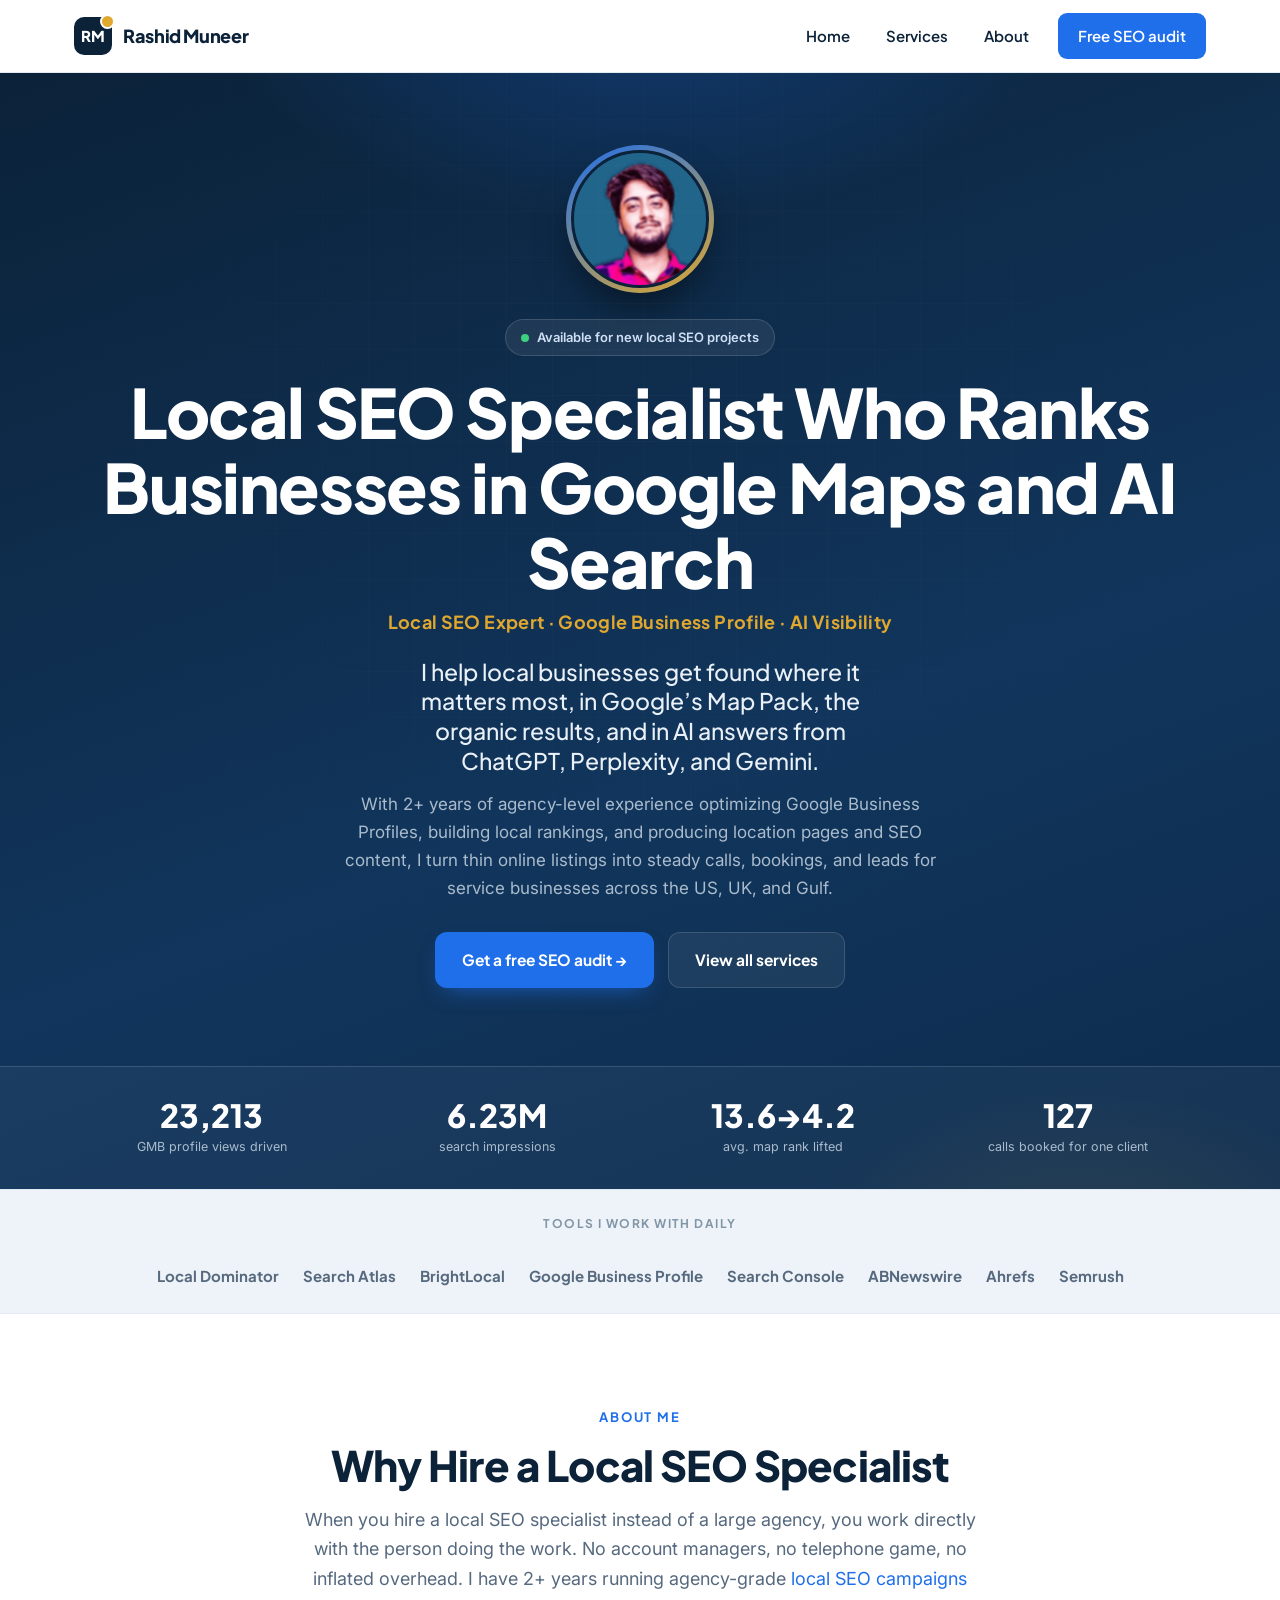
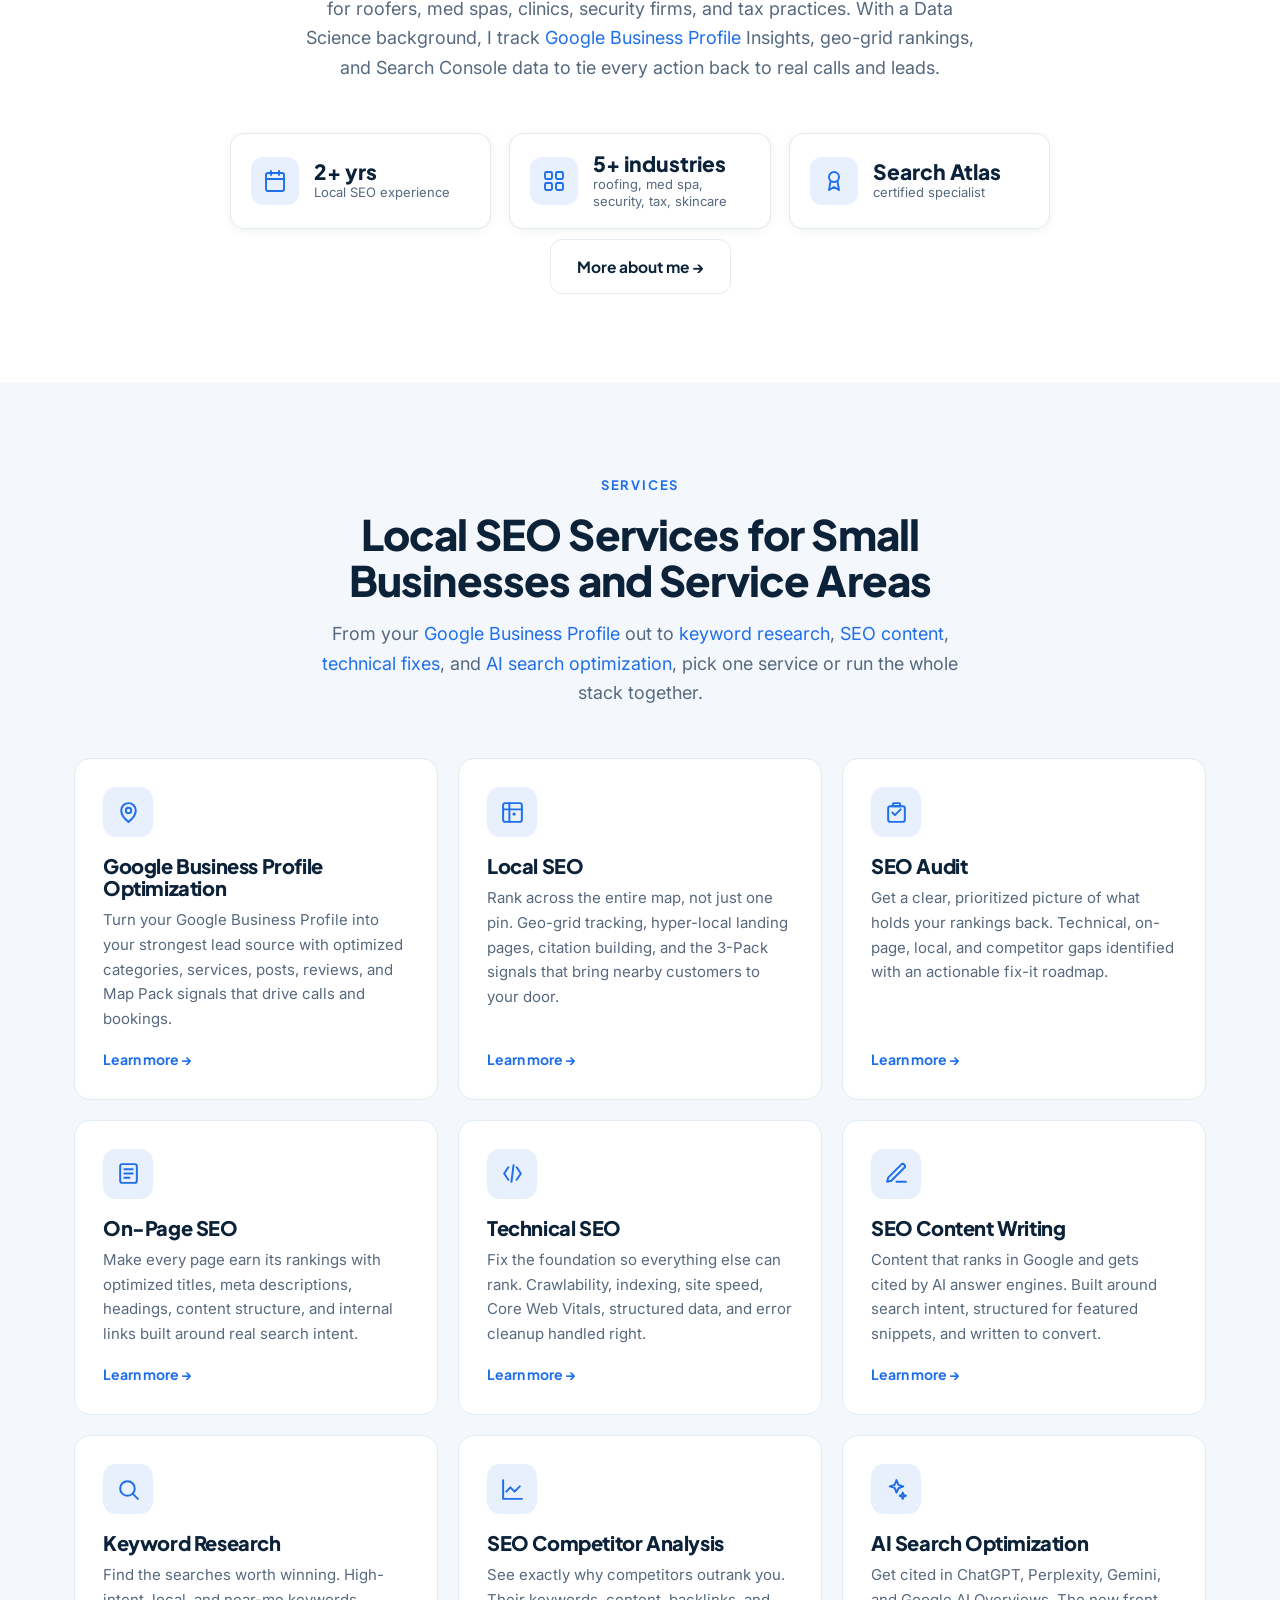
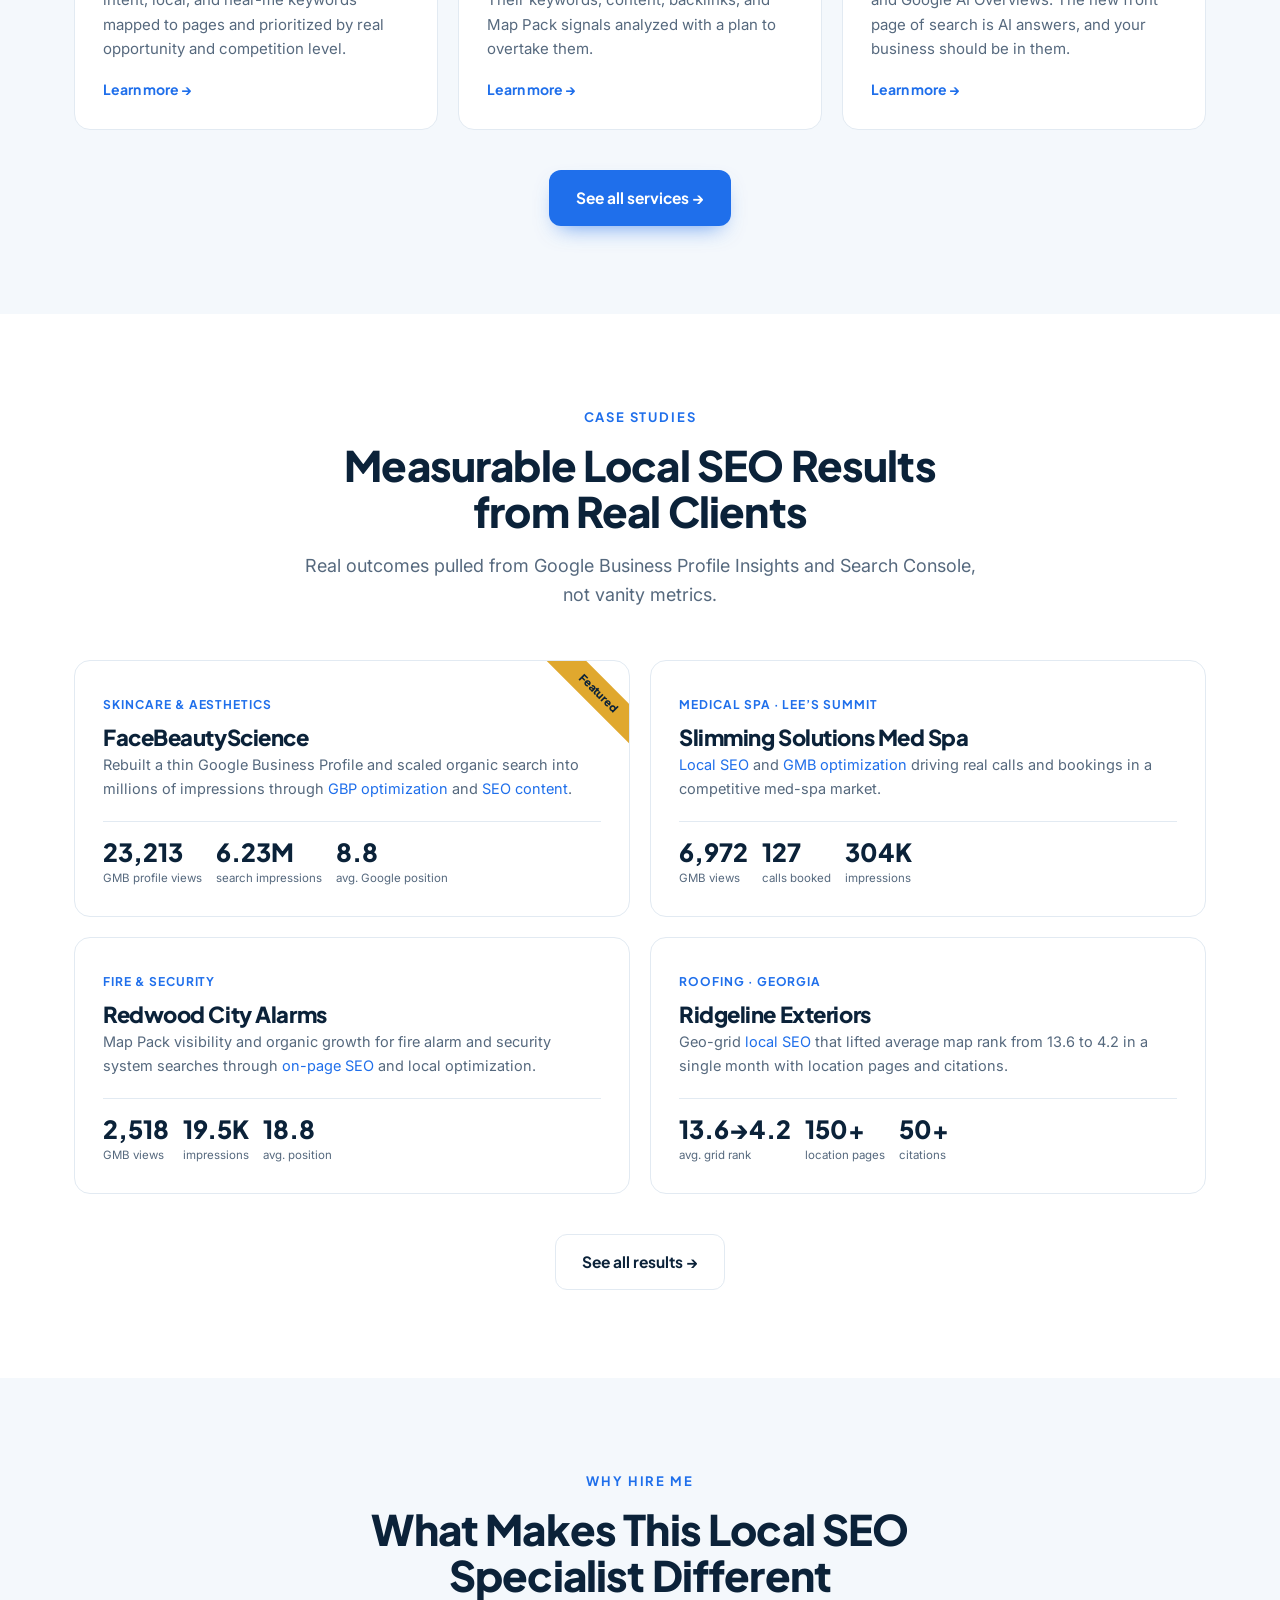
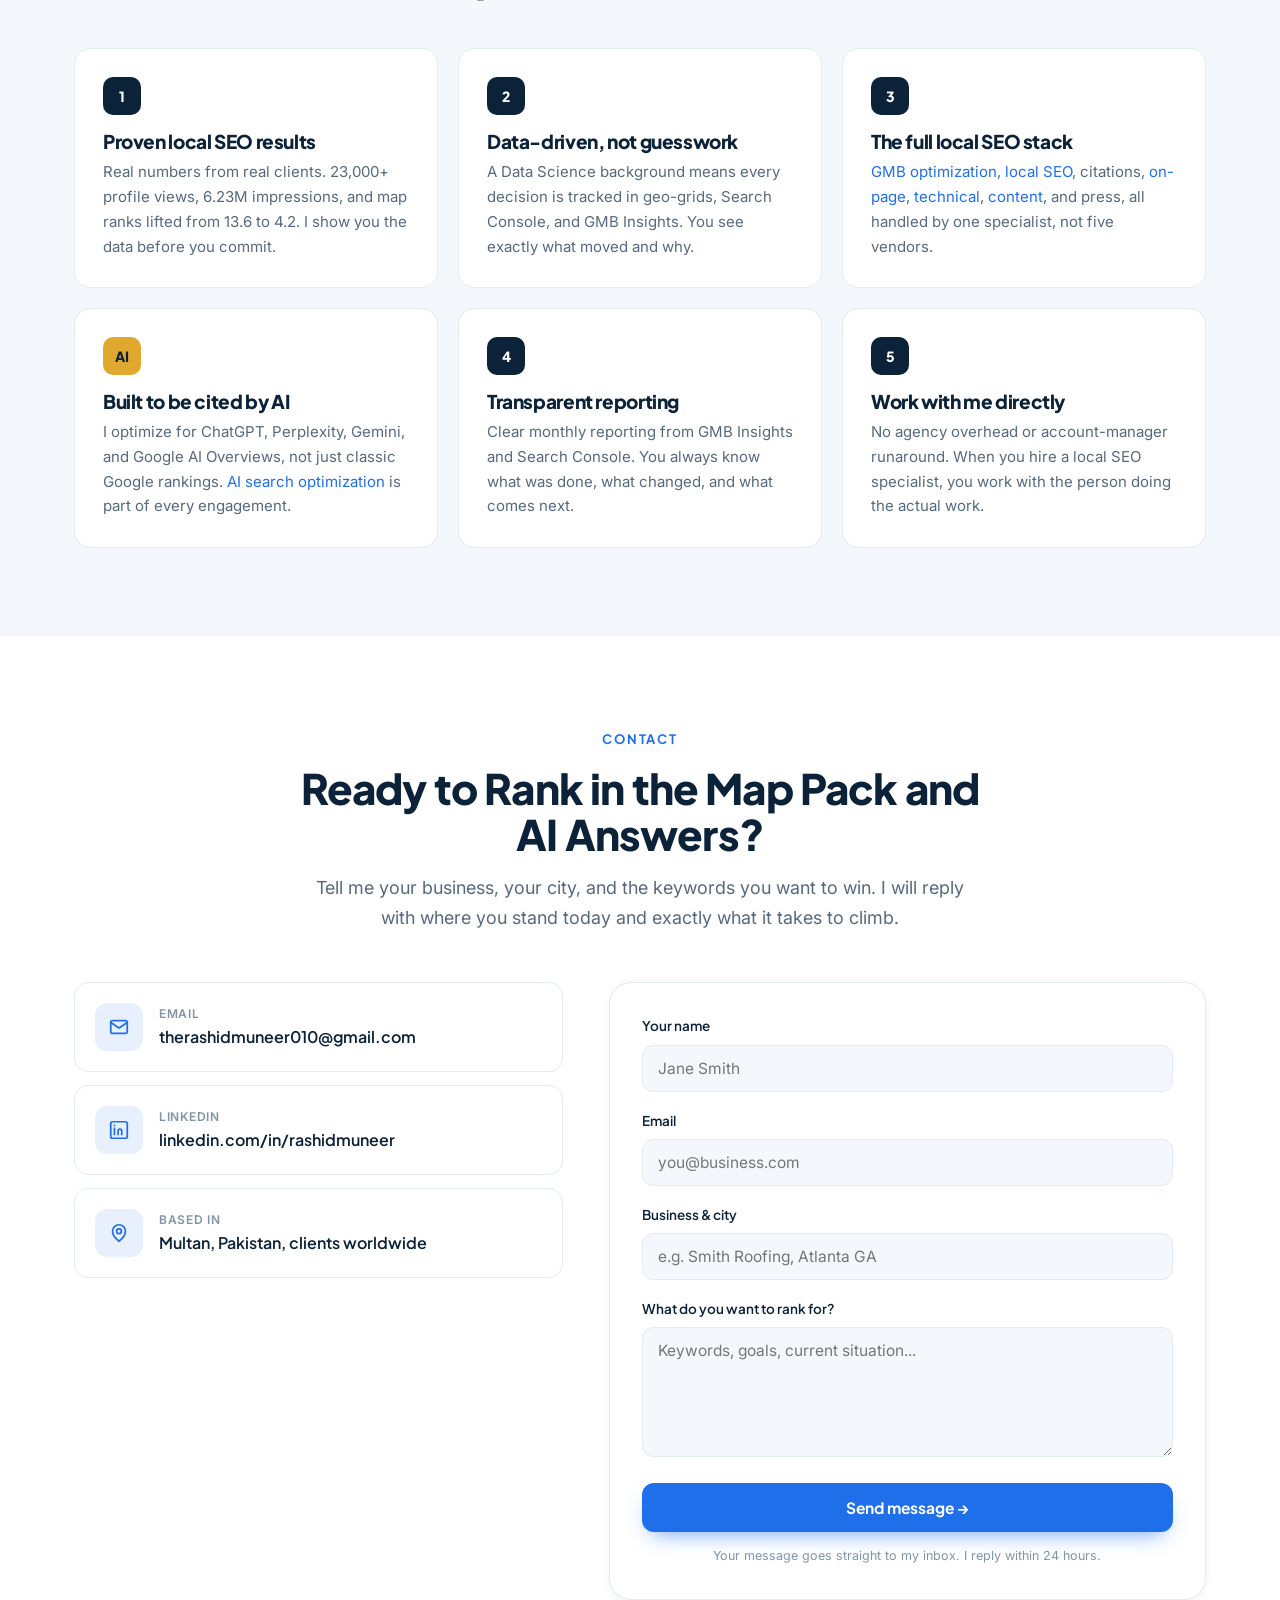
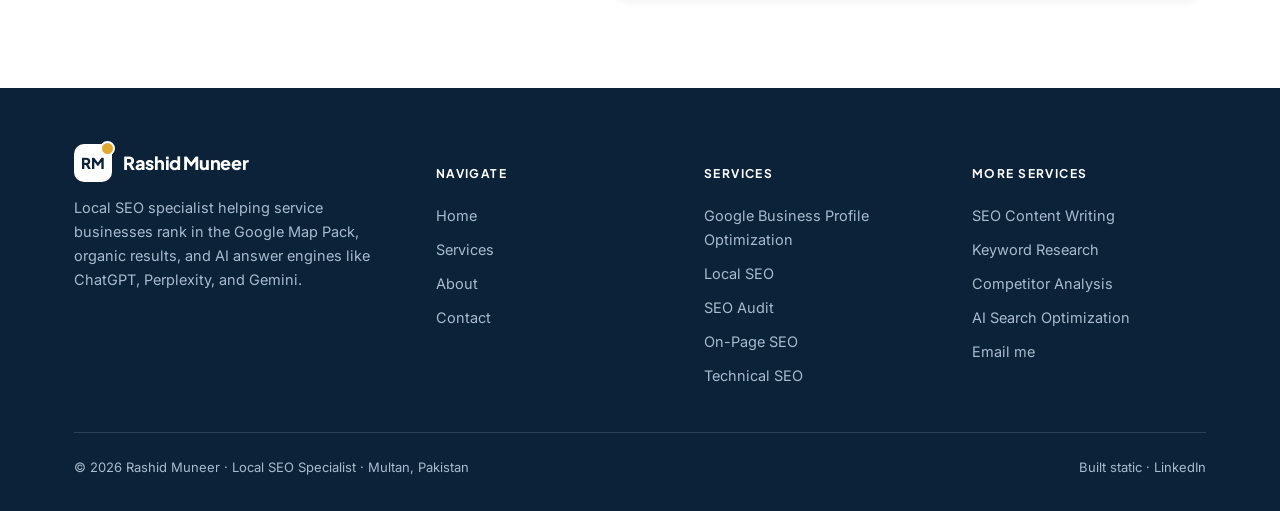
<file: index.html>
<!DOCTYPE html>
<html lang="en">
<head>
<meta charset="UTF-8">
<meta name="viewport" content="width=device-width, initial-scale=1.0">
<title>Hire a Local SEO Specialist for Maps and AI Search</title>
<meta name="description" content="I provide local SEO, Google Business Profile optimization, SEO audits, content, and AI search optimization to help service businesses earn more leads.">
<link rel="canonical" href="https://rashid-portfolio-web.vercel.app/">
<meta name="robots" content="index, follow, max-image-preview:large">
<meta name="author" content="Rashid Muneer">
<meta name="theme-color" content="#0B2239">
<meta property="og:type" content="website">
<meta property="og:site_name" content="Rashid Muneer | Local SEO Specialist">
<meta property="og:title" content="Hire a Local SEO Specialist for Maps and AI Search">
<meta property="og:description" content="I provide local SEO, Google Business Profile optimization, SEO audits, content, and AI search optimization to help service businesses earn more leads.">
<meta property="og:url" content="https://rashid-portfolio-web.vercel.app/">
<meta property="og:image" content="https://rashid-portfolio-web.vercel.app/rashid.png">
<meta name="twitter:card" content="summary_large_image">
<meta name="twitter:title" content="Hire a Local SEO Specialist for Maps and AI Search">
<meta name="twitter:description" content="I provide local SEO, Google Business Profile optimization, SEO audits, content, and AI search optimization to help service businesses earn more leads.">
<link rel="icon" href="./favicon.svg" type="image/svg+xml">
<link rel="preconnect" href="https://fonts.googleapis.com">
<link rel="preconnect" href="https://fonts.gstatic.com" crossorigin>
<link href="https://fonts.googleapis.com/css2?family=Plus+Jakarta+Sans:wght@500;600;700;800&family=Inter:wght@400;500;600&display=swap" rel="stylesheet">
<link rel="stylesheet" href="./style.css">
<script type="application/ld+json">{"@context":"https://schema.org","@type":"Person","name":"Rashid Muneer","jobTitle":"Local SEO Specialist","email":"mailto:therashidmuneer010@gmail.com","url":"https://rashid-portfolio-web.vercel.app/","image":"https://rashid-portfolio-web.vercel.app/rashid.png","sameAs":["https://www.linkedin.com/in/rashidmuneer/"],"address":{"@type":"PostalAddress","addressLocality":"Multan","addressCountry":"PK"},"knowsAbout":["Local SEO","Google Business Profile optimization","Google Map Pack ranking","Local citations and NAP consistency","Geo-grid rank tracking","BrightLocal","ABNewswire press releases","Search Atlas","Technical SEO","On-page SEO","Keyword research","AI search optimization (GEO / AEO)","Generative engine optimization"]}</script>
<script type="application/ld+json">{"@context":"https://schema.org","@type":"WebSite","name":"Rashid Muneer | Local SEO Specialist","url":"https://rashid-portfolio-web.vercel.app/"}</script>
<script type="application/ld+json">{"@context":"https://schema.org","@type":"BreadcrumbList","itemListElement":[{"@type":"ListItem","position":1,"name":"Home","item":"https://rashid-portfolio-web.vercel.app/"}]}</script>
  <meta name="google-site-verification" content="QDXaMs1Vgfu3q3rgK_YtShPMaFFJSxAZJGqBQNYFoJQ" />
  <!-- Google tag (gtag.js) -->
<script async src="https://www.googletagmanager.com/gtag/js?id=G-RWZ1E50CC9"></script>
<script>
  window.dataLayer = window.dataLayer || [];
  function gtag(){dataLayer.push(arguments);}
  gtag('js', new Date());

  gtag('config', 'G-RWZ1E50CC9');
</script>
</head>
<body>
<header class="site-header">
  <div class="container nav-wrap">
    <a href="./" class="logo"><span class="logo-mark">RM</span><span>Rashid Muneer</span></a>
    <button class="nav-toggle" aria-label="Open menu" aria-expanded="false"><span></span><span></span><span></span></button>
    <nav class="nav" aria-label="Primary">
      <a href="./">Home</a>
      <a href="./services">Services</a>
      <a href="./about">About</a>
      <a href="./contact" class="nav-cta">Free SEO audit</a>
    </nav>
  </div>
</header>

  <section class="hero">
    <div class="container hero-inner">
      <div class="hero-photo"><img src="./rashid.png" alt="Rashid Muneer, Local SEO Specialist" width="148" height="148"></div>
      <span class="hero-avail"><span class="dot"></span>Available for new local SEO projects</span>
      <h1>Local SEO Specialist Who Ranks Businesses in Google Maps and AI Search</h1>
      <div class="role">Local SEO Expert &middot; Google Business Profile &middot; AI Visibility</div>
      <p class="lede">I help local businesses get found where it matters most, in Google&rsquo;s Map Pack, the organic results, and in AI answers from ChatGPT, Perplexity, and Gemini.</p>
      <p class="sub">With 2+ years of agency-level experience optimizing Google Business Profiles, building local rankings, and producing location pages and SEO content, I turn thin online listings into steady calls, bookings, and leads for service businesses across the US, UK, and Gulf.</p>
      <div class="hero-cta">
        <a class="btn btn-primary" href="./contact">Get a free SEO audit &rarr;</a>
        <a class="btn btn-ghost-dark" href="./services">View all services</a>
      </div>
    </div>
    <div class="statbar">
      <div class="container">
        <div class="stat"><b>23,213</b><span>GMB profile views driven</span></div>
        <div class="stat"><b>6.23M</b><span>search impressions</span></div>
        <div class="stat"><b>13.6&rarr;4.2</b><span>avg. map rank lifted</span></div>
        <div class="stat"><b>127</b><span>calls booked for one client</span></div>
      </div>
    </div>
  </section>

  <div class="tools-strip">
    <div class="container">
      <span class="lbl">Tools I work with daily</span>
      <div class="ts"><span>Local Dominator</span><span>Search Atlas</span><span>BrightLocal</span><span>Google Business Profile</span><span>Search Console</span><span>ABNewswire</span><span>Ahrefs</span><span>Semrush</span></div>
    </div>
  </div>

  <section class="section">
    <div class="container">
      <div class="section-head">
        <span class="eyebrow">About me</span>
        <h2>Why Hire a Local SEO Specialist</h2>
        <p>When you hire a local SEO specialist instead of a large agency, you work directly with the person doing the work. No account managers, no telephone game, no inflated overhead. I have 2+ years running agency-grade <a href="./local-seo">local SEO campaigns</a> for roofers, med spas, clinics, security firms, and tax practices. With a Data Science background, I track <a href="./gmb-optimization">Google Business Profile</a> Insights, geo-grid rankings, and Search Console data to tie every action back to real calls and leads.</p>
      </div>
      <div class="about-stats">
        <div class="st">
          <div class="ic"><svg viewBox="0 0 24 24"><rect x="3" y="4" width="18" height="18" rx="2"/><path d="M16 2v4M8 2v4M3 10h18"/></svg></div>
          <div><b>2+ yrs</b><span>Local SEO experience</span></div>
        </div>
        <div class="st">
          <div class="ic"><svg viewBox="0 0 24 24"><rect x="3" y="3" width="7" height="7" rx="1.5"/><rect x="14" y="3" width="7" height="7" rx="1.5"/><rect x="3" y="14" width="7" height="7" rx="1.5"/><rect x="14" y="14" width="7" height="7" rx="1.5"/></svg></div>
          <div><b>5+ industries</b><span>roofing, med spa, security, tax, skincare</span></div>
        </div>
        <div class="st">
          <div class="ic"><svg viewBox="0 0 24 24"><circle cx="12" cy="8" r="5"/><path d="M8.5 12.5 7 21l5-3 5 3-1.5-8.5"/></svg></div>
          <div><b>Search Atlas</b><span>certified specialist</span></div>
        </div>
      </div>
      <div style="text-align:center;margin-top:10px"><a class="btn btn-outline" href="./about">More about me &rarr;</a></div>
    </div>
  </section>

  <section class="section alt">
    <div class="container">
      <div class="section-head">
        <span class="eyebrow">Services</span>
        <h2>Local SEO Services for Small Businesses and Service Areas</h2>
        <p>From your <a href="./gmb-optimization">Google Business Profile</a> out to <a href="./keyword-research">keyword research</a>, <a href="./content-seo">SEO content</a>, <a href="./technical-seo">technical fixes</a>, and <a href="./ai-search-optimization">AI search optimization</a>, pick one service or run the whole stack together.</p>
      </div>
      <div class="svc-grid"><a class="svc-card" href="./gmb-optimization" data-reveal>
      <div class="svc-ico"><svg viewBox="0 0 24 24"><path d="M12 21s7-5.6 7-11a7 7 0 1 0-14 0c0 5.4 7 11 7 11z"/><circle cx="12" cy="10" r="2.6"/></svg></div>
      <h3>Google Business Profile Optimization</h3>
      <p>Turn your Google Business Profile into your strongest lead source with optimized categories, services, posts, reviews, and Map Pack signals that drive calls and bookings.</p>
      <span class="more">Learn more &rarr;</span>
    </a><a class="svc-card" href="./local-seo" data-reveal>
      <div class="svc-ico"><svg viewBox="0 0 24 24"><rect x="3" y="3" width="18" height="18" rx="2"/><path d="M3 9h18M9 3v18"/><circle cx="13.5" cy="13.5" r="1.6" fill="#1F6FEB" stroke="none"/></svg></div>
      <h3>Local SEO</h3>
      <p>Rank across the entire map, not just one pin. Geo-grid tracking, hyper-local landing pages, citation building, and the 3-Pack signals that bring nearby customers to your door.</p>
      <span class="more">Learn more &rarr;</span>
    </a><a class="svc-card" href="./seo-audit" data-reveal>
      <div class="svc-ico"><svg viewBox="0 0 24 24"><path d="M9 3h6l1 3H8z"/><rect x="4" y="6" width="16" height="15" rx="2"/><path d="M8 12l2.5 2.5L16 9"/></svg></div>
      <h3>SEO Audit</h3>
      <p>Get a clear, prioritized picture of what holds your rankings back. Technical, on-page, local, and competitor gaps identified with an actionable fix-it roadmap.</p>
      <span class="more">Learn more &rarr;</span>
    </a><a class="svc-card" href="./on-page-seo" data-reveal>
      <div class="svc-ico"><svg viewBox="0 0 24 24"><rect x="4" y="3" width="16" height="18" rx="2"/><path d="M8 8h8M8 12h8M8 16h5"/></svg></div>
      <h3>On-Page SEO</h3>
      <p>Make every page earn its rankings with optimized titles, meta descriptions, headings, content structure, and internal links built around real search intent.</p>
      <span class="more">Learn more &rarr;</span>
    </a><a class="svc-card" href="./technical-seo" data-reveal>
      <div class="svc-ico"><svg viewBox="0 0 24 24"><path d="m16 18 4-6-4-6M8 6l-4 6 4 6"/><path d="M13 4l-2 16"/></svg></div>
      <h3>Technical SEO</h3>
      <p>Fix the foundation so everything else can rank. Crawlability, indexing, site speed, Core Web Vitals, structured data, and error cleanup handled right.</p>
      <span class="more">Learn more &rarr;</span>
    </a><a class="svc-card" href="./content-seo" data-reveal>
      <div class="svc-ico"><svg viewBox="0 0 24 24"><path d="M12 20h9"/><path d="M16.5 3.5a2.1 2.1 0 0 1 3 3L7 19l-4 1 1-4z"/></svg></div>
      <h3>SEO Content Writing</h3>
      <p>Content that ranks in Google and gets cited by AI answer engines. Built around search intent, structured for featured snippets, and written to convert.</p>
      <span class="more">Learn more &rarr;</span>
    </a><a class="svc-card" href="./keyword-research" data-reveal>
      <div class="svc-ico"><svg viewBox="0 0 24 24"><circle cx="11" cy="11" r="7"/><path d="m21 21-4.3-4.3"/></svg></div>
      <h3>Keyword Research</h3>
      <p>Find the searches worth winning. High-intent, local, and near-me keywords mapped to pages and prioritized by real opportunity and competition level.</p>
      <span class="more">Learn more &rarr;</span>
    </a><a class="svc-card" href="./competitor-analysis" data-reveal>
      <div class="svc-ico"><svg viewBox="0 0 24 24"><path d="M3 3v18h18"/><path d="m19 9-5 5-4-4-4 4"/></svg></div>
      <h3>SEO Competitor Analysis</h3>
      <p>See exactly why competitors outrank you. Their keywords, content, backlinks, and Map Pack signals analyzed with a plan to overtake them.</p>
      <span class="more">Learn more &rarr;</span>
    </a><a class="svc-card" href="./ai-search-optimization" data-reveal>
      <div class="svc-ico"><svg viewBox="0 0 24 24"><path d="M12 3l1.8 4.6L18.5 9l-4.6 1.8L12 15l-1.8-4.6L5.5 9l4.7-1.4z"/><path d="M18 15l.9 2.3L21 18l-2.1.8L18 21l-.8-2.2L15 18l2.1-.7z"/></svg></div>
      <h3>AI Search Optimization</h3>
      <p>Get cited in ChatGPT, Perplexity, Gemini, and Google AI Overviews. The new front page of search is AI answers, and your business should be in them.</p>
      <span class="more">Learn more &rarr;</span>
    </a></div>
      <div style="text-align:center;margin-top:40px"><a class="btn btn-primary" href="./services">See all services &rarr;</a></div>
    </div>
  </section>

  <section class="section">
    <div class="container">
      <div class="section-head">
        <span class="eyebrow">Case studies</span>
        <h2>Measurable Local SEO Results from Real Clients</h2>
        <p>Real outcomes pulled from Google Business Profile Insights and Search Console, not vanity metrics.</p>
      </div>
      <div class="case-grid"><article class="case" data-reveal><span class="ribbon">Featured</span>
      <span class="sector">Skincare &amp; Aesthetics</span>
      <h3>FaceBeautyScience</h3>
      <p class="desc">Rebuilt a thin Google Business Profile and scaled organic search into millions of impressions through <a href="./gmb-optimization">GBP optimization</a> and <a href="./content-seo">SEO content</a>.</p>
      <div class="metrics"><div class="metric"><b>23,213</b><span>GMB profile views</span></div><div class="metric"><b>6.23M</b><span>search impressions</span></div><div class="metric"><b>8.8</b><span>avg. Google position</span></div></div>
    </article><article class="case" data-reveal>
      <span class="sector">Medical Spa &middot; Lee&rsquo;s Summit</span>
      <h3>Slimming Solutions Med Spa</h3>
      <p class="desc"><a href="./local-seo">Local SEO</a> and <a href="./gmb-optimization">GMB optimization</a> driving real calls and bookings in a competitive med-spa market.</p>
      <div class="metrics"><div class="metric"><b>6,972</b><span>GMB views</span></div><div class="metric"><b>127</b><span>calls booked</span></div><div class="metric"><b>304K</b><span>impressions</span></div></div>
    </article><article class="case" data-reveal>
      <span class="sector">Fire &amp; Security</span>
      <h3>Redwood City Alarms</h3>
      <p class="desc">Map Pack visibility and organic growth for fire alarm and security system searches through <a href="./on-page-seo">on-page SEO</a> and local optimization.</p>
      <div class="metrics"><div class="metric"><b>2,518</b><span>GMB views</span></div><div class="metric"><b>19.5K</b><span>impressions</span></div><div class="metric"><b>18.8</b><span>avg. position</span></div></div>
    </article><article class="case" data-reveal>
      <span class="sector">Roofing &middot; Georgia</span>
      <h3>Ridgeline Exteriors</h3>
      <p class="desc">Geo-grid <a href="./local-seo">local SEO</a> that lifted average map rank from 13.6 to 4.2 in a single month with location pages and citations.</p>
      <div class="metrics"><div class="metric"><b>13.6&rarr;4.2</b><span>avg. grid rank</span></div><div class="metric"><b>150+</b><span>location pages</span></div><div class="metric"><b>50+</b><span>citations</span></div></div>
    </article></div>
      <div style="text-align:center;margin-top:40px"><a class="btn btn-outline" href="./about">See all results &rarr;</a></div>
    </div>
  </section>

  <section class="section alt">
    <div class="container">
      <div class="section-head">
        <span class="eyebrow">Why hire me</span>
        <h2>What Makes This Local SEO Specialist Different</h2>
      </div>
      <div class="why-grid"><div class="why " data-reveal><span class="n">1</span><h3>Proven local SEO results</h3><p>Real numbers from real clients. 23,000+ profile views, 6.23M impressions, and map ranks lifted from 13.6 to 4.2. I show you the data before you commit.</p></div><div class="why " data-reveal><span class="n">2</span><h3>Data-driven, not guesswork</h3><p>A Data Science background means every decision is tracked in geo-grids, Search Console, and GMB Insights. You see exactly what moved and why.</p></div><div class="why " data-reveal><span class="n">3</span><h3>The full local SEO stack</h3><p><a href="./gmb-optimization">GMB optimization</a>, <a href="./local-seo">local SEO</a>, citations, <a href="./on-page-seo">on-page</a>, <a href="./technical-seo">technical</a>, <a href="./content-seo">content</a>, and press, all handled by one specialist, not five vendors.</p></div><div class="why gold" data-reveal><span class="n">AI</span><h3>Built to be cited by AI</h3><p>I optimize for ChatGPT, Perplexity, Gemini, and Google AI Overviews, not just classic Google rankings. <a href="./ai-search-optimization">AI search optimization</a> is part of every engagement.</p></div><div class="why " data-reveal><span class="n">4</span><h3>Transparent reporting</h3><p>Clear monthly reporting from GMB Insights and Search Console. You always know what was done, what changed, and what comes next.</p></div><div class="why " data-reveal><span class="n">5</span><h3>Work with me directly</h3><p>No agency overhead or account-manager runaround. When you hire a local SEO specialist, you work with the person doing the actual work.</p></div></div>
    </div>
  </section>

  <section class="section" id="contact">
    <div class="container">
      <div class="section-head">
        <span class="eyebrow">Contact</span>
        <h2>Ready to Rank in the Map Pack and AI Answers?</h2>
        <p>Tell me your business, your city, and the keywords you want to win. I will reply with where you stand today and exactly what it takes to climb.</p>
      </div>
      <div class="contact-grid">
        <div class="contact-cards">
          <a href="mailto:therashidmuneer010@gmail.com">
            <div class="ic"><svg viewBox="0 0 24 24" fill="none" stroke-linecap="round" stroke-linejoin="round"><rect x="3" y="5" width="18" height="14" rx="2"/><path d="m3 7 9 6 9-6"/></svg></div>
            <div><div class="l">Email</div><div class="v">therashidmuneer010@gmail.com</div></div>
          </a>
          <a href="https://www.linkedin.com/in/rashidmuneer/" target="_blank" rel="noopener">
            <div class="ic"><svg viewBox="0 0 24 24" fill="none" stroke-linecap="round" stroke-linejoin="round"><rect x="3" y="3" width="18" height="18" rx="2"/><path d="M7 10v7M7 7v.01M11 17v-4a2 2 0 0 1 4 0v4"/></svg></div>
            <div><div class="l">LinkedIn</div><div class="v">linkedin.com/in/rashidmuneer</div></div>
          </a>
          <div class="c">
            <div class="ic"><svg viewBox="0 0 24 24" fill="none" stroke-linecap="round" stroke-linejoin="round"><path d="M12 21s7-5.6 7-11a7 7 0 1 0-14 0c0 5.4 7 11 7 11z"/><circle cx="12" cy="10" r="2.6"/></svg></div>
            <div><div class="l">Based in</div><div class="v">Multan, Pakistan, clients worldwide</div></div>
          </div>
        </div>
        <div class="form">
          <div class="field"><label for="f-name">Your name</label><input class="input" id="f-name" type="text" placeholder="Jane Smith"></div>
          <div class="field"><label for="f-email">Email</label><input class="input" id="f-email" type="email" placeholder="you@business.com"></div>
          <div class="field"><label for="f-biz">Business &amp; city</label><input class="input" id="f-biz" type="text" placeholder="e.g. Smith Roofing, Atlanta GA"></div>
          <div class="field"><label for="f-msg">What do you want to rank for?</label><textarea class="textarea" id="f-msg" placeholder="Keywords, goals, current situation..."></textarea></div>
          <button class="btn btn-primary" id="sendBtn" type="button">Send message &rarr;</button>
          <p class="note">Your message goes straight to my inbox. I reply within 24 hours.</p>
        </div>
      </div>
    </div>
  </section>
<footer class="site-footer">
  <div class="container">
    <div class="footer-top">
      <div class="footer-brand">
        <a href="./" class="logo"><span class="logo-mark">RM</span><span>Rashid Muneer</span></a>
        <p>Local SEO specialist helping service businesses rank in the Google Map Pack, organic results, and AI answer engines like ChatGPT, Perplexity, and Gemini.</p>
      </div>
      <div class="footer-col">
        <h5>Navigate</h5>
        <a href="./">Home</a>
        <a href="./services">Services</a>
        <a href="./about">About</a>
        <a href="./contact">Contact</a>
      </div>
      <div class="footer-col">
        <h5>Services</h5>
        <a href="./gmb-optimization">Google Business Profile Optimization</a>
        <a href="./local-seo">Local SEO</a>
        <a href="./seo-audit">SEO Audit</a>
        <a href="./on-page-seo">On-Page SEO</a>
        <a href="./technical-seo">Technical SEO</a>
      </div>
      <div class="footer-col">
        <h5>More Services</h5>
        <a href="./content-seo">SEO Content Writing</a>
        <a href="./keyword-research">Keyword Research</a>
        <a href="./competitor-analysis">Competitor Analysis</a>
        <a href="./ai-search-optimization">AI Search Optimization</a>
        <a href="mailto:therashidmuneer010@gmail.com">Email me</a>
      </div>
    </div>
    <div class="footer-bottom">
      <span>&copy; <span id="yr">2026</span> Rashid Muneer &middot; Local SEO Specialist &middot; Multan, Pakistan</span>
      <span>Built static &middot; <a href="https://www.linkedin.com/in/rashidmuneer/" target="_blank" rel="noopener">LinkedIn</a></span>
    </div>
  </div>
</footer>
<script src="./script.js"></script>
</body>
</html>
</file>
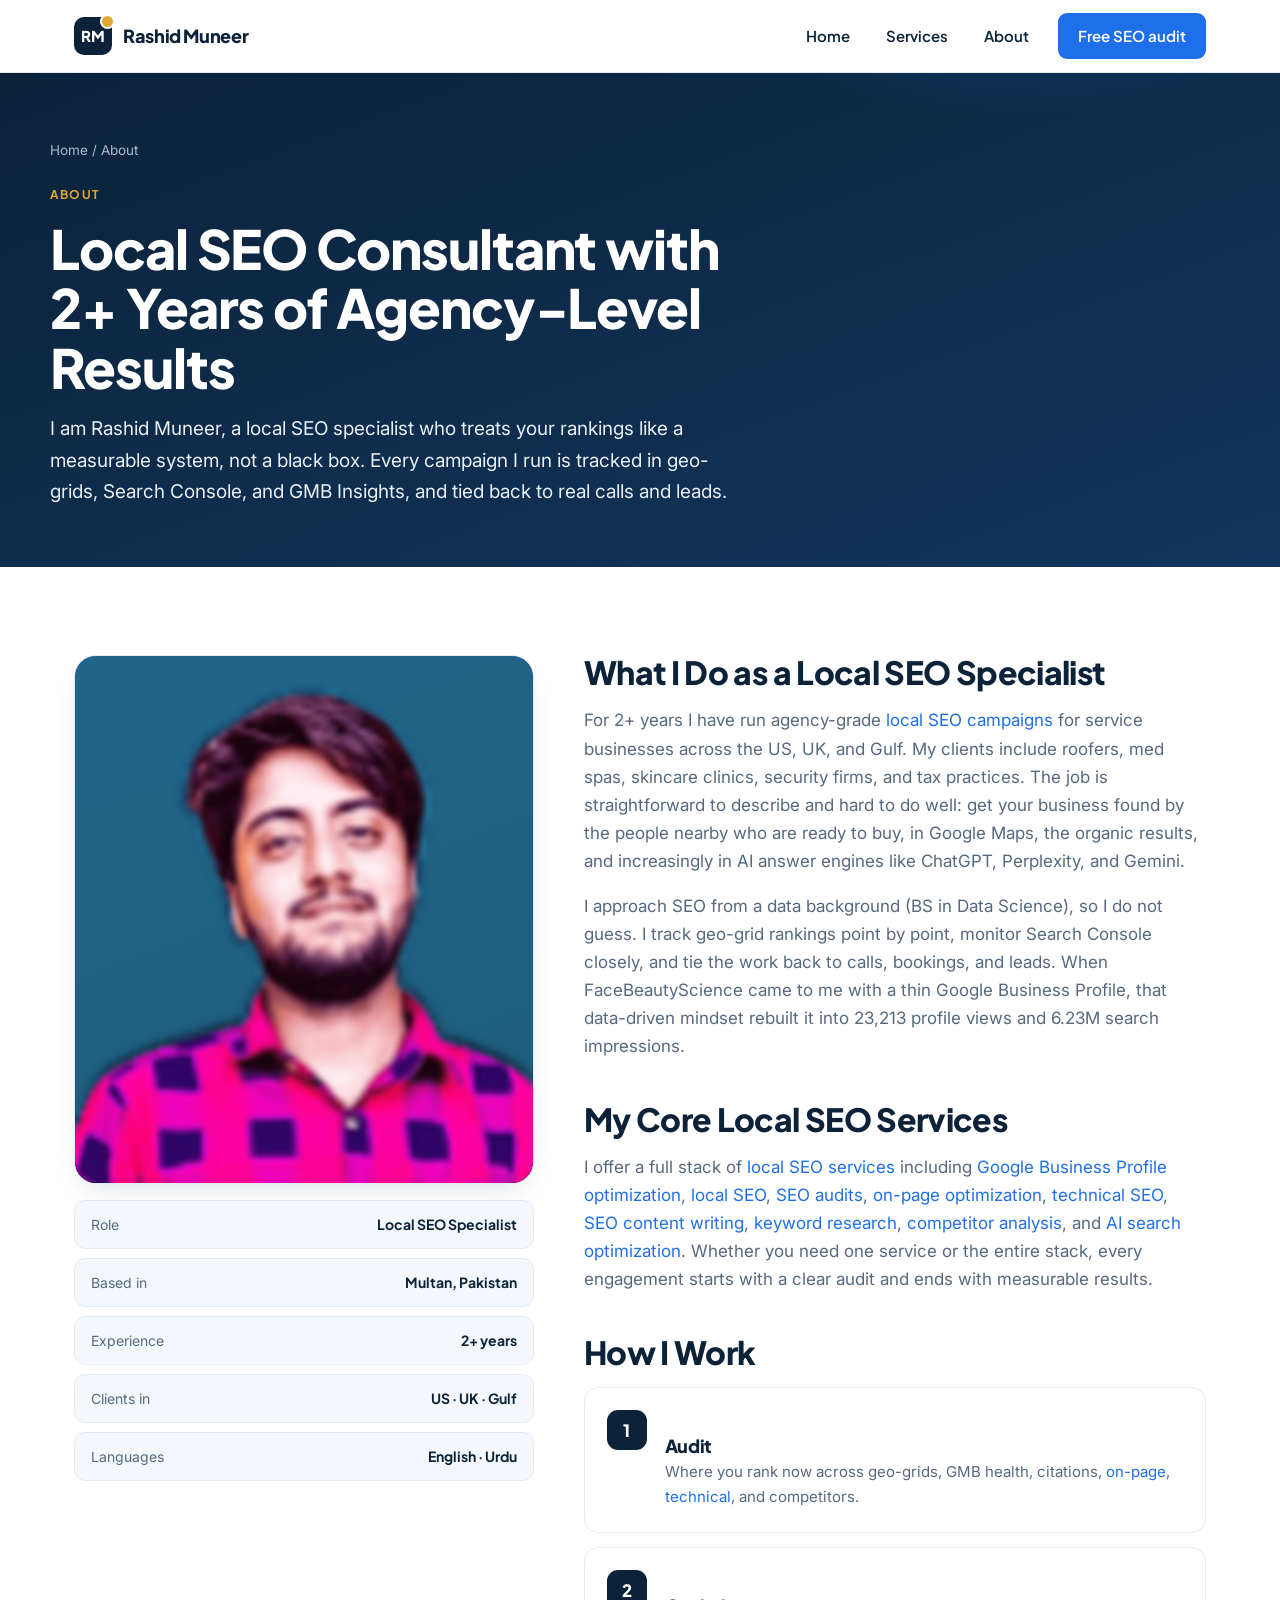
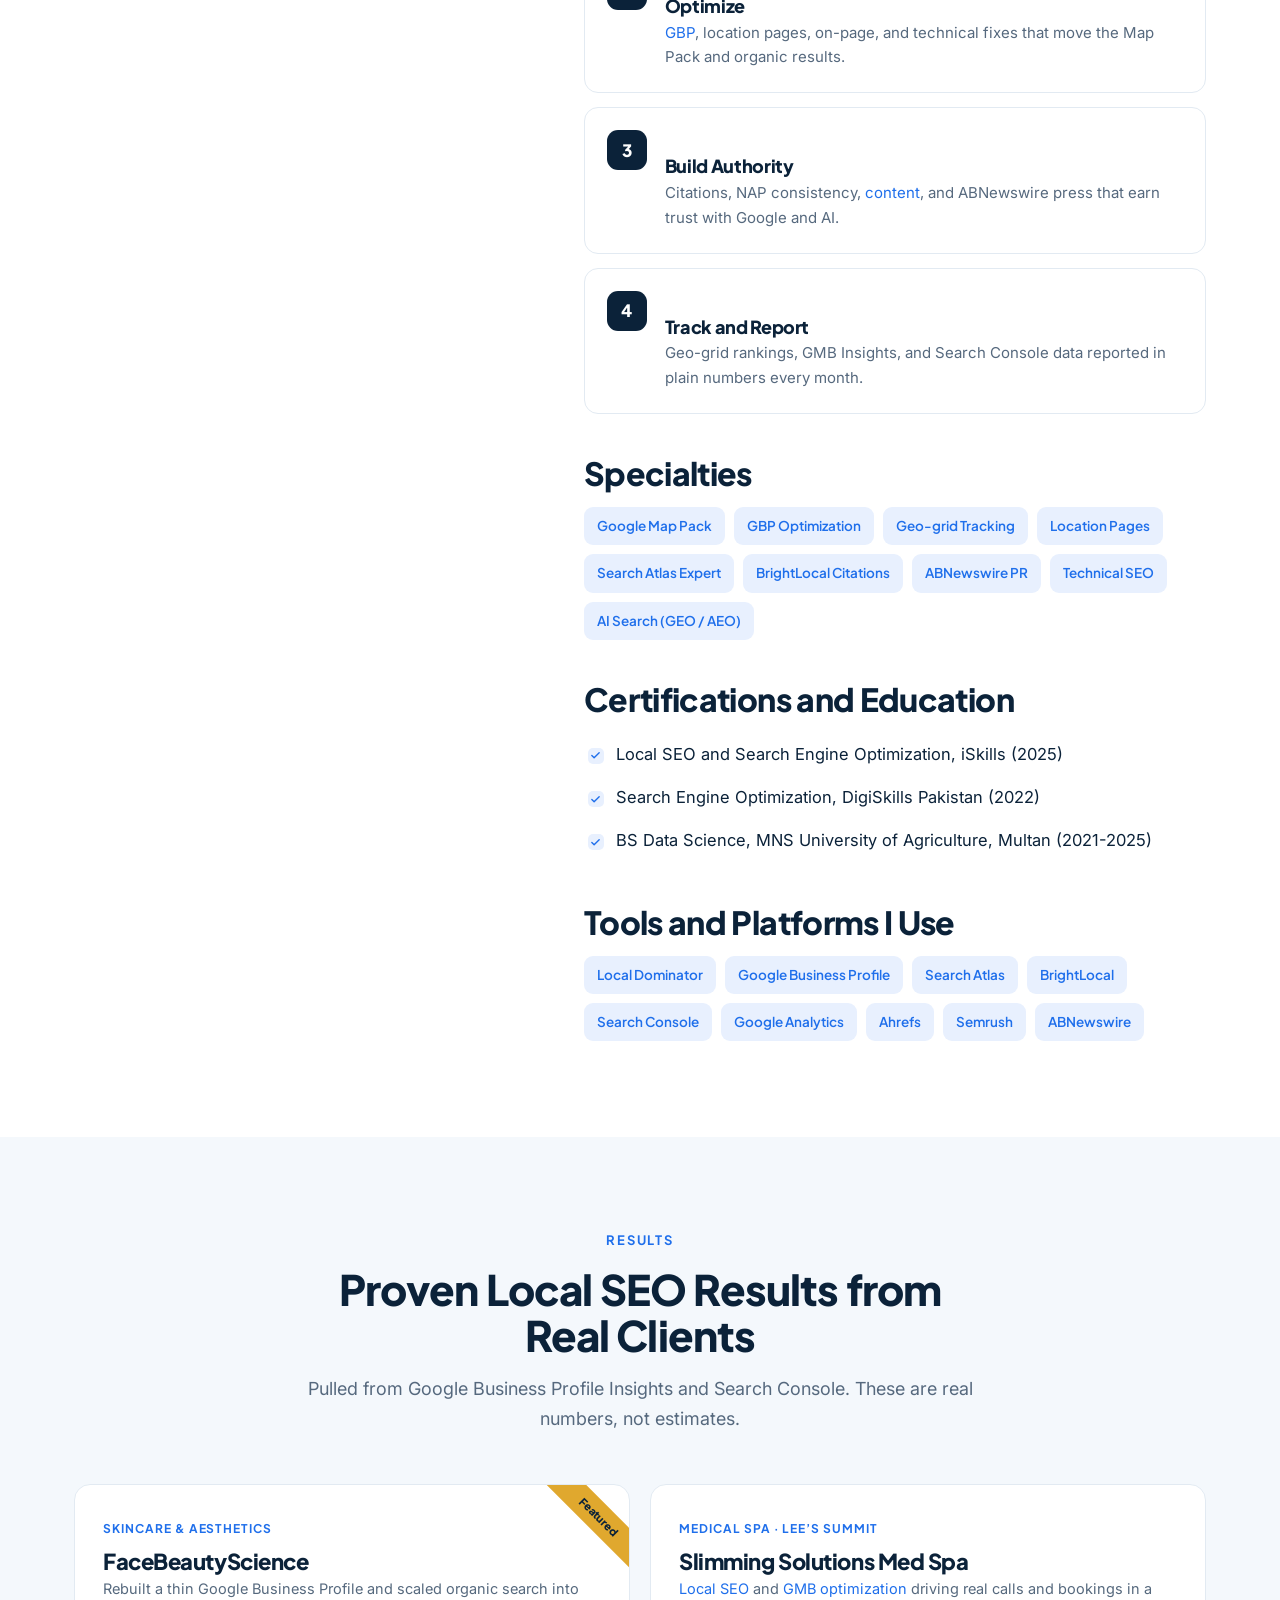
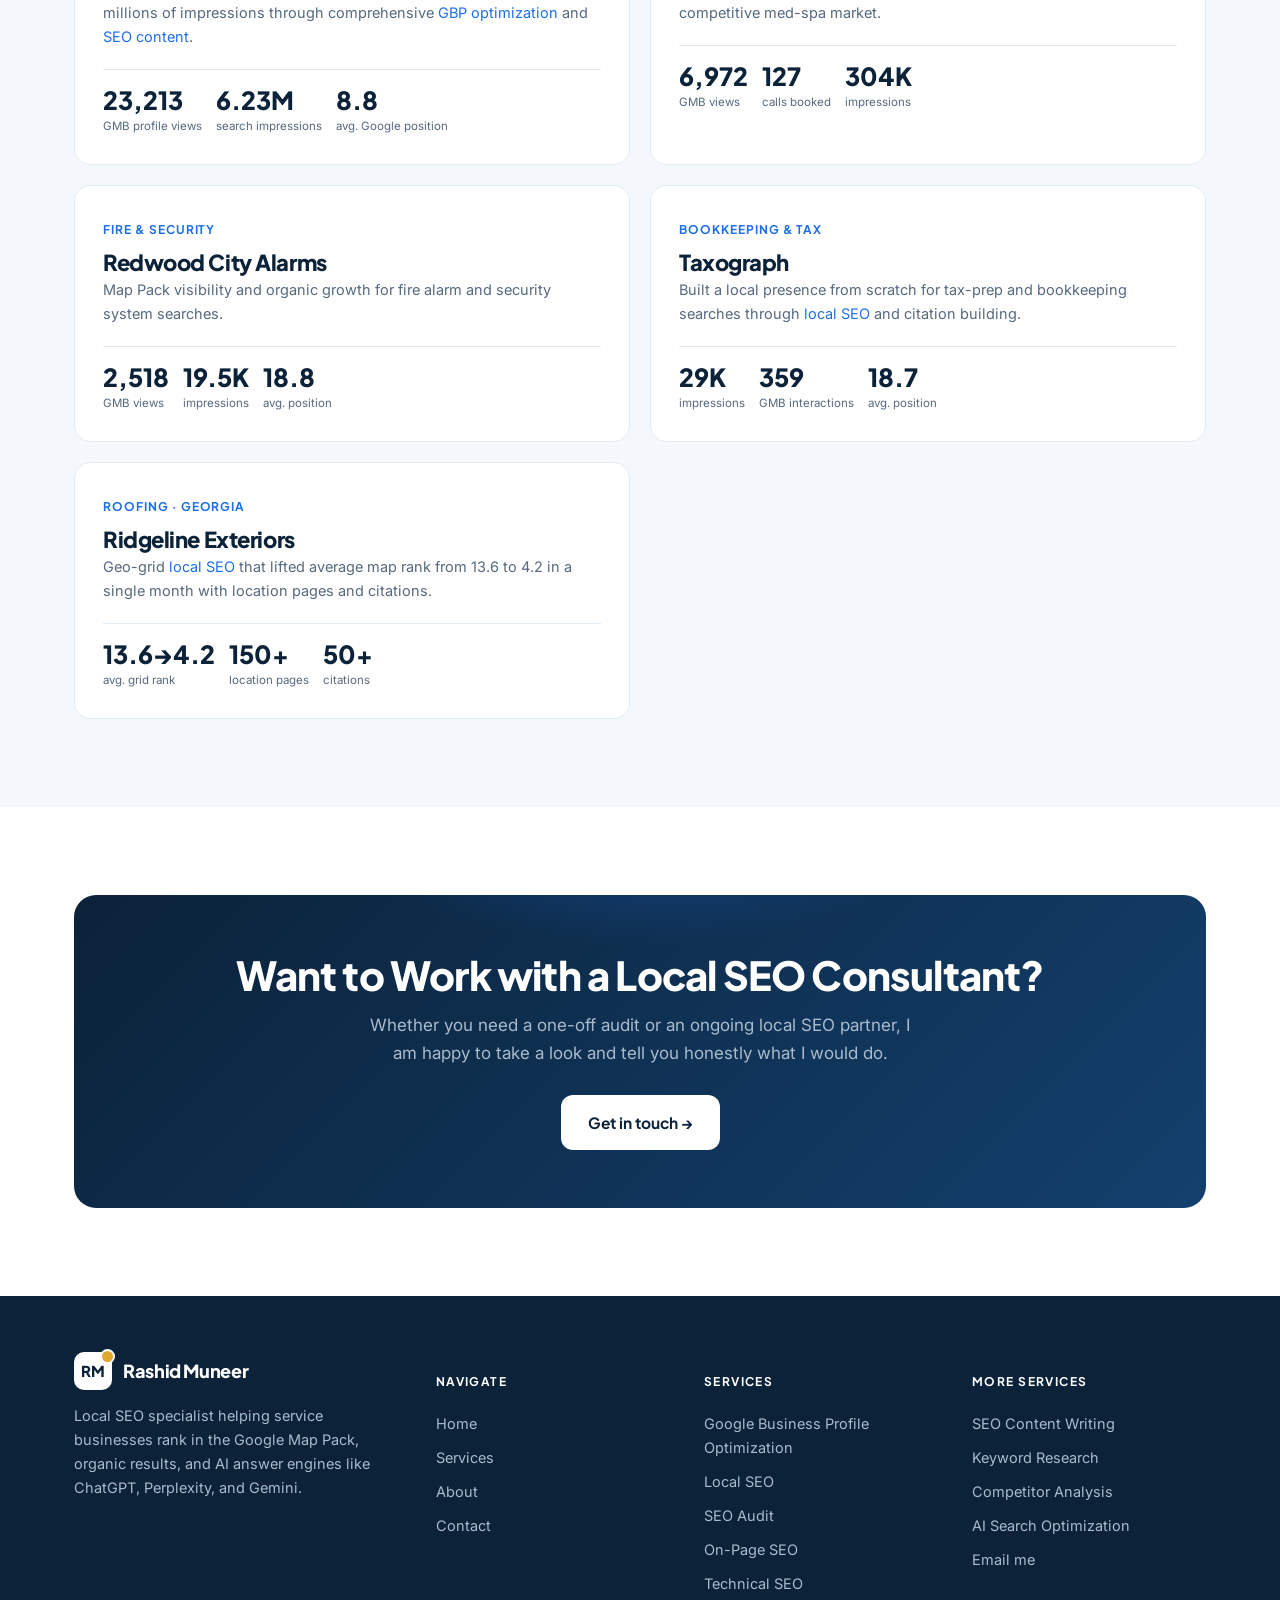
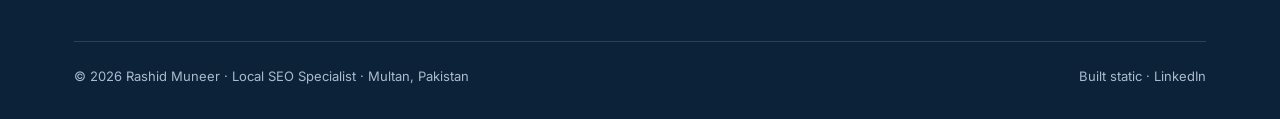
<file: about.html>
<!DOCTYPE html>
<html lang="en">
<head>
<meta charset="UTF-8">
<meta name="viewport" content="width=device-width, initial-scale=1.0">
<title>About Rashid Muneer, Local SEO Consultant with Agency-Level Results</title>
<meta name="description" content="Rashid Muneer is a local SEO consultant with 2+ years of agency-level experience ranking service businesses in Google Maps, the 3-Pack, and AI answers. Data Science background, Search Atlas certified.">
<link rel="canonical" href="https://rashid-portfolio-web.vercel.app/about">
<meta name="robots" content="index, follow, max-image-preview:large">
<meta name="author" content="Rashid Muneer">
<meta name="theme-color" content="#0B2239">
<meta property="og:type" content="website">
<meta property="og:site_name" content="Rashid Muneer | Local SEO Specialist">
<meta property="og:title" content="About Rashid Muneer, Local SEO Consultant with Agency-Level Results">
<meta property="og:description" content="Rashid Muneer is a local SEO consultant with 2+ years of agency-level experience ranking service businesses in Google Maps, the 3-Pack, and AI answers. Data Science background, Search Atlas certified.">
<meta property="og:url" content="https://rashid-portfolio-web.vercel.app/about">
<meta property="og:image" content="https://rashid-portfolio-web.vercel.app/rashid.png">
<meta name="twitter:card" content="summary_large_image">
<meta name="twitter:title" content="About Rashid Muneer, Local SEO Consultant with Agency-Level Results">
<meta name="twitter:description" content="Rashid Muneer is a local SEO consultant with 2+ years of agency-level experience ranking service businesses in Google Maps, the 3-Pack, and AI answers. Data Science background, Search Atlas certified.">
<link rel="icon" href="./favicon.svg" type="image/svg+xml">
<link rel="preconnect" href="https://fonts.googleapis.com">
<link rel="preconnect" href="https://fonts.gstatic.com" crossorigin>
<link href="https://fonts.googleapis.com/css2?family=Plus+Jakarta+Sans:wght@500;600;700;800&family=Inter:wght@400;500;600&display=swap" rel="stylesheet">
<link rel="stylesheet" href="./style.css">
<script type="application/ld+json">{"@context":"https://schema.org","@type":"Person","name":"Rashid Muneer","jobTitle":"Local SEO Specialist","email":"mailto:therashidmuneer010@gmail.com","url":"https://rashid-portfolio-web.vercel.app/","image":"https://rashid-portfolio-web.vercel.app/rashid.png","sameAs":["https://www.linkedin.com/in/rashidmuneer/"],"address":{"@type":"PostalAddress","addressLocality":"Multan","addressCountry":"PK"},"knowsAbout":["Local SEO","Google Business Profile optimization","Google Map Pack ranking","Local citations and NAP consistency","Geo-grid rank tracking","BrightLocal","ABNewswire press releases","Search Atlas","Technical SEO","On-page SEO","Keyword research","AI search optimization (GEO / AEO)","Generative engine optimization"]}</script>
<script type="application/ld+json">{"@context":"https://schema.org","@type":"WebSite","name":"Rashid Muneer | Local SEO Specialist","url":"https://rashid-portfolio-web.vercel.app/"}</script>
<script type="application/ld+json">{"@context":"https://schema.org","@type":"BreadcrumbList","itemListElement":[{"@type":"ListItem","position":1,"name":"Home","item":"https://rashid-portfolio-web.vercel.app/"},{"@type":"ListItem","position":2,"name":"About","item":"https://rashid-portfolio-web.vercel.app/about"}]}</script>
</head>
<body>
<header class="site-header">
  <div class="container nav-wrap">
    <a href="./" class="logo"><span class="logo-mark">RM</span><span>Rashid Muneer</span></a>
    <button class="nav-toggle" aria-label="Open menu" aria-expanded="false"><span></span><span></span><span></span></button>
    <nav class="nav" aria-label="Primary">
      <a href="./">Home</a>
      <a href="./services">Services</a>
      <a href="./about">About</a>
      <a href="./contact" class="nav-cta">Free SEO audit</a>
    </nav>
  </div>
</header>

  <section class="page-hero">
    <div class="container">
      <div class="breadcrumb"><a href="./">Home</a> / About</div>
      <span class="pill-tag">About</span>
      <h1>Local SEO Consultant with 2+ Years of Agency-Level Results</h1>
      <p>I am Rashid Muneer, a local SEO specialist who treats your rankings like a measurable system, not a black box. Every campaign I run is tracked in geo-grids, Search Console, and GMB Insights, and tied back to real calls and leads.</p>
    </div>
  </section>

  <section class="section">
    <div class="container about-layout">
      <aside class="about-side">
        <div class="frame"><img src="./rashid.png" alt="Rashid Muneer, Local SEO Consultant"></div>
        <div class="facts">
          <div><span>Role</span><b>Local SEO Specialist</b></div>
          <div><span>Based in</span><b>Multan, Pakistan</b></div>
          <div><span>Experience</span><b>2+ years</b></div>
          <div><span>Clients in</span><b>US &middot; UK &middot; Gulf</b></div>
          <div><span>Languages</span><b>English &middot; Urdu</b></div>
        </div>
      </aside>
      <div class="prose wide">
        <h2>What I Do as a Local SEO Specialist</h2>
        <p>For 2+ years I have run agency-grade <a href="./local-seo">local SEO campaigns</a> for service businesses across the US, UK, and Gulf. My clients include roofers, med spas, skincare clinics, security firms, and tax practices. The job is straightforward to describe and hard to do well: get your business found by the people nearby who are ready to buy, in Google Maps, the organic results, and increasingly in AI answer engines like ChatGPT, Perplexity, and Gemini.</p>
        <p>I approach SEO from a data background (BS in Data Science), so I do not guess. I track geo-grid rankings point by point, monitor Search Console closely, and tie the work back to calls, bookings, and leads. When FaceBeautyScience came to me with a thin Google Business Profile, that data-driven mindset rebuilt it into 23,213 profile views and 6.23M search impressions.</p>

        <h2>My Core Local SEO Services</h2>
        <p>I offer a full stack of <a href="./services">local SEO services</a> including <a href="./gmb-optimization">Google Business Profile optimization</a>, <a href="./local-seo">local SEO</a>, <a href="./seo-audit">SEO audits</a>, <a href="./on-page-seo">on-page optimization</a>, <a href="./technical-seo">technical SEO</a>, <a href="./content-seo">SEO content writing</a>, <a href="./keyword-research">keyword research</a>, <a href="./competitor-analysis">competitor analysis</a>, and <a href="./ai-search-optimization">AI search optimization</a>. Whether you need one service or the entire stack, every engagement starts with a clear audit and ends with measurable results.</p>

        <h2>How I Work</h2>
        <div class="steps">
          <div class="step-item"><span class="num">1</span><div><h3>Audit</h3><p>Where you rank now across geo-grids, GMB health, citations, <a href="./on-page-seo">on-page</a>, <a href="./technical-seo">technical</a>, and competitors.</p></div></div>
          <div class="step-item"><span class="num">2</span><div><h3>Optimize</h3><p><a href="./gmb-optimization">GBP</a>, location pages, on-page, and technical fixes that move the Map Pack and organic results.</p></div></div>
          <div class="step-item"><span class="num">3</span><div><h3>Build Authority</h3><p>Citations, NAP consistency, <a href="./content-seo">content</a>, and ABNewswire press that earn trust with Google and AI.</p></div></div>
          <div class="step-item"><span class="num">4</span><div><h3>Track and Report</h3><p>Geo-grid rankings, GMB Insights, and Search Console data reported in plain numbers every month.</p></div></div>
        </div>

        <h2>Specialties</h2>
        <div class="badges">
          <span class="badge">Google Map Pack</span><span class="badge">GBP Optimization</span><span class="badge">Geo-grid Tracking</span>
          <span class="badge">Location Pages</span><span class="badge">Search Atlas Expert</span><span class="badge">BrightLocal Citations</span>
          <span class="badge">ABNewswire PR</span><span class="badge">Technical SEO</span><span class="badge">AI Search (GEO / AEO)</span>
        </div>

        <h2>Certifications and Education</h2>
        <ul>
          <li>Local SEO and Search Engine Optimization, iSkills (2025)</li>
          <li>Search Engine Optimization, DigiSkills Pakistan (2022)</li>
          <li>BS Data Science, MNS University of Agriculture, Multan (2021-2025)</li>
        </ul>

        <h2>Tools and Platforms I Use</h2>
        <div class="badges">
          <span class="badge">Local Dominator</span><span class="badge">Google Business Profile</span><span class="badge">Search Atlas</span>
          <span class="badge">BrightLocal</span><span class="badge">Search Console</span><span class="badge">Google Analytics</span>
          <span class="badge">Ahrefs</span><span class="badge">Semrush</span><span class="badge">ABNewswire</span>
        </div>
      </div>
    </div>
  </section>

  <section class="section alt">
    <div class="container">
      <div class="section-head"><span class="eyebrow">Results</span><h2>Proven Local SEO Results from Real Clients</h2><p>Pulled from Google Business Profile Insights and Search Console. These are real numbers, not estimates.</p></div>
      <div class="case-grid"><article class="case" data-reveal><span class="ribbon">Featured</span>
      <span class="sector">Skincare &amp; Aesthetics</span>
      <h3>FaceBeautyScience</h3>
      <p class="desc">Rebuilt a thin Google Business Profile and scaled organic search into millions of impressions through comprehensive <a href="./gmb-optimization">GBP optimization</a> and <a href="./content-seo">SEO content</a>.</p>
      <div class="metrics"><div class="metric"><b>23,213</b><span>GMB profile views</span></div><div class="metric"><b>6.23M</b><span>search impressions</span></div><div class="metric"><b>8.8</b><span>avg. Google position</span></div></div>
    </article><article class="case" data-reveal>
      <span class="sector">Medical Spa &middot; Lee&rsquo;s Summit</span>
      <h3>Slimming Solutions Med Spa</h3>
      <p class="desc"><a href="./local-seo">Local SEO</a> and <a href="./gmb-optimization">GMB optimization</a> driving real calls and bookings in a competitive med-spa market.</p>
      <div class="metrics"><div class="metric"><b>6,972</b><span>GMB views</span></div><div class="metric"><b>127</b><span>calls booked</span></div><div class="metric"><b>304K</b><span>impressions</span></div></div>
    </article><article class="case" data-reveal>
      <span class="sector">Fire &amp; Security</span>
      <h3>Redwood City Alarms</h3>
      <p class="desc">Map Pack visibility and organic growth for fire alarm and security system searches.</p>
      <div class="metrics"><div class="metric"><b>2,518</b><span>GMB views</span></div><div class="metric"><b>19.5K</b><span>impressions</span></div><div class="metric"><b>18.8</b><span>avg. position</span></div></div>
    </article><article class="case" data-reveal>
      <span class="sector">Bookkeeping &amp; Tax</span>
      <h3>Taxograph</h3>
      <p class="desc">Built a local presence from scratch for tax-prep and bookkeeping searches through <a href="./local-seo">local SEO</a> and citation building.</p>
      <div class="metrics"><div class="metric"><b>29K</b><span>impressions</span></div><div class="metric"><b>359</b><span>GMB interactions</span></div><div class="metric"><b>18.7</b><span>avg. position</span></div></div>
    </article><article class="case" data-reveal>
      <span class="sector">Roofing &middot; Georgia</span>
      <h3>Ridgeline Exteriors</h3>
      <p class="desc">Geo-grid <a href="./local-seo">local SEO</a> that lifted average map rank from 13.6 to 4.2 in a single month with location pages and citations.</p>
      <div class="metrics"><div class="metric"><b>13.6&rarr;4.2</b><span>avg. grid rank</span></div><div class="metric"><b>150+</b><span>location pages</span></div><div class="metric"><b>50+</b><span>citations</span></div></div>
    </article></div>
    </div>
  </section>

  <section class="section">
    <div class="container">
      <div class="cta-band">
        <h2>Want to Work with a Local SEO Consultant?</h2>
        <p>Whether you need a one-off audit or an ongoing local SEO partner, I am happy to take a look and tell you honestly what I would do.</p>
        <div class="hero-cta" style="justify-content:center"><a class="btn btn-light" href="./contact">Get in touch &rarr;</a></div>
      </div>
    </div>
  </section>
<footer class="site-footer">
  <div class="container">
    <div class="footer-top">
      <div class="footer-brand">
        <a href="./" class="logo"><span class="logo-mark">RM</span><span>Rashid Muneer</span></a>
        <p>Local SEO specialist helping service businesses rank in the Google Map Pack, organic results, and AI answer engines like ChatGPT, Perplexity, and Gemini.</p>
      </div>
      <div class="footer-col">
        <h5>Navigate</h5>
        <a href="./">Home</a>
        <a href="./services">Services</a>
        <a href="./about">About</a>
        <a href="./contact">Contact</a>
      </div>
      <div class="footer-col">
        <h5>Services</h5>
        <a href="./gmb-optimization">Google Business Profile Optimization</a>
        <a href="./local-seo">Local SEO</a>
        <a href="./seo-audit">SEO Audit</a>
        <a href="./on-page-seo">On-Page SEO</a>
        <a href="./technical-seo">Technical SEO</a>
      </div>
      <div class="footer-col">
        <h5>More Services</h5>
        <a href="./content-seo">SEO Content Writing</a>
        <a href="./keyword-research">Keyword Research</a>
        <a href="./competitor-analysis">Competitor Analysis</a>
        <a href="./ai-search-optimization">AI Search Optimization</a>
        <a href="mailto:therashidmuneer010@gmail.com">Email me</a>
      </div>
    </div>
    <div class="footer-bottom">
      <span>&copy; <span id="yr">2026</span> Rashid Muneer &middot; Local SEO Specialist &middot; Multan, Pakistan</span>
      <span>Built static &middot; <a href="https://www.linkedin.com/in/rashidmuneer/" target="_blank" rel="noopener">LinkedIn</a></span>
    </div>
  </div>
</footer>
<script src="./script.js"></script>
</body>
</html>
</file>
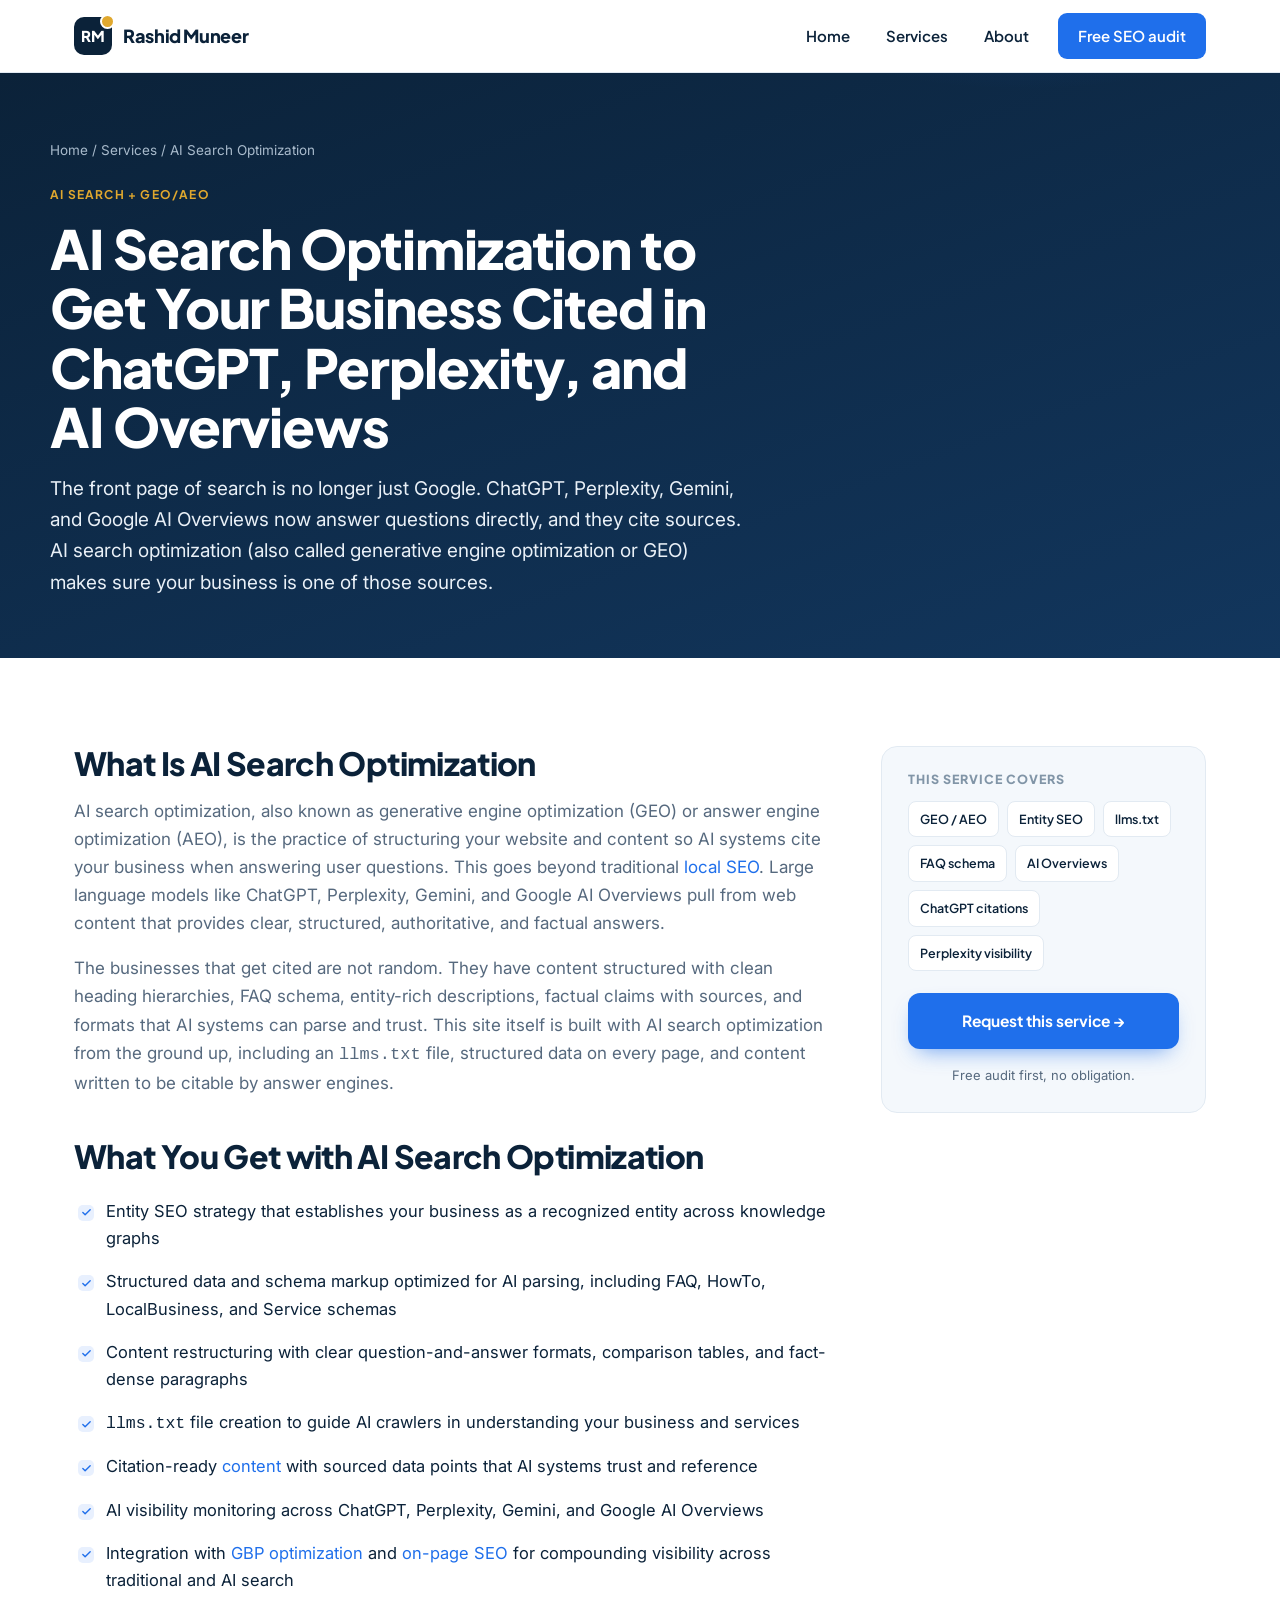
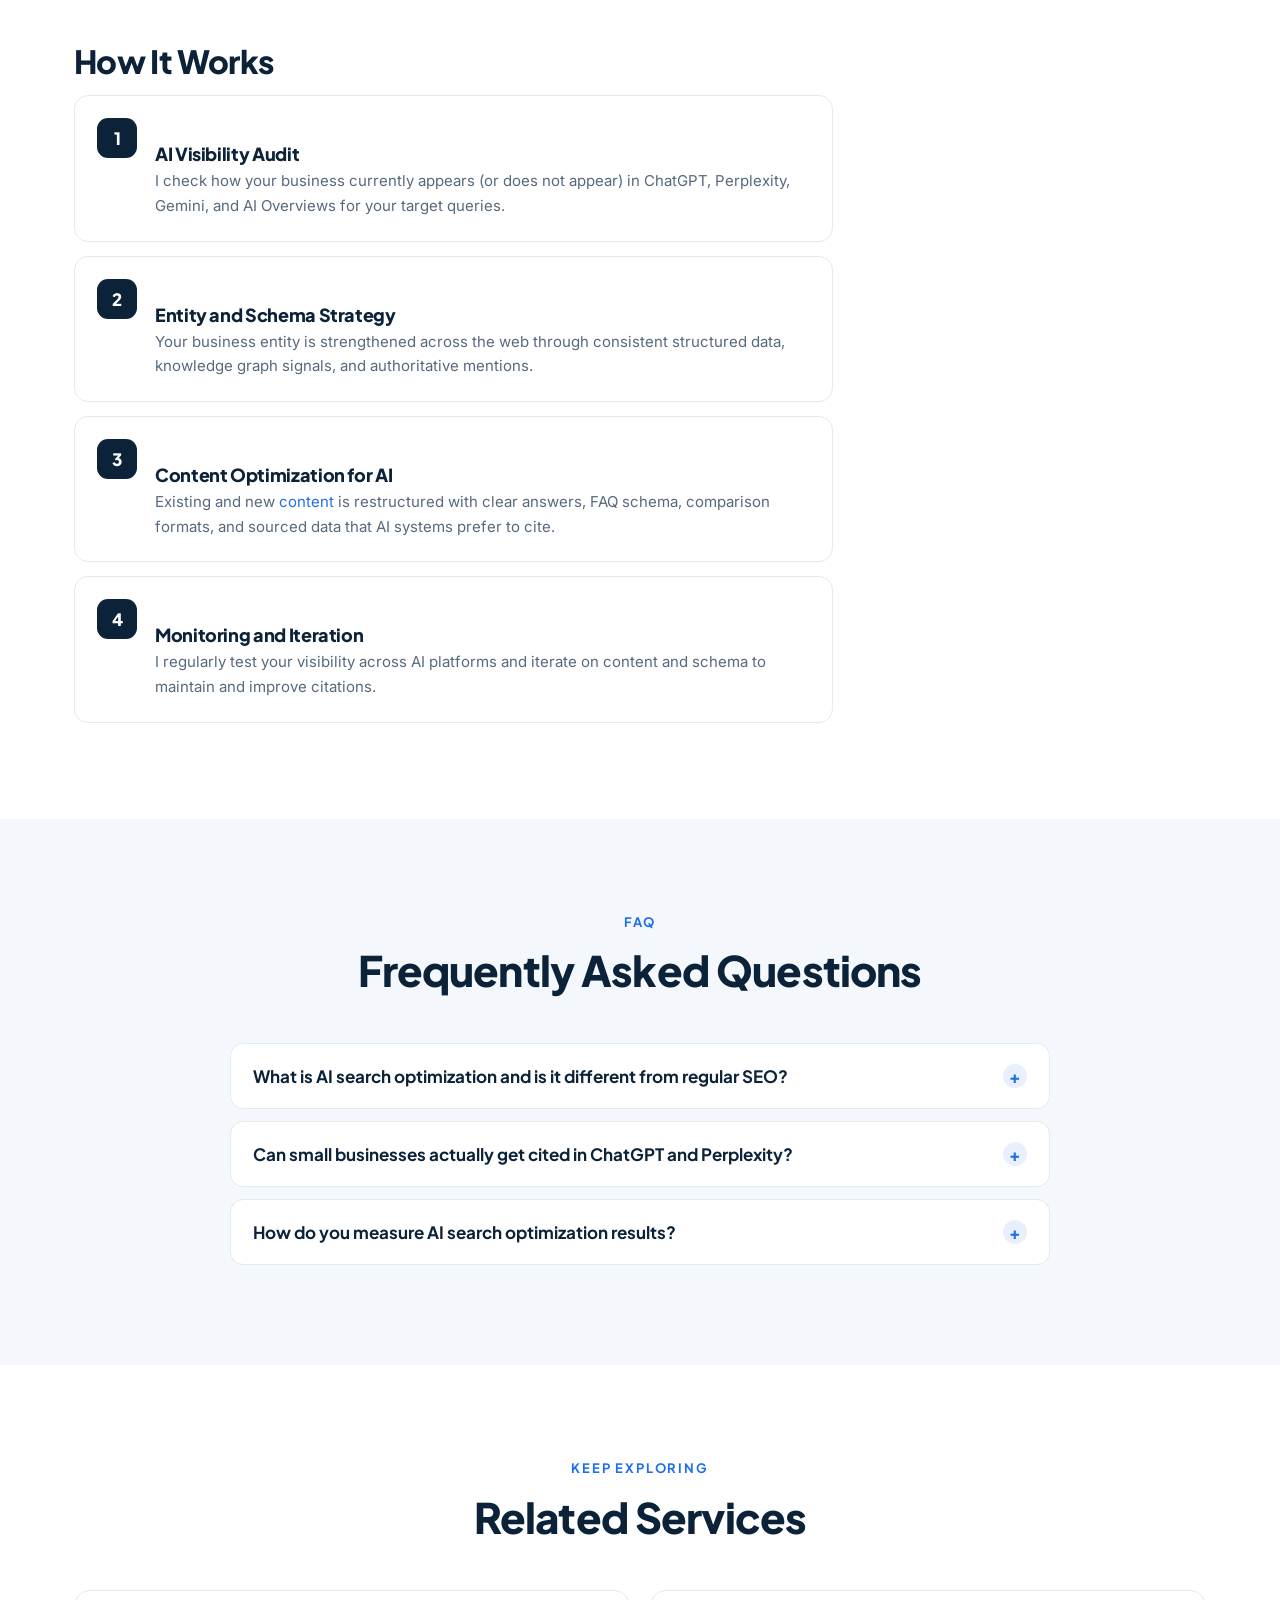
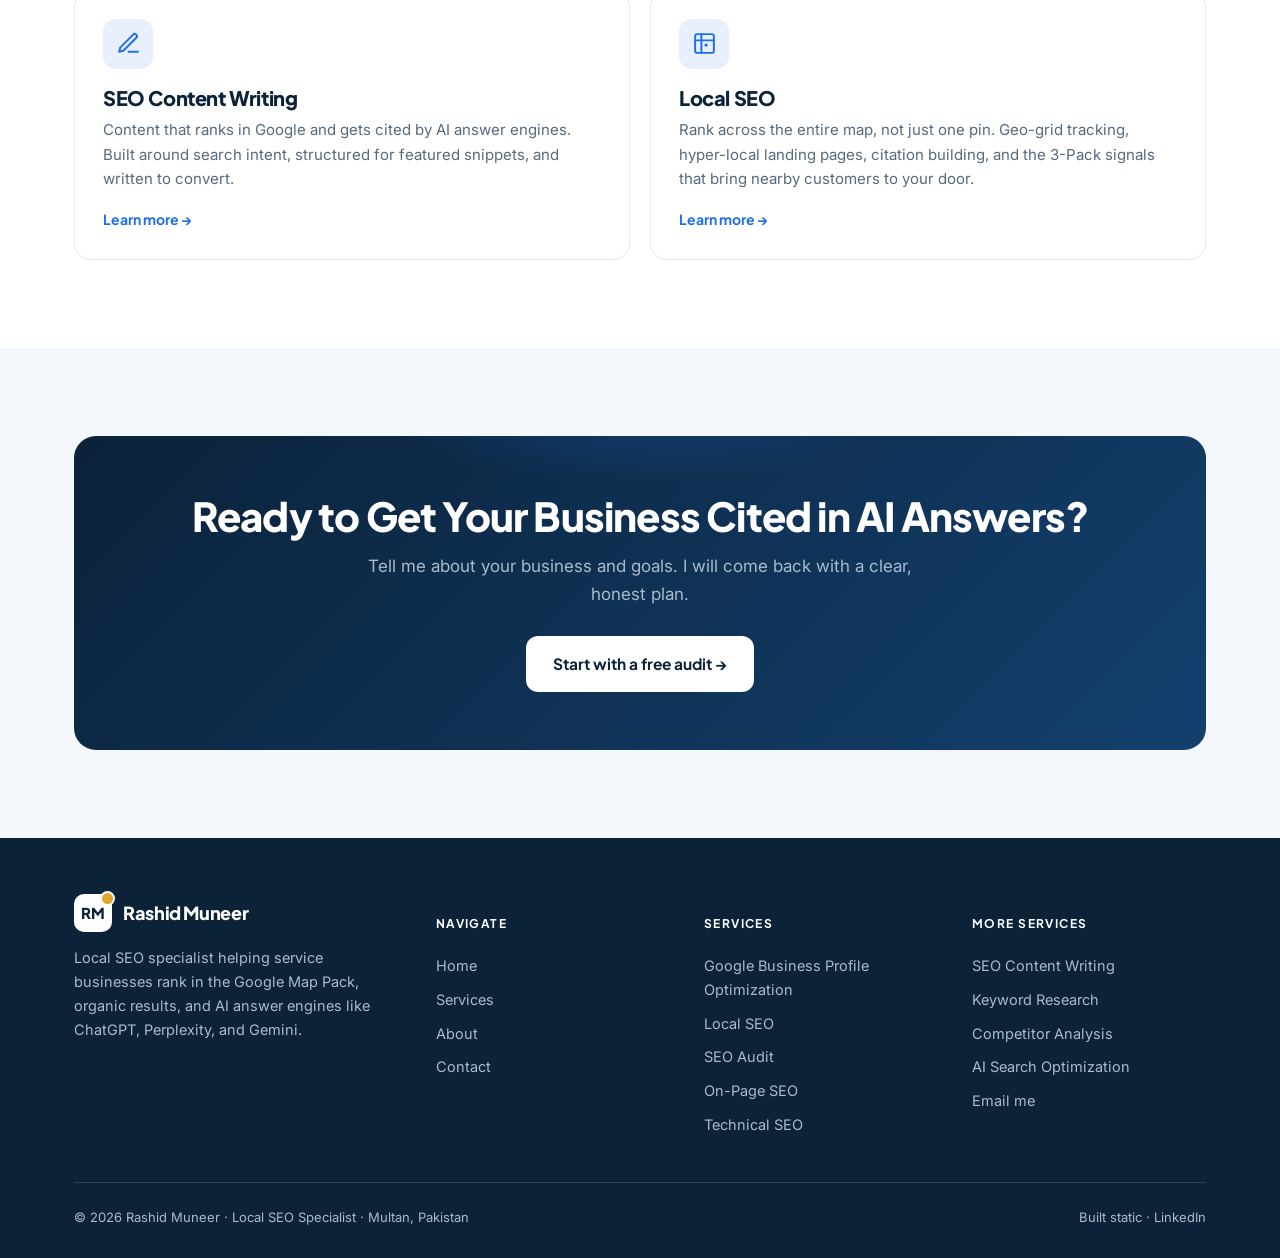
<file: ai-search-optimization.html>
<!DOCTYPE html>
<html lang="en">
<head>
<meta charset="UTF-8">
<meta name="viewport" content="width=device-width, initial-scale=1.0">
<title>AI Search Optimization Services for LLM Visibility and AI Citations | Rashid Muneer</title>
<meta name="description" content="AI search optimization services that get your business cited in ChatGPT, Perplexity, Gemini, and Google AI Overviews. Generative engine optimization (GEO) and answer engine optimization (AEO) by a specialist who practices what he preaches.">
<link rel="canonical" href="https://rashid-portfolio-web.vercel.app/ai-search-optimization">
<meta name="robots" content="index, follow, max-image-preview:large">
<meta name="author" content="Rashid Muneer">
<meta name="theme-color" content="#0B2239">
<meta property="og:type" content="website">
<meta property="og:site_name" content="Rashid Muneer | Local SEO Specialist">
<meta property="og:title" content="AI Search Optimization Services for LLM Visibility and AI Citations | Rashid Muneer">
<meta property="og:description" content="AI search optimization services that get your business cited in ChatGPT, Perplexity, Gemini, and Google AI Overviews. Generative engine optimization (GEO) and answer engine optimization (AEO) by a specialist who practices what he preaches.">
<meta property="og:url" content="https://rashid-portfolio-web.vercel.app/ai-search-optimization">
<meta property="og:image" content="https://rashid-portfolio-web.vercel.app/rashid.png">
<meta name="twitter:card" content="summary_large_image">
<meta name="twitter:title" content="AI Search Optimization Services for LLM Visibility and AI Citations | Rashid Muneer">
<meta name="twitter:description" content="AI search optimization services that get your business cited in ChatGPT, Perplexity, Gemini, and Google AI Overviews. Generative engine optimization (GEO) and answer engine optimization (AEO) by a specialist who practices what he preaches.">
<link rel="icon" href="./favicon.svg" type="image/svg+xml">
<link rel="preconnect" href="https://fonts.googleapis.com">
<link rel="preconnect" href="https://fonts.gstatic.com" crossorigin>
<link href="https://fonts.googleapis.com/css2?family=Plus+Jakarta+Sans:wght@500;600;700;800&family=Inter:wght@400;500;600&display=swap" rel="stylesheet">
<link rel="stylesheet" href="./style.css">
<script type="application/ld+json">{"@context":"https://schema.org","@type":"Person","name":"Rashid Muneer","jobTitle":"Local SEO Specialist","email":"mailto:therashidmuneer010@gmail.com","url":"https://rashid-portfolio-web.vercel.app/","image":"https://rashid-portfolio-web.vercel.app/rashid.png","sameAs":["https://www.linkedin.com/in/rashidmuneer/"],"address":{"@type":"PostalAddress","addressLocality":"Multan","addressCountry":"PK"},"knowsAbout":["Local SEO","Google Business Profile optimization","Google Map Pack ranking","Local citations and NAP consistency","Geo-grid rank tracking","BrightLocal","ABNewswire press releases","Search Atlas","Technical SEO","On-page SEO","Keyword research","AI search optimization (GEO / AEO)","Generative engine optimization"]}</script>
<script type="application/ld+json">{"@context":"https://schema.org","@type":"WebSite","name":"Rashid Muneer | Local SEO Specialist","url":"https://rashid-portfolio-web.vercel.app/"}</script>
<script type="application/ld+json">{"@context":"https://schema.org","@type":"Service","name":"AI Search Optimization Services","serviceType":"AI Search Optimization (GEO / AEO)","description":"AI search optimization services that get your business cited in ChatGPT, Perplexity, Gemini, and Google AI Overviews. Generative engine optimization (GEO) and answer engine optimization (AEO) by a specialist who practices what he preaches.","url":"https://rashid-portfolio-web.vercel.app/ai-search-optimization","provider":{"@type":"Person","name":"Rashid Muneer"},"areaServed":"Worldwide"}</script>
<script type="application/ld+json">{"@context":"https://schema.org","@type":"FAQPage","mainEntity":[{"@type":"Question","name":"What is AI search optimization and is it different from regular SEO?","acceptedAnswer":{"@type":"Answer","text":"AI search optimization (also called GEO or AEO) focuses specifically on getting your business cited by AI answer engines like ChatGPT, Perplexity, Gemini, and Google AI Overviews. While regular SEO targets Google search rankings, AI search optimization ensures your content is structured, authoritative, and formatted in ways that large language models can parse, trust, and reference in their answers."}},{"@type":"Question","name":"Can small businesses actually get cited in ChatGPT and Perplexity?","acceptedAnswer":{"@type":"Answer","text":"Yes. AI systems cite sources based on content quality, structure, and authority, not business size. A well-optimized local business website with clear FAQ schema, entity signals, and fact-rich content can absolutely be cited alongside much larger competitors. The key is making your content easy for AI to parse and trust."}},{"@type":"Question","name":"How do you measure AI search optimization results?","acceptedAnswer":{"@type":"Answer","text":"I monitor your business mentions across ChatGPT, Perplexity, Gemini, and Google AI Overviews for your target queries. I also track structured data validation, entity recognition in knowledge graphs, and changes in organic traffic from AI-referred clicks. Since this is a newer field, measurement combines automated monitoring with regular manual testing."}}]}</script>
<script type="application/ld+json">{"@context":"https://schema.org","@type":"BreadcrumbList","itemListElement":[{"@type":"ListItem","position":1,"name":"Home","item":"https://rashid-portfolio-web.vercel.app/"},{"@type":"ListItem","position":2,"name":"Services","item":"https://rashid-portfolio-web.vercel.app/services"},{"@type":"ListItem","position":3,"name":"AI Search Optimization","item":"https://rashid-portfolio-web.vercel.app/ai-search-optimization"}]}</script>
</head>
<body>
<header class="site-header">
  <div class="container nav-wrap">
    <a href="./" class="logo"><span class="logo-mark">RM</span><span>Rashid Muneer</span></a>
    <button class="nav-toggle" aria-label="Open menu" aria-expanded="false"><span></span><span></span><span></span></button>
    <nav class="nav" aria-label="Primary">
      <a href="./">Home</a>
      <a href="./services">Services</a>
      <a href="./about">About</a>
      <a href="./contact" class="nav-cta">Free SEO audit</a>
    </nav>
  </div>
</header>

  <section class="page-hero">
    <div class="container">
      <div class="breadcrumb"><a href="./">Home</a> / <a href="./services">Services</a> / AI Search Optimization</div>
      <span class="pill-tag">AI Search + GEO/AEO</span>
      <h1>AI Search Optimization to Get Your Business Cited in ChatGPT, Perplexity, and AI Overviews</h1>
      <p>The front page of search is no longer just Google. ChatGPT, Perplexity, Gemini, and Google AI Overviews now answer questions directly, and they cite sources. AI search optimization (also called generative engine optimization or GEO) makes sure your business is one of those sources.</p>
    </div>
  </section>

  <section class="section">
    <div class="container content-split">
      <div class="prose">
        <h2>What Is AI Search Optimization</h2>
        <p>AI search optimization, also known as generative engine optimization (GEO) or answer engine optimization (AEO), is the practice of structuring your website and content so AI systems cite your business when answering user questions. This goes beyond traditional <a href="./local-seo">local SEO</a>. Large language models like ChatGPT, Perplexity, Gemini, and Google AI Overviews pull from web content that provides clear, structured, authoritative, and factual answers.</p>
        <p>The businesses that get cited are not random. They have content structured with clean heading hierarchies, FAQ schema, entity-rich descriptions, factual claims with sources, and formats that AI systems can parse and trust. This site itself is built with AI search optimization from the ground up, including an <code>llms.txt</code> file, structured data on every page, and content written to be citable by answer engines.</p>

        <h2>What You Get with AI Search Optimization</h2>
        <ul>
          <li>Entity SEO strategy that establishes your business as a recognized entity across knowledge graphs</li>
          <li>Structured data and schema markup optimized for AI parsing, including FAQ, HowTo, LocalBusiness, and Service schemas</li>
          <li>Content restructuring with clear question-and-answer formats, comparison tables, and fact-dense paragraphs</li>
          <li><code>llms.txt</code> file creation to guide AI crawlers in understanding your business and services</li>
          <li>Citation-ready <a href="./content-seo">content</a> with sourced data points that AI systems trust and reference</li>
          <li>AI visibility monitoring across ChatGPT, Perplexity, Gemini, and Google AI Overviews</li>
          <li>Integration with <a href="./gmb-optimization">GBP optimization</a> and <a href="./on-page-seo">on-page SEO</a> for compounding visibility across traditional and AI search</li>
        </ul>

        <h2>How It Works</h2>
        <div class="steps"><div class="step-item" data-reveal><span class="num">1</span><div><h3>AI Visibility Audit</h3><p>I check how your business currently appears (or does not appear) in ChatGPT, Perplexity, Gemini, and AI Overviews for your target queries.</p></div></div><div class="step-item" data-reveal><span class="num">2</span><div><h3>Entity and Schema Strategy</h3><p>Your business entity is strengthened across the web through consistent structured data, knowledge graph signals, and authoritative mentions.</p></div></div><div class="step-item" data-reveal><span class="num">3</span><div><h3>Content Optimization for AI</h3><p>Existing and new <a href="./content-seo">content</a> is restructured with clear answers, FAQ schema, comparison formats, and sourced data that AI systems prefer to cite.</p></div></div><div class="step-item" data-reveal><span class="num">4</span><div><h3>Monitoring and Iteration</h3><p>I regularly test your visibility across AI platforms and iterate on content and schema to maintain and improve citations.</p></div></div></div>
      </div>
      <aside class="sidecard">
        <h4>This service covers</h4>
        <div class="tagrow"><span class="tag">GEO / AEO</span><span class="tag">Entity SEO</span><span class="tag">llms.txt</span><span class="tag">FAQ schema</span><span class="tag">AI Overviews</span><span class="tag">ChatGPT citations</span><span class="tag">Perplexity visibility</span></div>
        <a class="btn btn-primary" href="./contact">Request this service &rarr;</a>
        <p style="font-size:13px;color:var(--muted);margin:16px 0 0;text-align:center">Free audit first, no obligation.</p>
      </aside>
    </div>
  </section>

  <section class="section alt">
    <div class="container">
      <div class="section-head"><span class="eyebrow">FAQ</span><h2>Frequently Asked Questions</h2></div>
      <div class="faq">
      <div class="faq-item">
        <button class="faq-q">What is AI search optimization and is it different from regular SEO?<span class="ic">+</span></button>
        <div class="faq-a"><p>AI search optimization (also called GEO or AEO) focuses specifically on getting your business cited by AI answer engines like ChatGPT, Perplexity, Gemini, and Google AI Overviews. While regular SEO targets Google search rankings, AI search optimization ensures your content is structured, authoritative, and formatted in ways that large language models can parse, trust, and reference in their answers.</p></div>
      </div>
<div class="faq-item">
        <button class="faq-q">Can small businesses actually get cited in ChatGPT and Perplexity?<span class="ic">+</span></button>
        <div class="faq-a"><p>Yes. AI systems cite sources based on content quality, structure, and authority, not business size. A well-optimized local business website with clear FAQ schema, entity signals, and fact-rich content can absolutely be cited alongside much larger competitors. The key is making your content easy for AI to parse and trust.</p></div>
      </div>
<div class="faq-item">
        <button class="faq-q">How do you measure AI search optimization results?<span class="ic">+</span></button>
        <div class="faq-a"><p>I monitor your business mentions across ChatGPT, Perplexity, Gemini, and Google AI Overviews for your target queries. I also track structured data validation, entity recognition in knowledge graphs, and changes in organic traffic from AI-referred clicks. Since this is a newer field, measurement combines automated monitoring with regular manual testing.</p></div>
      </div>
</div>
    </div>
  </section>
  <section class="section">
    <div class="container">
      <div class="section-head"><span class="eyebrow">Keep exploring</span><h2>Related Services</h2></div>
      <div class="svc-grid" style="grid-template-columns:repeat(2,1fr)"><a class="svc-card" href="./content-seo" data-reveal>
      <div class="svc-ico"><svg viewBox="0 0 24 24"><path d="M12 20h9"/><path d="M16.5 3.5a2.1 2.1 0 0 1 3 3L7 19l-4 1 1-4z"/></svg></div>
      <h3>SEO Content Writing</h3>
      <p>Content that ranks in Google and gets cited by AI answer engines. Built around search intent, structured for featured snippets, and written to convert.</p>
      <span class="more">Learn more &rarr;</span>
    </a><a class="svc-card" href="./local-seo" data-reveal>
      <div class="svc-ico"><svg viewBox="0 0 24 24"><rect x="3" y="3" width="18" height="18" rx="2"/><path d="M3 9h18M9 3v18"/><circle cx="13.5" cy="13.5" r="1.6" fill="#1F6FEB" stroke="none"/></svg></div>
      <h3>Local SEO</h3>
      <p>Rank across the entire map, not just one pin. Geo-grid tracking, hyper-local landing pages, citation building, and the 3-Pack signals that bring nearby customers to your door.</p>
      <span class="more">Learn more &rarr;</span>
    </a></div>
    </div>
  </section>

  <section class="section alt">
    <div class="container">
      <div class="cta-band">
        <h2>Ready to Get Your Business Cited in AI Answers?</h2>
        <p>Tell me about your business and goals. I will come back with a clear, honest plan.</p>
        <div class="hero-cta" style="justify-content:center"><a class="btn btn-light" href="./contact">Start with a free audit &rarr;</a></div>
      </div>
    </div>
  </section>
<footer class="site-footer">
  <div class="container">
    <div class="footer-top">
      <div class="footer-brand">
        <a href="./" class="logo"><span class="logo-mark">RM</span><span>Rashid Muneer</span></a>
        <p>Local SEO specialist helping service businesses rank in the Google Map Pack, organic results, and AI answer engines like ChatGPT, Perplexity, and Gemini.</p>
      </div>
      <div class="footer-col">
        <h5>Navigate</h5>
        <a href="./">Home</a>
        <a href="./services">Services</a>
        <a href="./about">About</a>
        <a href="./contact">Contact</a>
      </div>
      <div class="footer-col">
        <h5>Services</h5>
        <a href="./gmb-optimization">Google Business Profile Optimization</a>
        <a href="./local-seo">Local SEO</a>
        <a href="./seo-audit">SEO Audit</a>
        <a href="./on-page-seo">On-Page SEO</a>
        <a href="./technical-seo">Technical SEO</a>
      </div>
      <div class="footer-col">
        <h5>More Services</h5>
        <a href="./content-seo">SEO Content Writing</a>
        <a href="./keyword-research">Keyword Research</a>
        <a href="./competitor-analysis">Competitor Analysis</a>
        <a href="./ai-search-optimization">AI Search Optimization</a>
        <a href="mailto:therashidmuneer010@gmail.com">Email me</a>
      </div>
    </div>
    <div class="footer-bottom">
      <span>&copy; <span id="yr">2026</span> Rashid Muneer &middot; Local SEO Specialist &middot; Multan, Pakistan</span>
      <span>Built static &middot; <a href="https://www.linkedin.com/in/rashidmuneer/" target="_blank" rel="noopener">LinkedIn</a></span>
    </div>
  </div>
</footer>
<script src="./script.js"></script>
</body>
</html>
</file>
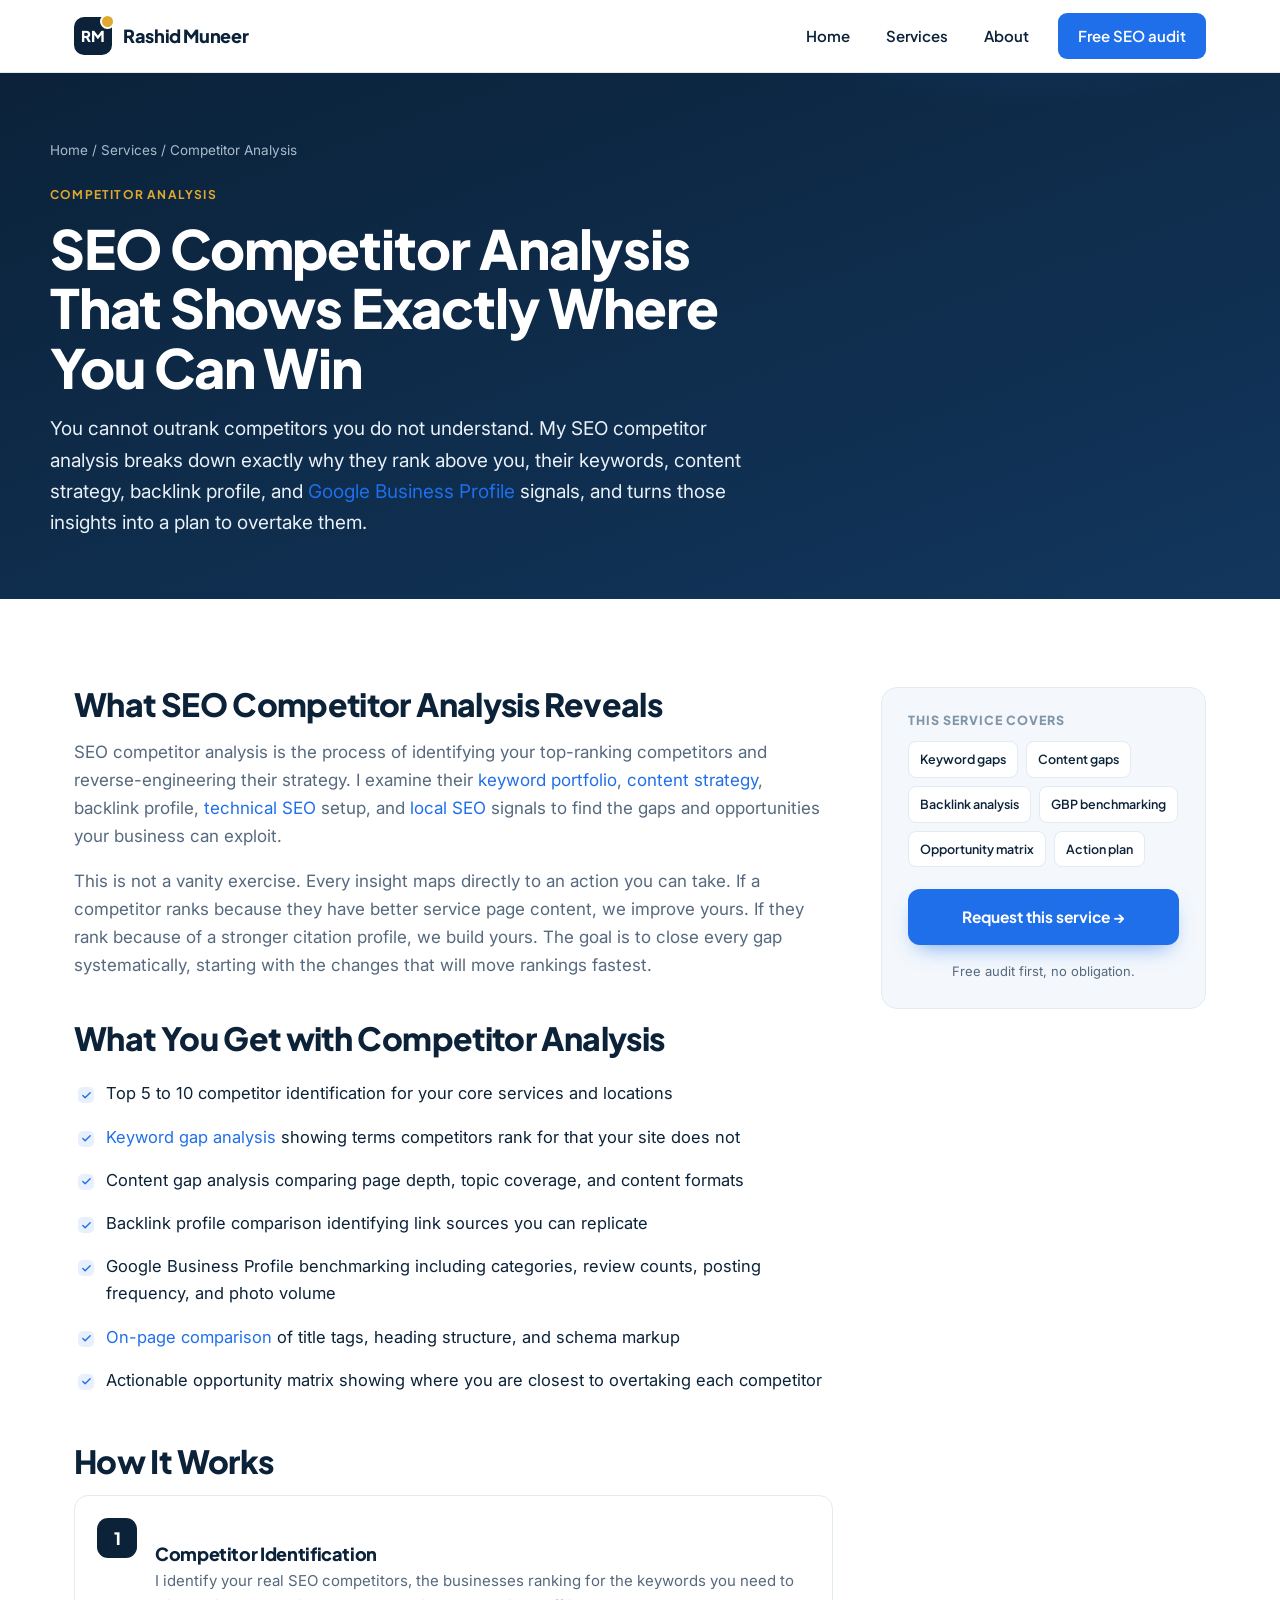
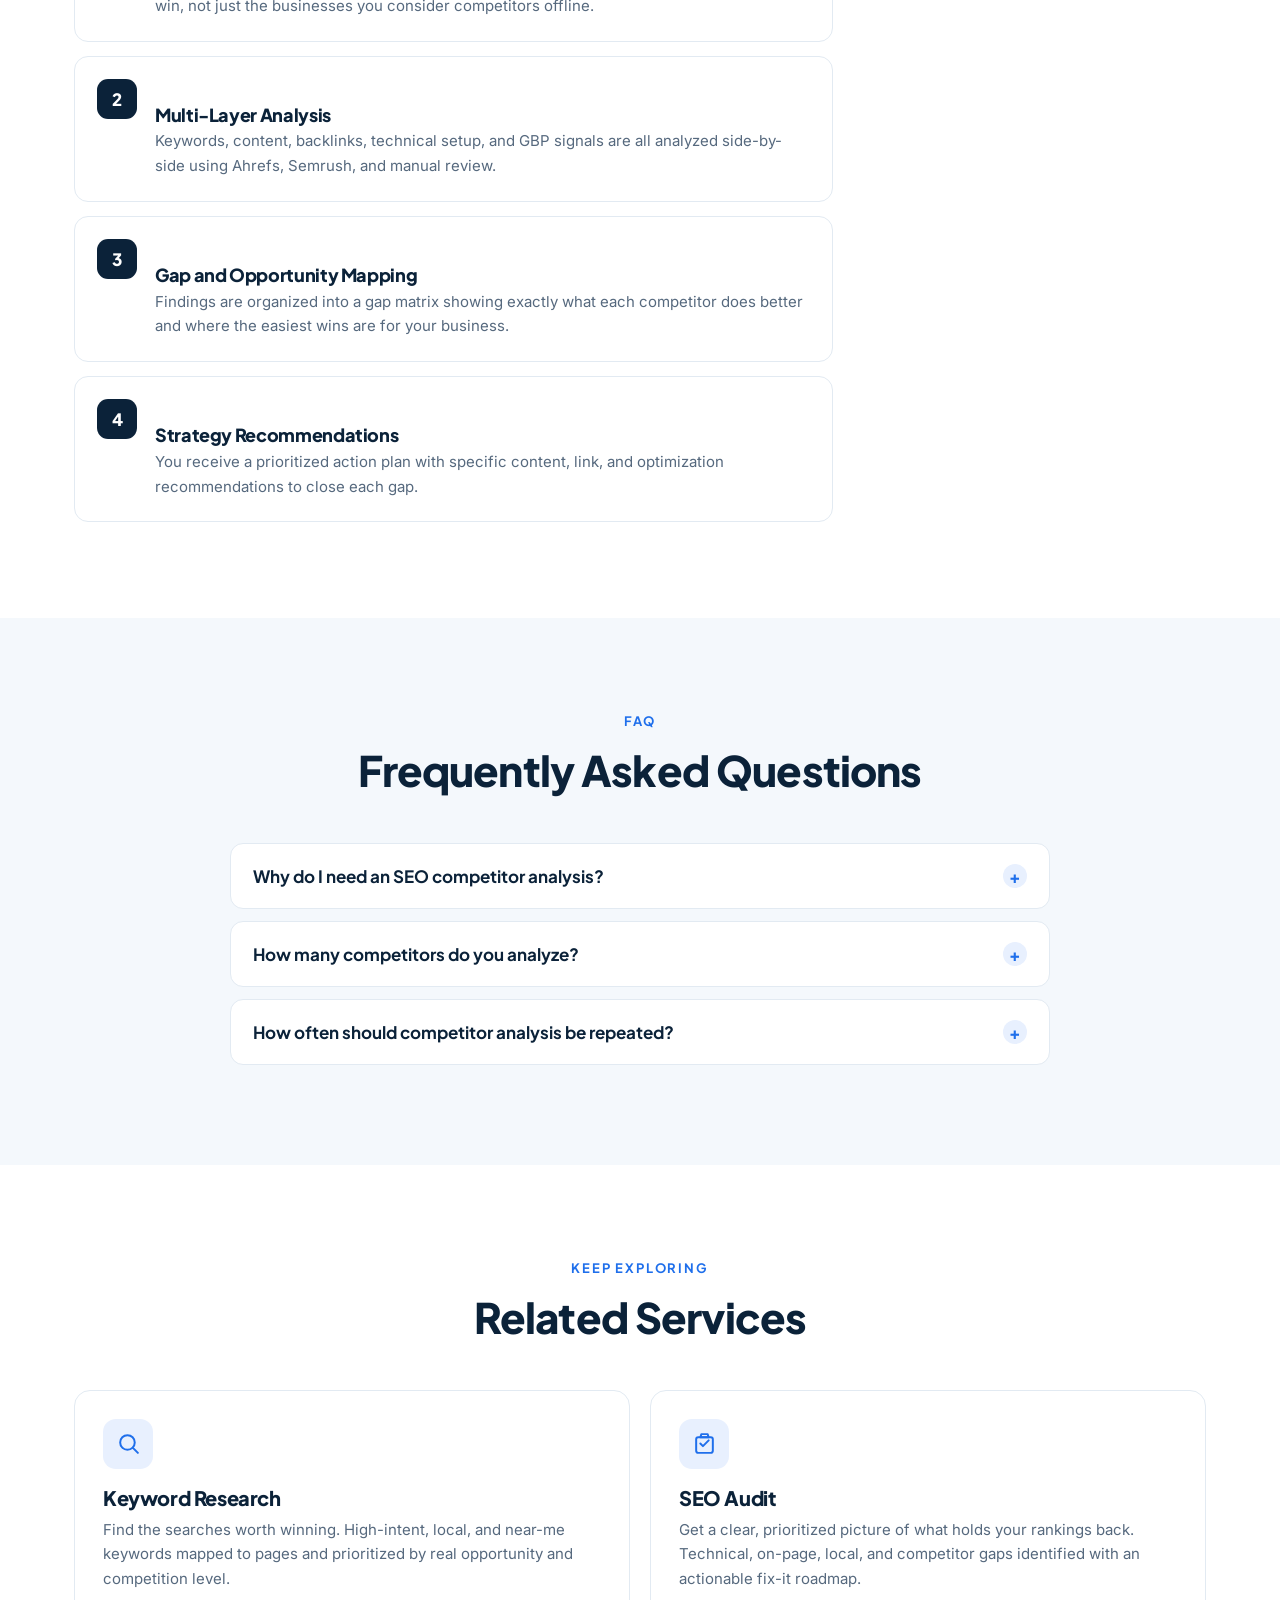
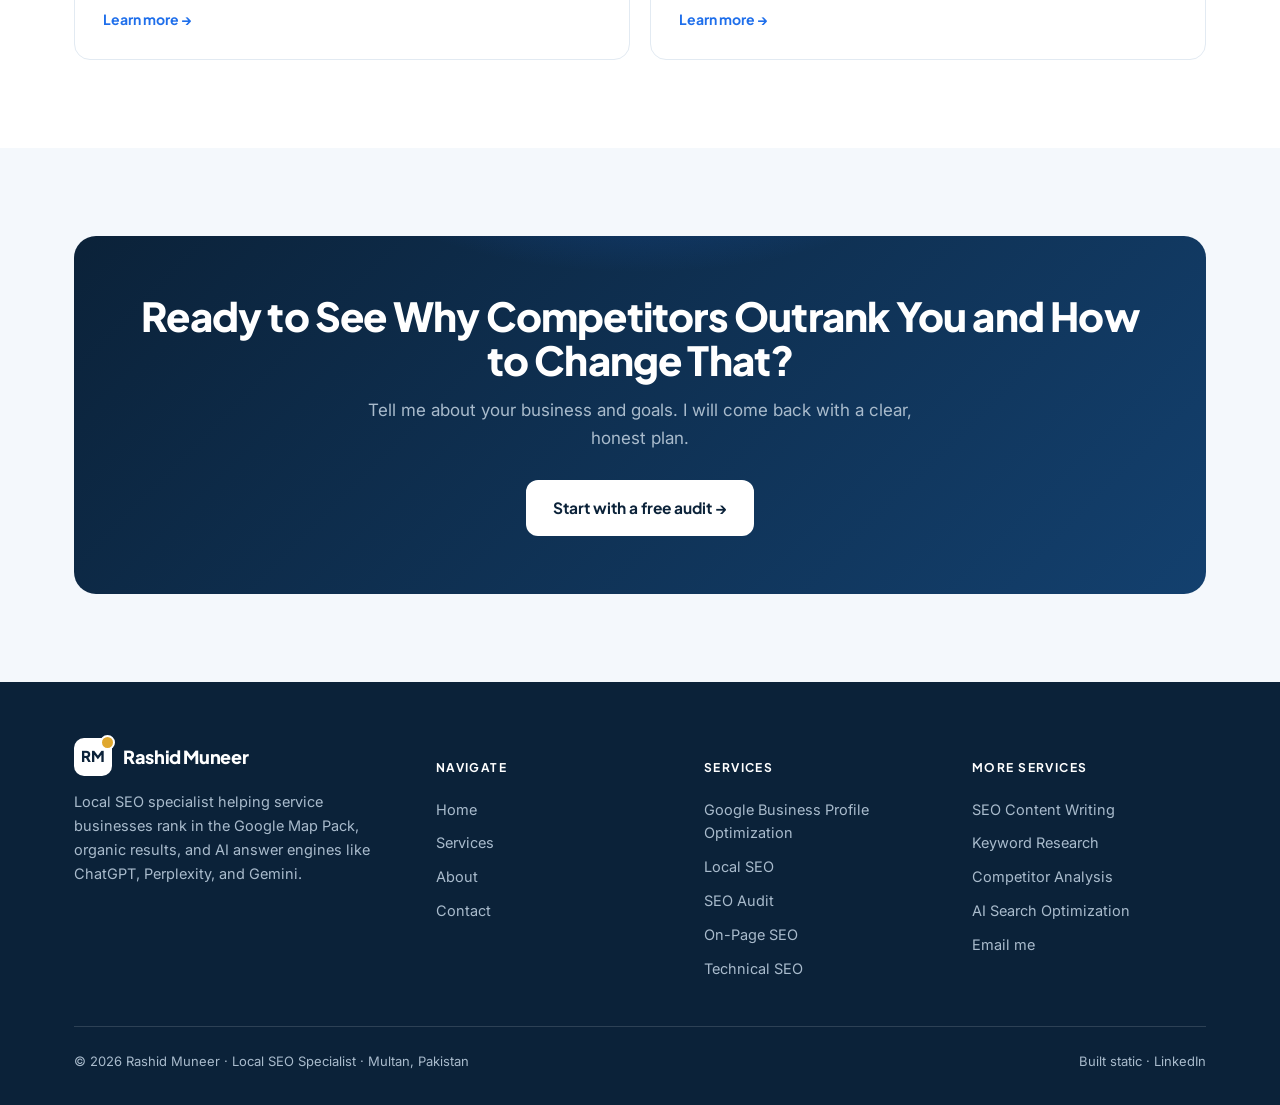
<file: competitor-analysis.html>
<!DOCTYPE html>
<html lang="en">
<head>
<meta charset="UTF-8">
<meta name="viewport" content="width=device-width, initial-scale=1.0">
<title>SEO Competitor Analysis to Outrank Your Local Competition | Rashid Muneer</title>
<meta name="description" content="SEO competitor analysis that shows why competitors outrank you and where you can overtake them. Keywords, content, backlinks, and Map Pack signals analyzed with an actionable plan.">
<link rel="canonical" href="https://rashid-portfolio-web.vercel.app/competitor-analysis">
<meta name="robots" content="index, follow, max-image-preview:large">
<meta name="author" content="Rashid Muneer">
<meta name="theme-color" content="#0B2239">
<meta property="og:type" content="website">
<meta property="og:site_name" content="Rashid Muneer | Local SEO Specialist">
<meta property="og:title" content="SEO Competitor Analysis to Outrank Your Local Competition | Rashid Muneer">
<meta property="og:description" content="SEO competitor analysis that shows why competitors outrank you and where you can overtake them. Keywords, content, backlinks, and Map Pack signals analyzed with an actionable plan.">
<meta property="og:url" content="https://rashid-portfolio-web.vercel.app/competitor-analysis">
<meta property="og:image" content="https://rashid-portfolio-web.vercel.app/rashid.png">
<meta name="twitter:card" content="summary_large_image">
<meta name="twitter:title" content="SEO Competitor Analysis to Outrank Your Local Competition | Rashid Muneer">
<meta name="twitter:description" content="SEO competitor analysis that shows why competitors outrank you and where you can overtake them. Keywords, content, backlinks, and Map Pack signals analyzed with an actionable plan.">
<link rel="icon" href="./favicon.svg" type="image/svg+xml">
<link rel="preconnect" href="https://fonts.googleapis.com">
<link rel="preconnect" href="https://fonts.gstatic.com" crossorigin>
<link href="https://fonts.googleapis.com/css2?family=Plus+Jakarta+Sans:wght@500;600;700;800&family=Inter:wght@400;500;600&display=swap" rel="stylesheet">
<link rel="stylesheet" href="./style.css">
<script type="application/ld+json">{"@context":"https://schema.org","@type":"Person","name":"Rashid Muneer","jobTitle":"Local SEO Specialist","email":"mailto:therashidmuneer010@gmail.com","url":"https://rashid-portfolio-web.vercel.app/","image":"https://rashid-portfolio-web.vercel.app/rashid.png","sameAs":["https://www.linkedin.com/in/rashidmuneer/"],"address":{"@type":"PostalAddress","addressLocality":"Multan","addressCountry":"PK"},"knowsAbout":["Local SEO","Google Business Profile optimization","Google Map Pack ranking","Local citations and NAP consistency","Geo-grid rank tracking","BrightLocal","ABNewswire press releases","Search Atlas","Technical SEO","On-page SEO","Keyword research","AI search optimization (GEO / AEO)","Generative engine optimization"]}</script>
<script type="application/ld+json">{"@context":"https://schema.org","@type":"WebSite","name":"Rashid Muneer | Local SEO Specialist","url":"https://rashid-portfolio-web.vercel.app/"}</script>
<script type="application/ld+json">{"@context":"https://schema.org","@type":"Service","name":"SEO Competitor Analysis","serviceType":"SEO Competitor Analysis","description":"SEO competitor analysis that shows why competitors outrank you and where you can overtake them. Keywords, content, backlinks, and Map Pack signals analyzed with an actionable plan.","url":"https://rashid-portfolio-web.vercel.app/competitor-analysis","provider":{"@type":"Person","name":"Rashid Muneer"},"areaServed":"Worldwide"}</script>
<script type="application/ld+json">{"@context":"https://schema.org","@type":"FAQPage","mainEntity":[{"@type":"Question","name":"Why do I need an SEO competitor analysis?","acceptedAnswer":{"@type":"Answer","text":"Your rankings do not exist in a vacuum. Whether you rank first or tenth depends entirely on what your competitors are doing. An SEO competitor analysis shows you exactly why they outrank you and identifies the specific gaps you need to close to overtake them. Without it, you are optimizing blind."}},{"@type":"Question","name":"How many competitors do you analyze?","acceptedAnswer":{"@type":"Answer","text":"I typically analyze 5 to 10 competitors depending on your market. These are identified based on who actually ranks for your target keywords, not just who you consider a competitor in the offline market. Sometimes your biggest SEO competitors are businesses you have never heard of."}},{"@type":"Question","name":"How often should competitor analysis be repeated?","acceptedAnswer":{"@type":"Answer","text":"I recommend a full competitor analysis at the start of any SEO engagement and then a lighter refresh every 3 to 6 months. Local search is dynamic. Competitors launch new content, earn new links, and optimize their GBP listings. Regular monitoring ensures you stay ahead of changes rather than reacting to them."}}]}</script>
<script type="application/ld+json">{"@context":"https://schema.org","@type":"BreadcrumbList","itemListElement":[{"@type":"ListItem","position":1,"name":"Home","item":"https://rashid-portfolio-web.vercel.app/"},{"@type":"ListItem","position":2,"name":"Services","item":"https://rashid-portfolio-web.vercel.app/services"},{"@type":"ListItem","position":3,"name":"Competitor Analysis","item":"https://rashid-portfolio-web.vercel.app/competitor-analysis"}]}</script>
</head>
<body>
<header class="site-header">
  <div class="container nav-wrap">
    <a href="./" class="logo"><span class="logo-mark">RM</span><span>Rashid Muneer</span></a>
    <button class="nav-toggle" aria-label="Open menu" aria-expanded="false"><span></span><span></span><span></span></button>
    <nav class="nav" aria-label="Primary">
      <a href="./">Home</a>
      <a href="./services">Services</a>
      <a href="./about">About</a>
      <a href="./contact" class="nav-cta">Free SEO audit</a>
    </nav>
  </div>
</header>

  <section class="page-hero">
    <div class="container">
      <div class="breadcrumb"><a href="./">Home</a> / <a href="./services">Services</a> / Competitor Analysis</div>
      <span class="pill-tag">Competitor Analysis</span>
      <h1>SEO Competitor Analysis That Shows Exactly Where You Can Win</h1>
      <p>You cannot outrank competitors you do not understand. My SEO competitor analysis breaks down exactly why they rank above you, their keywords, content strategy, backlink profile, and <a href="./gmb-optimization">Google Business Profile</a> signals, and turns those insights into a plan to overtake them.</p>
    </div>
  </section>

  <section class="section">
    <div class="container content-split">
      <div class="prose">
        <h2>What SEO Competitor Analysis Reveals</h2>
        <p>SEO competitor analysis is the process of identifying your top-ranking competitors and reverse-engineering their strategy. I examine their <a href="./keyword-research">keyword portfolio</a>, <a href="./content-seo">content strategy</a>, backlink profile, <a href="./technical-seo">technical SEO</a> setup, and <a href="./local-seo">local SEO</a> signals to find the gaps and opportunities your business can exploit.</p>
        <p>This is not a vanity exercise. Every insight maps directly to an action you can take. If a competitor ranks because they have better service page content, we improve yours. If they rank because of a stronger citation profile, we build yours. The goal is to close every gap systematically, starting with the changes that will move rankings fastest.</p>

        <h2>What You Get with Competitor Analysis</h2>
        <ul>
          <li>Top 5 to 10 competitor identification for your core services and locations</li>
          <li><a href="./keyword-research">Keyword gap analysis</a> showing terms competitors rank for that your site does not</li>
          <li>Content gap analysis comparing page depth, topic coverage, and content formats</li>
          <li>Backlink profile comparison identifying link sources you can replicate</li>
          <li>Google Business Profile benchmarking including categories, review counts, posting frequency, and photo volume</li>
          <li><a href="./on-page-seo">On-page comparison</a> of title tags, heading structure, and schema markup</li>
          <li>Actionable opportunity matrix showing where you are closest to overtaking each competitor</li>
        </ul>

        <h2>How It Works</h2>
        <div class="steps"><div class="step-item" data-reveal><span class="num">1</span><div><h3>Competitor Identification</h3><p>I identify your real SEO competitors, the businesses ranking for the keywords you need to win, not just the businesses you consider competitors offline.</p></div></div><div class="step-item" data-reveal><span class="num">2</span><div><h3>Multi-Layer Analysis</h3><p>Keywords, content, backlinks, technical setup, and GBP signals are all analyzed side-by-side using Ahrefs, Semrush, and manual review.</p></div></div><div class="step-item" data-reveal><span class="num">3</span><div><h3>Gap and Opportunity Mapping</h3><p>Findings are organized into a gap matrix showing exactly what each competitor does better and where the easiest wins are for your business.</p></div></div><div class="step-item" data-reveal><span class="num">4</span><div><h3>Strategy Recommendations</h3><p>You receive a prioritized action plan with specific content, link, and optimization recommendations to close each gap.</p></div></div></div>
      </div>
      <aside class="sidecard">
        <h4>This service covers</h4>
        <div class="tagrow"><span class="tag">Keyword gaps</span><span class="tag">Content gaps</span><span class="tag">Backlink analysis</span><span class="tag">GBP benchmarking</span><span class="tag">Opportunity matrix</span><span class="tag">Action plan</span></div>
        <a class="btn btn-primary" href="./contact">Request this service &rarr;</a>
        <p style="font-size:13px;color:var(--muted);margin:16px 0 0;text-align:center">Free audit first, no obligation.</p>
      </aside>
    </div>
  </section>

  <section class="section alt">
    <div class="container">
      <div class="section-head"><span class="eyebrow">FAQ</span><h2>Frequently Asked Questions</h2></div>
      <div class="faq">
      <div class="faq-item">
        <button class="faq-q">Why do I need an SEO competitor analysis?<span class="ic">+</span></button>
        <div class="faq-a"><p>Your rankings do not exist in a vacuum. Whether you rank first or tenth depends entirely on what your competitors are doing. An SEO competitor analysis shows you exactly why they outrank you and identifies the specific gaps you need to close to overtake them. Without it, you are optimizing blind.</p></div>
      </div>
<div class="faq-item">
        <button class="faq-q">How many competitors do you analyze?<span class="ic">+</span></button>
        <div class="faq-a"><p>I typically analyze 5 to 10 competitors depending on your market. These are identified based on who actually ranks for your target keywords, not just who you consider a competitor in the offline market. Sometimes your biggest SEO competitors are businesses you have never heard of.</p></div>
      </div>
<div class="faq-item">
        <button class="faq-q">How often should competitor analysis be repeated?<span class="ic">+</span></button>
        <div class="faq-a"><p>I recommend a full competitor analysis at the start of any SEO engagement and then a lighter refresh every 3 to 6 months. Local search is dynamic. Competitors launch new content, earn new links, and optimize their GBP listings. Regular monitoring ensures you stay ahead of changes rather than reacting to them.</p></div>
      </div>
</div>
    </div>
  </section>
  <section class="section">
    <div class="container">
      <div class="section-head"><span class="eyebrow">Keep exploring</span><h2>Related Services</h2></div>
      <div class="svc-grid" style="grid-template-columns:repeat(2,1fr)"><a class="svc-card" href="./keyword-research" data-reveal>
      <div class="svc-ico"><svg viewBox="0 0 24 24"><circle cx="11" cy="11" r="7"/><path d="m21 21-4.3-4.3"/></svg></div>
      <h3>Keyword Research</h3>
      <p>Find the searches worth winning. High-intent, local, and near-me keywords mapped to pages and prioritized by real opportunity and competition level.</p>
      <span class="more">Learn more &rarr;</span>
    </a><a class="svc-card" href="./seo-audit" data-reveal>
      <div class="svc-ico"><svg viewBox="0 0 24 24"><path d="M9 3h6l1 3H8z"/><rect x="4" y="6" width="16" height="15" rx="2"/><path d="M8 12l2.5 2.5L16 9"/></svg></div>
      <h3>SEO Audit</h3>
      <p>Get a clear, prioritized picture of what holds your rankings back. Technical, on-page, local, and competitor gaps identified with an actionable fix-it roadmap.</p>
      <span class="more">Learn more &rarr;</span>
    </a></div>
    </div>
  </section>

  <section class="section alt">
    <div class="container">
      <div class="cta-band">
        <h2>Ready to See Why Competitors Outrank You and How to Change That?</h2>
        <p>Tell me about your business and goals. I will come back with a clear, honest plan.</p>
        <div class="hero-cta" style="justify-content:center"><a class="btn btn-light" href="./contact">Start with a free audit &rarr;</a></div>
      </div>
    </div>
  </section>
<footer class="site-footer">
  <div class="container">
    <div class="footer-top">
      <div class="footer-brand">
        <a href="./" class="logo"><span class="logo-mark">RM</span><span>Rashid Muneer</span></a>
        <p>Local SEO specialist helping service businesses rank in the Google Map Pack, organic results, and AI answer engines like ChatGPT, Perplexity, and Gemini.</p>
      </div>
      <div class="footer-col">
        <h5>Navigate</h5>
        <a href="./">Home</a>
        <a href="./services">Services</a>
        <a href="./about">About</a>
        <a href="./contact">Contact</a>
      </div>
      <div class="footer-col">
        <h5>Services</h5>
        <a href="./gmb-optimization">Google Business Profile Optimization</a>
        <a href="./local-seo">Local SEO</a>
        <a href="./seo-audit">SEO Audit</a>
        <a href="./on-page-seo">On-Page SEO</a>
        <a href="./technical-seo">Technical SEO</a>
      </div>
      <div class="footer-col">
        <h5>More Services</h5>
        <a href="./content-seo">SEO Content Writing</a>
        <a href="./keyword-research">Keyword Research</a>
        <a href="./competitor-analysis">Competitor Analysis</a>
        <a href="./ai-search-optimization">AI Search Optimization</a>
        <a href="mailto:therashidmuneer010@gmail.com">Email me</a>
      </div>
    </div>
    <div class="footer-bottom">
      <span>&copy; <span id="yr">2026</span> Rashid Muneer &middot; Local SEO Specialist &middot; Multan, Pakistan</span>
      <span>Built static &middot; <a href="https://www.linkedin.com/in/rashidmuneer/" target="_blank" rel="noopener">LinkedIn</a></span>
    </div>
  </div>
</footer>
<script src="./script.js"></script>
</body>
</html>
</file>
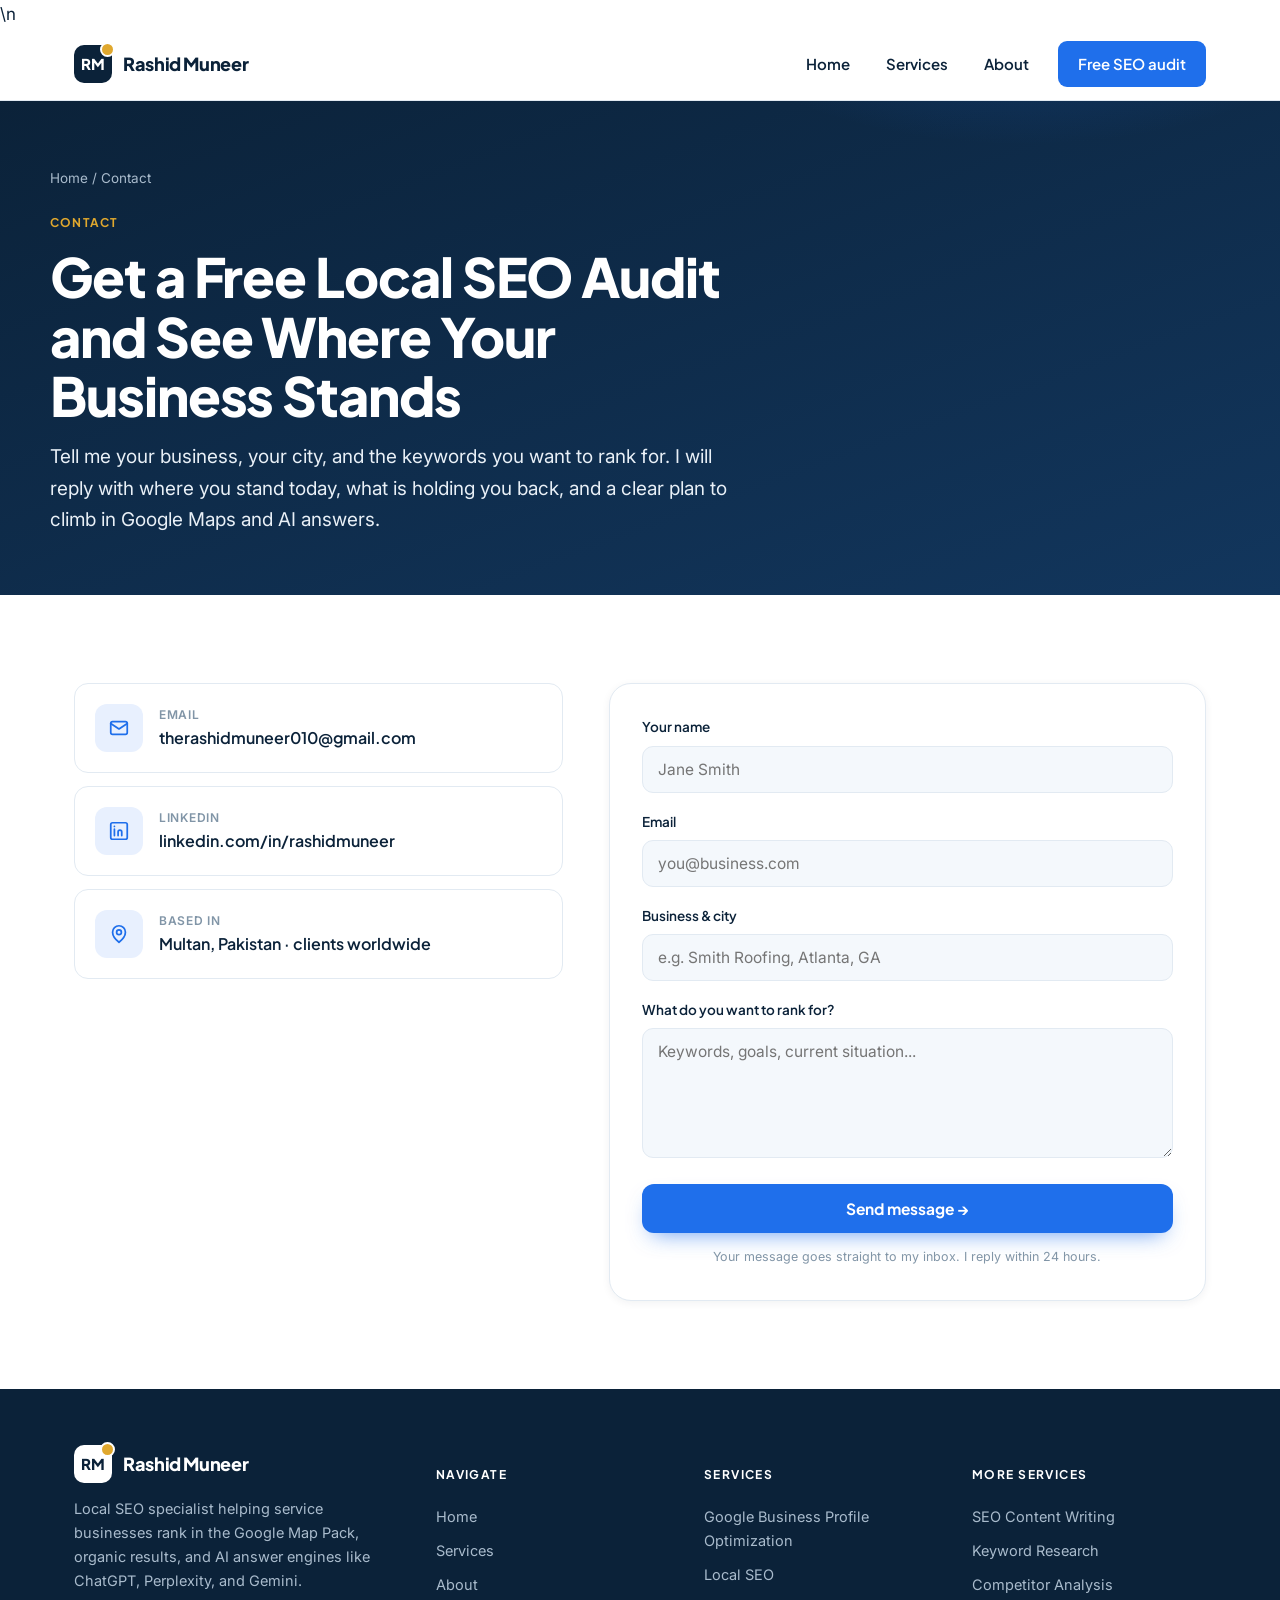
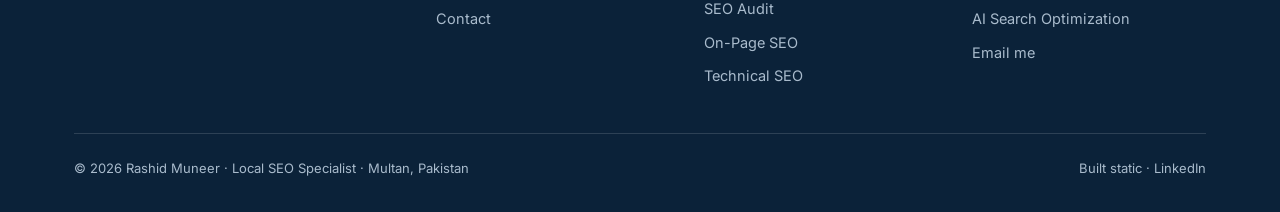
<file: contact.html>
<!DOCTYPE html>
<html lang="en">
<head>
<meta charset="UTF-8">
<meta name="viewport" content="width=device-width, initial-scale=1.0">
<title>Get a Free Local SEO Audit | Rashid Muneer, Local SEO Specialist</title>
<meta name="description" content="Request a free local SEO audit and see where your business stands. Tell me your business, city, and target keywords. I reply with a clear plan to rank in Google Maps and AI answers.">
<link rel="canonical" href="https://rashid-portfolio-web.vercel.app/contact">
<meta name="robots" content="index, follow, max-image-preview:large">
<meta name="author" content="Rashid Muneer">
<meta name="theme-color" content="#0B2239">
<meta property="og:type" content="website">
<meta property="og:site_name" content="Rashid Muneer | Local SEO Specialist">
<meta property="og:title" content="Get a Free Local SEO Audit | Rashid Muneer, Local SEO Specialist">
<meta property="og:description" content="Request a free local SEO audit and see where your business stands. Tell me your business, city, and target keywords. I reply with a clear plan to rank in Google Maps and AI answers.">
<meta property="og:url" content="https://rashid-portfolio-web.vercel.app/contact">
<meta property="og:image" content="https://rashid-portfolio-web.vercel.app/rashid.png">
<meta name="twitter:card" content="summary_large_image">
<meta name="twitter:title" content="Get a Free Local SEO Audit | Rashid Muneer, Local SEO Specialist">
<meta name="twitter:description" content="Request a free local SEO audit and see where your business stands. Tell me your business, city, and target keywords. I reply with a clear plan to rank in Google Maps and AI answers.">
<link rel="icon" href="./favicon.svg" type="image/svg+xml">
<link rel="preconnect" href="https://fonts.googleapis.com">
<link rel="preconnect" href="https://fonts.gstatic.com" crossorigin>
<link href="https://fonts.googleapis.com/css2?family=Plus+Jakarta+Sans:wght@500;600;700;800&family=Inter:wght@400;500;600&display=swap" rel="stylesheet">
<link rel="stylesheet" href="./style.css">
<script type="application/ld+json">{"@context":"https://schema.org","@type":"Person","name":"Rashid Muneer","jobTitle":"Local SEO Specialist","email":"mailto:therashidmuneer010@gmail.com","url":"https://rashid-portfolio-web.vercel.app/","image":"https://rashid-portfolio-web.vercel.app/rashid.png","sameAs":["https://www.linkedin.com/in/rashidmuneer/"],"address":{"@type":"PostalAddress","addressLocality":"Multan","addressCountry":"PK"},"knowsAbout":["Local SEO","Google Business Profile optimization","Google Map Pack ranking","Local citations and NAP consistency","Geo-grid rank tracking","BrightLocal","ABNewswire press releases","Search Atlas","Technical SEO","On-page SEO","Keyword research","AI search optimization (GEO / AEO)","Generative engine optimization"]}</script>
<script type="application/ld+json">{"@context":"https://schema.org","@type":"WebSite","name":"Rashid Muneer | Local SEO Specialist","url":"https://rashid-portfolio-web.vercel.app/"}</script>
<script type="application/ld+json">{"@context":"https://schema.org","@type":"ContactPage","name":"Contact Rashid Muneer","url":"https://rashid-portfolio-web.vercel.app/contact"}</script>\n<script type="application/ld+json">{"@context":"https://schema.org","@type":"BreadcrumbList","itemListElement":[{"@type":"ListItem","position":1,"name":"Home","item":"https://rashid-portfolio-web.vercel.app/"},{"@type":"ListItem","position":2,"name":"Contact","item":"https://rashid-portfolio-web.vercel.app/contact"}]}</script>
</head>
<body>
<header class="site-header">
  <div class="container nav-wrap">
    <a href="./" class="logo"><span class="logo-mark">RM</span><span>Rashid Muneer</span></a>
    <button class="nav-toggle" aria-label="Open menu" aria-expanded="false"><span></span><span></span><span></span></button>
    <nav class="nav" aria-label="Primary">
      <a href="./">Home</a>
      <a href="./services">Services</a>
      <a href="./about">About</a>
      <a href="./contact" class="nav-cta">Free SEO audit</a>
    </nav>
  </div>
</header>

  <section class="page-hero">
    <div class="container">
      <div class="breadcrumb"><a href="./">Home</a> / Contact</div>
      <span class="pill-tag">Contact</span>
      <h1>Get a Free Local SEO Audit and See Where Your Business Stands</h1>
      <p>Tell me your business, your city, and the keywords you want to rank for. I will reply with where you stand today, what is holding you back, and a clear plan to climb in Google Maps and AI answers.</p>
    </div>
  </section>

  <section class="section">
    <div class="container contact-grid">
      <div class="contact-cards">
        <a href="mailto:therashidmuneer010@gmail.com">
          <div class="ic"><svg viewBox="0 0 24 24" fill="none" stroke-linecap="round" stroke-linejoin="round"><rect x="3" y="5" width="18" height="14" rx="2"/><path d="m3 7 9 6 9-6"/></svg></div>
          <div><div class="l">Email</div><div class="v">therashidmuneer010@gmail.com</div></div>
        </a>
        <a href="https://www.linkedin.com/in/rashidmuneer/" target="_blank" rel="noopener">
          <div class="ic"><svg viewBox="0 0 24 24" fill="none" stroke-linecap="round" stroke-linejoin="round"><rect x="3" y="3" width="18" height="18" rx="2"/><path d="M7 10v7M7 7v.01M11 17v-4a2 2 0 0 1 4 0v4"/></svg></div>
          <div><div class="l">LinkedIn</div><div class="v">linkedin.com/in/rashidmuneer</div></div>
        </a>
        <div class="c">
          <div class="ic"><svg viewBox="0 0 24 24" fill="none" stroke-linecap="round" stroke-linejoin="round"><path d="M12 21s7-5.6 7-11a7 7 0 1 0-14 0c0 5.4 7 11 7 11z"/><circle cx="12" cy="10" r="2.6"/></svg></div>
          <div><div class="l">Based in</div><div class="v">Multan, Pakistan &middot; clients worldwide</div></div>
        </div>
      </div>

      <div class="form">
        <div class="field"><label for="f-name">Your name</label><input class="input" id="f-name" type="text" placeholder="Jane Smith"></div>
        <div class="field"><label for="f-email">Email</label><input class="input" id="f-email" type="email" placeholder="you@business.com"></div>
        <div class="field"><label for="f-biz">Business &amp; city</label><input class="input" id="f-biz" type="text" placeholder="e.g. Smith Roofing, Atlanta, GA"></div>
        <div class="field"><label for="f-msg">What do you want to rank for?</label><textarea class="textarea" id="f-msg" placeholder="Keywords, goals, current situation..."></textarea></div>
        <button class="btn btn-primary" id="sendBtn" type="button">Send message &rarr;</button>
        <p class="note">Your message goes straight to my inbox. I reply within 24 hours.</p>
      </div>
    </div>
  </section>
<footer class="site-footer">
  <div class="container">
    <div class="footer-top">
      <div class="footer-brand">
        <a href="./" class="logo"><span class="logo-mark">RM</span><span>Rashid Muneer</span></a>
        <p>Local SEO specialist helping service businesses rank in the Google Map Pack, organic results, and AI answer engines like ChatGPT, Perplexity, and Gemini.</p>
      </div>
      <div class="footer-col">
        <h5>Navigate</h5>
        <a href="./">Home</a>
        <a href="./services">Services</a>
        <a href="./about">About</a>
        <a href="./contact">Contact</a>
      </div>
      <div class="footer-col">
        <h5>Services</h5>
        <a href="./gmb-optimization">Google Business Profile Optimization</a>
        <a href="./local-seo">Local SEO</a>
        <a href="./seo-audit">SEO Audit</a>
        <a href="./on-page-seo">On-Page SEO</a>
        <a href="./technical-seo">Technical SEO</a>
      </div>
      <div class="footer-col">
        <h5>More Services</h5>
        <a href="./content-seo">SEO Content Writing</a>
        <a href="./keyword-research">Keyword Research</a>
        <a href="./competitor-analysis">Competitor Analysis</a>
        <a href="./ai-search-optimization">AI Search Optimization</a>
        <a href="mailto:therashidmuneer010@gmail.com">Email me</a>
      </div>
    </div>
    <div class="footer-bottom">
      <span>&copy; <span id="yr">2026</span> Rashid Muneer &middot; Local SEO Specialist &middot; Multan, Pakistan</span>
      <span>Built static &middot; <a href="https://www.linkedin.com/in/rashidmuneer/" target="_blank" rel="noopener">LinkedIn</a></span>
    </div>
  </div>
</footer>
<script src="./script.js"></script>
</body>
</html>
</file>
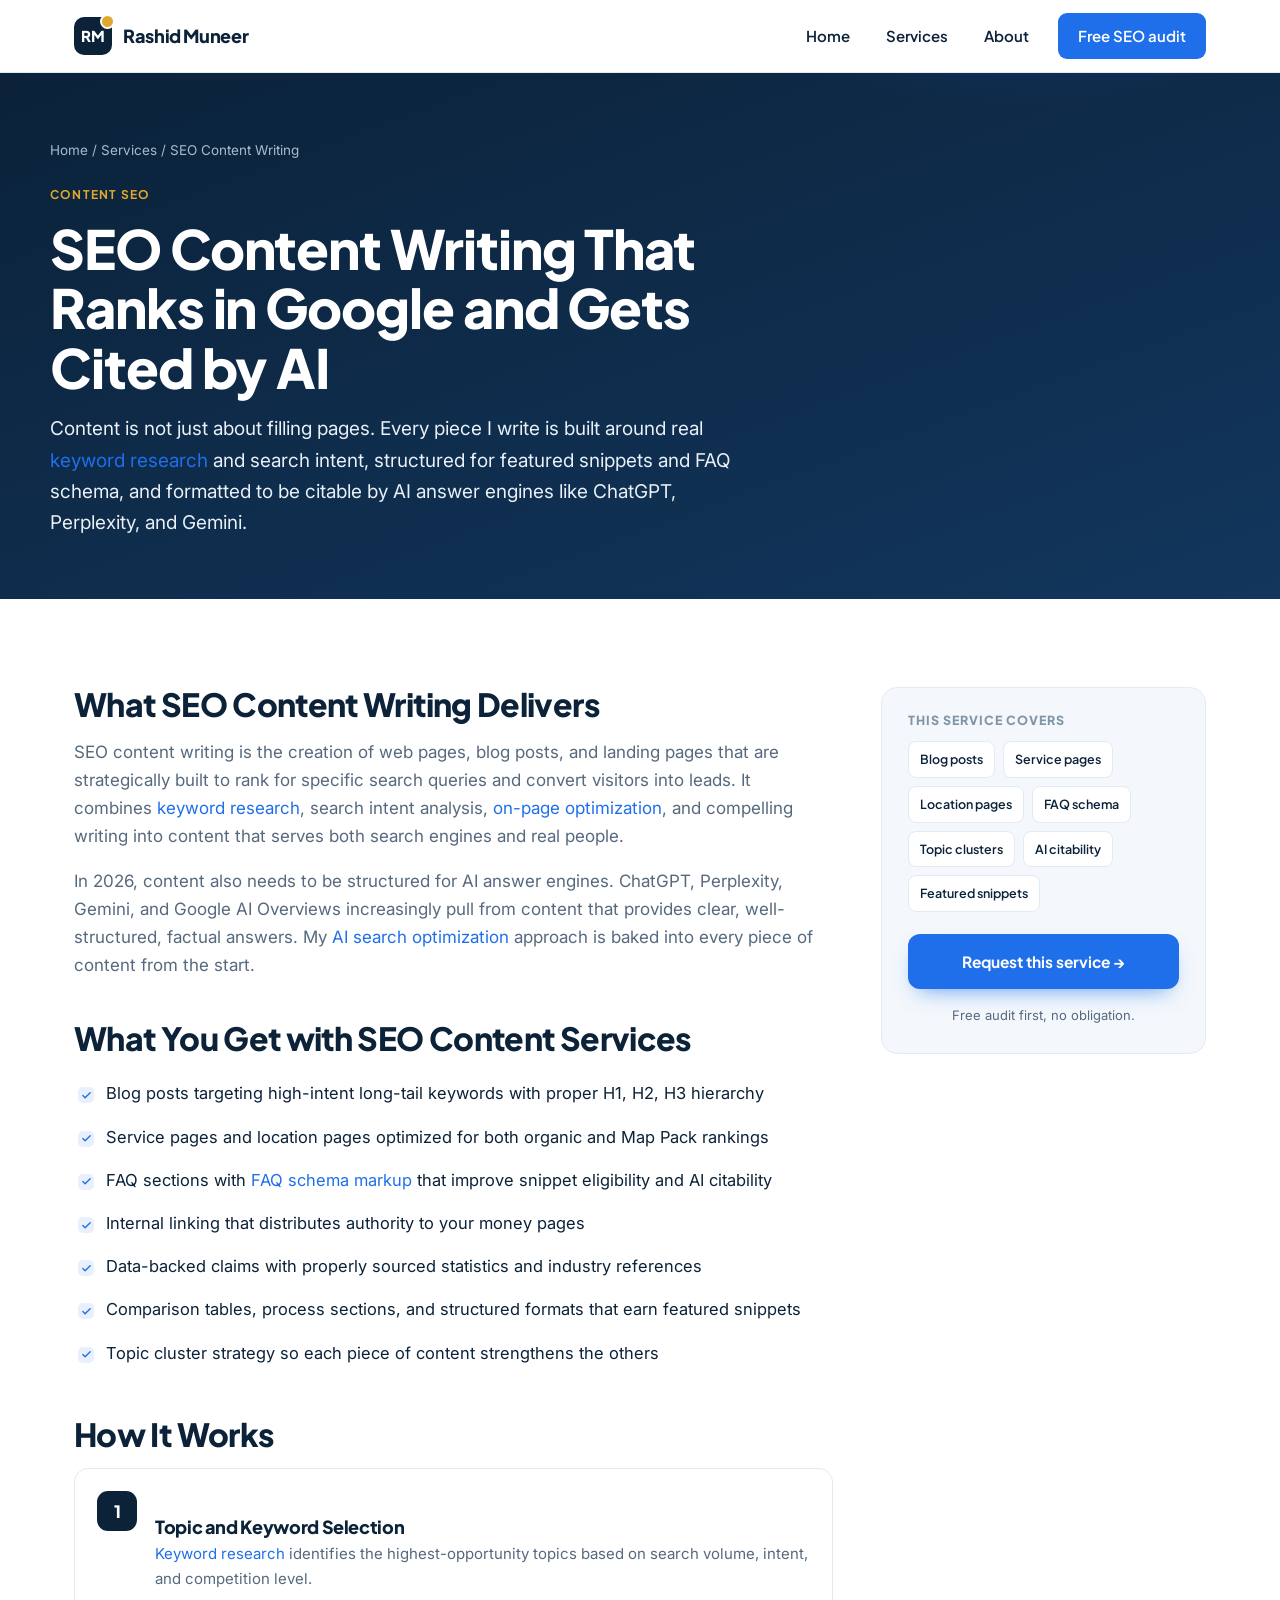
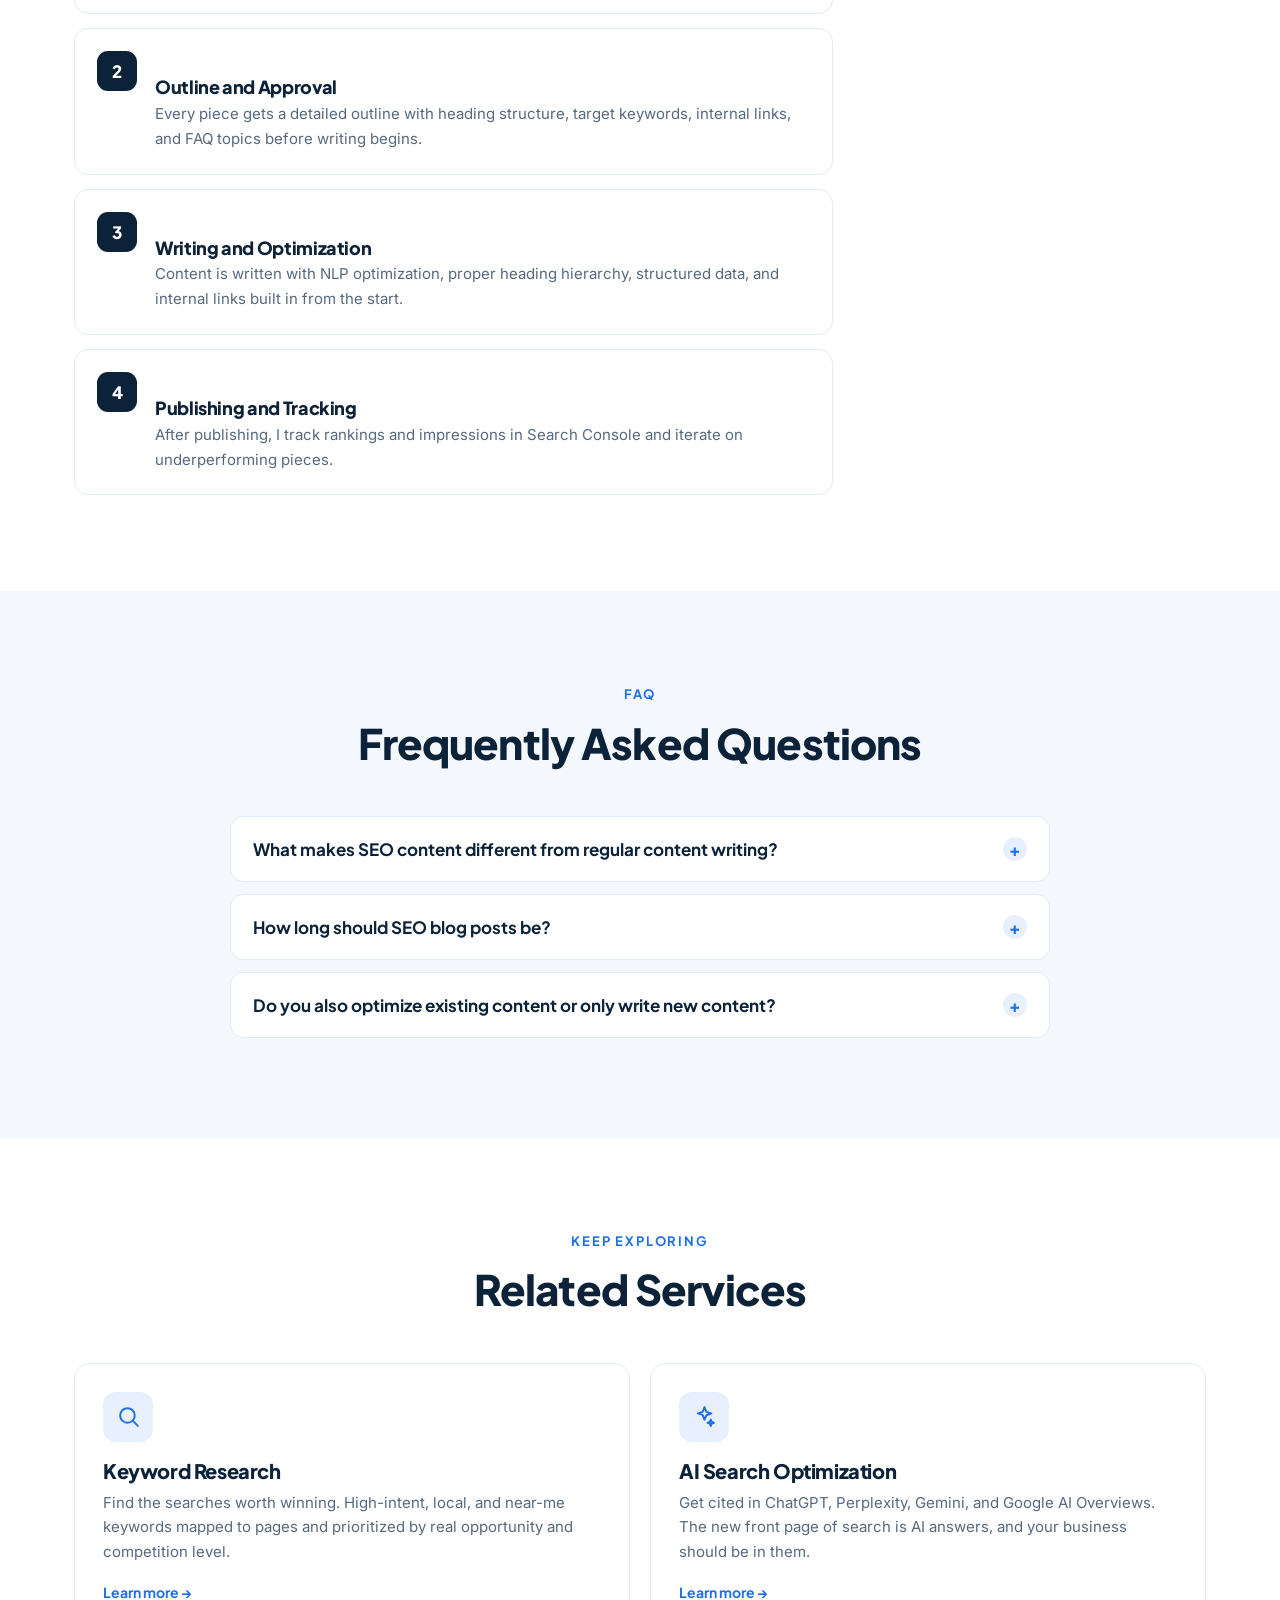
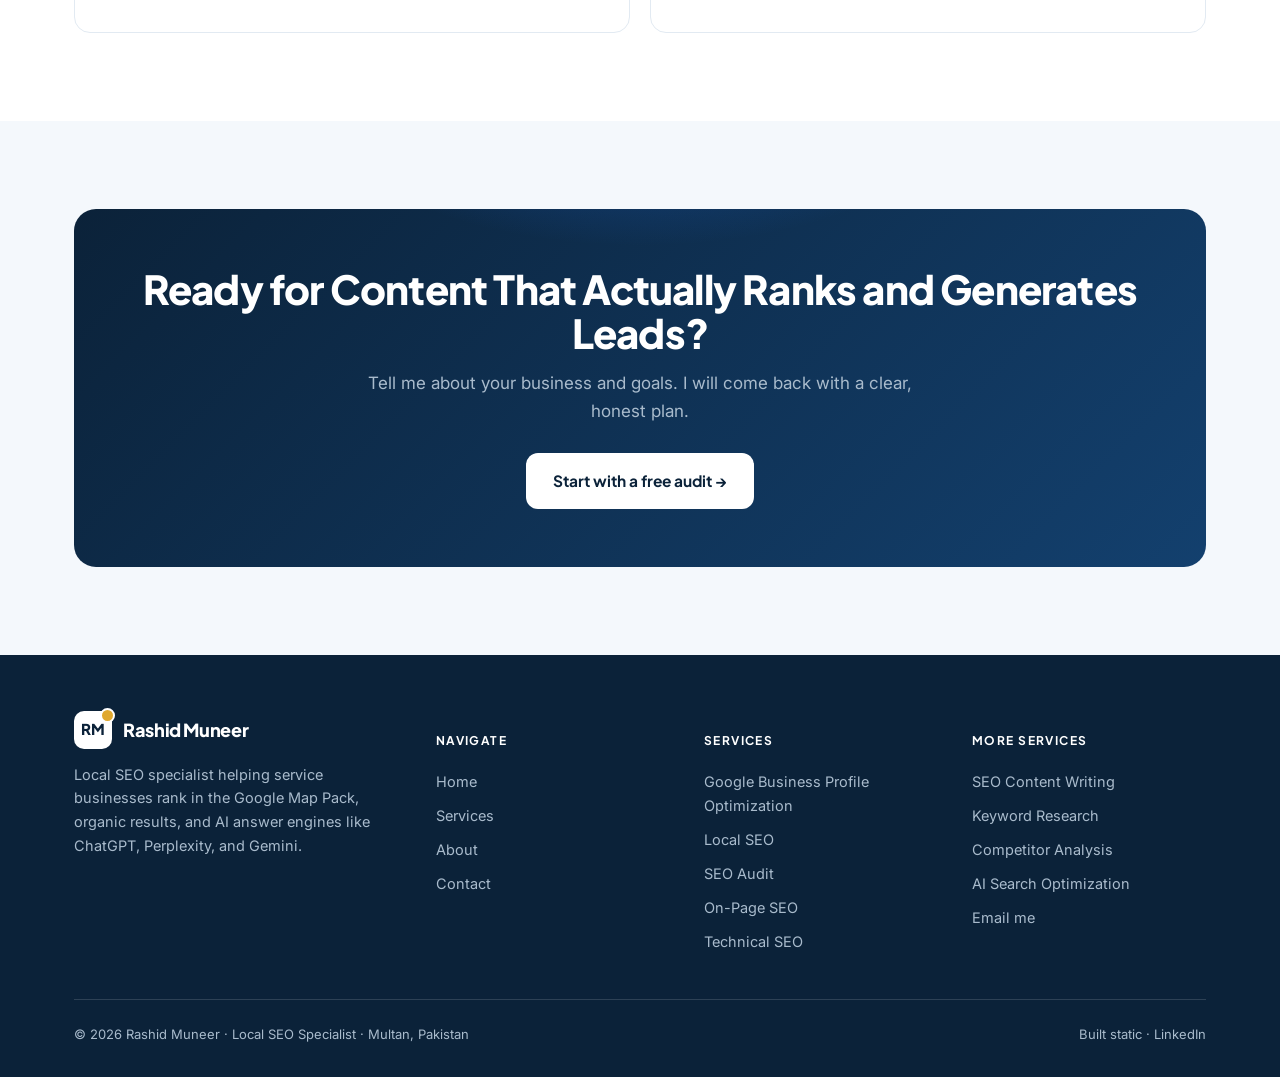
<file: content-seo.html>
<!DOCTYPE html>
<html lang="en">
<head>
<meta charset="UTF-8">
<meta name="viewport" content="width=device-width, initial-scale=1.0">
<title>SEO Content Writing Services for Rankings and AI Citations | Rashid Muneer</title>
<meta name="description" content="SEO content writing services that rank in Google and get cited by AI answer engines. Blog posts, service pages, and location content built around search intent and structured for featured snippets.">
<link rel="canonical" href="https://rashid-portfolio-web.vercel.app/content-seo">
<meta name="robots" content="index, follow, max-image-preview:large">
<meta name="author" content="Rashid Muneer">
<meta name="theme-color" content="#0B2239">
<meta property="og:type" content="website">
<meta property="og:site_name" content="Rashid Muneer | Local SEO Specialist">
<meta property="og:title" content="SEO Content Writing Services for Rankings and AI Citations | Rashid Muneer">
<meta property="og:description" content="SEO content writing services that rank in Google and get cited by AI answer engines. Blog posts, service pages, and location content built around search intent and structured for featured snippets.">
<meta property="og:url" content="https://rashid-portfolio-web.vercel.app/content-seo">
<meta property="og:image" content="https://rashid-portfolio-web.vercel.app/rashid.png">
<meta name="twitter:card" content="summary_large_image">
<meta name="twitter:title" content="SEO Content Writing Services for Rankings and AI Citations | Rashid Muneer">
<meta name="twitter:description" content="SEO content writing services that rank in Google and get cited by AI answer engines. Blog posts, service pages, and location content built around search intent and structured for featured snippets.">
<link rel="icon" href="./favicon.svg" type="image/svg+xml">
<link rel="preconnect" href="https://fonts.googleapis.com">
<link rel="preconnect" href="https://fonts.gstatic.com" crossorigin>
<link href="https://fonts.googleapis.com/css2?family=Plus+Jakarta+Sans:wght@500;600;700;800&family=Inter:wght@400;500;600&display=swap" rel="stylesheet">
<link rel="stylesheet" href="./style.css">
<script type="application/ld+json">{"@context":"https://schema.org","@type":"Person","name":"Rashid Muneer","jobTitle":"Local SEO Specialist","email":"mailto:therashidmuneer010@gmail.com","url":"https://rashid-portfolio-web.vercel.app/","image":"https://rashid-portfolio-web.vercel.app/rashid.png","sameAs":["https://www.linkedin.com/in/rashidmuneer/"],"address":{"@type":"PostalAddress","addressLocality":"Multan","addressCountry":"PK"},"knowsAbout":["Local SEO","Google Business Profile optimization","Google Map Pack ranking","Local citations and NAP consistency","Geo-grid rank tracking","BrightLocal","ABNewswire press releases","Search Atlas","Technical SEO","On-page SEO","Keyword research","AI search optimization (GEO / AEO)","Generative engine optimization"]}</script>
<script type="application/ld+json">{"@context":"https://schema.org","@type":"WebSite","name":"Rashid Muneer | Local SEO Specialist","url":"https://rashid-portfolio-web.vercel.app/"}</script>
<script type="application/ld+json">{"@context":"https://schema.org","@type":"Service","name":"SEO Content Writing Services","serviceType":"SEO Content Writing","description":"SEO content writing services that rank in Google and get cited by AI answer engines. Blog posts, service pages, and location content built around search intent and structured for featured snippets.","url":"https://rashid-portfolio-web.vercel.app/content-seo","provider":{"@type":"Person","name":"Rashid Muneer"},"areaServed":"Worldwide"}</script>
<script type="application/ld+json">{"@context":"https://schema.org","@type":"FAQPage","mainEntity":[{"@type":"Question","name":"What makes SEO content different from regular content writing?","acceptedAnswer":{"@type":"Answer","text":"SEO content is built around keyword research and search intent from the start. Every heading, paragraph, and internal link is strategically placed to help the page rank for specific queries. Regular content may read well but often lacks the keyword targeting, heading structure, schema markup, and internal linking that search engines need to rank it."}},{"@type":"Question","name":"How long should SEO blog posts be?","acceptedAnswer":{"@type":"Answer","text":"Length depends on the topic and competition. For local service businesses, I typically write 1,500 to 2,500 words for blog posts and 800 to 1,200 words for service and location pages. What matters more than word count is covering the topic thoroughly enough to satisfy search intent and outperform what currently ranks."}},{"@type":"Question","name":"Do you also optimize existing content or only write new content?","acceptedAnswer":{"@type":"Answer","text":"Both. Content refreshes and rewrites are often the fastest way to improve rankings because the page already has indexing history and backlinks. I audit your existing content, identify underperforming pages with potential, and either rewrite or expand them alongside new content production."}}]}</script>
<script type="application/ld+json">{"@context":"https://schema.org","@type":"BreadcrumbList","itemListElement":[{"@type":"ListItem","position":1,"name":"Home","item":"https://rashid-portfolio-web.vercel.app/"},{"@type":"ListItem","position":2,"name":"Services","item":"https://rashid-portfolio-web.vercel.app/services"},{"@type":"ListItem","position":3,"name":"SEO Content Writing","item":"https://rashid-portfolio-web.vercel.app/content-seo"}]}</script>
</head>
<body>
<header class="site-header">
  <div class="container nav-wrap">
    <a href="./" class="logo"><span class="logo-mark">RM</span><span>Rashid Muneer</span></a>
    <button class="nav-toggle" aria-label="Open menu" aria-expanded="false"><span></span><span></span><span></span></button>
    <nav class="nav" aria-label="Primary">
      <a href="./">Home</a>
      <a href="./services">Services</a>
      <a href="./about">About</a>
      <a href="./contact" class="nav-cta">Free SEO audit</a>
    </nav>
  </div>
</header>

  <section class="page-hero">
    <div class="container">
      <div class="breadcrumb"><a href="./">Home</a> / <a href="./services">Services</a> / SEO Content Writing</div>
      <span class="pill-tag">Content SEO</span>
      <h1>SEO Content Writing That Ranks in Google and Gets Cited by AI</h1>
      <p>Content is not just about filling pages. Every piece I write is built around real <a href="./keyword-research">keyword research</a> and search intent, structured for featured snippets and FAQ schema, and formatted to be citable by AI answer engines like ChatGPT, Perplexity, and Gemini.</p>
    </div>
  </section>

  <section class="section">
    <div class="container content-split">
      <div class="prose">
        <h2>What SEO Content Writing Delivers</h2>
        <p>SEO content writing is the creation of web pages, blog posts, and landing pages that are strategically built to rank for specific search queries and convert visitors into leads. It combines <a href="./keyword-research">keyword research</a>, search intent analysis, <a href="./on-page-seo">on-page optimization</a>, and compelling writing into content that serves both search engines and real people.</p>
        <p>In 2026, content also needs to be structured for AI answer engines. ChatGPT, Perplexity, Gemini, and Google AI Overviews increasingly pull from content that provides clear, well-structured, factual answers. My <a href="./ai-search-optimization">AI search optimization</a> approach is baked into every piece of content from the start.</p>

        <h2>What You Get with SEO Content Services</h2>
        <ul>
          <li>Blog posts targeting high-intent long-tail keywords with proper H1, H2, H3 hierarchy</li>
          <li>Service pages and location pages optimized for both organic and Map Pack rankings</li>
          <li>FAQ sections with <a href="./ai-search-optimization">FAQ schema markup</a> that improve snippet eligibility and AI citability</li>
          <li>Internal linking that distributes authority to your money pages</li>
          <li>Data-backed claims with properly sourced statistics and industry references</li>
          <li>Comparison tables, process sections, and structured formats that earn featured snippets</li>
          <li>Topic cluster strategy so each piece of content strengthens the others</li>
        </ul>

        <h2>How It Works</h2>
        <div class="steps"><div class="step-item" data-reveal><span class="num">1</span><div><h3>Topic and Keyword Selection</h3><p><a href="./keyword-research">Keyword research</a> identifies the highest-opportunity topics based on search volume, intent, and competition level.</p></div></div><div class="step-item" data-reveal><span class="num">2</span><div><h3>Outline and Approval</h3><p>Every piece gets a detailed outline with heading structure, target keywords, internal links, and FAQ topics before writing begins.</p></div></div><div class="step-item" data-reveal><span class="num">3</span><div><h3>Writing and Optimization</h3><p>Content is written with NLP optimization, proper heading hierarchy, structured data, and internal links built in from the start.</p></div></div><div class="step-item" data-reveal><span class="num">4</span><div><h3>Publishing and Tracking</h3><p>After publishing, I track rankings and impressions in Search Console and iterate on underperforming pieces.</p></div></div></div>
      </div>
      <aside class="sidecard">
        <h4>This service covers</h4>
        <div class="tagrow"><span class="tag">Blog posts</span><span class="tag">Service pages</span><span class="tag">Location pages</span><span class="tag">FAQ schema</span><span class="tag">Topic clusters</span><span class="tag">AI citability</span><span class="tag">Featured snippets</span></div>
        <a class="btn btn-primary" href="./contact">Request this service &rarr;</a>
        <p style="font-size:13px;color:var(--muted);margin:16px 0 0;text-align:center">Free audit first, no obligation.</p>
      </aside>
    </div>
  </section>

  <section class="section alt">
    <div class="container">
      <div class="section-head"><span class="eyebrow">FAQ</span><h2>Frequently Asked Questions</h2></div>
      <div class="faq">
      <div class="faq-item">
        <button class="faq-q">What makes SEO content different from regular content writing?<span class="ic">+</span></button>
        <div class="faq-a"><p>SEO content is built around keyword research and search intent from the start. Every heading, paragraph, and internal link is strategically placed to help the page rank for specific queries. Regular content may read well but often lacks the keyword targeting, heading structure, schema markup, and internal linking that search engines need to rank it.</p></div>
      </div>
<div class="faq-item">
        <button class="faq-q">How long should SEO blog posts be?<span class="ic">+</span></button>
        <div class="faq-a"><p>Length depends on the topic and competition. For local service businesses, I typically write 1,500 to 2,500 words for blog posts and 800 to 1,200 words for service and location pages. What matters more than word count is covering the topic thoroughly enough to satisfy search intent and outperform what currently ranks.</p></div>
      </div>
<div class="faq-item">
        <button class="faq-q">Do you also optimize existing content or only write new content?<span class="ic">+</span></button>
        <div class="faq-a"><p>Both. Content refreshes and rewrites are often the fastest way to improve rankings because the page already has indexing history and backlinks. I audit your existing content, identify underperforming pages with potential, and either rewrite or expand them alongside new content production.</p></div>
      </div>
</div>
    </div>
  </section>
  <section class="section">
    <div class="container">
      <div class="section-head"><span class="eyebrow">Keep exploring</span><h2>Related Services</h2></div>
      <div class="svc-grid" style="grid-template-columns:repeat(2,1fr)"><a class="svc-card" href="./keyword-research" data-reveal>
      <div class="svc-ico"><svg viewBox="0 0 24 24"><circle cx="11" cy="11" r="7"/><path d="m21 21-4.3-4.3"/></svg></div>
      <h3>Keyword Research</h3>
      <p>Find the searches worth winning. High-intent, local, and near-me keywords mapped to pages and prioritized by real opportunity and competition level.</p>
      <span class="more">Learn more &rarr;</span>
    </a><a class="svc-card" href="./ai-search-optimization" data-reveal>
      <div class="svc-ico"><svg viewBox="0 0 24 24"><path d="M12 3l1.8 4.6L18.5 9l-4.6 1.8L12 15l-1.8-4.6L5.5 9l4.7-1.4z"/><path d="M18 15l.9 2.3L21 18l-2.1.8L18 21l-.8-2.2L15 18l2.1-.7z"/></svg></div>
      <h3>AI Search Optimization</h3>
      <p>Get cited in ChatGPT, Perplexity, Gemini, and Google AI Overviews. The new front page of search is AI answers, and your business should be in them.</p>
      <span class="more">Learn more &rarr;</span>
    </a></div>
    </div>
  </section>

  <section class="section alt">
    <div class="container">
      <div class="cta-band">
        <h2>Ready for Content That Actually Ranks and Generates Leads?</h2>
        <p>Tell me about your business and goals. I will come back with a clear, honest plan.</p>
        <div class="hero-cta" style="justify-content:center"><a class="btn btn-light" href="./contact">Start with a free audit &rarr;</a></div>
      </div>
    </div>
  </section>
<footer class="site-footer">
  <div class="container">
    <div class="footer-top">
      <div class="footer-brand">
        <a href="./" class="logo"><span class="logo-mark">RM</span><span>Rashid Muneer</span></a>
        <p>Local SEO specialist helping service businesses rank in the Google Map Pack, organic results, and AI answer engines like ChatGPT, Perplexity, and Gemini.</p>
      </div>
      <div class="footer-col">
        <h5>Navigate</h5>
        <a href="./">Home</a>
        <a href="./services">Services</a>
        <a href="./about">About</a>
        <a href="./contact">Contact</a>
      </div>
      <div class="footer-col">
        <h5>Services</h5>
        <a href="./gmb-optimization">Google Business Profile Optimization</a>
        <a href="./local-seo">Local SEO</a>
        <a href="./seo-audit">SEO Audit</a>
        <a href="./on-page-seo">On-Page SEO</a>
        <a href="./technical-seo">Technical SEO</a>
      </div>
      <div class="footer-col">
        <h5>More Services</h5>
        <a href="./content-seo">SEO Content Writing</a>
        <a href="./keyword-research">Keyword Research</a>
        <a href="./competitor-analysis">Competitor Analysis</a>
        <a href="./ai-search-optimization">AI Search Optimization</a>
        <a href="mailto:therashidmuneer010@gmail.com">Email me</a>
      </div>
    </div>
    <div class="footer-bottom">
      <span>&copy; <span id="yr">2026</span> Rashid Muneer &middot; Local SEO Specialist &middot; Multan, Pakistan</span>
      <span>Built static &middot; <a href="https://www.linkedin.com/in/rashidmuneer/" target="_blank" rel="noopener">LinkedIn</a></span>
    </div>
  </div>
</footer>
<script src="./script.js"></script>
</body>
</html>
</file>
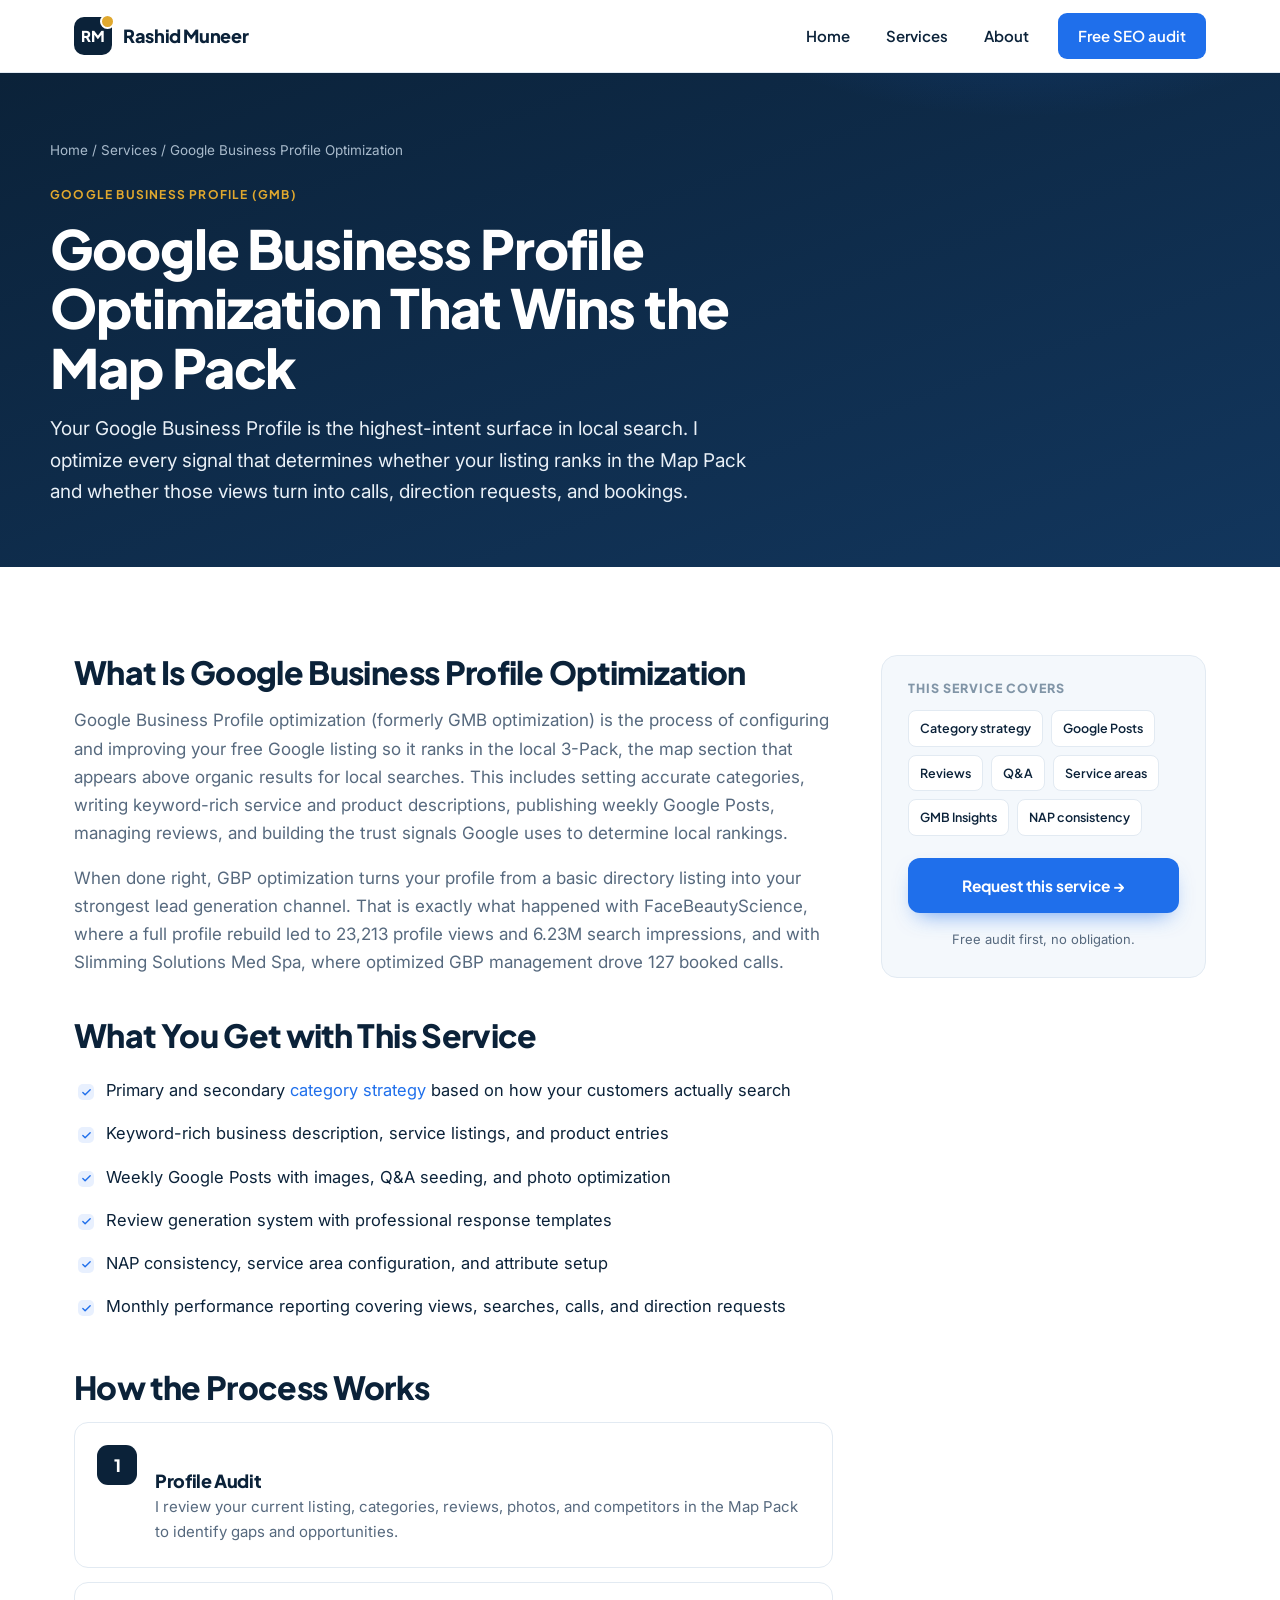
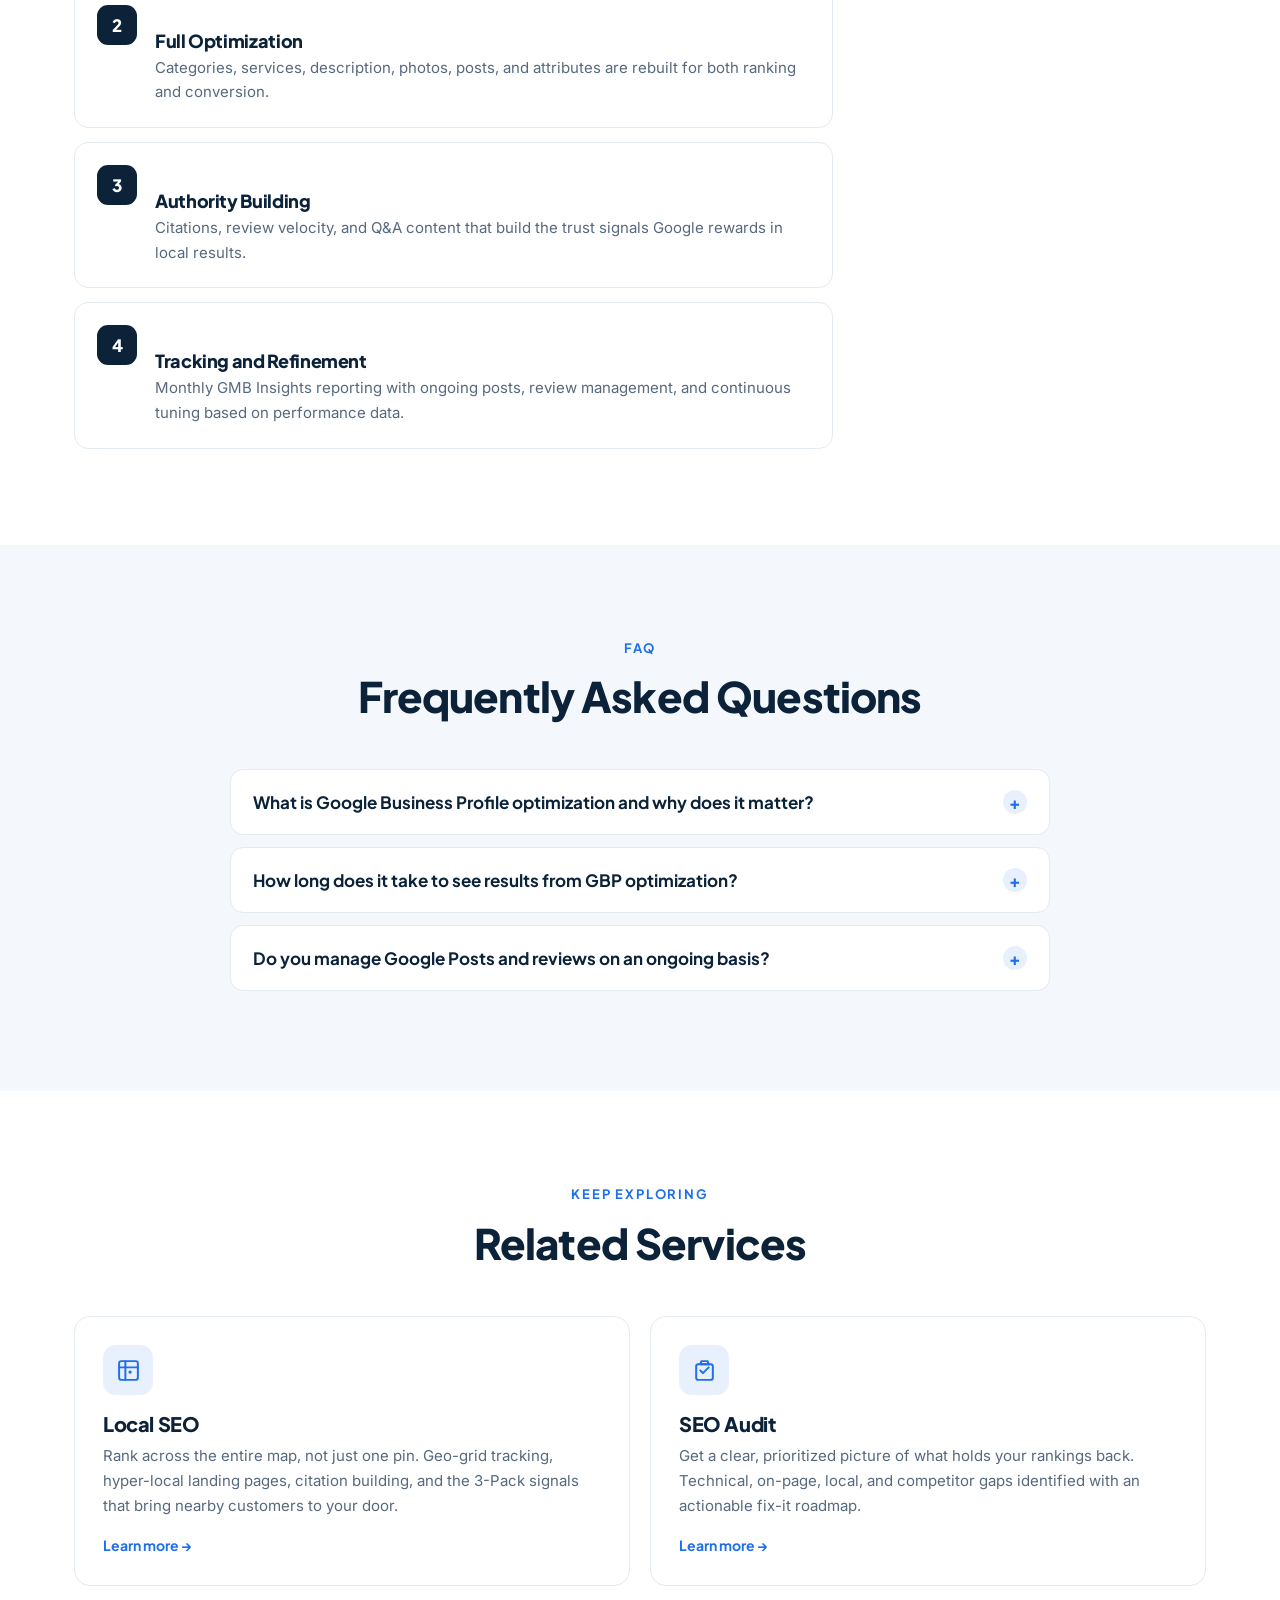
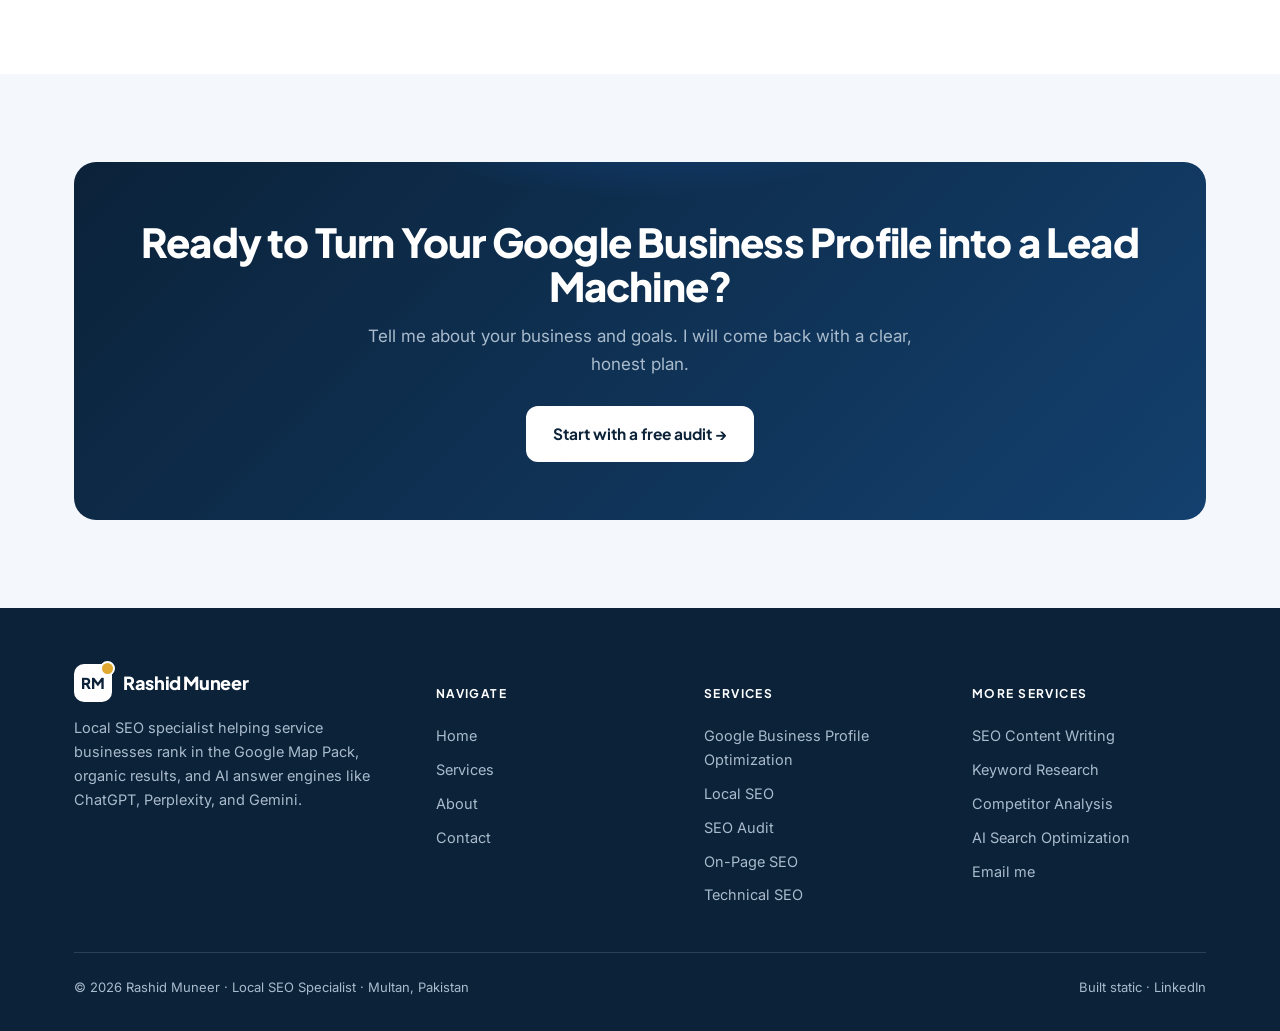
<file: gmb-optimization.html>
<!DOCTYPE html>
<html lang="en">
<head>
<meta charset="UTF-8">
<meta name="viewport" content="width=device-width, initial-scale=1.0">
<title>Google Business Profile Optimization Services for Map Pack Rankings | Rashid Muneer</title>
<meta name="description" content="Get more calls and leads from Google Maps with professional Google Business Profile optimization. Categories, services, posts, reviews, and Map Pack signals managed by a proven GBP specialist.">
<link rel="canonical" href="https://rashid-portfolio-web.vercel.app/gmb-optimization">
<meta name="robots" content="index, follow, max-image-preview:large">
<meta name="author" content="Rashid Muneer">
<meta name="theme-color" content="#0B2239">
<meta property="og:type" content="website">
<meta property="og:site_name" content="Rashid Muneer | Local SEO Specialist">
<meta property="og:title" content="Google Business Profile Optimization Services for Map Pack Rankings | Rashid Muneer">
<meta property="og:description" content="Get more calls and leads from Google Maps with professional Google Business Profile optimization. Categories, services, posts, reviews, and Map Pack signals managed by a proven GBP specialist.">
<meta property="og:url" content="https://rashid-portfolio-web.vercel.app/gmb-optimization">
<meta property="og:image" content="https://rashid-portfolio-web.vercel.app/rashid.png">
<meta name="twitter:card" content="summary_large_image">
<meta name="twitter:title" content="Google Business Profile Optimization Services for Map Pack Rankings | Rashid Muneer">
<meta name="twitter:description" content="Get more calls and leads from Google Maps with professional Google Business Profile optimization. Categories, services, posts, reviews, and Map Pack signals managed by a proven GBP specialist.">
<link rel="icon" href="./favicon.svg" type="image/svg+xml">
<link rel="preconnect" href="https://fonts.googleapis.com">
<link rel="preconnect" href="https://fonts.gstatic.com" crossorigin>
<link href="https://fonts.googleapis.com/css2?family=Plus+Jakarta+Sans:wght@500;600;700;800&family=Inter:wght@400;500;600&display=swap" rel="stylesheet">
<link rel="stylesheet" href="./style.css">
<script type="application/ld+json">{"@context":"https://schema.org","@type":"Person","name":"Rashid Muneer","jobTitle":"Local SEO Specialist","email":"mailto:therashidmuneer010@gmail.com","url":"https://rashid-portfolio-web.vercel.app/","image":"https://rashid-portfolio-web.vercel.app/rashid.png","sameAs":["https://www.linkedin.com/in/rashidmuneer/"],"address":{"@type":"PostalAddress","addressLocality":"Multan","addressCountry":"PK"},"knowsAbout":["Local SEO","Google Business Profile optimization","Google Map Pack ranking","Local citations and NAP consistency","Geo-grid rank tracking","BrightLocal","ABNewswire press releases","Search Atlas","Technical SEO","On-page SEO","Keyword research","AI search optimization (GEO / AEO)","Generative engine optimization"]}</script>
<script type="application/ld+json">{"@context":"https://schema.org","@type":"WebSite","name":"Rashid Muneer | Local SEO Specialist","url":"https://rashid-portfolio-web.vercel.app/"}</script>
<script type="application/ld+json">{"@context":"https://schema.org","@type":"Service","name":"Google Business Profile Optimization","serviceType":"Google Business Profile Optimization","description":"Get more calls and leads from Google Maps with professional Google Business Profile optimization. Categories, services, posts, reviews, and Map Pack signals managed by a proven GBP specialist.","url":"https://rashid-portfolio-web.vercel.app/gmb-optimization","provider":{"@type":"Person","name":"Rashid Muneer"},"areaServed":"Worldwide"}</script>
<script type="application/ld+json">{"@context":"https://schema.org","@type":"FAQPage","mainEntity":[{"@type":"Question","name":"What is Google Business Profile optimization and why does it matter?","acceptedAnswer":{"@type":"Answer","text":"Google Business Profile optimization is the process of setting up and improving your free Google listing so it ranks in the local Map Pack and turns searches into calls, direction requests, and bookings. It matters because the Map Pack appears above organic results for nearly every local search, making it the highest-visibility placement your business can earn."}},{"@type":"Question","name":"How long does it take to see results from GBP optimization?","acceptedAnswer":{"@type":"Answer","text":"Most profiles show measurable improvement in interactions and search visibility within 3 to 6 weeks. Competitive categories may take longer, but foundational fixes like accurate categories, NAP consistency, and initial review generation often produce early wins quickly."}},{"@type":"Question","name":"Do you manage Google Posts and reviews on an ongoing basis?","acceptedAnswer":{"@type":"Answer","text":"Yes. Ongoing Google Business Profile management includes weekly Google Posts, review generation campaigns, professional review responses, Q&A seeding, and fresh photo uploads. All of these are ranking signals and trust signals that compound over time."}}]}</script>
<script type="application/ld+json">{"@context":"https://schema.org","@type":"BreadcrumbList","itemListElement":[{"@type":"ListItem","position":1,"name":"Home","item":"https://rashid-portfolio-web.vercel.app/"},{"@type":"ListItem","position":2,"name":"Services","item":"https://rashid-portfolio-web.vercel.app/services"},{"@type":"ListItem","position":3,"name":"Google Business Profile Optimization","item":"https://rashid-portfolio-web.vercel.app/gmb-optimization"}]}</script>
</head>
<body>
<header class="site-header">
  <div class="container nav-wrap">
    <a href="./" class="logo"><span class="logo-mark">RM</span><span>Rashid Muneer</span></a>
    <button class="nav-toggle" aria-label="Open menu" aria-expanded="false"><span></span><span></span><span></span></button>
    <nav class="nav" aria-label="Primary">
      <a href="./">Home</a>
      <a href="./services">Services</a>
      <a href="./about">About</a>
      <a href="./contact" class="nav-cta">Free SEO audit</a>
    </nav>
  </div>
</header>

  <section class="page-hero">
    <div class="container">
      <div class="breadcrumb"><a href="./">Home</a> / <a href="./services">Services</a> / Google Business Profile Optimization</div>
      <span class="pill-tag">Google Business Profile (GMB)</span>
      <h1>Google Business Profile Optimization That Wins the Map Pack</h1>
      <p>Your Google Business Profile is the highest-intent surface in local search. I optimize every signal that determines whether your listing ranks in the Map Pack and whether those views turn into calls, direction requests, and bookings.</p>
    </div>
  </section>

  <section class="section">
    <div class="container content-split">
      <div class="prose">
        <h2>What Is Google Business Profile Optimization</h2>
        <p>Google Business Profile optimization (formerly GMB optimization) is the process of configuring and improving your free Google listing so it ranks in the local 3-Pack, the map section that appears above organic results for local searches. This includes setting accurate categories, writing keyword-rich service and product descriptions, publishing weekly Google Posts, managing reviews, and building the trust signals Google uses to determine local rankings.</p>
        <p>When done right, GBP optimization turns your profile from a basic directory listing into your strongest lead generation channel. That is exactly what happened with FaceBeautyScience, where a full profile rebuild led to 23,213 profile views and 6.23M search impressions, and with Slimming Solutions Med Spa, where optimized GBP management drove 127 booked calls.</p>

        <h2>What You Get with This Service</h2>
        <ul>
          <li>Primary and secondary <a href="./keyword-research">category strategy</a> based on how your customers actually search</li>
          <li>Keyword-rich business description, service listings, and product entries</li>
          <li>Weekly Google Posts with images, Q&amp;A seeding, and photo optimization</li>
          <li>Review generation system with professional response templates</li>
          <li>NAP consistency, service area configuration, and attribute setup</li>
          <li>Monthly performance reporting covering views, searches, calls, and direction requests</li>
        </ul>

        <h2>How the Process Works</h2>
        <div class="steps"><div class="step-item" data-reveal><span class="num">1</span><div><h3>Profile Audit</h3><p>I review your current listing, categories, reviews, photos, and competitors in the Map Pack to identify gaps and opportunities.</p></div></div><div class="step-item" data-reveal><span class="num">2</span><div><h3>Full Optimization</h3><p>Categories, services, description, photos, posts, and attributes are rebuilt for both ranking and conversion.</p></div></div><div class="step-item" data-reveal><span class="num">3</span><div><h3>Authority Building</h3><p>Citations, review velocity, and Q&amp;A content that build the trust signals Google rewards in local results.</p></div></div><div class="step-item" data-reveal><span class="num">4</span><div><h3>Tracking and Refinement</h3><p>Monthly GMB Insights reporting with ongoing posts, review management, and continuous tuning based on performance data.</p></div></div></div>
      </div>
      <aside class="sidecard">
        <h4>This service covers</h4>
        <div class="tagrow"><span class="tag">Category strategy</span><span class="tag">Google Posts</span><span class="tag">Reviews</span><span class="tag">Q&amp;A</span><span class="tag">Service areas</span><span class="tag">GMB Insights</span><span class="tag">NAP consistency</span></div>
        <a class="btn btn-primary" href="./contact">Request this service &rarr;</a>
        <p style="font-size:13px;color:var(--muted);margin:16px 0 0;text-align:center">Free audit first, no obligation.</p>
      </aside>
    </div>
  </section>

  <section class="section alt">
    <div class="container">
      <div class="section-head"><span class="eyebrow">FAQ</span><h2>Frequently Asked Questions</h2></div>
      <div class="faq">
      <div class="faq-item">
        <button class="faq-q">What is Google Business Profile optimization and why does it matter?<span class="ic">+</span></button>
        <div class="faq-a"><p>Google Business Profile optimization is the process of setting up and improving your free Google listing so it ranks in the local Map Pack and turns searches into calls, direction requests, and bookings. It matters because the Map Pack appears above organic results for nearly every local search, making it the highest-visibility placement your business can earn.</p></div>
      </div>
<div class="faq-item">
        <button class="faq-q">How long does it take to see results from GBP optimization?<span class="ic">+</span></button>
        <div class="faq-a"><p>Most profiles show measurable improvement in interactions and search visibility within 3 to 6 weeks. Competitive categories may take longer, but foundational fixes like accurate categories, NAP consistency, and initial review generation often produce early wins quickly.</p></div>
      </div>
<div class="faq-item">
        <button class="faq-q">Do you manage Google Posts and reviews on an ongoing basis?<span class="ic">+</span></button>
        <div class="faq-a"><p>Yes. Ongoing Google Business Profile management includes weekly Google Posts, review generation campaigns, professional review responses, Q&A seeding, and fresh photo uploads. All of these are ranking signals and trust signals that compound over time.</p></div>
      </div>
</div>
    </div>
  </section>
  <section class="section">
    <div class="container">
      <div class="section-head"><span class="eyebrow">Keep exploring</span><h2>Related Services</h2></div>
      <div class="svc-grid" style="grid-template-columns:repeat(2,1fr)"><a class="svc-card" href="./local-seo" data-reveal>
      <div class="svc-ico"><svg viewBox="0 0 24 24"><rect x="3" y="3" width="18" height="18" rx="2"/><path d="M3 9h18M9 3v18"/><circle cx="13.5" cy="13.5" r="1.6" fill="#1F6FEB" stroke="none"/></svg></div>
      <h3>Local SEO</h3>
      <p>Rank across the entire map, not just one pin. Geo-grid tracking, hyper-local landing pages, citation building, and the 3-Pack signals that bring nearby customers to your door.</p>
      <span class="more">Learn more &rarr;</span>
    </a><a class="svc-card" href="./seo-audit" data-reveal>
      <div class="svc-ico"><svg viewBox="0 0 24 24"><path d="M9 3h6l1 3H8z"/><rect x="4" y="6" width="16" height="15" rx="2"/><path d="M8 12l2.5 2.5L16 9"/></svg></div>
      <h3>SEO Audit</h3>
      <p>Get a clear, prioritized picture of what holds your rankings back. Technical, on-page, local, and competitor gaps identified with an actionable fix-it roadmap.</p>
      <span class="more">Learn more &rarr;</span>
    </a></div>
    </div>
  </section>

  <section class="section alt">
    <div class="container">
      <div class="cta-band">
        <h2>Ready to Turn Your Google Business Profile into a Lead Machine?</h2>
        <p>Tell me about your business and goals. I will come back with a clear, honest plan.</p>
        <div class="hero-cta" style="justify-content:center"><a class="btn btn-light" href="./contact">Start with a free audit &rarr;</a></div>
      </div>
    </div>
  </section>
<footer class="site-footer">
  <div class="container">
    <div class="footer-top">
      <div class="footer-brand">
        <a href="./" class="logo"><span class="logo-mark">RM</span><span>Rashid Muneer</span></a>
        <p>Local SEO specialist helping service businesses rank in the Google Map Pack, organic results, and AI answer engines like ChatGPT, Perplexity, and Gemini.</p>
      </div>
      <div class="footer-col">
        <h5>Navigate</h5>
        <a href="./">Home</a>
        <a href="./services">Services</a>
        <a href="./about">About</a>
        <a href="./contact">Contact</a>
      </div>
      <div class="footer-col">
        <h5>Services</h5>
        <a href="./gmb-optimization">Google Business Profile Optimization</a>
        <a href="./local-seo">Local SEO</a>
        <a href="./seo-audit">SEO Audit</a>
        <a href="./on-page-seo">On-Page SEO</a>
        <a href="./technical-seo">Technical SEO</a>
      </div>
      <div class="footer-col">
        <h5>More Services</h5>
        <a href="./content-seo">SEO Content Writing</a>
        <a href="./keyword-research">Keyword Research</a>
        <a href="./competitor-analysis">Competitor Analysis</a>
        <a href="./ai-search-optimization">AI Search Optimization</a>
        <a href="mailto:therashidmuneer010@gmail.com">Email me</a>
      </div>
    </div>
    <div class="footer-bottom">
      <span>&copy; <span id="yr">2026</span> Rashid Muneer &middot; Local SEO Specialist &middot; Multan, Pakistan</span>
      <span>Built static &middot; <a href="https://www.linkedin.com/in/rashidmuneer/" target="_blank" rel="noopener">LinkedIn</a></span>
    </div>
  </div>
</footer>
<script src="./script.js"></script>
</body>
</html>
</file>
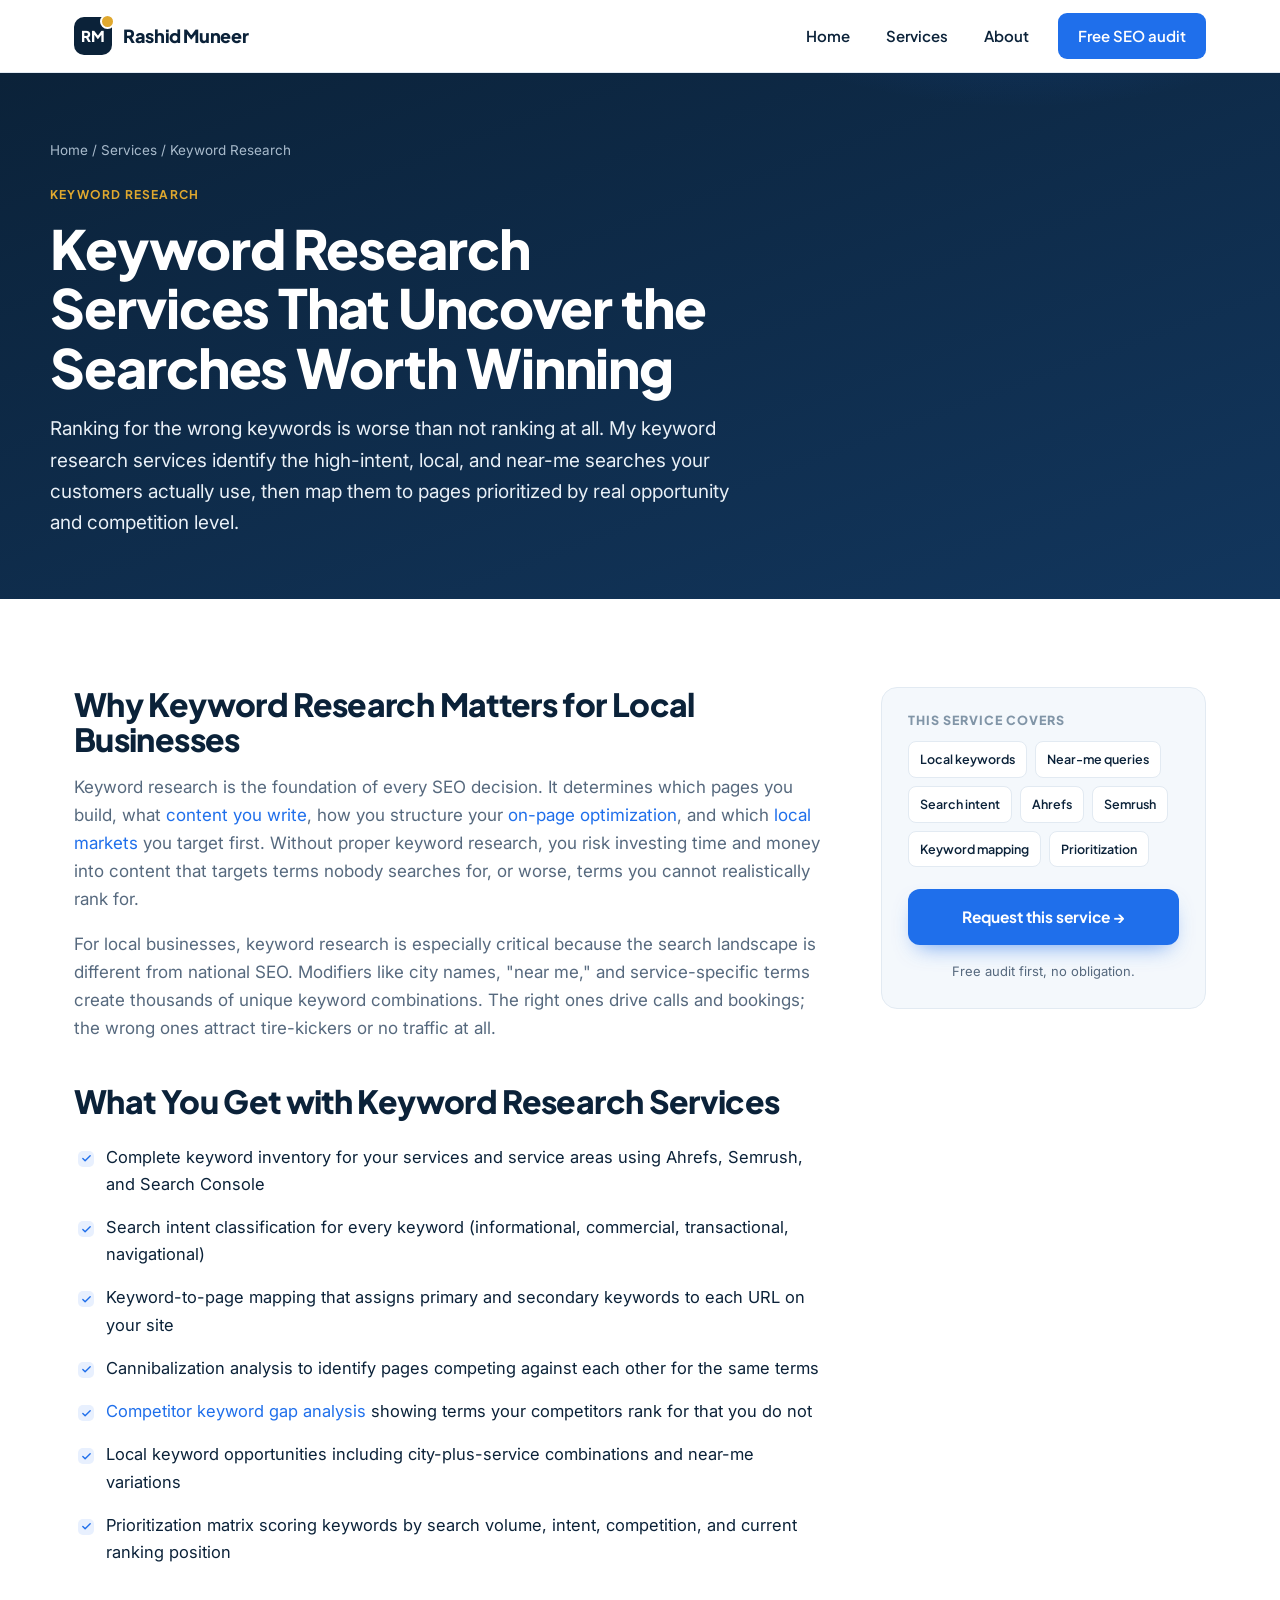
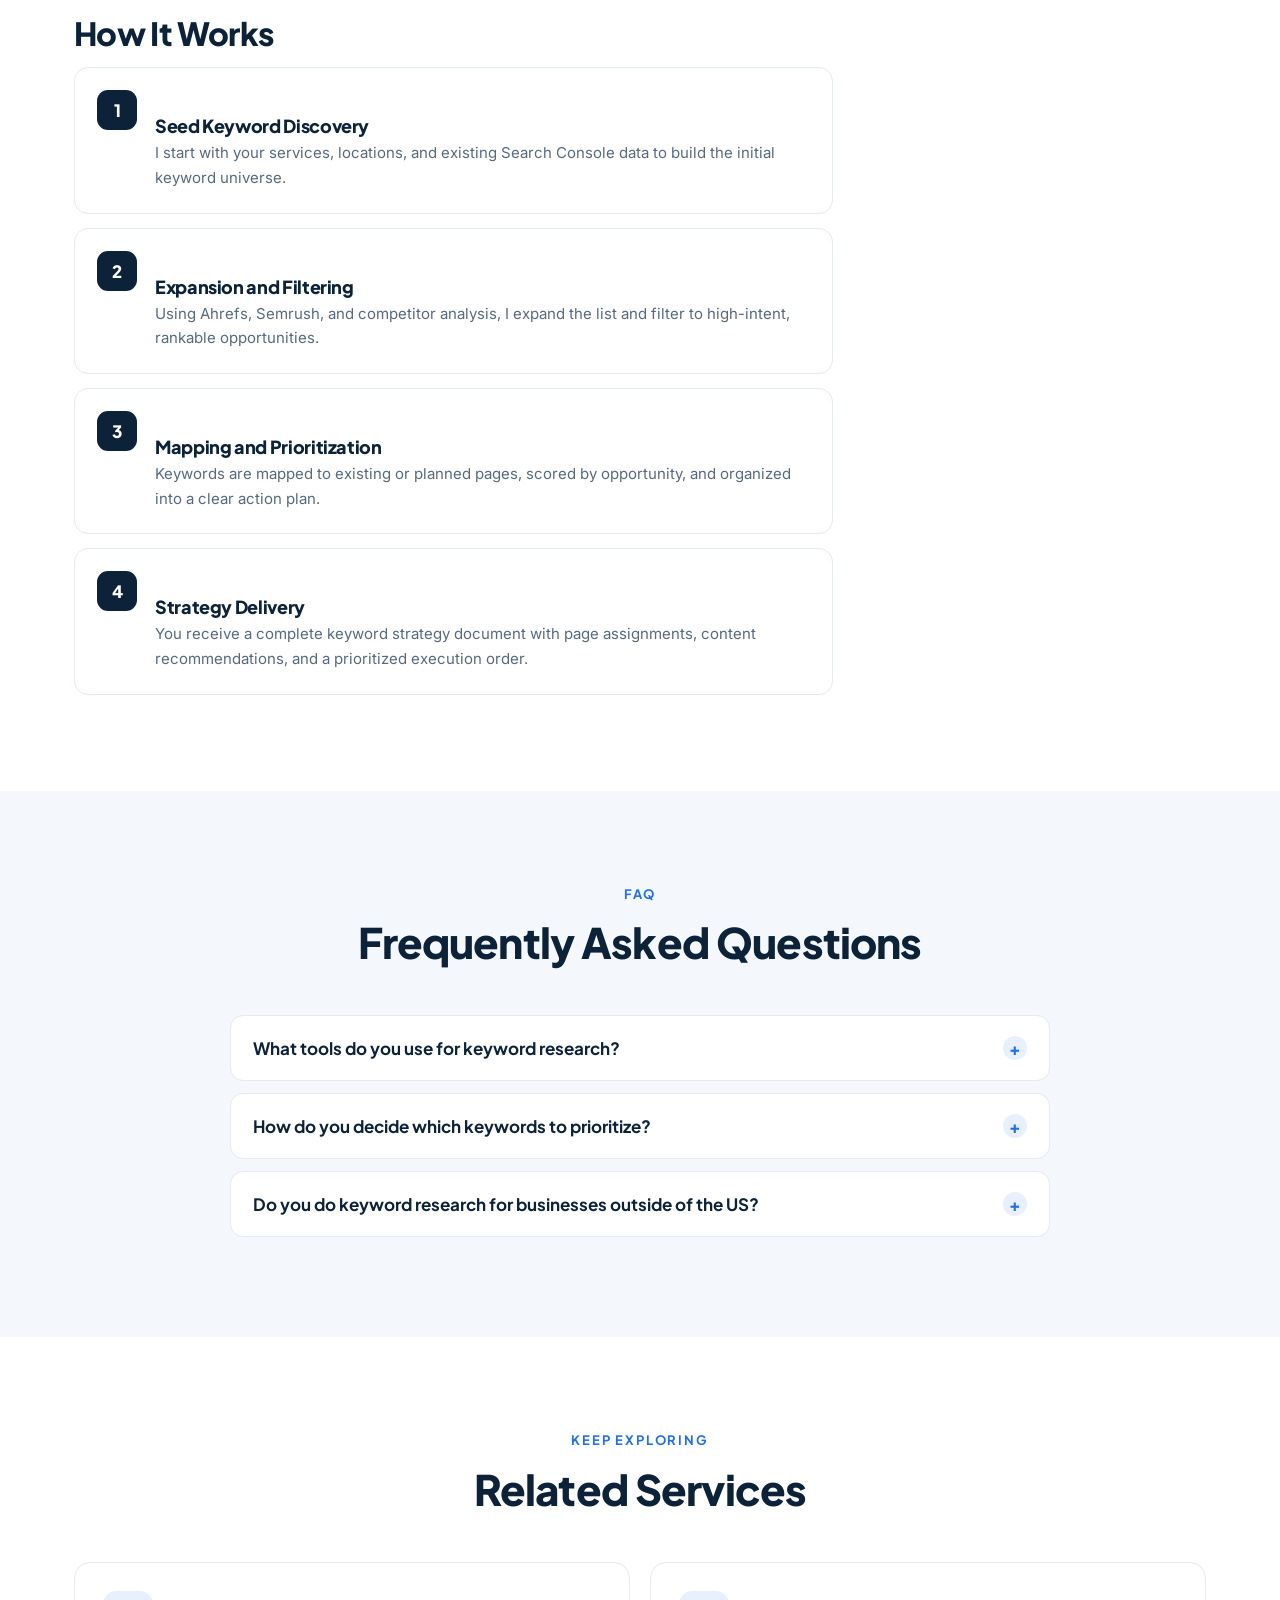
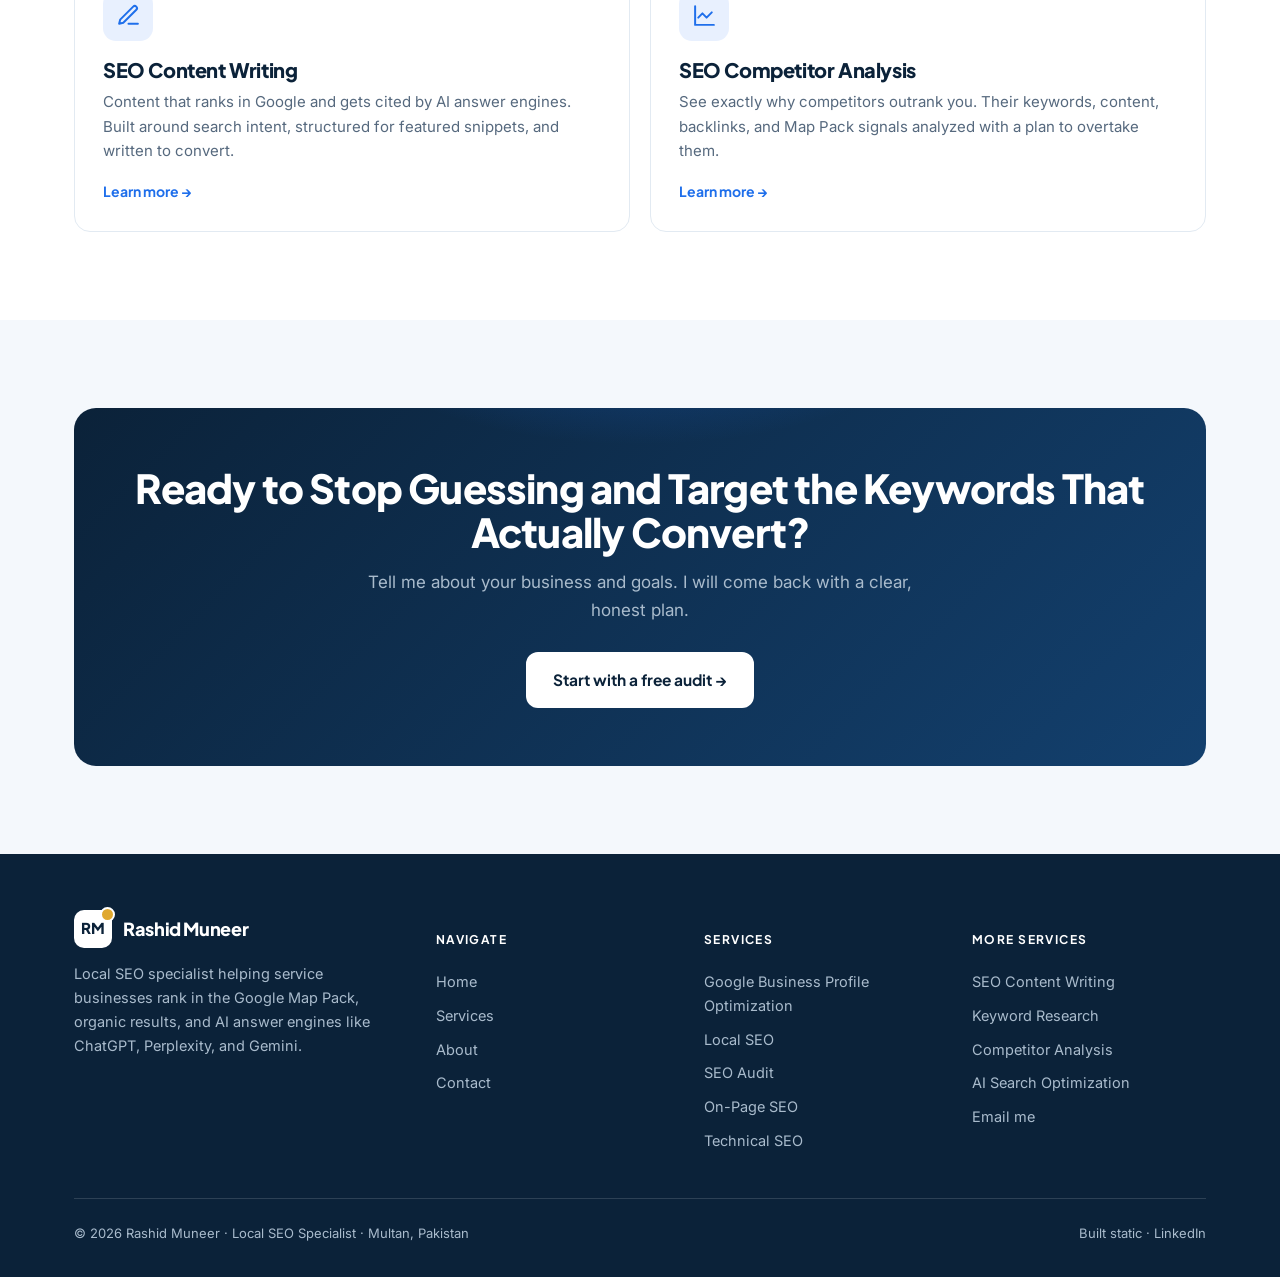
<file: keyword-research.html>
<!DOCTYPE html>
<html lang="en">
<head>
<meta charset="UTF-8">
<meta name="viewport" content="width=device-width, initial-scale=1.0">
<title>Keyword Research Services for Local SEO Growth</title>
<meta name="description" content="I provide keyword research services that uncover high intent, local, and low competition keywords to improve rankings, traffic, and leads.">
<link rel="canonical" href="https://rashid-portfolio-web.vercel.app/keyword-research">
<meta name="robots" content="index, follow, max-image-preview:large">
<meta name="author" content="Rashid Muneer">
<meta name="theme-color" content="#0B2239">
<meta property="og:type" content="website">
<meta property="og:site_name" content="Rashid Muneer | Local SEO Specialist">
<meta property="og:title" content="Keyword Research Services for High-Intent Local Keywords | Rashid Muneer">
<meta property="og:description" content="Keyword research services that find high-intent, local, and near-me keywords mapped to pages and prioritized by opportunity. Stop guessing and target the searches your customers actually use.">
<meta property="og:url" content="https://rashid-portfolio-web.vercel.app/keyword-research">
<meta property="og:image" content="https://rashid-portfolio-web.vercel.app/rashid.png">
<meta name="twitter:card" content="summary_large_image">
<meta name="twitter:title" content="Keyword Research Services for High-Intent Local Keywords | Rashid Muneer">
<meta name="twitter:description" content="Keyword research services that find high-intent, local, and near-me keywords mapped to pages and prioritized by opportunity. Stop guessing and target the searches your customers actually use.">
<link rel="icon" href="./favicon.svg" type="image/svg+xml">
<link rel="preconnect" href="https://fonts.googleapis.com">
<link rel="preconnect" href="https://fonts.gstatic.com" crossorigin>
<link href="https://fonts.googleapis.com/css2?family=Plus+Jakarta+Sans:wght@500;600;700;800&family=Inter:wght@400;500;600&display=swap" rel="stylesheet">
<link rel="stylesheet" href="./style.css">
<script type="application/ld+json">{"@context":"https://schema.org","@type":"Person","name":"Rashid Muneer","jobTitle":"Local SEO Specialist","email":"mailto:therashidmuneer010@gmail.com","url":"https://rashid-portfolio-web.vercel.app/","image":"https://rashid-portfolio-web.vercel.app/rashid.png","sameAs":["https://www.linkedin.com/in/rashidmuneer/"],"address":{"@type":"PostalAddress","addressLocality":"Multan","addressCountry":"PK"},"knowsAbout":["Local SEO","Google Business Profile optimization","Google Map Pack ranking","Local citations and NAP consistency","Geo-grid rank tracking","BrightLocal","ABNewswire press releases","Search Atlas","Technical SEO","On-page SEO","Keyword research","AI search optimization (GEO / AEO)","Generative engine optimization"]}</script>
<script type="application/ld+json">{"@context":"https://schema.org","@type":"WebSite","name":"Rashid Muneer | Local SEO Specialist","url":"https://rashid-portfolio-web.vercel.app/"}</script>
<script type="application/ld+json">{"@context":"https://schema.org","@type":"Service","name":"Keyword Research Services","serviceType":"Keyword Research","description":"Keyword research services that find high-intent, local, and near-me keywords mapped to pages and prioritized by opportunity. Stop guessing and target the searches your customers actually use.","url":"https://rashid-portfolio-web.vercel.app/keyword-research","provider":{"@type":"Person","name":"Rashid Muneer"},"areaServed":"Worldwide"}</script>
<script type="application/ld+json">{"@context":"https://schema.org","@type":"FAQPage","mainEntity":[{"@type":"Question","name":"What tools do you use for keyword research?","acceptedAnswer":{"@type":"Answer","text":"I use a combination of Ahrefs, Semrush, Google Search Console, Google Keyword Planner, and competitor analysis tools. For local keyword research, I also use Local Dominator and BrightLocal to identify geo-specific terms and near-me opportunities that standard tools often miss."}},{"@type":"Question","name":"How do you decide which keywords to prioritize?","acceptedAnswer":{"@type":"Answer","text":"I score keywords using a composite of search volume, search intent (how close the searcher is to buying), keyword difficulty, your current ranking position, and direct relevance to your services. High-intent commercial keywords with achievable difficulty always get prioritized over high-volume informational terms."}},{"@type":"Question","name":"Do you do keyword research for businesses outside of the US?","acceptedAnswer":{"@type":"Answer","text":"Yes. I have completed keyword research for businesses in the US, UK, and Gulf region. The methodology adapts to local search behavior, language variations, and market-specific tools regardless of geography."}}]}</script>
<script type="application/ld+json">{"@context":"https://schema.org","@type":"BreadcrumbList","itemListElement":[{"@type":"ListItem","position":1,"name":"Home","item":"https://rashid-portfolio-web.vercel.app/"},{"@type":"ListItem","position":2,"name":"Services","item":"https://rashid-portfolio-web.vercel.app/services"},{"@type":"ListItem","position":3,"name":"Keyword Research","item":"https://rashid-portfolio-web.vercel.app/keyword-research"}]}</script>
</head>
<body>
<header class="site-header">
  <div class="container nav-wrap">
    <a href="./" class="logo"><span class="logo-mark">RM</span><span>Rashid Muneer</span></a>
    <button class="nav-toggle" aria-label="Open menu" aria-expanded="false"><span></span><span></span><span></span></button>
    <nav class="nav" aria-label="Primary">
      <a href="./">Home</a>
      <a href="./services">Services</a>
      <a href="./about">About</a>
      <a href="./contact" class="nav-cta">Free SEO audit</a>
    </nav>
  </div>
</header>

  <section class="page-hero">
    <div class="container">
      <div class="breadcrumb"><a href="./">Home</a> / <a href="./services">Services</a> / Keyword Research</div>
      <span class="pill-tag">Keyword Research</span>
      <h1>Keyword Research Services That Uncover the Searches Worth Winning</h1>
      <p>Ranking for the wrong keywords is worse than not ranking at all. My keyword research services identify the high-intent, local, and near-me searches your customers actually use, then map them to pages prioritized by real opportunity and competition level.</p>
    </div>
  </section>

  <section class="section">
    <div class="container content-split">
      <div class="prose">
        <h2>Why Keyword Research Matters for Local Businesses</h2>
        <p>Keyword research is the foundation of every SEO decision. It determines which pages you build, what <a href="./content-seo">content you write</a>, how you structure your <a href="./on-page-seo">on-page optimization</a>, and which <a href="./local-seo">local markets</a> you target first. Without proper keyword research, you risk investing time and money into content that targets terms nobody searches for, or worse, terms you cannot realistically rank for.</p>
        <p>For local businesses, keyword research is especially critical because the search landscape is different from national SEO. Modifiers like city names, "near me," and service-specific terms create thousands of unique keyword combinations. The right ones drive calls and bookings; the wrong ones attract tire-kickers or no traffic at all.</p>

        <h2>What You Get with Keyword Research Services</h2>
        <ul>
          <li>Complete keyword inventory for your services and service areas using Ahrefs, Semrush, and Search Console</li>
          <li>Search intent classification for every keyword (informational, commercial, transactional, navigational)</li>
          <li>Keyword-to-page mapping that assigns primary and secondary keywords to each URL on your site</li>
          <li>Cannibalization analysis to identify pages competing against each other for the same terms</li>
          <li><a href="./competitor-analysis">Competitor keyword gap analysis</a> showing terms your competitors rank for that you do not</li>
          <li>Local keyword opportunities including city-plus-service combinations and near-me variations</li>
          <li>Prioritization matrix scoring keywords by search volume, intent, competition, and current ranking position</li>
        </ul>

        <h2>How It Works</h2>
        <div class="steps"><div class="step-item" data-reveal><span class="num">1</span><div><h3>Seed Keyword Discovery</h3><p>I start with your services, locations, and existing Search Console data to build the initial keyword universe.</p></div></div><div class="step-item" data-reveal><span class="num">2</span><div><h3>Expansion and Filtering</h3><p>Using Ahrefs, Semrush, and competitor analysis, I expand the list and filter to high-intent, rankable opportunities.</p></div></div><div class="step-item" data-reveal><span class="num">3</span><div><h3>Mapping and Prioritization</h3><p>Keywords are mapped to existing or planned pages, scored by opportunity, and organized into a clear action plan.</p></div></div><div class="step-item" data-reveal><span class="num">4</span><div><h3>Strategy Delivery</h3><p>You receive a complete keyword strategy document with page assignments, content recommendations, and a prioritized execution order.</p></div></div></div>
      </div>
      <aside class="sidecard">
        <h4>This service covers</h4>
        <div class="tagrow"><span class="tag">Local keywords</span><span class="tag">Near-me queries</span><span class="tag">Search intent</span><span class="tag">Ahrefs</span><span class="tag">Semrush</span><span class="tag">Keyword mapping</span><span class="tag">Prioritization</span></div>
        <a class="btn btn-primary" href="./contact">Request this service &rarr;</a>
        <p style="font-size:13px;color:var(--muted);margin:16px 0 0;text-align:center">Free audit first, no obligation.</p>
      </aside>
    </div>
  </section>

  <section class="section alt">
    <div class="container">
      <div class="section-head"><span class="eyebrow">FAQ</span><h2>Frequently Asked Questions</h2></div>
      <div class="faq">
      <div class="faq-item">
        <button class="faq-q">What tools do you use for keyword research?<span class="ic">+</span></button>
        <div class="faq-a"><p>I use a combination of Ahrefs, Semrush, Google Search Console, Google Keyword Planner, and competitor analysis tools. For local keyword research, I also use Local Dominator and BrightLocal to identify geo-specific terms and near-me opportunities that standard tools often miss.</p></div>
      </div>
<div class="faq-item">
        <button class="faq-q">How do you decide which keywords to prioritize?<span class="ic">+</span></button>
        <div class="faq-a"><p>I score keywords using a composite of search volume, search intent (how close the searcher is to buying), keyword difficulty, your current ranking position, and direct relevance to your services. High-intent commercial keywords with achievable difficulty always get prioritized over high-volume informational terms.</p></div>
      </div>
<div class="faq-item">
        <button class="faq-q">Do you do keyword research for businesses outside of the US?<span class="ic">+</span></button>
        <div class="faq-a"><p>Yes. I have completed keyword research for businesses in the US, UK, and Gulf region. The methodology adapts to local search behavior, language variations, and market-specific tools regardless of geography.</p></div>
      </div>
</div>
    </div>
  </section>
  <section class="section">
    <div class="container">
      <div class="section-head"><span class="eyebrow">Keep exploring</span><h2>Related Services</h2></div>
      <div class="svc-grid" style="grid-template-columns:repeat(2,1fr)"><a class="svc-card" href="./content-seo" data-reveal>
      <div class="svc-ico"><svg viewBox="0 0 24 24"><path d="M12 20h9"/><path d="M16.5 3.5a2.1 2.1 0 0 1 3 3L7 19l-4 1 1-4z"/></svg></div>
      <h3>SEO Content Writing</h3>
      <p>Content that ranks in Google and gets cited by AI answer engines. Built around search intent, structured for featured snippets, and written to convert.</p>
      <span class="more">Learn more &rarr;</span>
    </a><a class="svc-card" href="./competitor-analysis" data-reveal>
      <div class="svc-ico"><svg viewBox="0 0 24 24"><path d="M3 3v18h18"/><path d="m19 9-5 5-4-4-4 4"/></svg></div>
      <h3>SEO Competitor Analysis</h3>
      <p>See exactly why competitors outrank you. Their keywords, content, backlinks, and Map Pack signals analyzed with a plan to overtake them.</p>
      <span class="more">Learn more &rarr;</span>
    </a></div>
    </div>
  </section>

  <section class="section alt">
    <div class="container">
      <div class="cta-band">
        <h2>Ready to Stop Guessing and Target the Keywords That Actually Convert?</h2>
        <p>Tell me about your business and goals. I will come back with a clear, honest plan.</p>
        <div class="hero-cta" style="justify-content:center"><a class="btn btn-light" href="./contact">Start with a free audit &rarr;</a></div>
      </div>
    </div>
  </section>
<footer class="site-footer">
  <div class="container">
    <div class="footer-top">
      <div class="footer-brand">
        <a href="./" class="logo"><span class="logo-mark">RM</span><span>Rashid Muneer</span></a>
        <p>Local SEO specialist helping service businesses rank in the Google Map Pack, organic results, and AI answer engines like ChatGPT, Perplexity, and Gemini.</p>
      </div>
      <div class="footer-col">
        <h5>Navigate</h5>
        <a href="./">Home</a>
        <a href="./services">Services</a>
        <a href="./about">About</a>
        <a href="./contact">Contact</a>
      </div>
      <div class="footer-col">
        <h5>Services</h5>
        <a href="./gmb-optimization">Google Business Profile Optimization</a>
        <a href="./local-seo">Local SEO</a>
        <a href="./seo-audit">SEO Audit</a>
        <a href="./on-page-seo">On-Page SEO</a>
        <a href="./technical-seo">Technical SEO</a>
      </div>
      <div class="footer-col">
        <h5>More Services</h5>
        <a href="./content-seo">SEO Content Writing</a>
        <a href="./keyword-research">Keyword Research</a>
        <a href="./competitor-analysis">Competitor Analysis</a>
        <a href="./ai-search-optimization">AI Search Optimization</a>
        <a href="mailto:therashidmuneer010@gmail.com">Email me</a>
      </div>
    </div>
    <div class="footer-bottom">
      <span>&copy; <span id="yr">2026</span> Rashid Muneer &middot; Local SEO Specialist &middot; Multan, Pakistan</span>
      <span>Built static &middot; <a href="https://www.linkedin.com/in/rashidmuneer/" target="_blank" rel="noopener">LinkedIn</a></span>
    </div>
  </div>
</footer>
<script src="./script.js"></script>
</body>
</html>
</file>
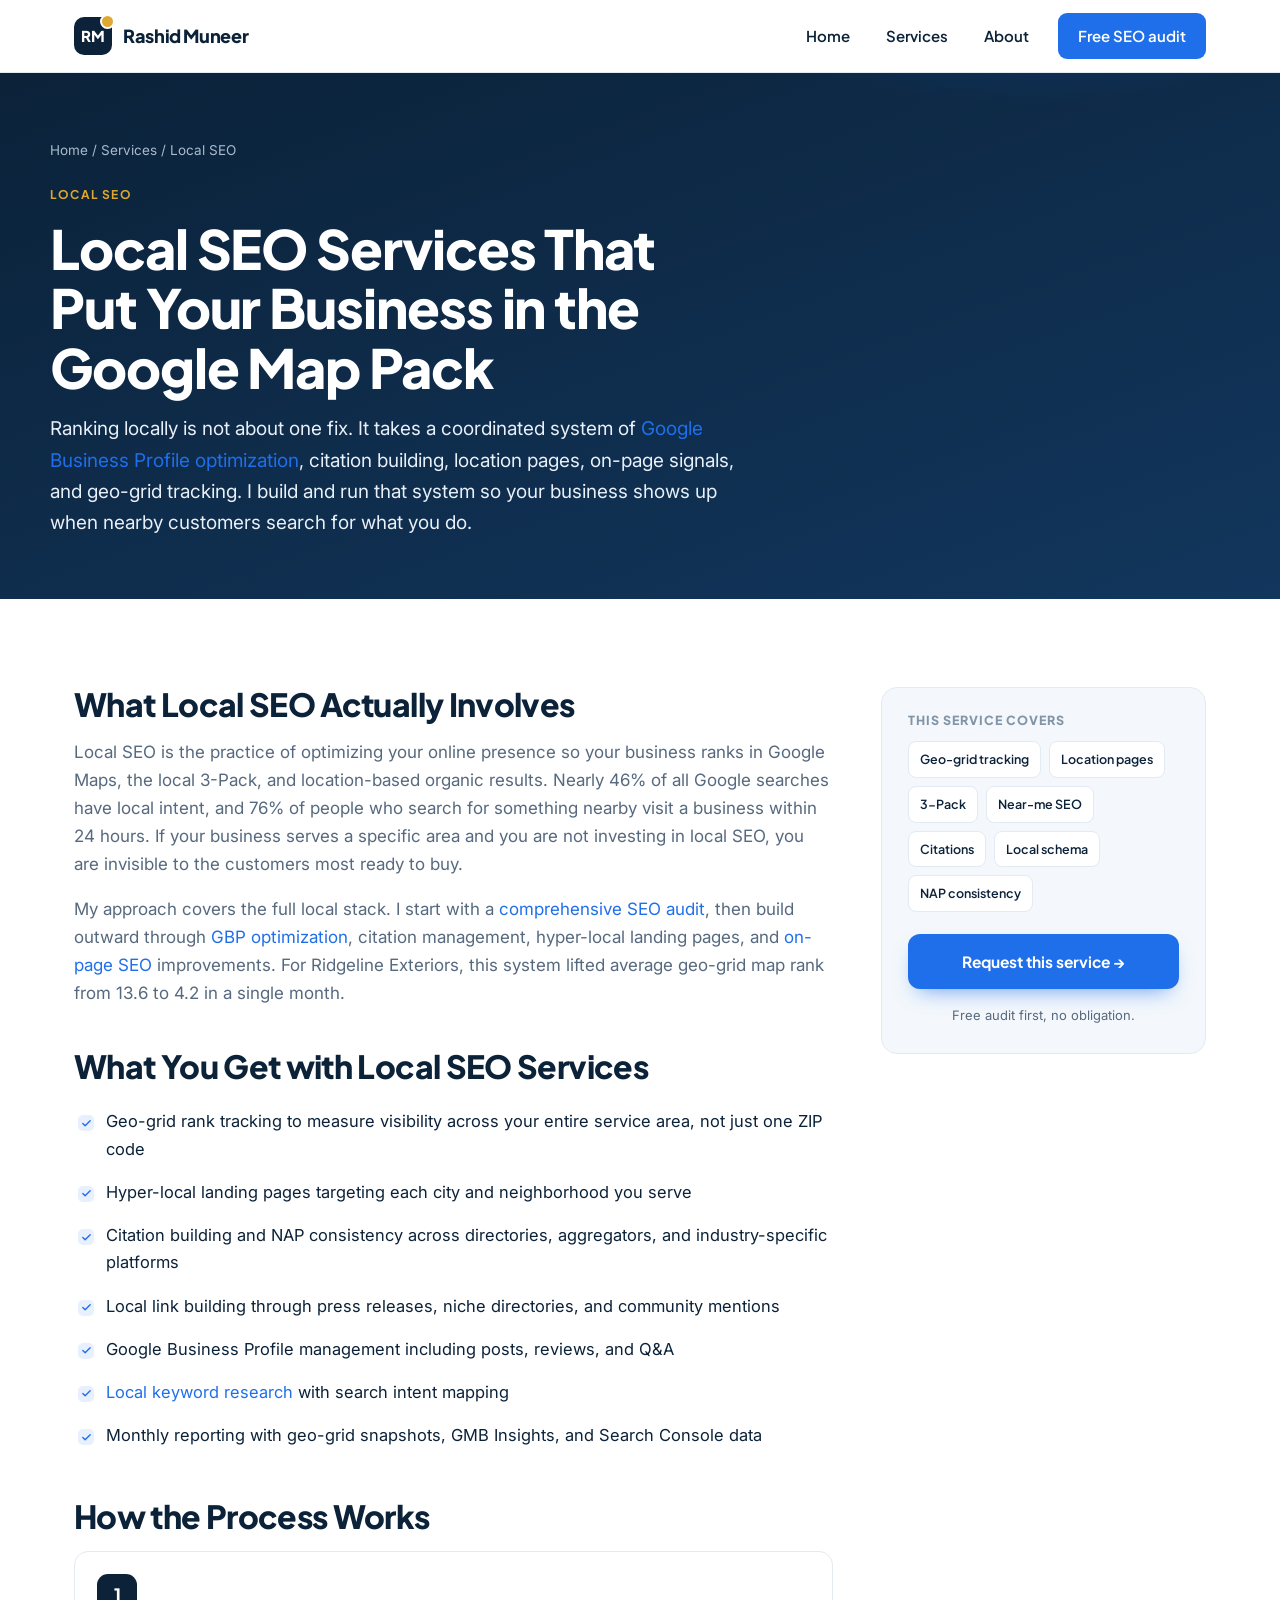
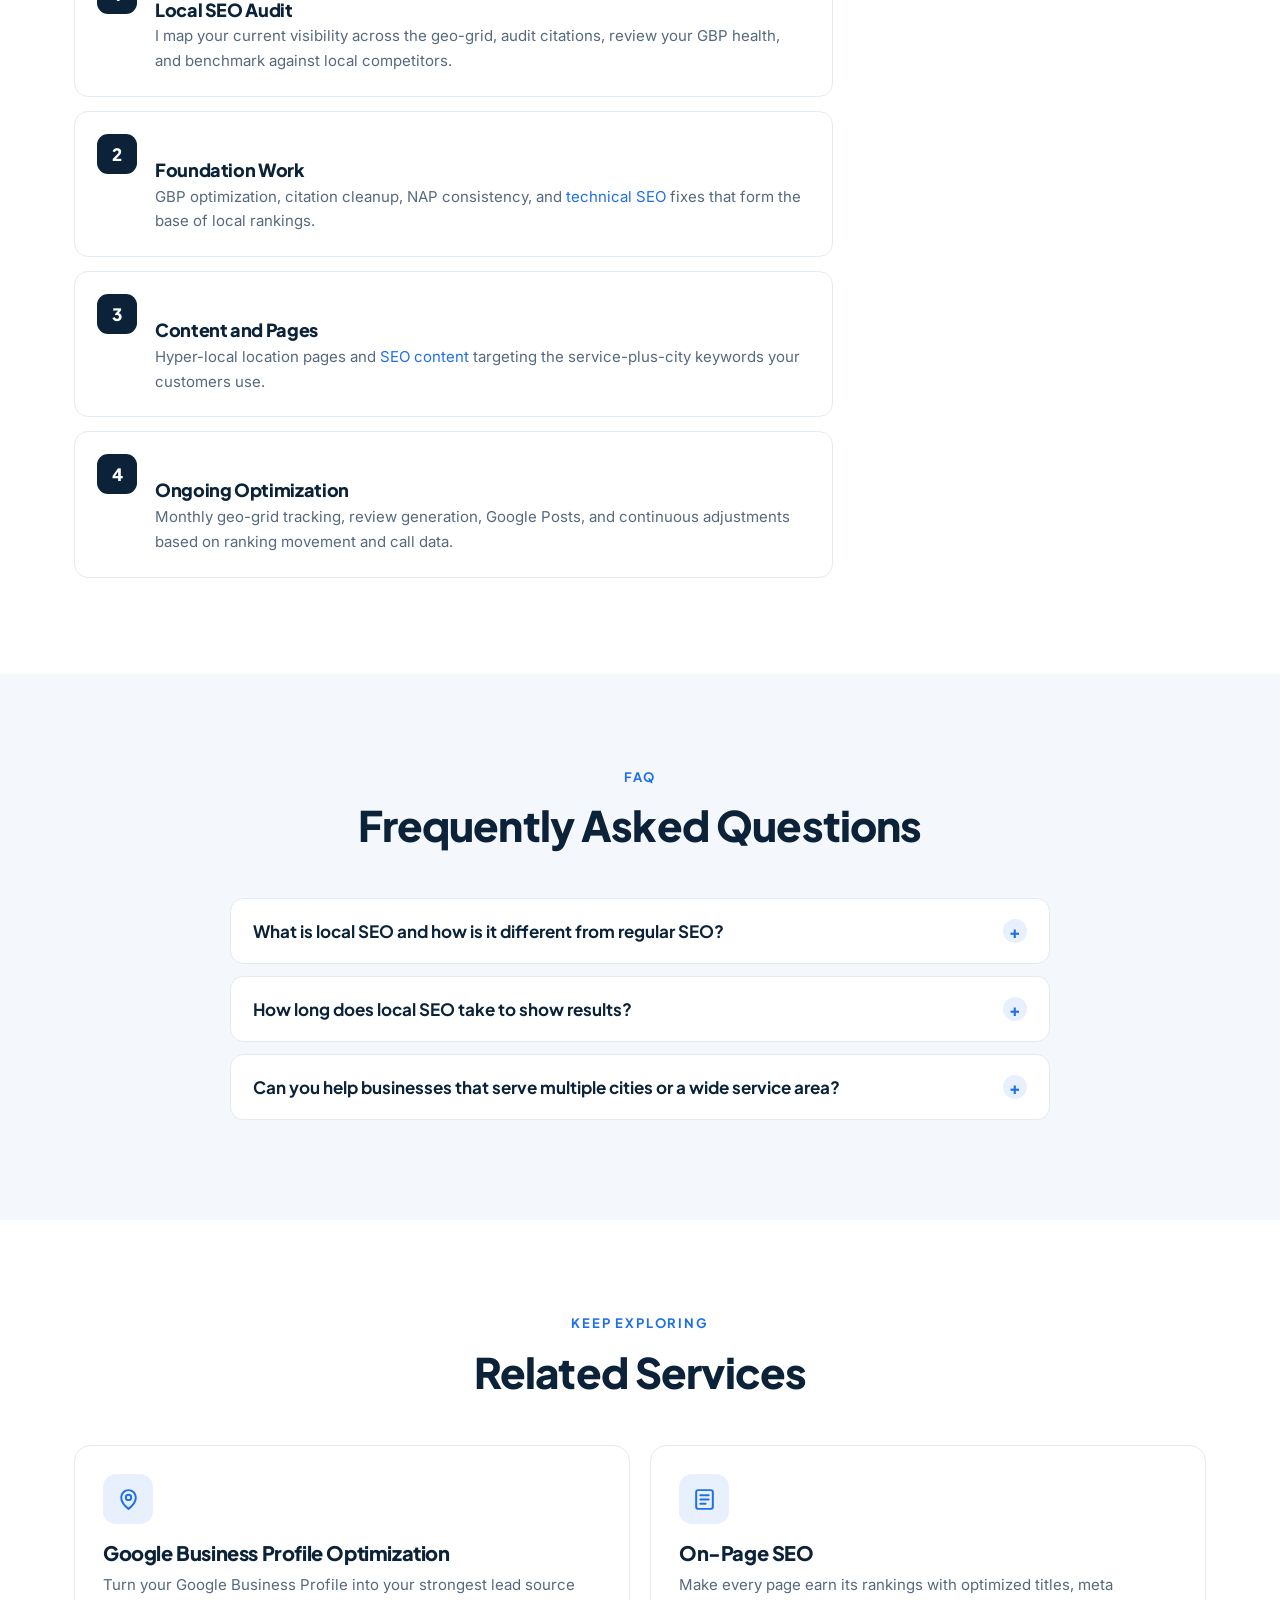
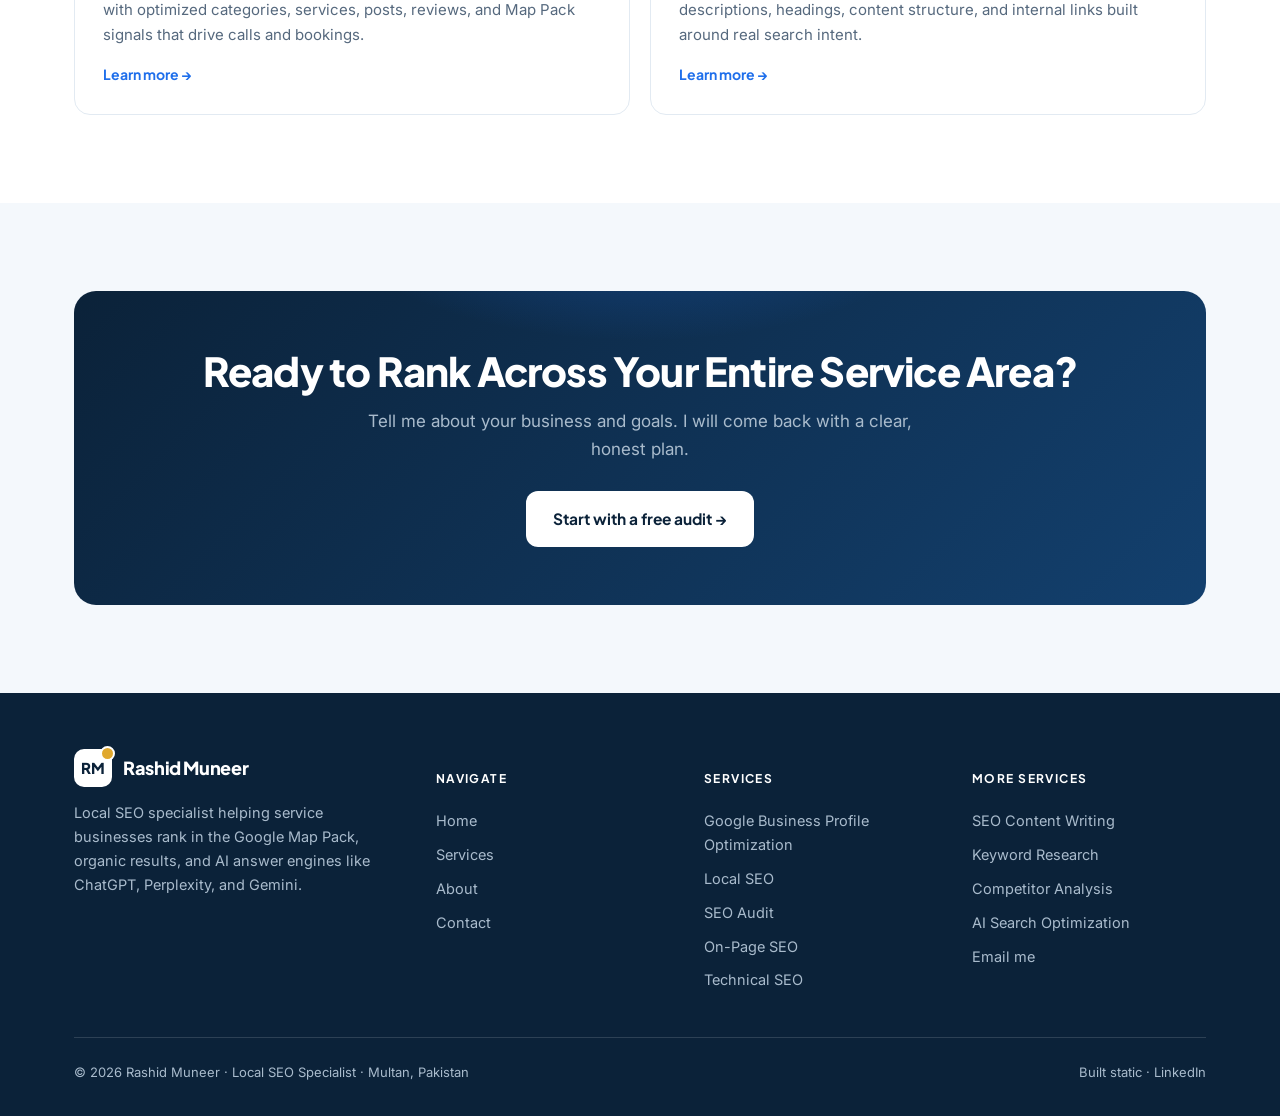
<file: local-seo.html>
<!DOCTYPE html>
<html lang="en">
<head>
<meta charset="UTF-8">
<meta name="viewport" content="width=device-width, initial-scale=1.0">
<title>Local SEO Services to Rank in Google Maps and the Local 3-Pack | Rashid Muneer</title>
<meta name="description" content="Local SEO services that put your business in the Google Map Pack and drive calls from nearby customers. Geo-grid tracking, location pages, citations, and 3-Pack optimization by a dedicated local SEO specialist.">
<link rel="canonical" href="https://rashid-portfolio-web.vercel.app/local-seo">
<meta name="robots" content="index, follow, max-image-preview:large">
<meta name="author" content="Rashid Muneer">
<meta name="theme-color" content="#0B2239">
<meta property="og:type" content="website">
<meta property="og:site_name" content="Rashid Muneer | Local SEO Specialist">
<meta property="og:title" content="Local SEO Services to Rank in Google Maps and the Local 3-Pack | Rashid Muneer">
<meta property="og:description" content="Local SEO services that put your business in the Google Map Pack and drive calls from nearby customers. Geo-grid tracking, location pages, citations, and 3-Pack optimization by a dedicated local SEO specialist.">
<meta property="og:url" content="https://rashid-portfolio-web.vercel.app/local-seo">
<meta property="og:image" content="https://rashid-portfolio-web.vercel.app/rashid.png">
<meta name="twitter:card" content="summary_large_image">
<meta name="twitter:title" content="Local SEO Services to Rank in Google Maps and the Local 3-Pack | Rashid Muneer">
<meta name="twitter:description" content="Local SEO services that put your business in the Google Map Pack and drive calls from nearby customers. Geo-grid tracking, location pages, citations, and 3-Pack optimization by a dedicated local SEO specialist.">
<link rel="icon" href="./favicon.svg" type="image/svg+xml">
<link rel="preconnect" href="https://fonts.googleapis.com">
<link rel="preconnect" href="https://fonts.gstatic.com" crossorigin>
<link href="https://fonts.googleapis.com/css2?family=Plus+Jakarta+Sans:wght@500;600;700;800&family=Inter:wght@400;500;600&display=swap" rel="stylesheet">
<link rel="stylesheet" href="./style.css">
<script type="application/ld+json">{"@context":"https://schema.org","@type":"Person","name":"Rashid Muneer","jobTitle":"Local SEO Specialist","email":"mailto:therashidmuneer010@gmail.com","url":"https://rashid-portfolio-web.vercel.app/","image":"https://rashid-portfolio-web.vercel.app/rashid.png","sameAs":["https://www.linkedin.com/in/rashidmuneer/"],"address":{"@type":"PostalAddress","addressLocality":"Multan","addressCountry":"PK"},"knowsAbout":["Local SEO","Google Business Profile optimization","Google Map Pack ranking","Local citations and NAP consistency","Geo-grid rank tracking","BrightLocal","ABNewswire press releases","Search Atlas","Technical SEO","On-page SEO","Keyword research","AI search optimization (GEO / AEO)","Generative engine optimization"]}</script>
<script type="application/ld+json">{"@context":"https://schema.org","@type":"WebSite","name":"Rashid Muneer | Local SEO Specialist","url":"https://rashid-portfolio-web.vercel.app/"}</script>
<script type="application/ld+json">{"@context":"https://schema.org","@type":"Service","name":"Local SEO Services","serviceType":"Local SEO","description":"Local SEO services that put your business in the Google Map Pack and drive calls from nearby customers. Geo-grid tracking, location pages, citations, and 3-Pack optimization by a dedicated local SEO specialist.","url":"https://rashid-portfolio-web.vercel.app/local-seo","provider":{"@type":"Person","name":"Rashid Muneer"},"areaServed":"Worldwide"}</script>
<script type="application/ld+json">{"@context":"https://schema.org","@type":"FAQPage","mainEntity":[{"@type":"Question","name":"What is local SEO and how is it different from regular SEO?","acceptedAnswer":{"@type":"Answer","text":"Local SEO focuses specifically on ranking your business in Google Maps, the local 3-Pack, and location-based search results. Regular SEO targets broader organic rankings. Local SEO involves Google Business Profile optimization, citation building, local keyword targeting, and geo-grid rank tracking, all aimed at capturing customers searching for services in your area."}},{"@type":"Question","name":"How long does local SEO take to show results?","acceptedAnswer":{"@type":"Answer","text":"Most businesses see measurable movement in local rankings within 4 to 8 weeks. Factors like competition level, existing online presence, and how many locations you serve affect the timeline. Foundational wins like GBP fixes and citation cleanup tend to show improvement first, followed by steady ranking gains as content and authority signals compound."}},{"@type":"Question","name":"Can you help businesses that serve multiple cities or a wide service area?","acceptedAnswer":{"@type":"Answer","text":"Yes. I build hyper-local landing pages for each city and neighborhood you serve, combined with geo-grid tracking that measures visibility across your entire service area. This approach helped Ridgeline Exteriors rank across 22 cities with 150+ location pages."}}]}</script>
<script type="application/ld+json">{"@context":"https://schema.org","@type":"BreadcrumbList","itemListElement":[{"@type":"ListItem","position":1,"name":"Home","item":"https://rashid-portfolio-web.vercel.app/"},{"@type":"ListItem","position":2,"name":"Services","item":"https://rashid-portfolio-web.vercel.app/services"},{"@type":"ListItem","position":3,"name":"Local SEO","item":"https://rashid-portfolio-web.vercel.app/local-seo"}]}</script>
</head>
<body>
<header class="site-header">
  <div class="container nav-wrap">
    <a href="./" class="logo"><span class="logo-mark">RM</span><span>Rashid Muneer</span></a>
    <button class="nav-toggle" aria-label="Open menu" aria-expanded="false"><span></span><span></span><span></span></button>
    <nav class="nav" aria-label="Primary">
      <a href="./">Home</a>
      <a href="./services">Services</a>
      <a href="./about">About</a>
      <a href="./contact" class="nav-cta">Free SEO audit</a>
    </nav>
  </div>
</header>

  <section class="page-hero">
    <div class="container">
      <div class="breadcrumb"><a href="./">Home</a> / <a href="./services">Services</a> / Local SEO</div>
      <span class="pill-tag">Local SEO</span>
      <h1>Local SEO Services That Put Your Business in the Google Map Pack</h1>
      <p>Ranking locally is not about one fix. It takes a coordinated system of <a href="./gmb-optimization">Google Business Profile optimization</a>, citation building, location pages, on-page signals, and geo-grid tracking. I build and run that system so your business shows up when nearby customers search for what you do.</p>
    </div>
  </section>

  <section class="section">
    <div class="container content-split">
      <div class="prose">
        <h2>What Local SEO Actually Involves</h2>
        <p>Local SEO is the practice of optimizing your online presence so your business ranks in Google Maps, the local 3-Pack, and location-based organic results. Nearly 46% of all Google searches have local intent, and 76% of people who search for something nearby visit a business within 24 hours. If your business serves a specific area and you are not investing in local SEO, you are invisible to the customers most ready to buy.</p>
        <p>My approach covers the full local stack. I start with a <a href="./seo-audit">comprehensive SEO audit</a>, then build outward through <a href="./gmb-optimization">GBP optimization</a>, citation management, hyper-local landing pages, and <a href="./on-page-seo">on-page SEO</a> improvements. For Ridgeline Exteriors, this system lifted average geo-grid map rank from 13.6 to 4.2 in a single month.</p>

        <h2>What You Get with Local SEO Services</h2>
        <ul>
          <li>Geo-grid rank tracking to measure visibility across your entire service area, not just one ZIP code</li>
          <li>Hyper-local landing pages targeting each city and neighborhood you serve</li>
          <li>Citation building and NAP consistency across directories, aggregators, and industry-specific platforms</li>
          <li>Local link building through press releases, niche directories, and community mentions</li>
          <li>Google Business Profile management including posts, reviews, and Q&amp;A</li>
          <li><a href="./keyword-research">Local keyword research</a> with search intent mapping</li>
          <li>Monthly reporting with geo-grid snapshots, GMB Insights, and Search Console data</li>
        </ul>

        <h2>How the Process Works</h2>
        <div class="steps"><div class="step-item" data-reveal><span class="num">1</span><div><h3>Local SEO Audit</h3><p>I map your current visibility across the geo-grid, audit citations, review your GBP health, and benchmark against local competitors.</p></div></div><div class="step-item" data-reveal><span class="num">2</span><div><h3>Foundation Work</h3><p>GBP optimization, citation cleanup, NAP consistency, and <a href="./technical-seo">technical SEO</a> fixes that form the base of local rankings.</p></div></div><div class="step-item" data-reveal><span class="num">3</span><div><h3>Content and Pages</h3><p>Hyper-local location pages and <a href="./content-seo">SEO content</a> targeting the service-plus-city keywords your customers use.</p></div></div><div class="step-item" data-reveal><span class="num">4</span><div><h3>Ongoing Optimization</h3><p>Monthly geo-grid tracking, review generation, Google Posts, and continuous adjustments based on ranking movement and call data.</p></div></div></div>
      </div>
      <aside class="sidecard">
        <h4>This service covers</h4>
        <div class="tagrow"><span class="tag">Geo-grid tracking</span><span class="tag">Location pages</span><span class="tag">3-Pack</span><span class="tag">Near-me SEO</span><span class="tag">Citations</span><span class="tag">Local schema</span><span class="tag">NAP consistency</span></div>
        <a class="btn btn-primary" href="./contact">Request this service &rarr;</a>
        <p style="font-size:13px;color:var(--muted);margin:16px 0 0;text-align:center">Free audit first, no obligation.</p>
      </aside>
    </div>
  </section>

  <section class="section alt">
    <div class="container">
      <div class="section-head"><span class="eyebrow">FAQ</span><h2>Frequently Asked Questions</h2></div>
      <div class="faq">
      <div class="faq-item">
        <button class="faq-q">What is local SEO and how is it different from regular SEO?<span class="ic">+</span></button>
        <div class="faq-a"><p>Local SEO focuses specifically on ranking your business in Google Maps, the local 3-Pack, and location-based search results. Regular SEO targets broader organic rankings. Local SEO involves Google Business Profile optimization, citation building, local keyword targeting, and geo-grid rank tracking, all aimed at capturing customers searching for services in your area.</p></div>
      </div>
<div class="faq-item">
        <button class="faq-q">How long does local SEO take to show results?<span class="ic">+</span></button>
        <div class="faq-a"><p>Most businesses see measurable movement in local rankings within 4 to 8 weeks. Factors like competition level, existing online presence, and how many locations you serve affect the timeline. Foundational wins like GBP fixes and citation cleanup tend to show improvement first, followed by steady ranking gains as content and authority signals compound.</p></div>
      </div>
<div class="faq-item">
        <button class="faq-q">Can you help businesses that serve multiple cities or a wide service area?<span class="ic">+</span></button>
        <div class="faq-a"><p>Yes. I build hyper-local landing pages for each city and neighborhood you serve, combined with geo-grid tracking that measures visibility across your entire service area. This approach helped Ridgeline Exteriors rank across 22 cities with 150+ location pages.</p></div>
      </div>
</div>
    </div>
  </section>
  <section class="section">
    <div class="container">
      <div class="section-head"><span class="eyebrow">Keep exploring</span><h2>Related Services</h2></div>
      <div class="svc-grid" style="grid-template-columns:repeat(2,1fr)"><a class="svc-card" href="./gmb-optimization" data-reveal>
      <div class="svc-ico"><svg viewBox="0 0 24 24"><path d="M12 21s7-5.6 7-11a7 7 0 1 0-14 0c0 5.4 7 11 7 11z"/><circle cx="12" cy="10" r="2.6"/></svg></div>
      <h3>Google Business Profile Optimization</h3>
      <p>Turn your Google Business Profile into your strongest lead source with optimized categories, services, posts, reviews, and Map Pack signals that drive calls and bookings.</p>
      <span class="more">Learn more &rarr;</span>
    </a><a class="svc-card" href="./on-page-seo" data-reveal>
      <div class="svc-ico"><svg viewBox="0 0 24 24"><rect x="4" y="3" width="16" height="18" rx="2"/><path d="M8 8h8M8 12h8M8 16h5"/></svg></div>
      <h3>On-Page SEO</h3>
      <p>Make every page earn its rankings with optimized titles, meta descriptions, headings, content structure, and internal links built around real search intent.</p>
      <span class="more">Learn more &rarr;</span>
    </a></div>
    </div>
  </section>

  <section class="section alt">
    <div class="container">
      <div class="cta-band">
        <h2>Ready to Rank Across Your Entire Service Area?</h2>
        <p>Tell me about your business and goals. I will come back with a clear, honest plan.</p>
        <div class="hero-cta" style="justify-content:center"><a class="btn btn-light" href="./contact">Start with a free audit &rarr;</a></div>
      </div>
    </div>
  </section>
<footer class="site-footer">
  <div class="container">
    <div class="footer-top">
      <div class="footer-brand">
        <a href="./" class="logo"><span class="logo-mark">RM</span><span>Rashid Muneer</span></a>
        <p>Local SEO specialist helping service businesses rank in the Google Map Pack, organic results, and AI answer engines like ChatGPT, Perplexity, and Gemini.</p>
      </div>
      <div class="footer-col">
        <h5>Navigate</h5>
        <a href="./">Home</a>
        <a href="./services">Services</a>
        <a href="./about">About</a>
        <a href="./contact">Contact</a>
      </div>
      <div class="footer-col">
        <h5>Services</h5>
        <a href="./gmb-optimization">Google Business Profile Optimization</a>
        <a href="./local-seo">Local SEO</a>
        <a href="./seo-audit">SEO Audit</a>
        <a href="./on-page-seo">On-Page SEO</a>
        <a href="./technical-seo">Technical SEO</a>
      </div>
      <div class="footer-col">
        <h5>More Services</h5>
        <a href="./content-seo">SEO Content Writing</a>
        <a href="./keyword-research">Keyword Research</a>
        <a href="./competitor-analysis">Competitor Analysis</a>
        <a href="./ai-search-optimization">AI Search Optimization</a>
        <a href="mailto:therashidmuneer010@gmail.com">Email me</a>
      </div>
    </div>
    <div class="footer-bottom">
      <span>&copy; <span id="yr">2026</span> Rashid Muneer &middot; Local SEO Specialist &middot; Multan, Pakistan</span>
      <span>Built static &middot; <a href="https://www.linkedin.com/in/rashidmuneer/" target="_blank" rel="noopener">LinkedIn</a></span>
    </div>
  </div>
</footer>
<script src="./script.js"></script>
</body>
</html>
</file>
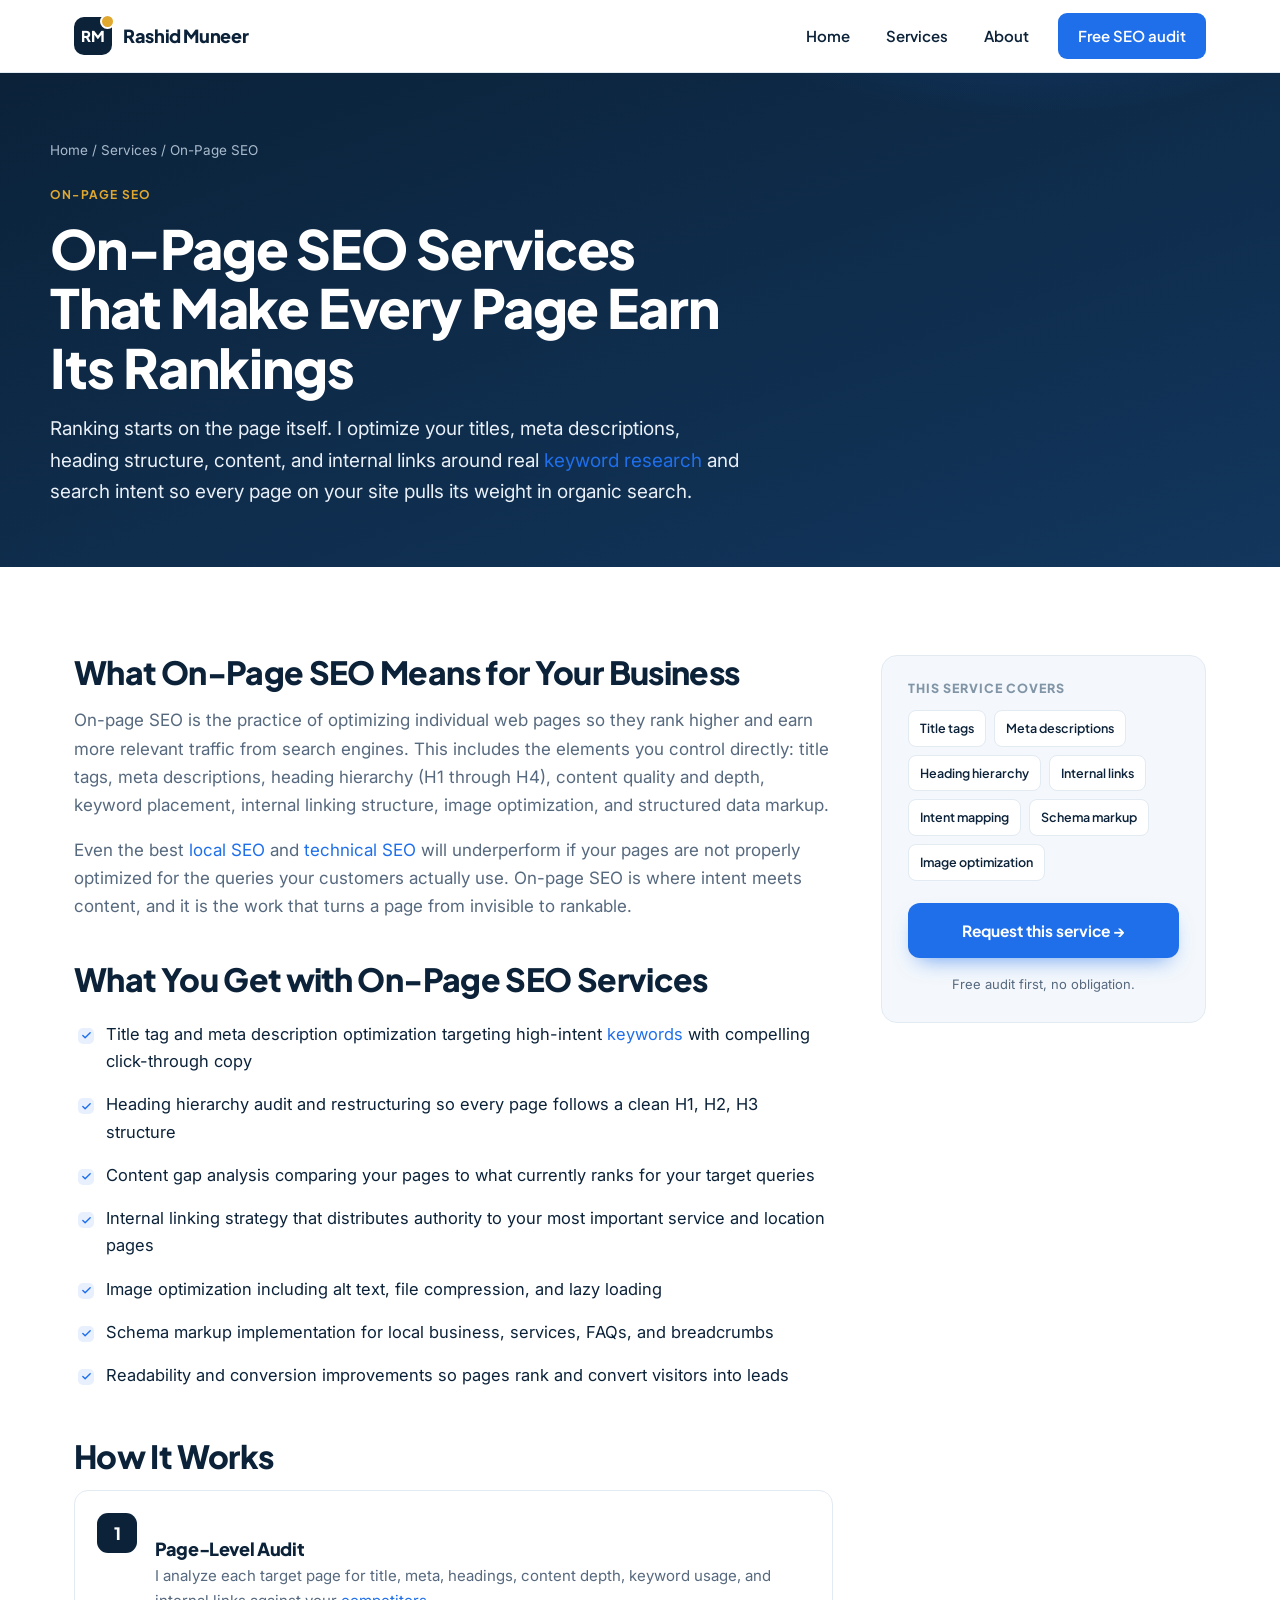
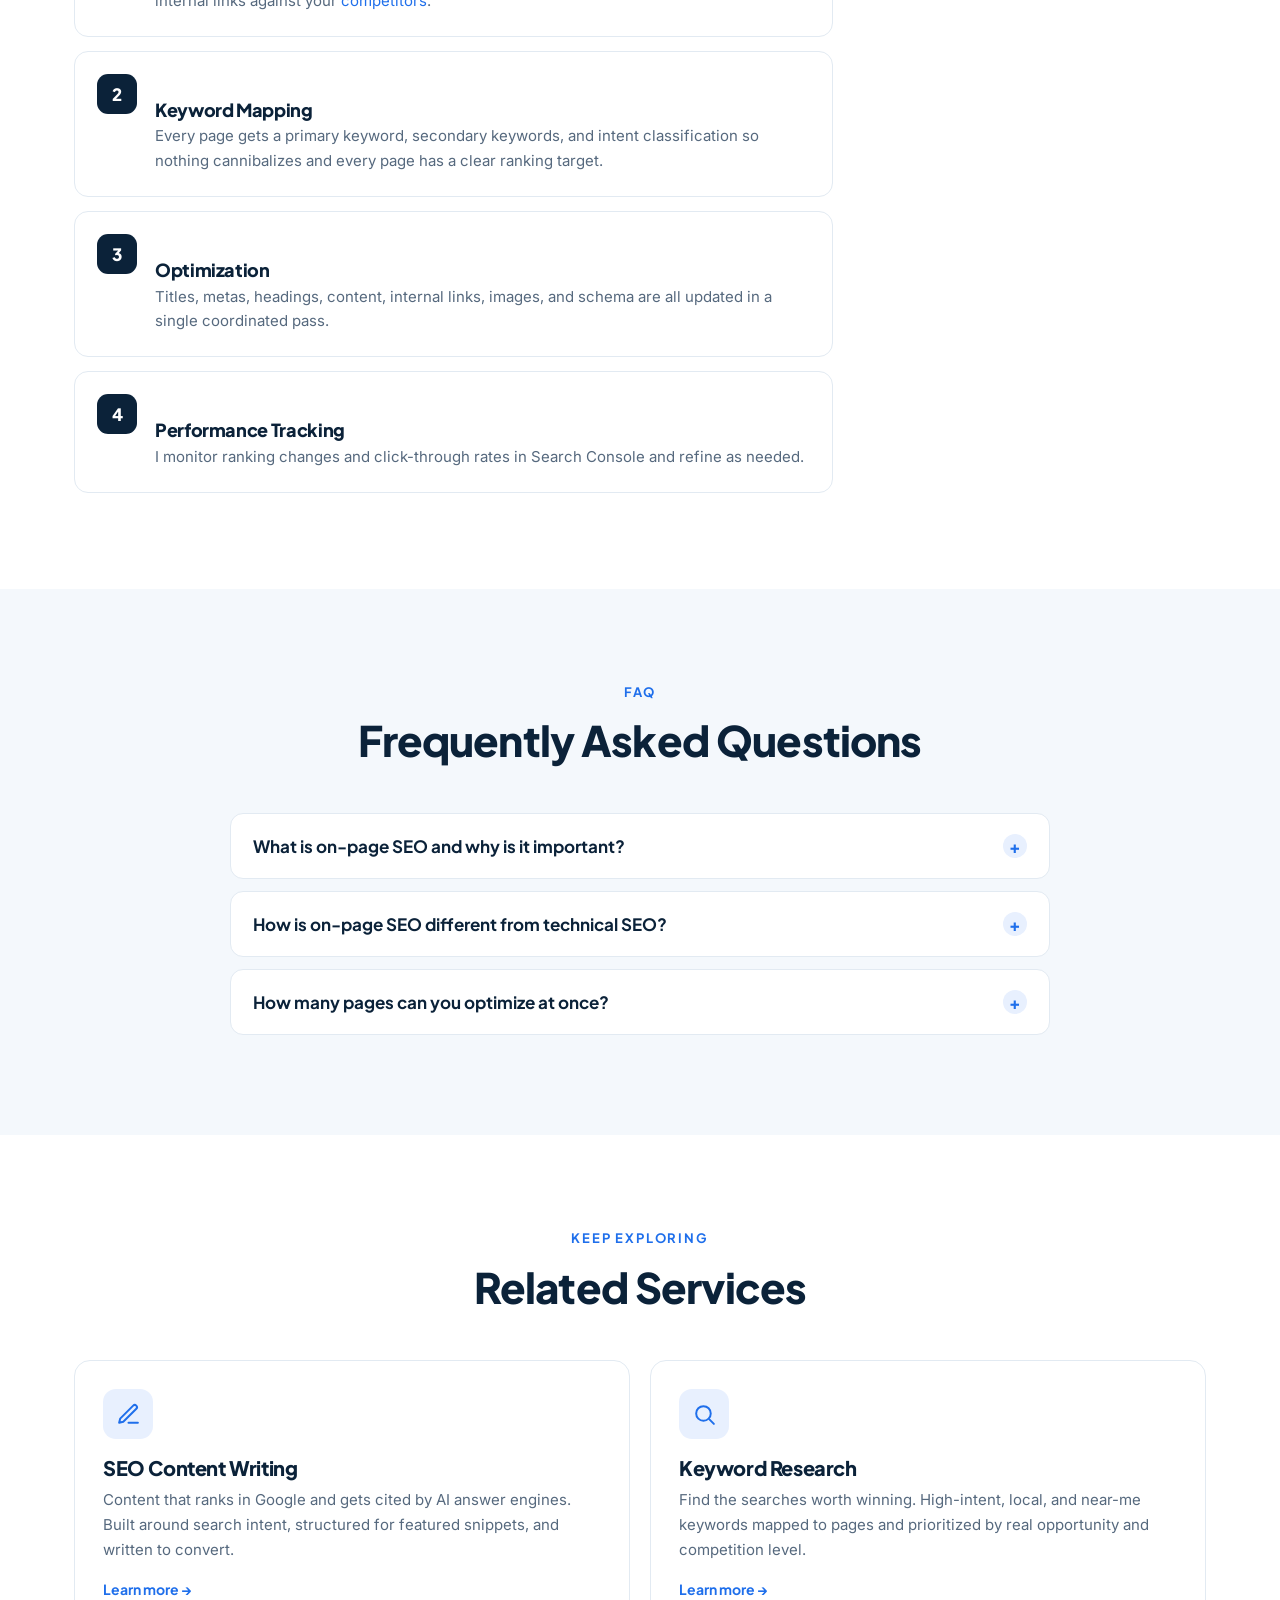
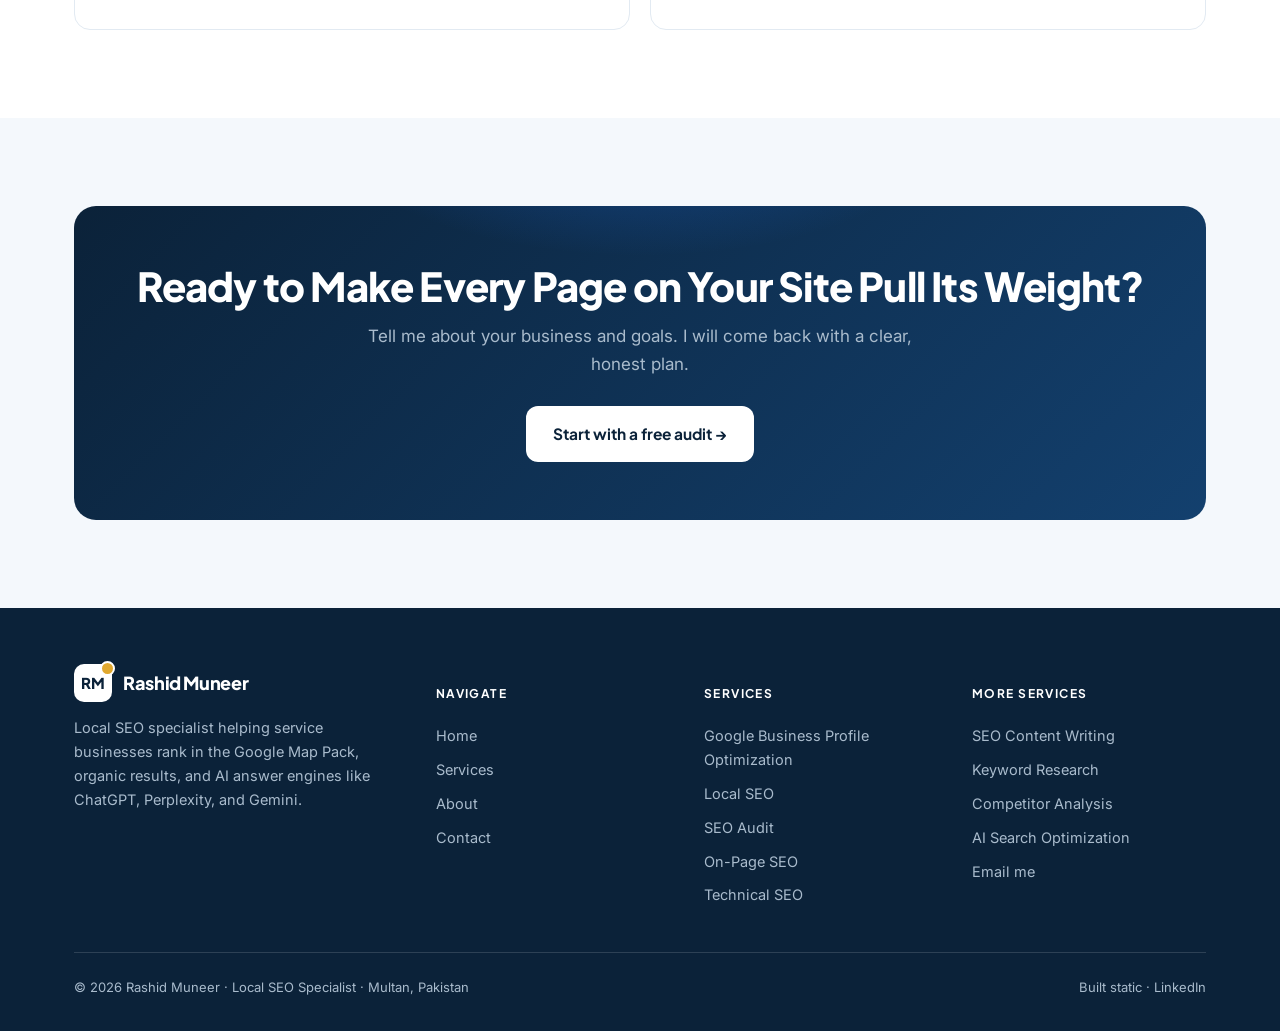
<file: on-page-seo.html>
<!DOCTYPE html>
<html lang="en">
<head>
<meta charset="UTF-8">
<meta name="viewport" content="width=device-width, initial-scale=1.0">
<title>On-Page SEO Services for Higher Google Rankings</title>
<meta name="description" content="I provide on-page SEO services that improve content, headings, metadata, internal links, and page structure to increase rankings and traffic.">
<link rel="canonical" href="https://rashid-portfolio-web.vercel.app/on-page-seo">
<meta name="robots" content="index, follow, max-image-preview:large">
<meta name="author" content="Rashid Muneer">
<meta name="theme-color" content="#0B2239">
<meta property="og:type" content="website">
<meta property="og:site_name" content="Rashid Muneer | Local SEO Specialist">
<meta property="og:title" content="On-Page SEO Services for Higher Rankings and More Organic Traffic | Rashid Muneer">
<meta property="og:description" content="On-page SEO services that optimize your titles, meta descriptions, headings, content structure, and internal links around real search intent. Make every page earn its rankings.">
<meta property="og:url" content="https://rashid-portfolio-web.vercel.app/on-page-seo">
<meta property="og:image" content="https://rashid-portfolio-web.vercel.app/rashid.png">
<meta name="twitter:card" content="summary_large_image">
<meta name="twitter:title" content="On-Page SEO Services for Higher Rankings and More Organic Traffic | Rashid Muneer">
<meta name="twitter:description" content="On-page SEO services that optimize your titles, meta descriptions, headings, content structure, and internal links around real search intent. Make every page earn its rankings.">
<link rel="icon" href="./favicon.svg" type="image/svg+xml">
<link rel="preconnect" href="https://fonts.googleapis.com">
<link rel="preconnect" href="https://fonts.gstatic.com" crossorigin>
<link href="https://fonts.googleapis.com/css2?family=Plus+Jakarta+Sans:wght@500;600;700;800&family=Inter:wght@400;500;600&display=swap" rel="stylesheet">
<link rel="stylesheet" href="./style.css">
<script type="application/ld+json">{"@context":"https://schema.org","@type":"Person","name":"Rashid Muneer","jobTitle":"Local SEO Specialist","email":"mailto:therashidmuneer010@gmail.com","url":"https://rashid-portfolio-web.vercel.app/","image":"https://rashid-portfolio-web.vercel.app/rashid.png","sameAs":["https://www.linkedin.com/in/rashidmuneer/"],"address":{"@type":"PostalAddress","addressLocality":"Multan","addressCountry":"PK"},"knowsAbout":["Local SEO","Google Business Profile optimization","Google Map Pack ranking","Local citations and NAP consistency","Geo-grid rank tracking","BrightLocal","ABNewswire press releases","Search Atlas","Technical SEO","On-page SEO","Keyword research","AI search optimization (GEO / AEO)","Generative engine optimization"]}</script>
<script type="application/ld+json">{"@context":"https://schema.org","@type":"WebSite","name":"Rashid Muneer | Local SEO Specialist","url":"https://rashid-portfolio-web.vercel.app/"}</script>
<script type="application/ld+json">{"@context":"https://schema.org","@type":"Service","name":"On-Page SEO Services","serviceType":"On-Page SEO","description":"On-page SEO services that optimize your titles, meta descriptions, headings, content structure, and internal links around real search intent. Make every page earn its rankings.","url":"https://rashid-portfolio-web.vercel.app/on-page-seo","provider":{"@type":"Person","name":"Rashid Muneer"},"areaServed":"Worldwide"}</script>
<script type="application/ld+json">{"@context":"https://schema.org","@type":"FAQPage","mainEntity":[{"@type":"Question","name":"What is on-page SEO and why is it important?","acceptedAnswer":{"@type":"Answer","text":"On-page SEO is the optimization of individual web pages to rank higher in search engines. It covers title tags, meta descriptions, heading structure, content quality, keyword placement, internal links, image alt text, and schema markup. It matters because these are the signals search engines use to understand what your page is about and whether it deserves to rank for a given query."}},{"@type":"Question","name":"How is on-page SEO different from technical SEO?","acceptedAnswer":{"@type":"Answer","text":"On-page SEO focuses on the content and HTML source code of individual pages, including titles, headings, and body content. Technical SEO deals with the infrastructure of the entire site, including crawlability, indexing, site speed, and Core Web Vitals. Both are essential and work together. A page cannot rank well if the content is weak or if the site has technical problems preventing indexing."}},{"@type":"Question","name":"How many pages can you optimize at once?","acceptedAnswer":{"@type":"Answer","text":"I typically optimize pages in batches aligned with priority. We start with your highest-value service pages and top landing pages, then expand outward. The exact number depends on site size and project scope, which we define during the initial audit."}}]}</script>
<script type="application/ld+json">{"@context":"https://schema.org","@type":"BreadcrumbList","itemListElement":[{"@type":"ListItem","position":1,"name":"Home","item":"https://rashid-portfolio-web.vercel.app/"},{"@type":"ListItem","position":2,"name":"Services","item":"https://rashid-portfolio-web.vercel.app/services"},{"@type":"ListItem","position":3,"name":"On-Page SEO","item":"https://rashid-portfolio-web.vercel.app/on-page-seo"}]}</script>
</head>
<body>
<header class="site-header">
  <div class="container nav-wrap">
    <a href="./" class="logo"><span class="logo-mark">RM</span><span>Rashid Muneer</span></a>
    <button class="nav-toggle" aria-label="Open menu" aria-expanded="false"><span></span><span></span><span></span></button>
    <nav class="nav" aria-label="Primary">
      <a href="./">Home</a>
      <a href="./services">Services</a>
      <a href="./about">About</a>
      <a href="./contact" class="nav-cta">Free SEO audit</a>
    </nav>
  </div>
</header>

  <section class="page-hero">
    <div class="container">
      <div class="breadcrumb"><a href="./">Home</a> / <a href="./services">Services</a> / On-Page SEO</div>
      <span class="pill-tag">On-Page SEO</span>
      <h1>On-Page SEO Services That Make Every Page Earn Its Rankings</h1>
      <p>Ranking starts on the page itself. I optimize your titles, meta descriptions, heading structure, content, and internal links around real <a href="./keyword-research">keyword research</a> and search intent so every page on your site pulls its weight in organic search.</p>
    </div>
  </section>

  <section class="section">
    <div class="container content-split">
      <div class="prose">
        <h2>What On-Page SEO Means for Your Business</h2>
        <p>On-page SEO is the practice of optimizing individual web pages so they rank higher and earn more relevant traffic from search engines. This includes the elements you control directly: title tags, meta descriptions, heading hierarchy (H1 through H4), content quality and depth, keyword placement, internal linking structure, image optimization, and structured data markup.</p>
        <p>Even the best <a href="./local-seo">local SEO</a> and <a href="./technical-seo">technical SEO</a> will underperform if your pages are not properly optimized for the queries your customers actually use. On-page SEO is where intent meets content, and it is the work that turns a page from invisible to rankable.</p>

        <h2>What You Get with On-Page SEO Services</h2>
        <ul>
          <li>Title tag and meta description optimization targeting high-intent <a href="./keyword-research">keywords</a> with compelling click-through copy</li>
          <li>Heading hierarchy audit and restructuring so every page follows a clean H1, H2, H3 structure</li>
          <li>Content gap analysis comparing your pages to what currently ranks for your target queries</li>
          <li>Internal linking strategy that distributes authority to your most important service and location pages</li>
          <li>Image optimization including alt text, file compression, and lazy loading</li>
          <li>Schema markup implementation for local business, services, FAQs, and breadcrumbs</li>
          <li>Readability and conversion improvements so pages rank and convert visitors into leads</li>
        </ul>

        <h2>How It Works</h2>
        <div class="steps"><div class="step-item" data-reveal><span class="num">1</span><div><h3>Page-Level Audit</h3><p>I analyze each target page for title, meta, headings, content depth, keyword usage, and internal links against your <a href="./competitor-analysis">competitors</a>.</p></div></div><div class="step-item" data-reveal><span class="num">2</span><div><h3>Keyword Mapping</h3><p>Every page gets a primary keyword, secondary keywords, and intent classification so nothing cannibalizes and every page has a clear ranking target.</p></div></div><div class="step-item" data-reveal><span class="num">3</span><div><h3>Optimization</h3><p>Titles, metas, headings, content, internal links, images, and schema are all updated in a single coordinated pass.</p></div></div><div class="step-item" data-reveal><span class="num">4</span><div><h3>Performance Tracking</h3><p>I monitor ranking changes and click-through rates in Search Console and refine as needed.</p></div></div></div>
      </div>
      <aside class="sidecard">
        <h4>This service covers</h4>
        <div class="tagrow"><span class="tag">Title tags</span><span class="tag">Meta descriptions</span><span class="tag">Heading hierarchy</span><span class="tag">Internal links</span><span class="tag">Intent mapping</span><span class="tag">Schema markup</span><span class="tag">Image optimization</span></div>
        <a class="btn btn-primary" href="./contact">Request this service &rarr;</a>
        <p style="font-size:13px;color:var(--muted);margin:16px 0 0;text-align:center">Free audit first, no obligation.</p>
      </aside>
    </div>
  </section>

  <section class="section alt">
    <div class="container">
      <div class="section-head"><span class="eyebrow">FAQ</span><h2>Frequently Asked Questions</h2></div>
      <div class="faq">
      <div class="faq-item">
        <button class="faq-q">What is on-page SEO and why is it important?<span class="ic">+</span></button>
        <div class="faq-a"><p>On-page SEO is the optimization of individual web pages to rank higher in search engines. It covers title tags, meta descriptions, heading structure, content quality, keyword placement, internal links, image alt text, and schema markup. It matters because these are the signals search engines use to understand what your page is about and whether it deserves to rank for a given query.</p></div>
      </div>
<div class="faq-item">
        <button class="faq-q">How is on-page SEO different from technical SEO?<span class="ic">+</span></button>
        <div class="faq-a"><p>On-page SEO focuses on the content and HTML source code of individual pages, including titles, headings, and body content. Technical SEO deals with the infrastructure of the entire site, including crawlability, indexing, site speed, and Core Web Vitals. Both are essential and work together. A page cannot rank well if the content is weak or if the site has technical problems preventing indexing.</p></div>
      </div>
<div class="faq-item">
        <button class="faq-q">How many pages can you optimize at once?<span class="ic">+</span></button>
        <div class="faq-a"><p>I typically optimize pages in batches aligned with priority. We start with your highest-value service pages and top landing pages, then expand outward. The exact number depends on site size and project scope, which we define during the initial audit.</p></div>
      </div>
</div>
    </div>
  </section>
  <section class="section">
    <div class="container">
      <div class="section-head"><span class="eyebrow">Keep exploring</span><h2>Related Services</h2></div>
      <div class="svc-grid" style="grid-template-columns:repeat(2,1fr)"><a class="svc-card" href="./content-seo" data-reveal>
      <div class="svc-ico"><svg viewBox="0 0 24 24"><path d="M12 20h9"/><path d="M16.5 3.5a2.1 2.1 0 0 1 3 3L7 19l-4 1 1-4z"/></svg></div>
      <h3>SEO Content Writing</h3>
      <p>Content that ranks in Google and gets cited by AI answer engines. Built around search intent, structured for featured snippets, and written to convert.</p>
      <span class="more">Learn more &rarr;</span>
    </a><a class="svc-card" href="./keyword-research" data-reveal>
      <div class="svc-ico"><svg viewBox="0 0 24 24"><circle cx="11" cy="11" r="7"/><path d="m21 21-4.3-4.3"/></svg></div>
      <h3>Keyword Research</h3>
      <p>Find the searches worth winning. High-intent, local, and near-me keywords mapped to pages and prioritized by real opportunity and competition level.</p>
      <span class="more">Learn more &rarr;</span>
    </a></div>
    </div>
  </section>

  <section class="section alt">
    <div class="container">
      <div class="cta-band">
        <h2>Ready to Make Every Page on Your Site Pull Its Weight?</h2>
        <p>Tell me about your business and goals. I will come back with a clear, honest plan.</p>
        <div class="hero-cta" style="justify-content:center"><a class="btn btn-light" href="./contact">Start with a free audit &rarr;</a></div>
      </div>
    </div>
  </section>
<footer class="site-footer">
  <div class="container">
    <div class="footer-top">
      <div class="footer-brand">
        <a href="./" class="logo"><span class="logo-mark">RM</span><span>Rashid Muneer</span></a>
        <p>Local SEO specialist helping service businesses rank in the Google Map Pack, organic results, and AI answer engines like ChatGPT, Perplexity, and Gemini.</p>
      </div>
      <div class="footer-col">
        <h5>Navigate</h5>
        <a href="./">Home</a>
        <a href="./services">Services</a>
        <a href="./about">About</a>
        <a href="./contact">Contact</a>
      </div>
      <div class="footer-col">
        <h5>Services</h5>
        <a href="./gmb-optimization">Google Business Profile Optimization</a>
        <a href="./local-seo">Local SEO</a>
        <a href="./seo-audit">SEO Audit</a>
        <a href="./on-page-seo">On-Page SEO</a>
        <a href="./technical-seo">Technical SEO</a>
      </div>
      <div class="footer-col">
        <h5>More Services</h5>
        <a href="./content-seo">SEO Content Writing</a>
        <a href="./keyword-research">Keyword Research</a>
        <a href="./competitor-analysis">Competitor Analysis</a>
        <a href="./ai-search-optimization">AI Search Optimization</a>
        <a href="mailto:therashidmuneer010@gmail.com">Email me</a>
      </div>
    </div>
    <div class="footer-bottom">
      <span>&copy; <span id="yr">2026</span> Rashid Muneer &middot; Local SEO Specialist &middot; Multan, Pakistan</span>
      <span>Built static &middot; <a href="https://www.linkedin.com/in/rashidmuneer/" target="_blank" rel="noopener">LinkedIn</a></span>
    </div>
  </div>
</footer>
<script src="./script.js"></script>
</body>
</html>
</file>
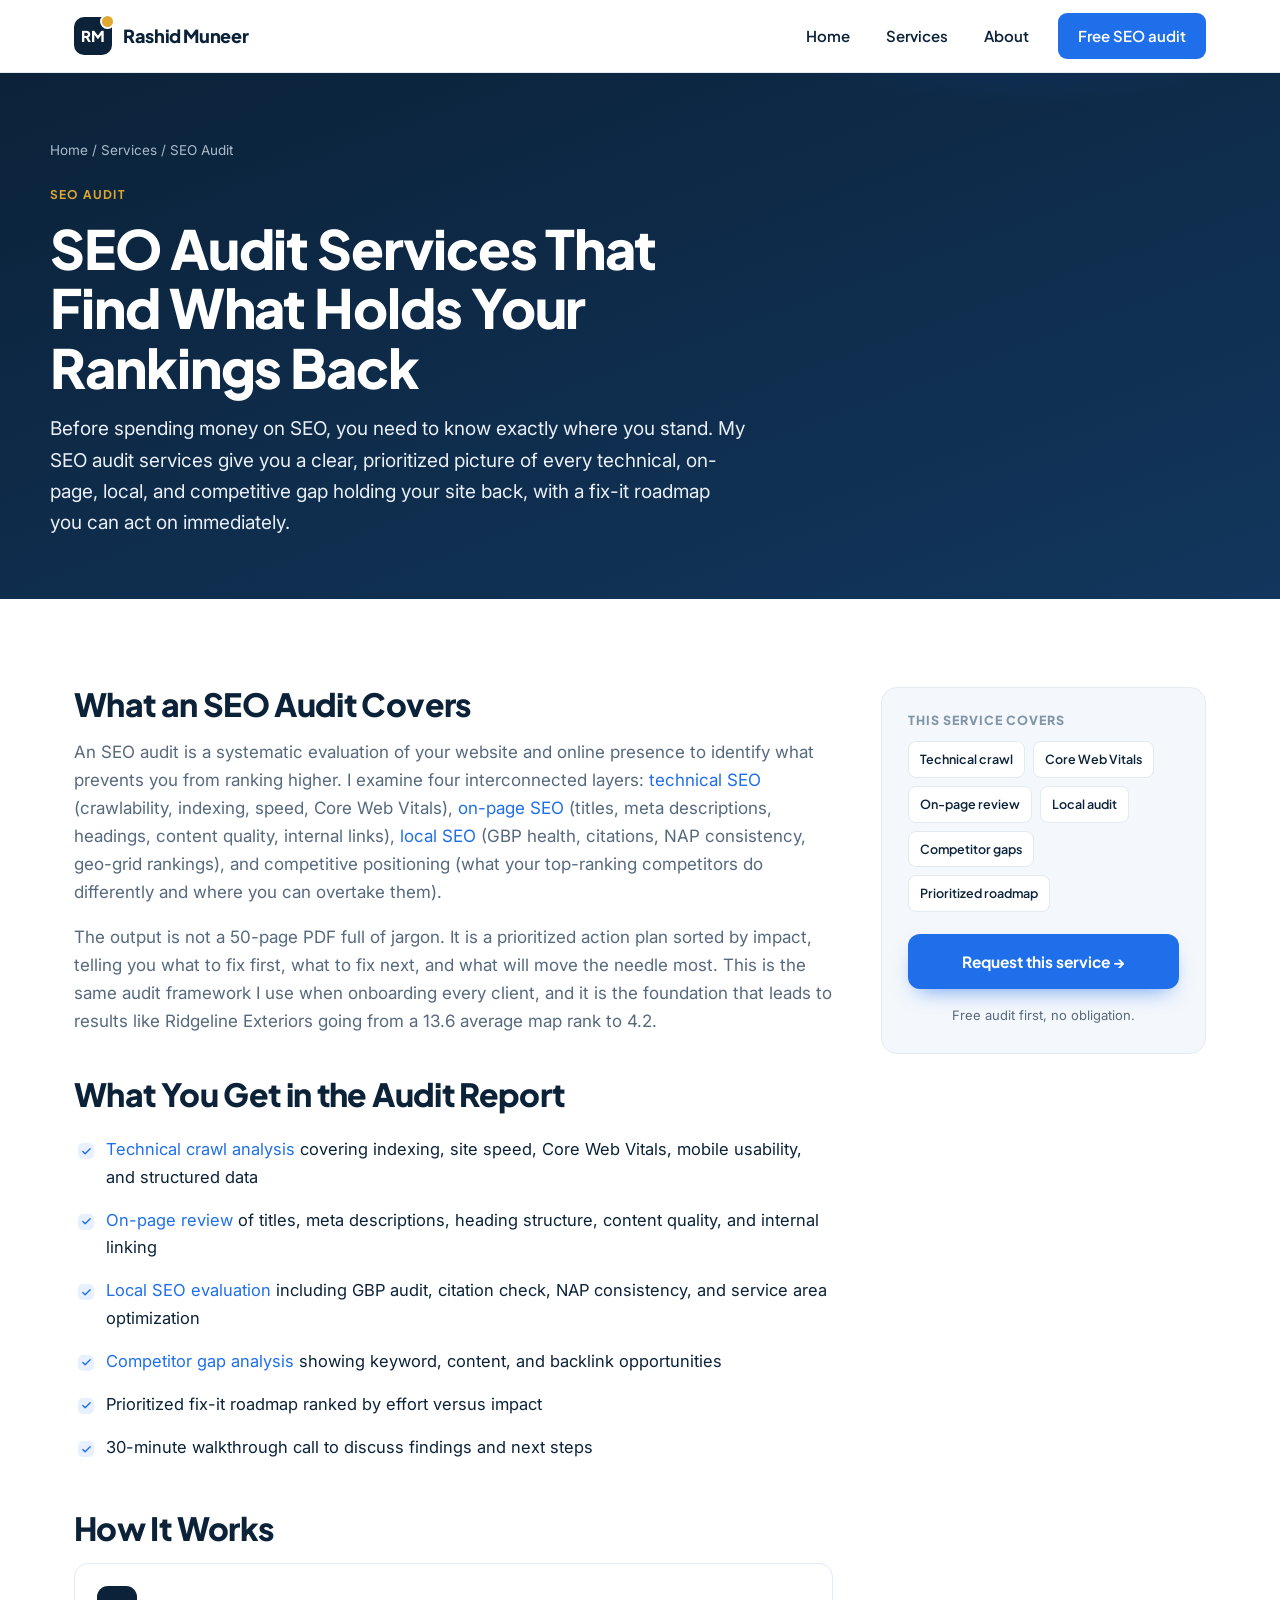
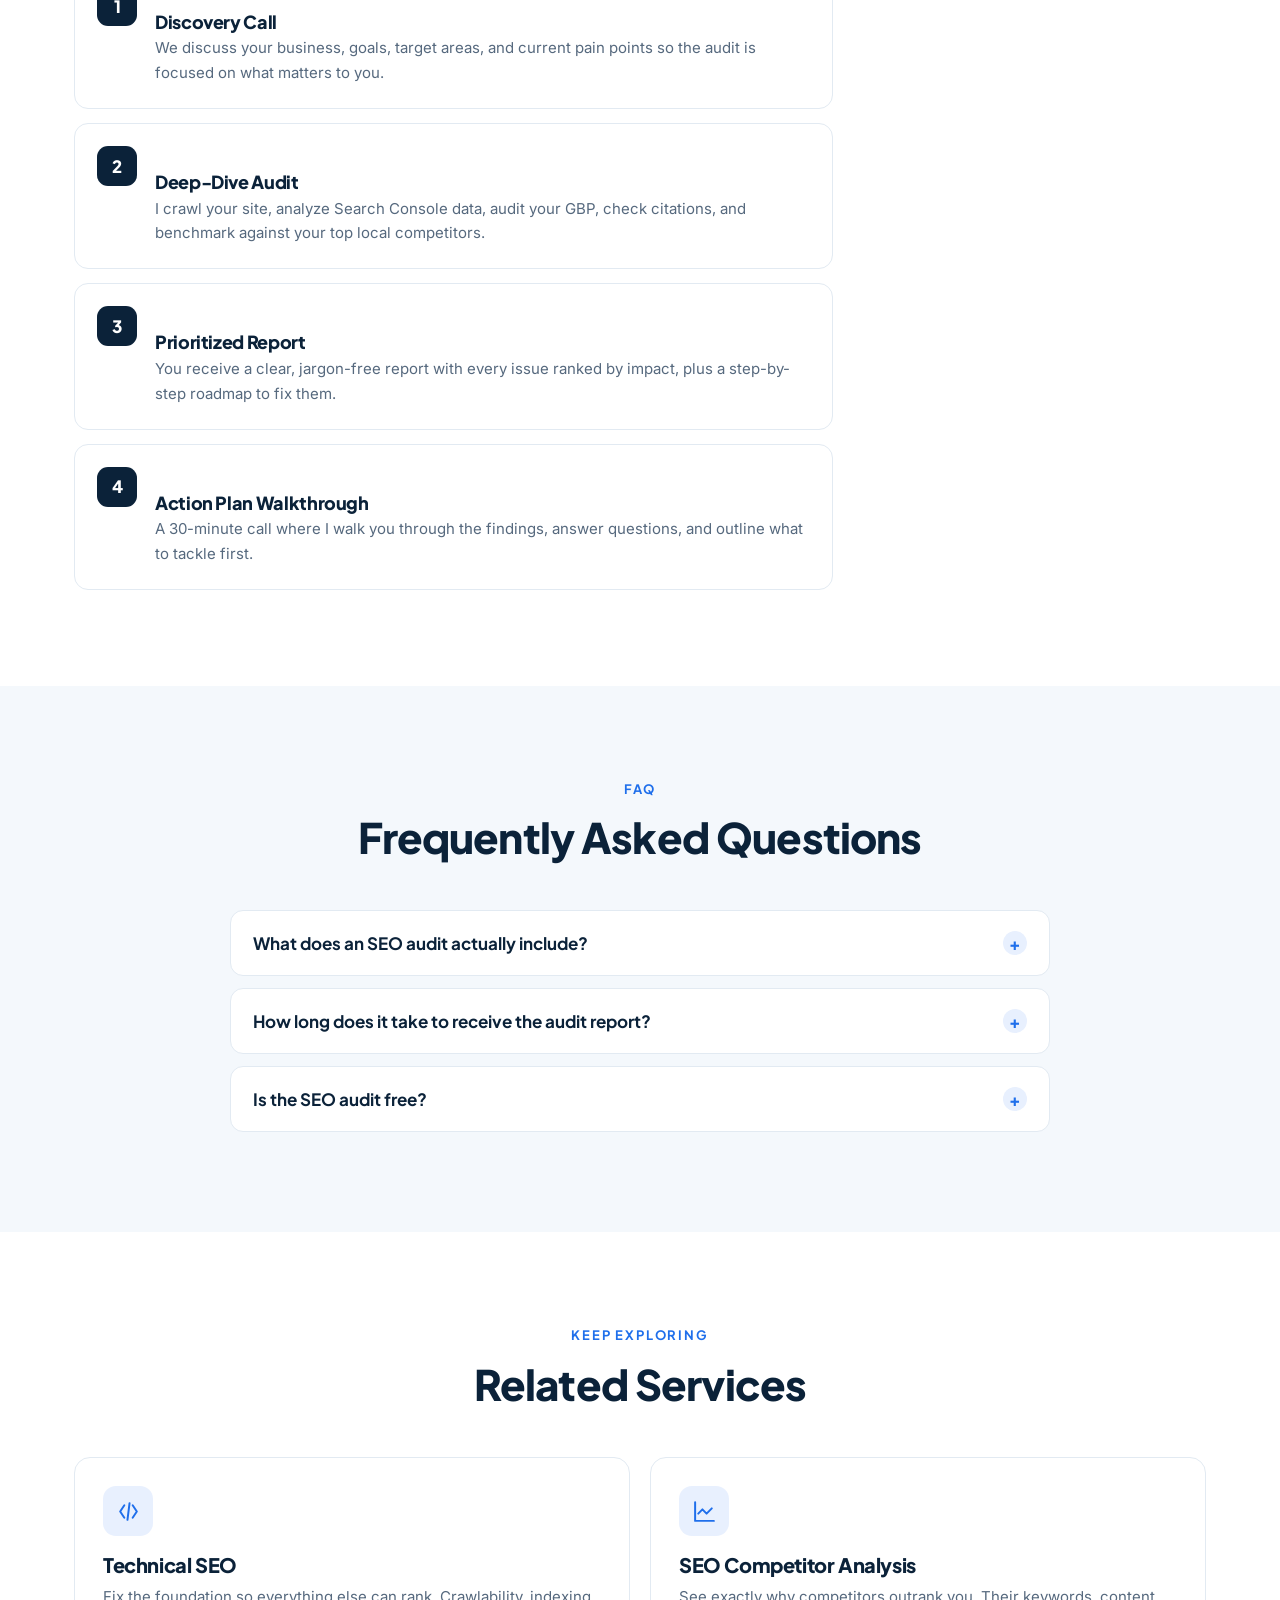
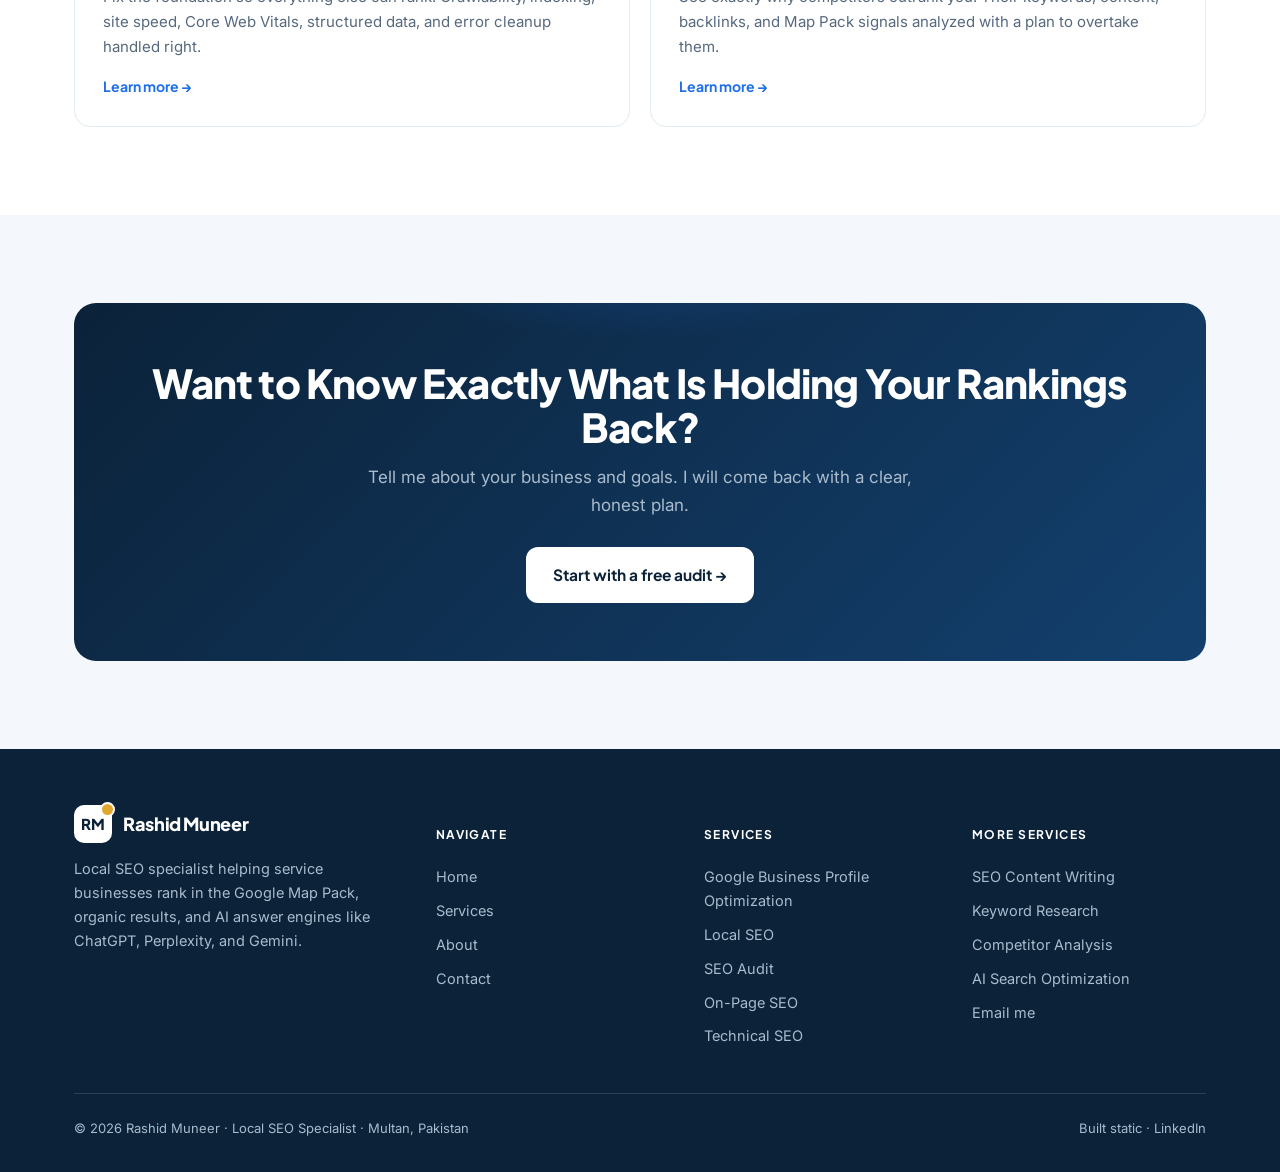
<file: seo-audit.html>
<!DOCTYPE html>
<html lang="en">
<head>
<meta charset="UTF-8">
<meta name="viewport" content="width=device-width, initial-scale=1.0">
<title>SEO Audit Services with Actionable Fixes and a Clear Roadmap | Rashid Muneer</title>
<meta name="description" content="Get a comprehensive SEO audit that identifies technical issues, on-page gaps, local SEO weaknesses, and competitor opportunities. Delivered with a prioritized fix-it roadmap by a dedicated SEO specialist.">
<link rel="canonical" href="https://rashid-portfolio-web.vercel.app/seo-audit">
<meta name="robots" content="index, follow, max-image-preview:large">
<meta name="author" content="Rashid Muneer">
<meta name="theme-color" content="#0B2239">
<meta property="og:type" content="website">
<meta property="og:site_name" content="Rashid Muneer | Local SEO Specialist">
<meta property="og:title" content="SEO Audit Services with Actionable Fixes and a Clear Roadmap | Rashid Muneer">
<meta property="og:description" content="Get a comprehensive SEO audit that identifies technical issues, on-page gaps, local SEO weaknesses, and competitor opportunities. Delivered with a prioritized fix-it roadmap by a dedicated SEO specialist.">
<meta property="og:url" content="https://rashid-portfolio-web.vercel.app/seo-audit">
<meta property="og:image" content="https://rashid-portfolio-web.vercel.app/rashid.png">
<meta name="twitter:card" content="summary_large_image">
<meta name="twitter:title" content="SEO Audit Services with Actionable Fixes and a Clear Roadmap | Rashid Muneer">
<meta name="twitter:description" content="Get a comprehensive SEO audit that identifies technical issues, on-page gaps, local SEO weaknesses, and competitor opportunities. Delivered with a prioritized fix-it roadmap by a dedicated SEO specialist.">
<link rel="icon" href="./favicon.svg" type="image/svg+xml">
<link rel="preconnect" href="https://fonts.googleapis.com">
<link rel="preconnect" href="https://fonts.gstatic.com" crossorigin>
<link href="https://fonts.googleapis.com/css2?family=Plus+Jakarta+Sans:wght@500;600;700;800&family=Inter:wght@400;500;600&display=swap" rel="stylesheet">
<link rel="stylesheet" href="./style.css">
<script type="application/ld+json">{"@context":"https://schema.org","@type":"Person","name":"Rashid Muneer","jobTitle":"Local SEO Specialist","email":"mailto:therashidmuneer010@gmail.com","url":"https://rashid-portfolio-web.vercel.app/","image":"https://rashid-portfolio-web.vercel.app/rashid.png","sameAs":["https://www.linkedin.com/in/rashidmuneer/"],"address":{"@type":"PostalAddress","addressLocality":"Multan","addressCountry":"PK"},"knowsAbout":["Local SEO","Google Business Profile optimization","Google Map Pack ranking","Local citations and NAP consistency","Geo-grid rank tracking","BrightLocal","ABNewswire press releases","Search Atlas","Technical SEO","On-page SEO","Keyword research","AI search optimization (GEO / AEO)","Generative engine optimization"]}</script>
<script type="application/ld+json">{"@context":"https://schema.org","@type":"WebSite","name":"Rashid Muneer | Local SEO Specialist","url":"https://rashid-portfolio-web.vercel.app/"}</script>
<script type="application/ld+json">{"@context":"https://schema.org","@type":"Service","name":"SEO Audit Services","serviceType":"SEO Audit","description":"Get a comprehensive SEO audit that identifies technical issues, on-page gaps, local SEO weaknesses, and competitor opportunities. Delivered with a prioritized fix-it roadmap by a dedicated SEO specialist.","url":"https://rashid-portfolio-web.vercel.app/seo-audit","provider":{"@type":"Person","name":"Rashid Muneer"},"areaServed":"Worldwide"}</script>
<script type="application/ld+json">{"@context":"https://schema.org","@type":"FAQPage","mainEntity":[{"@type":"Question","name":"What does an SEO audit actually include?","acceptedAnswer":{"@type":"Answer","text":"A comprehensive SEO audit covers four areas: technical health (crawlability, indexing, site speed, Core Web Vitals), on-page optimization (titles, headings, content, internal links), local SEO (GBP health, citations, NAP consistency), and competitive analysis (keyword and content gaps versus your top-ranking competitors). The result is a prioritized roadmap you can act on immediately."}},{"@type":"Question","name":"How long does it take to receive the audit report?","acceptedAnswer":{"@type":"Answer","text":"Most audits are delivered within 5 to 7 business days, depending on the size and complexity of your website. Larger sites with multiple locations may take up to 10 days. You also get a walkthrough call to discuss findings and priorities."}},{"@type":"Question","name":"Is the SEO audit free?","acceptedAnswer":{"@type":"Answer","text":"I offer a free initial SEO audit that covers the high-level opportunities and biggest issues. A full deep-dive audit with detailed technical analysis, competitor benchmarking, and a prioritized roadmap is available as a paid engagement. Either way, you will know exactly where you stand before committing to anything."}}]}</script>
<script type="application/ld+json">{"@context":"https://schema.org","@type":"BreadcrumbList","itemListElement":[{"@type":"ListItem","position":1,"name":"Home","item":"https://rashid-portfolio-web.vercel.app/"},{"@type":"ListItem","position":2,"name":"Services","item":"https://rashid-portfolio-web.vercel.app/services"},{"@type":"ListItem","position":3,"name":"SEO Audit","item":"https://rashid-portfolio-web.vercel.app/seo-audit"}]}</script>
</head>
<body>
<header class="site-header">
  <div class="container nav-wrap">
    <a href="./" class="logo"><span class="logo-mark">RM</span><span>Rashid Muneer</span></a>
    <button class="nav-toggle" aria-label="Open menu" aria-expanded="false"><span></span><span></span><span></span></button>
    <nav class="nav" aria-label="Primary">
      <a href="./">Home</a>
      <a href="./services">Services</a>
      <a href="./about">About</a>
      <a href="./contact" class="nav-cta">Free SEO audit</a>
    </nav>
  </div>
</header>

  <section class="page-hero">
    <div class="container">
      <div class="breadcrumb"><a href="./">Home</a> / <a href="./services">Services</a> / SEO Audit</div>
      <span class="pill-tag">SEO Audit</span>
      <h1>SEO Audit Services That Find What Holds Your Rankings Back</h1>
      <p>Before spending money on SEO, you need to know exactly where you stand. My SEO audit services give you a clear, prioritized picture of every technical, on-page, local, and competitive gap holding your site back, with a fix-it roadmap you can act on immediately.</p>
    </div>
  </section>

  <section class="section">
    <div class="container content-split">
      <div class="prose">
        <h2>What an SEO Audit Covers</h2>
        <p>An SEO audit is a systematic evaluation of your website and online presence to identify what prevents you from ranking higher. I examine four interconnected layers: <a href="./technical-seo">technical SEO</a> (crawlability, indexing, speed, Core Web Vitals), <a href="./on-page-seo">on-page SEO</a> (titles, meta descriptions, headings, content quality, internal links), <a href="./local-seo">local SEO</a> (GBP health, citations, NAP consistency, geo-grid rankings), and competitive positioning (what your top-ranking competitors do differently and where you can overtake them).</p>
        <p>The output is not a 50-page PDF full of jargon. It is a prioritized action plan sorted by impact, telling you what to fix first, what to fix next, and what will move the needle most. This is the same audit framework I use when onboarding every client, and it is the foundation that leads to results like Ridgeline Exteriors going from a 13.6 average map rank to 4.2.</p>

        <h2>What You Get in the Audit Report</h2>
        <ul>
          <li><a href="./technical-seo">Technical crawl analysis</a> covering indexing, site speed, Core Web Vitals, mobile usability, and structured data</li>
          <li><a href="./on-page-seo">On-page review</a> of titles, meta descriptions, heading structure, content quality, and internal linking</li>
          <li><a href="./local-seo">Local SEO evaluation</a> including GBP audit, citation check, NAP consistency, and service area optimization</li>
          <li><a href="./competitor-analysis">Competitor gap analysis</a> showing keyword, content, and backlink opportunities</li>
          <li>Prioritized fix-it roadmap ranked by effort versus impact</li>
          <li>30-minute walkthrough call to discuss findings and next steps</li>
        </ul>

        <h2>How It Works</h2>
        <div class="steps"><div class="step-item" data-reveal><span class="num">1</span><div><h3>Discovery Call</h3><p>We discuss your business, goals, target areas, and current pain points so the audit is focused on what matters to you.</p></div></div><div class="step-item" data-reveal><span class="num">2</span><div><h3>Deep-Dive Audit</h3><p>I crawl your site, analyze Search Console data, audit your GBP, check citations, and benchmark against your top local competitors.</p></div></div><div class="step-item" data-reveal><span class="num">3</span><div><h3>Prioritized Report</h3><p>You receive a clear, jargon-free report with every issue ranked by impact, plus a step-by-step roadmap to fix them.</p></div></div><div class="step-item" data-reveal><span class="num">4</span><div><h3>Action Plan Walkthrough</h3><p>A 30-minute call where I walk you through the findings, answer questions, and outline what to tackle first.</p></div></div></div>
      </div>
      <aside class="sidecard">
        <h4>This service covers</h4>
        <div class="tagrow"><span class="tag">Technical crawl</span><span class="tag">Core Web Vitals</span><span class="tag">On-page review</span><span class="tag">Local audit</span><span class="tag">Competitor gaps</span><span class="tag">Prioritized roadmap</span></div>
        <a class="btn btn-primary" href="./contact">Request this service &rarr;</a>
        <p style="font-size:13px;color:var(--muted);margin:16px 0 0;text-align:center">Free audit first, no obligation.</p>
      </aside>
    </div>
  </section>

  <section class="section alt">
    <div class="container">
      <div class="section-head"><span class="eyebrow">FAQ</span><h2>Frequently Asked Questions</h2></div>
      <div class="faq">
      <div class="faq-item">
        <button class="faq-q">What does an SEO audit actually include?<span class="ic">+</span></button>
        <div class="faq-a"><p>A comprehensive SEO audit covers four areas: technical health (crawlability, indexing, site speed, Core Web Vitals), on-page optimization (titles, headings, content, internal links), local SEO (GBP health, citations, NAP consistency), and competitive analysis (keyword and content gaps versus your top-ranking competitors). The result is a prioritized roadmap you can act on immediately.</p></div>
      </div>
<div class="faq-item">
        <button class="faq-q">How long does it take to receive the audit report?<span class="ic">+</span></button>
        <div class="faq-a"><p>Most audits are delivered within 5 to 7 business days, depending on the size and complexity of your website. Larger sites with multiple locations may take up to 10 days. You also get a walkthrough call to discuss findings and priorities.</p></div>
      </div>
<div class="faq-item">
        <button class="faq-q">Is the SEO audit free?<span class="ic">+</span></button>
        <div class="faq-a"><p>I offer a free initial SEO audit that covers the high-level opportunities and biggest issues. A full deep-dive audit with detailed technical analysis, competitor benchmarking, and a prioritized roadmap is available as a paid engagement. Either way, you will know exactly where you stand before committing to anything.</p></div>
      </div>
</div>
    </div>
  </section>
  <section class="section">
    <div class="container">
      <div class="section-head"><span class="eyebrow">Keep exploring</span><h2>Related Services</h2></div>
      <div class="svc-grid" style="grid-template-columns:repeat(2,1fr)"><a class="svc-card" href="./technical-seo" data-reveal>
      <div class="svc-ico"><svg viewBox="0 0 24 24"><path d="m16 18 4-6-4-6M8 6l-4 6 4 6"/><path d="M13 4l-2 16"/></svg></div>
      <h3>Technical SEO</h3>
      <p>Fix the foundation so everything else can rank. Crawlability, indexing, site speed, Core Web Vitals, structured data, and error cleanup handled right.</p>
      <span class="more">Learn more &rarr;</span>
    </a><a class="svc-card" href="./competitor-analysis" data-reveal>
      <div class="svc-ico"><svg viewBox="0 0 24 24"><path d="M3 3v18h18"/><path d="m19 9-5 5-4-4-4 4"/></svg></div>
      <h3>SEO Competitor Analysis</h3>
      <p>See exactly why competitors outrank you. Their keywords, content, backlinks, and Map Pack signals analyzed with a plan to overtake them.</p>
      <span class="more">Learn more &rarr;</span>
    </a></div>
    </div>
  </section>

  <section class="section alt">
    <div class="container">
      <div class="cta-band">
        <h2>Want to Know Exactly What Is Holding Your Rankings Back?</h2>
        <p>Tell me about your business and goals. I will come back with a clear, honest plan.</p>
        <div class="hero-cta" style="justify-content:center"><a class="btn btn-light" href="./contact">Start with a free audit &rarr;</a></div>
      </div>
    </div>
  </section>
<footer class="site-footer">
  <div class="container">
    <div class="footer-top">
      <div class="footer-brand">
        <a href="./" class="logo"><span class="logo-mark">RM</span><span>Rashid Muneer</span></a>
        <p>Local SEO specialist helping service businesses rank in the Google Map Pack, organic results, and AI answer engines like ChatGPT, Perplexity, and Gemini.</p>
      </div>
      <div class="footer-col">
        <h5>Navigate</h5>
        <a href="./">Home</a>
        <a href="./services">Services</a>
        <a href="./about">About</a>
        <a href="./contact">Contact</a>
      </div>
      <div class="footer-col">
        <h5>Services</h5>
        <a href="./gmb-optimization">Google Business Profile Optimization</a>
        <a href="./local-seo">Local SEO</a>
        <a href="./seo-audit">SEO Audit</a>
        <a href="./on-page-seo">On-Page SEO</a>
        <a href="./technical-seo">Technical SEO</a>
      </div>
      <div class="footer-col">
        <h5>More Services</h5>
        <a href="./content-seo">SEO Content Writing</a>
        <a href="./keyword-research">Keyword Research</a>
        <a href="./competitor-analysis">Competitor Analysis</a>
        <a href="./ai-search-optimization">AI Search Optimization</a>
        <a href="mailto:therashidmuneer010@gmail.com">Email me</a>
      </div>
    </div>
    <div class="footer-bottom">
      <span>&copy; <span id="yr">2026</span> Rashid Muneer &middot; Local SEO Specialist &middot; Multan, Pakistan</span>
      <span>Built static &middot; <a href="https://www.linkedin.com/in/rashidmuneer/" target="_blank" rel="noopener">LinkedIn</a></span>
    </div>
  </div>
</footer>
<script src="./script.js"></script>
</body>
</html>
</file>
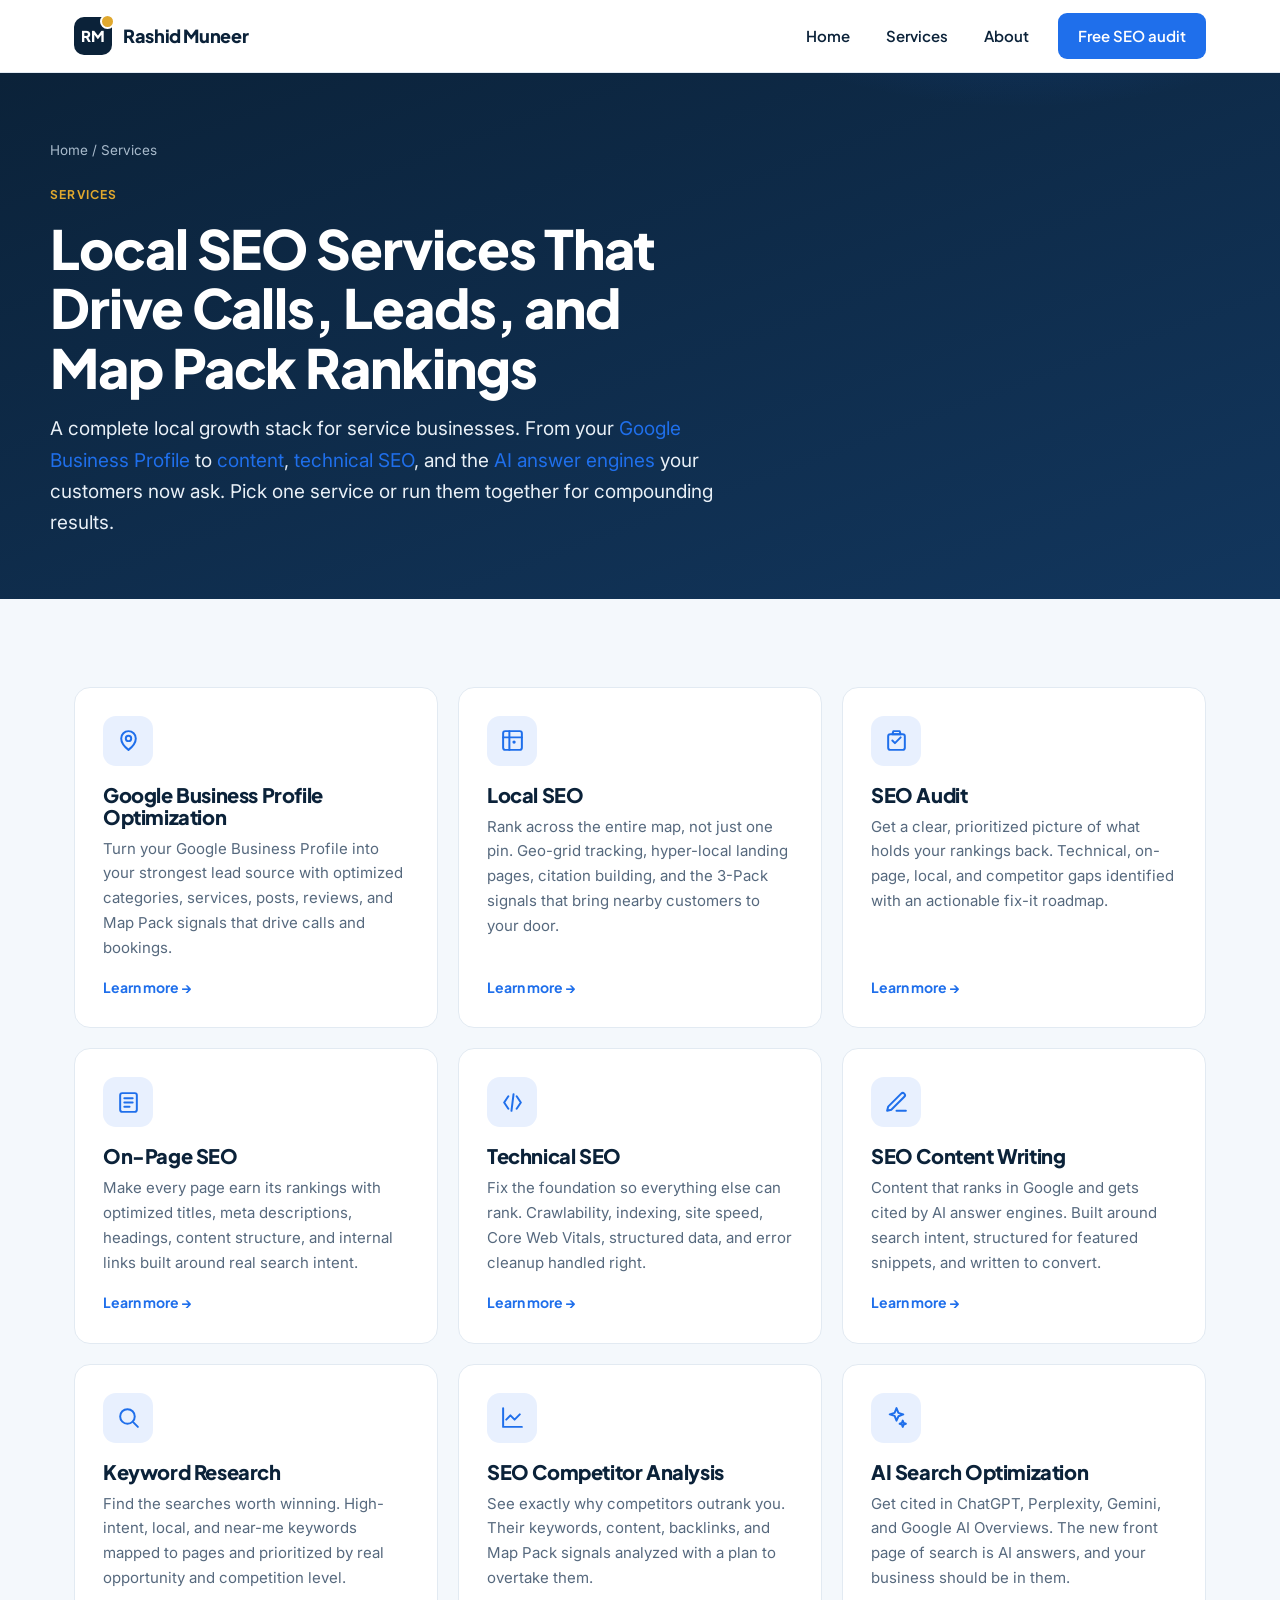
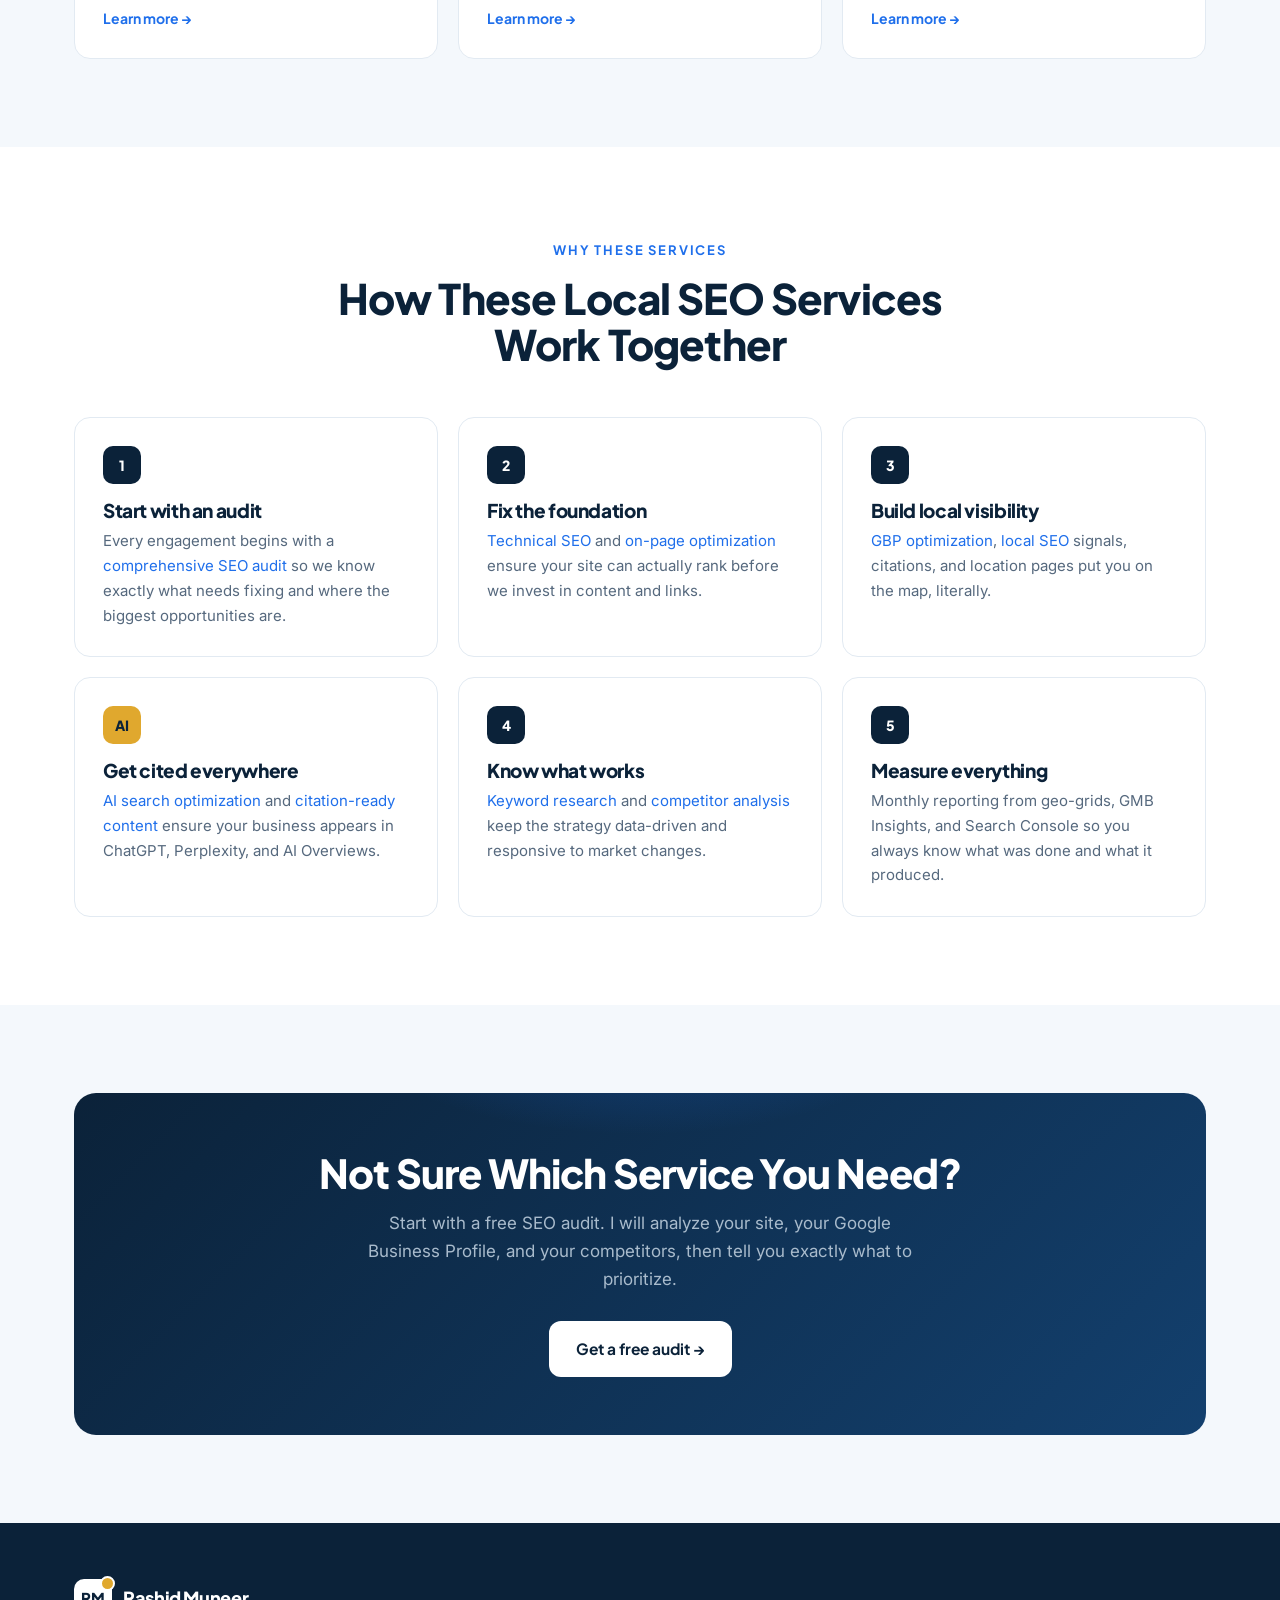
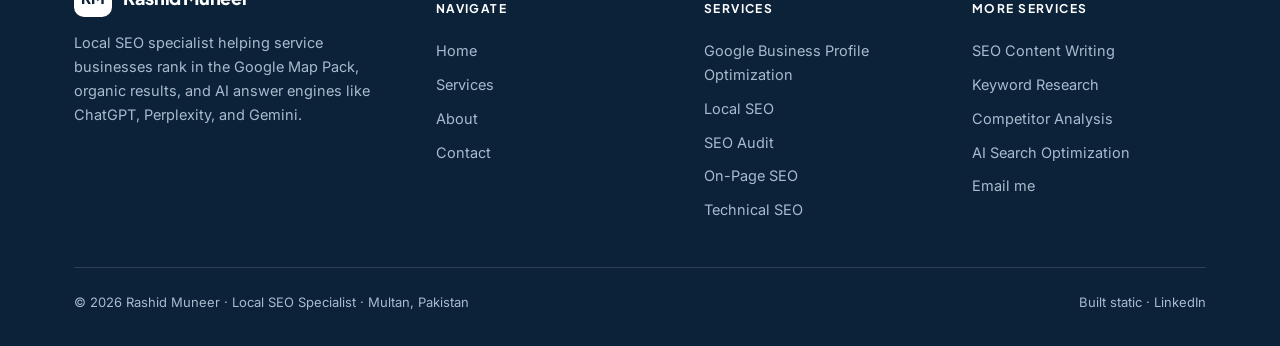
<file: services.html>
<!DOCTYPE html>
<html lang="en">
<head>
<meta charset="UTF-8">
<meta name="viewport" content="width=device-width, initial-scale=1.0">
<title>Local SEO Services for Map Pack Rankings, Leads, and AI Visibility | Rashid Muneer</title>
<meta name="description" content="Browse all local SEO services from Rashid Muneer. Google Business Profile optimization, local SEO, audits, on-page, technical, content writing, keyword research, competitor analysis, and AI search optimization.">
<link rel="canonical" href="https://rashid-portfolio-web.vercel.app/services">
<meta name="robots" content="index, follow, max-image-preview:large">
<meta name="author" content="Rashid Muneer">
<meta name="theme-color" content="#0B2239">
<meta property="og:type" content="website">
<meta property="og:site_name" content="Rashid Muneer | Local SEO Specialist">
<meta property="og:title" content="Local SEO Services for Map Pack Rankings, Leads, and AI Visibility | Rashid Muneer">
<meta property="og:description" content="Browse all local SEO services from Rashid Muneer. Google Business Profile optimization, local SEO, audits, on-page, technical, content writing, keyword research, competitor analysis, and AI search optimization.">
<meta property="og:url" content="https://rashid-portfolio-web.vercel.app/services">
<meta property="og:image" content="https://rashid-portfolio-web.vercel.app/rashid.png">
<meta name="twitter:card" content="summary_large_image">
<meta name="twitter:title" content="Local SEO Services for Map Pack Rankings, Leads, and AI Visibility | Rashid Muneer">
<meta name="twitter:description" content="Browse all local SEO services from Rashid Muneer. Google Business Profile optimization, local SEO, audits, on-page, technical, content writing, keyword research, competitor analysis, and AI search optimization.">
<link rel="icon" href="./favicon.svg" type="image/svg+xml">
<link rel="preconnect" href="https://fonts.googleapis.com">
<link rel="preconnect" href="https://fonts.gstatic.com" crossorigin>
<link href="https://fonts.googleapis.com/css2?family=Plus+Jakarta+Sans:wght@500;600;700;800&family=Inter:wght@400;500;600&display=swap" rel="stylesheet">
<link rel="stylesheet" href="./style.css">
<script type="application/ld+json">{"@context":"https://schema.org","@type":"Person","name":"Rashid Muneer","jobTitle":"Local SEO Specialist","email":"mailto:therashidmuneer010@gmail.com","url":"https://rashid-portfolio-web.vercel.app/","image":"https://rashid-portfolio-web.vercel.app/rashid.png","sameAs":["https://www.linkedin.com/in/rashidmuneer/"],"address":{"@type":"PostalAddress","addressLocality":"Multan","addressCountry":"PK"},"knowsAbout":["Local SEO","Google Business Profile optimization","Google Map Pack ranking","Local citations and NAP consistency","Geo-grid rank tracking","BrightLocal","ABNewswire press releases","Search Atlas","Technical SEO","On-page SEO","Keyword research","AI search optimization (GEO / AEO)","Generative engine optimization"]}</script>
<script type="application/ld+json">{"@context":"https://schema.org","@type":"WebSite","name":"Rashid Muneer | Local SEO Specialist","url":"https://rashid-portfolio-web.vercel.app/"}</script>
<script type="application/ld+json">{"@context":"https://schema.org","@type":"BreadcrumbList","itemListElement":[{"@type":"ListItem","position":1,"name":"Home","item":"https://rashid-portfolio-web.vercel.app/"},{"@type":"ListItem","position":2,"name":"Services","item":"https://rashid-portfolio-web.vercel.app/services"}]}</script>
</head>
<body>
<header class="site-header">
  <div class="container nav-wrap">
    <a href="./" class="logo"><span class="logo-mark">RM</span><span>Rashid Muneer</span></a>
    <button class="nav-toggle" aria-label="Open menu" aria-expanded="false"><span></span><span></span><span></span></button>
    <nav class="nav" aria-label="Primary">
      <a href="./">Home</a>
      <a href="./services">Services</a>
      <a href="./about">About</a>
      <a href="./contact" class="nav-cta">Free SEO audit</a>
    </nav>
  </div>
</header>

  <section class="page-hero">
    <div class="container">
      <div class="breadcrumb"><a href="./">Home</a> / Services</div>
      <span class="pill-tag">Services</span>
      <h1>Local SEO Services That Drive Calls, Leads, and Map Pack Rankings</h1>
      <p>A complete local growth stack for service businesses. From your <a href="./gmb-optimization">Google Business Profile</a> to <a href="./content-seo">content</a>, <a href="./technical-seo">technical SEO</a>, and the <a href="./ai-search-optimization">AI answer engines</a> your customers now ask. Pick one service or run them together for compounding results.</p>
    </div>
  </section>
  <section class="section alt">
    <div class="container">
      <div class="svc-grid"><a class="svc-card" href="./gmb-optimization" data-reveal>
      <div class="svc-ico"><svg viewBox="0 0 24 24"><path d="M12 21s7-5.6 7-11a7 7 0 1 0-14 0c0 5.4 7 11 7 11z"/><circle cx="12" cy="10" r="2.6"/></svg></div>
      <h3>Google Business Profile Optimization</h3>
      <p>Turn your Google Business Profile into your strongest lead source with optimized categories, services, posts, reviews, and Map Pack signals that drive calls and bookings.</p>
      <span class="more">Learn more &rarr;</span>
    </a><a class="svc-card" href="./local-seo" data-reveal>
      <div class="svc-ico"><svg viewBox="0 0 24 24"><rect x="3" y="3" width="18" height="18" rx="2"/><path d="M3 9h18M9 3v18"/><circle cx="13.5" cy="13.5" r="1.6" fill="#1F6FEB" stroke="none"/></svg></div>
      <h3>Local SEO</h3>
      <p>Rank across the entire map, not just one pin. Geo-grid tracking, hyper-local landing pages, citation building, and the 3-Pack signals that bring nearby customers to your door.</p>
      <span class="more">Learn more &rarr;</span>
    </a><a class="svc-card" href="./seo-audit" data-reveal>
      <div class="svc-ico"><svg viewBox="0 0 24 24"><path d="M9 3h6l1 3H8z"/><rect x="4" y="6" width="16" height="15" rx="2"/><path d="M8 12l2.5 2.5L16 9"/></svg></div>
      <h3>SEO Audit</h3>
      <p>Get a clear, prioritized picture of what holds your rankings back. Technical, on-page, local, and competitor gaps identified with an actionable fix-it roadmap.</p>
      <span class="more">Learn more &rarr;</span>
    </a><a class="svc-card" href="./on-page-seo" data-reveal>
      <div class="svc-ico"><svg viewBox="0 0 24 24"><rect x="4" y="3" width="16" height="18" rx="2"/><path d="M8 8h8M8 12h8M8 16h5"/></svg></div>
      <h3>On-Page SEO</h3>
      <p>Make every page earn its rankings with optimized titles, meta descriptions, headings, content structure, and internal links built around real search intent.</p>
      <span class="more">Learn more &rarr;</span>
    </a><a class="svc-card" href="./technical-seo" data-reveal>
      <div class="svc-ico"><svg viewBox="0 0 24 24"><path d="m16 18 4-6-4-6M8 6l-4 6 4 6"/><path d="M13 4l-2 16"/></svg></div>
      <h3>Technical SEO</h3>
      <p>Fix the foundation so everything else can rank. Crawlability, indexing, site speed, Core Web Vitals, structured data, and error cleanup handled right.</p>
      <span class="more">Learn more &rarr;</span>
    </a><a class="svc-card" href="./content-seo" data-reveal>
      <div class="svc-ico"><svg viewBox="0 0 24 24"><path d="M12 20h9"/><path d="M16.5 3.5a2.1 2.1 0 0 1 3 3L7 19l-4 1 1-4z"/></svg></div>
      <h3>SEO Content Writing</h3>
      <p>Content that ranks in Google and gets cited by AI answer engines. Built around search intent, structured for featured snippets, and written to convert.</p>
      <span class="more">Learn more &rarr;</span>
    </a><a class="svc-card" href="./keyword-research" data-reveal>
      <div class="svc-ico"><svg viewBox="0 0 24 24"><circle cx="11" cy="11" r="7"/><path d="m21 21-4.3-4.3"/></svg></div>
      <h3>Keyword Research</h3>
      <p>Find the searches worth winning. High-intent, local, and near-me keywords mapped to pages and prioritized by real opportunity and competition level.</p>
      <span class="more">Learn more &rarr;</span>
    </a><a class="svc-card" href="./competitor-analysis" data-reveal>
      <div class="svc-ico"><svg viewBox="0 0 24 24"><path d="M3 3v18h18"/><path d="m19 9-5 5-4-4-4 4"/></svg></div>
      <h3>SEO Competitor Analysis</h3>
      <p>See exactly why competitors outrank you. Their keywords, content, backlinks, and Map Pack signals analyzed with a plan to overtake them.</p>
      <span class="more">Learn more &rarr;</span>
    </a><a class="svc-card" href="./ai-search-optimization" data-reveal>
      <div class="svc-ico"><svg viewBox="0 0 24 24"><path d="M12 3l1.8 4.6L18.5 9l-4.6 1.8L12 15l-1.8-4.6L5.5 9l4.7-1.4z"/><path d="M18 15l.9 2.3L21 18l-2.1.8L18 21l-.8-2.2L15 18l2.1-.7z"/></svg></div>
      <h3>AI Search Optimization</h3>
      <p>Get cited in ChatGPT, Perplexity, Gemini, and Google AI Overviews. The new front page of search is AI answers, and your business should be in them.</p>
      <span class="more">Learn more &rarr;</span>
    </a></div>
    </div>
  </section>

  <section class="section">
    <div class="container">
      <div class="section-head">
        <span class="eyebrow">Why these services</span>
        <h2>How These Local SEO Services Work Together</h2>
      </div>
      <div class="why-grid"><div class="why " data-reveal><span class="n">1</span><h3>Start with an audit</h3><p>Every engagement begins with a <a href="./seo-audit">comprehensive SEO audit</a> so we know exactly what needs fixing and where the biggest opportunities are.</p></div><div class="why " data-reveal><span class="n">2</span><h3>Fix the foundation</h3><p><a href="./technical-seo">Technical SEO</a> and <a href="./on-page-seo">on-page optimization</a> ensure your site can actually rank before we invest in content and links.</p></div><div class="why " data-reveal><span class="n">3</span><h3>Build local visibility</h3><p><a href="./gmb-optimization">GBP optimization</a>, <a href="./local-seo">local SEO</a> signals, citations, and location pages put you on the map, literally.</p></div><div class="why gold" data-reveal><span class="n">AI</span><h3>Get cited everywhere</h3><p><a href="./ai-search-optimization">AI search optimization</a> and <a href="./content-seo">citation-ready content</a> ensure your business appears in ChatGPT, Perplexity, and AI Overviews.</p></div><div class="why " data-reveal><span class="n">4</span><h3>Know what works</h3><p><a href="./keyword-research">Keyword research</a> and <a href="./competitor-analysis">competitor analysis</a> keep the strategy data-driven and responsive to market changes.</p></div><div class="why " data-reveal><span class="n">5</span><h3>Measure everything</h3><p>Monthly reporting from geo-grids, GMB Insights, and Search Console so you always know what was done and what it produced.</p></div></div>
    </div>
  </section>

  <section class="section alt">
    <div class="container">
      <div class="cta-band">
        <h2>Not Sure Which Service You Need?</h2>
        <p>Start with a free SEO audit. I will analyze your site, your Google Business Profile, and your competitors, then tell you exactly what to prioritize.</p>
        <div class="hero-cta" style="justify-content:center"><a class="btn btn-light" href="./contact">Get a free audit &rarr;</a></div>
      </div>
    </div>
  </section>
<footer class="site-footer">
  <div class="container">
    <div class="footer-top">
      <div class="footer-brand">
        <a href="./" class="logo"><span class="logo-mark">RM</span><span>Rashid Muneer</span></a>
        <p>Local SEO specialist helping service businesses rank in the Google Map Pack, organic results, and AI answer engines like ChatGPT, Perplexity, and Gemini.</p>
      </div>
      <div class="footer-col">
        <h5>Navigate</h5>
        <a href="./">Home</a>
        <a href="./services">Services</a>
        <a href="./about">About</a>
        <a href="./contact">Contact</a>
      </div>
      <div class="footer-col">
        <h5>Services</h5>
        <a href="./gmb-optimization">Google Business Profile Optimization</a>
        <a href="./local-seo">Local SEO</a>
        <a href="./seo-audit">SEO Audit</a>
        <a href="./on-page-seo">On-Page SEO</a>
        <a href="./technical-seo">Technical SEO</a>
      </div>
      <div class="footer-col">
        <h5>More Services</h5>
        <a href="./content-seo">SEO Content Writing</a>
        <a href="./keyword-research">Keyword Research</a>
        <a href="./competitor-analysis">Competitor Analysis</a>
        <a href="./ai-search-optimization">AI Search Optimization</a>
        <a href="mailto:therashidmuneer010@gmail.com">Email me</a>
      </div>
    </div>
    <div class="footer-bottom">
      <span>&copy; <span id="yr">2026</span> Rashid Muneer &middot; Local SEO Specialist &middot; Multan, Pakistan</span>
      <span>Built static &middot; <a href="https://www.linkedin.com/in/rashidmuneer/" target="_blank" rel="noopener">LinkedIn</a></span>
    </div>
  </div>
</footer>
<script src="./script.js"></script>
</body>
</html>
</file>
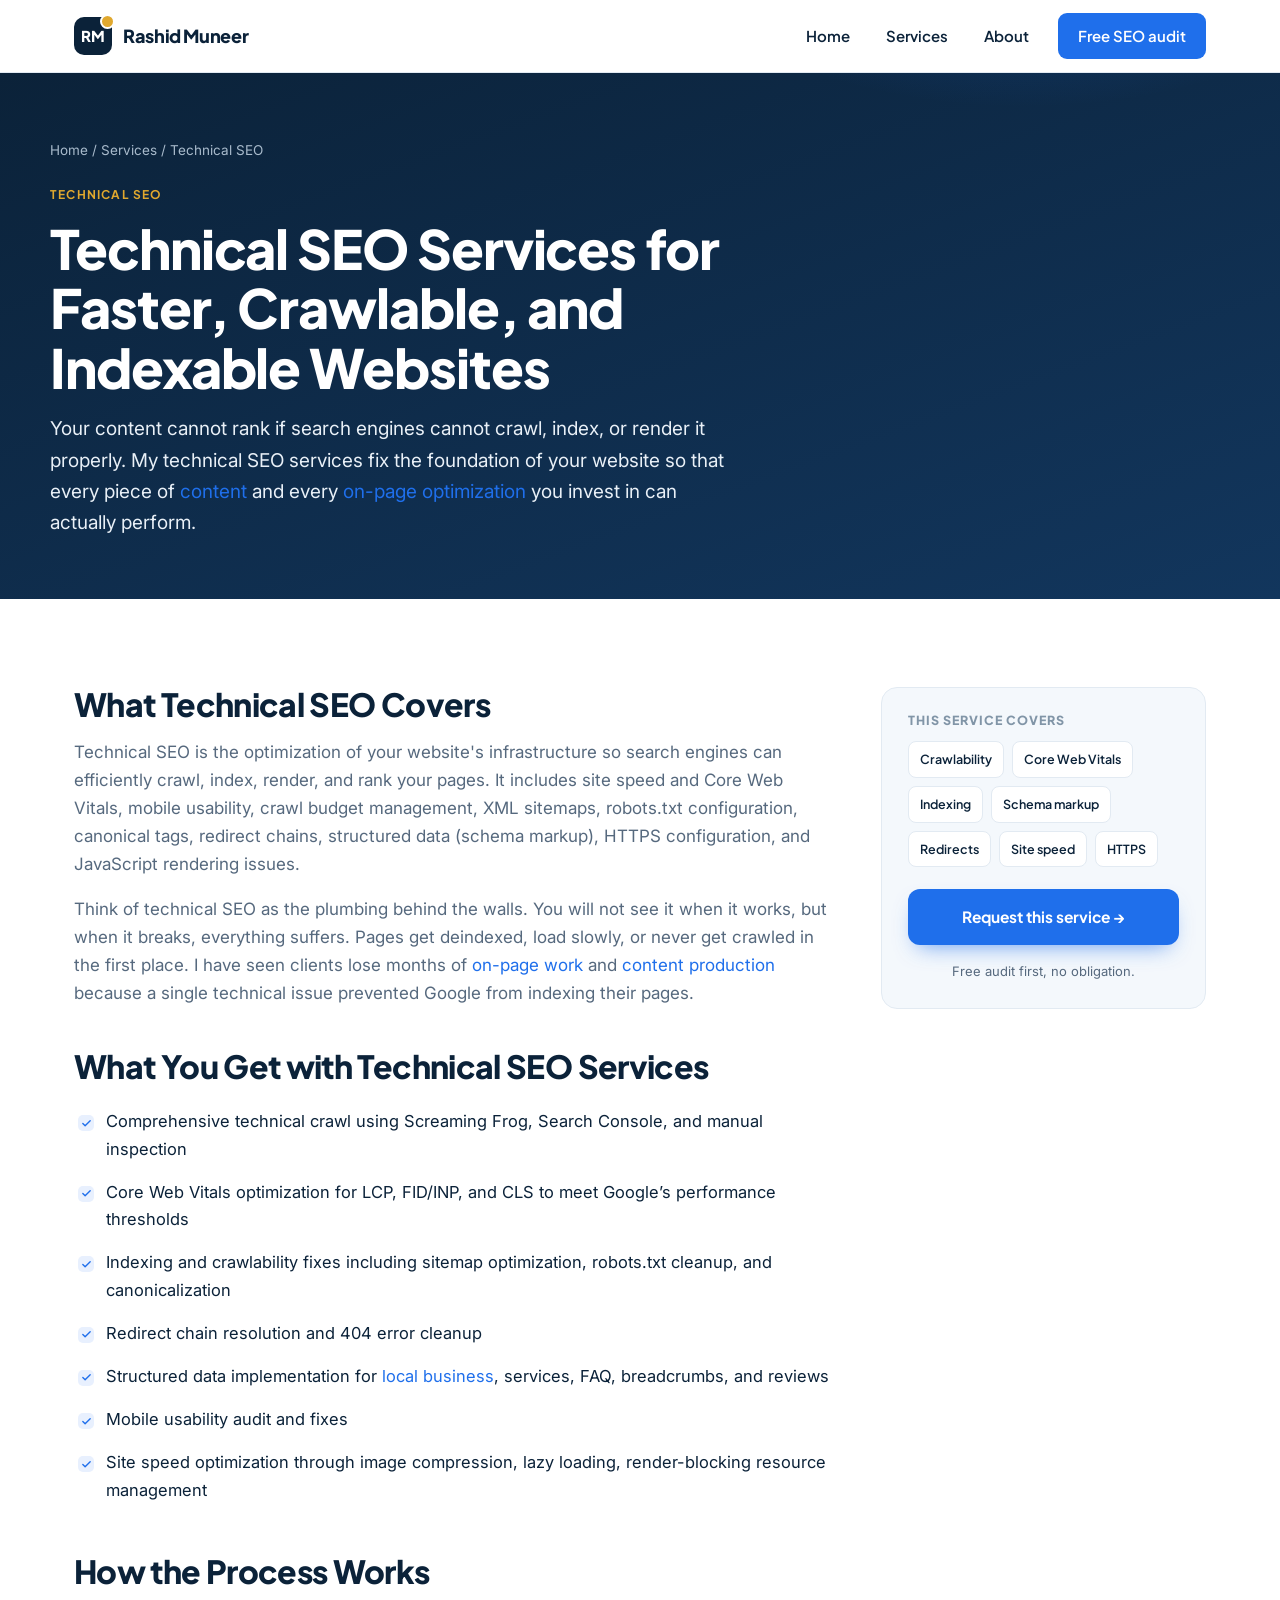
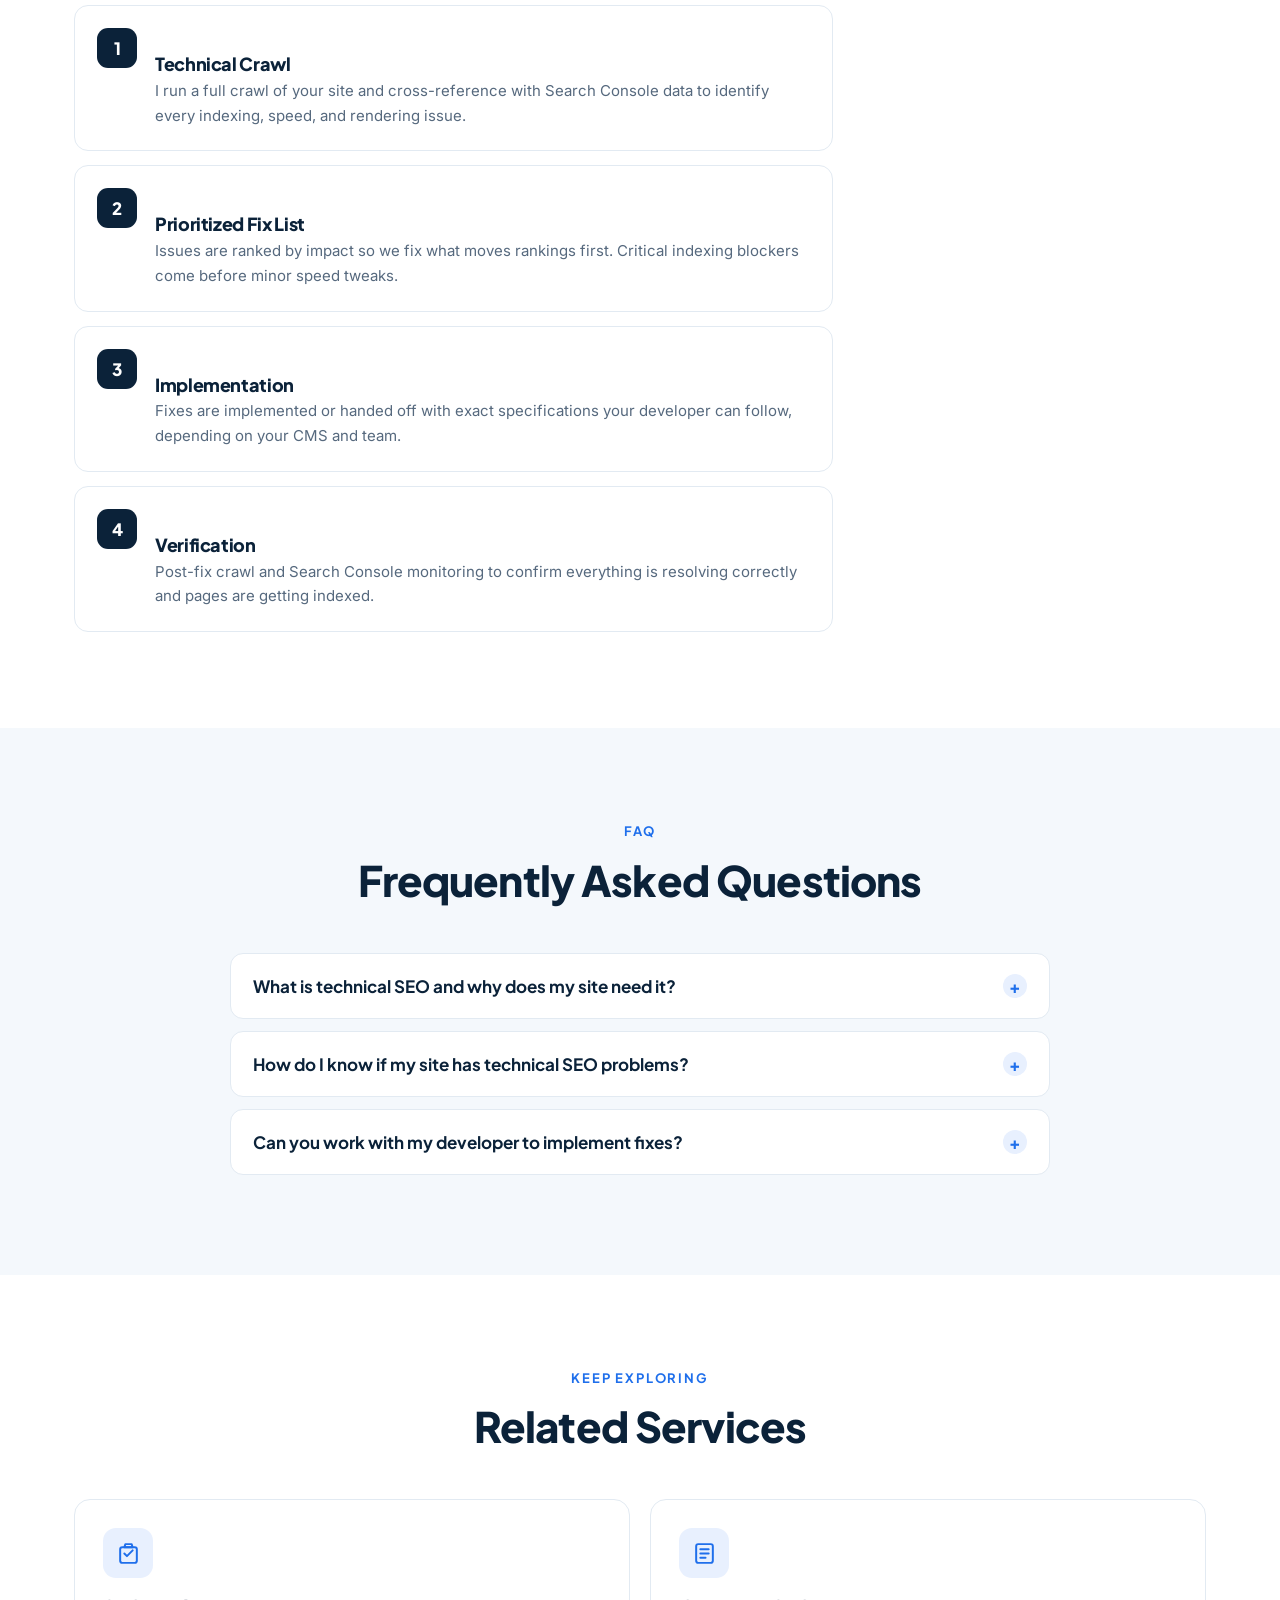
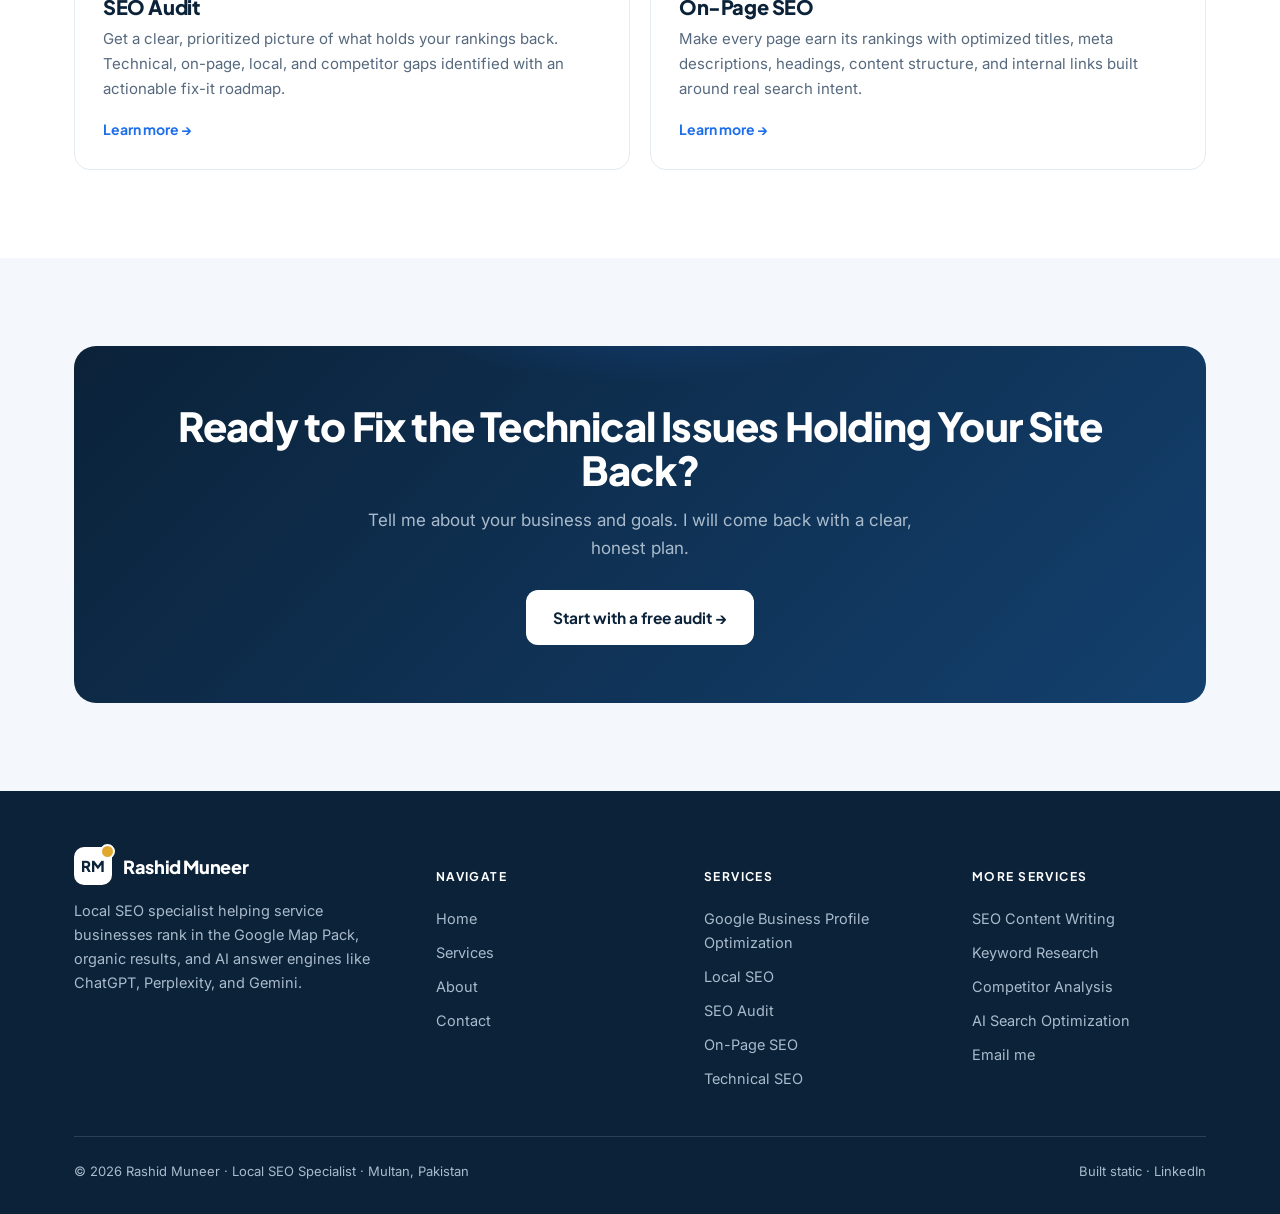
<file: technical-seo.html>
<!DOCTYPE html>
<html lang="en">
<head>
<meta charset="UTF-8">
<meta name="viewport" content="width=device-width, initial-scale=1.0">
<title>Technical SEO Services to Fix Your Site Foundation | Rashid Muneer</title>
<meta name="description" content="Technical SEO services that fix crawlability, indexing, site speed, Core Web Vitals, and structured data so your content can actually rank. Expert technical SEO by a dedicated SEO specialist.">
<link rel="canonical" href="https://rashid-portfolio-web.vercel.app/technical-seo">
<meta name="robots" content="index, follow, max-image-preview:large">
<meta name="author" content="Rashid Muneer">
<meta name="theme-color" content="#0B2239">
<meta property="og:type" content="website">
<meta property="og:site_name" content="Rashid Muneer | Local SEO Specialist">
<meta property="og:title" content="Technical SEO Services to Fix Your Site Foundation | Rashid Muneer">
<meta property="og:description" content="Technical SEO services that fix crawlability, indexing, site speed, Core Web Vitals, and structured data so your content can actually rank. Expert technical SEO by a dedicated SEO specialist.">
<meta property="og:url" content="https://rashid-portfolio-web.vercel.app/technical-seo">
<meta property="og:image" content="https://rashid-portfolio-web.vercel.app/rashid.png">
<meta name="twitter:card" content="summary_large_image">
<meta name="twitter:title" content="Technical SEO Services to Fix Your Site Foundation | Rashid Muneer">
<meta name="twitter:description" content="Technical SEO services that fix crawlability, indexing, site speed, Core Web Vitals, and structured data so your content can actually rank. Expert technical SEO by a dedicated SEO specialist.">
<link rel="icon" href="./favicon.svg" type="image/svg+xml">
<link rel="preconnect" href="https://fonts.googleapis.com">
<link rel="preconnect" href="https://fonts.gstatic.com" crossorigin>
<link href="https://fonts.googleapis.com/css2?family=Plus+Jakarta+Sans:wght@500;600;700;800&family=Inter:wght@400;500;600&display=swap" rel="stylesheet">
<link rel="stylesheet" href="./style.css">
<script type="application/ld+json">{"@context":"https://schema.org","@type":"Person","name":"Rashid Muneer","jobTitle":"Local SEO Specialist","email":"mailto:therashidmuneer010@gmail.com","url":"https://rashid-portfolio-web.vercel.app/","image":"https://rashid-portfolio-web.vercel.app/rashid.png","sameAs":["https://www.linkedin.com/in/rashidmuneer/"],"address":{"@type":"PostalAddress","addressLocality":"Multan","addressCountry":"PK"},"knowsAbout":["Local SEO","Google Business Profile optimization","Google Map Pack ranking","Local citations and NAP consistency","Geo-grid rank tracking","BrightLocal","ABNewswire press releases","Search Atlas","Technical SEO","On-page SEO","Keyword research","AI search optimization (GEO / AEO)","Generative engine optimization"]}</script>
<script type="application/ld+json">{"@context":"https://schema.org","@type":"WebSite","name":"Rashid Muneer | Local SEO Specialist","url":"https://rashid-portfolio-web.vercel.app/"}</script>
<script type="application/ld+json">{"@context":"https://schema.org","@type":"Service","name":"Technical SEO Services","serviceType":"Technical SEO","description":"Technical SEO services that fix crawlability, indexing, site speed, Core Web Vitals, and structured data so your content can actually rank. Expert technical SEO by a dedicated SEO specialist.","url":"https://rashid-portfolio-web.vercel.app/technical-seo","provider":{"@type":"Person","name":"Rashid Muneer"},"areaServed":"Worldwide"}</script>
<script type="application/ld+json">{"@context":"https://schema.org","@type":"FAQPage","mainEntity":[{"@type":"Question","name":"What is technical SEO and why does my site need it?","acceptedAnswer":{"@type":"Answer","text":"Technical SEO is the optimization of your website's infrastructure so search engines can efficiently crawl, index, and render your pages. Without solid technical SEO, even the best content and on-page optimizations will underperform because Google either cannot find your pages or cannot process them correctly."}},{"@type":"Question","name":"How do I know if my site has technical SEO problems?","acceptedAnswer":{"@type":"Answer","text":"Common signs include pages not appearing in Google search results, slow page load times, poor Core Web Vitals scores, Google Search Console showing crawl errors or indexing issues, and pages that render differently for users versus search engines. A technical SEO audit identifies all of these systematically."}},{"@type":"Question","name":"Can you work with my developer to implement fixes?","acceptedAnswer":{"@type":"Answer","text":"Yes. I provide detailed technical specifications that any developer can follow, regardless of your CMS or framework. For WordPress, Webflow, and most common platforms, I can implement many fixes directly. For custom builds, I deliver clear documentation with exact code changes needed."}}]}</script>
<script type="application/ld+json">{"@context":"https://schema.org","@type":"BreadcrumbList","itemListElement":[{"@type":"ListItem","position":1,"name":"Home","item":"https://rashid-portfolio-web.vercel.app/"},{"@type":"ListItem","position":2,"name":"Services","item":"https://rashid-portfolio-web.vercel.app/services"},{"@type":"ListItem","position":3,"name":"Technical SEO","item":"https://rashid-portfolio-web.vercel.app/technical-seo"}]}</script>
</head>
<body>
<header class="site-header">
  <div class="container nav-wrap">
    <a href="./" class="logo"><span class="logo-mark">RM</span><span>Rashid Muneer</span></a>
    <button class="nav-toggle" aria-label="Open menu" aria-expanded="false"><span></span><span></span><span></span></button>
    <nav class="nav" aria-label="Primary">
      <a href="./">Home</a>
      <a href="./services">Services</a>
      <a href="./about">About</a>
      <a href="./contact" class="nav-cta">Free SEO audit</a>
    </nav>
  </div>
</header>

  <section class="page-hero">
    <div class="container">
      <div class="breadcrumb"><a href="./">Home</a> / <a href="./services">Services</a> / Technical SEO</div>
      <span class="pill-tag">Technical SEO</span>
      <h1>Technical SEO Services for Faster, Crawlable, and Indexable Websites</h1>
      <p>Your content cannot rank if search engines cannot crawl, index, or render it properly. My technical SEO services fix the foundation of your website so that every piece of <a href="./content-seo">content</a> and every <a href="./on-page-seo">on-page optimization</a> you invest in can actually perform.</p>
    </div>
  </section>

  <section class="section">
    <div class="container content-split">
      <div class="prose">
        <h2>What Technical SEO Covers</h2>
        <p>Technical SEO is the optimization of your website's infrastructure so search engines can efficiently crawl, index, render, and rank your pages. It includes site speed and Core Web Vitals, mobile usability, crawl budget management, XML sitemaps, robots.txt configuration, canonical tags, redirect chains, structured data (schema markup), HTTPS configuration, and JavaScript rendering issues.</p>
        <p>Think of technical SEO as the plumbing behind the walls. You will not see it when it works, but when it breaks, everything suffers. Pages get deindexed, load slowly, or never get crawled in the first place. I have seen clients lose months of <a href="./on-page-seo">on-page work</a> and <a href="./content-seo">content production</a> because a single technical issue prevented Google from indexing their pages.</p>

        <h2>What You Get with Technical SEO Services</h2>
        <ul>
          <li>Comprehensive technical crawl using Screaming Frog, Search Console, and manual inspection</li>
          <li>Core Web Vitals optimization for LCP, FID/INP, and CLS to meet Google&rsquo;s performance thresholds</li>
          <li>Indexing and crawlability fixes including sitemap optimization, robots.txt cleanup, and canonicalization</li>
          <li>Redirect chain resolution and 404 error cleanup</li>
          <li>Structured data implementation for <a href="./local-seo">local business</a>, services, FAQ, breadcrumbs, and reviews</li>
          <li>Mobile usability audit and fixes</li>
          <li>Site speed optimization through image compression, lazy loading, render-blocking resource management</li>
        </ul>

        <h2>How the Process Works</h2>
        <div class="steps"><div class="step-item" data-reveal><span class="num">1</span><div><h3>Technical Crawl</h3><p>I run a full crawl of your site and cross-reference with Search Console data to identify every indexing, speed, and rendering issue.</p></div></div><div class="step-item" data-reveal><span class="num">2</span><div><h3>Prioritized Fix List</h3><p>Issues are ranked by impact so we fix what moves rankings first. Critical indexing blockers come before minor speed tweaks.</p></div></div><div class="step-item" data-reveal><span class="num">3</span><div><h3>Implementation</h3><p>Fixes are implemented or handed off with exact specifications your developer can follow, depending on your CMS and team.</p></div></div><div class="step-item" data-reveal><span class="num">4</span><div><h3>Verification</h3><p>Post-fix crawl and Search Console monitoring to confirm everything is resolving correctly and pages are getting indexed.</p></div></div></div>
      </div>
      <aside class="sidecard">
        <h4>This service covers</h4>
        <div class="tagrow"><span class="tag">Crawlability</span><span class="tag">Core Web Vitals</span><span class="tag">Indexing</span><span class="tag">Schema markup</span><span class="tag">Redirects</span><span class="tag">Site speed</span><span class="tag">HTTPS</span></div>
        <a class="btn btn-primary" href="./contact">Request this service &rarr;</a>
        <p style="font-size:13px;color:var(--muted);margin:16px 0 0;text-align:center">Free audit first, no obligation.</p>
      </aside>
    </div>
  </section>

  <section class="section alt">
    <div class="container">
      <div class="section-head"><span class="eyebrow">FAQ</span><h2>Frequently Asked Questions</h2></div>
      <div class="faq">
      <div class="faq-item">
        <button class="faq-q">What is technical SEO and why does my site need it?<span class="ic">+</span></button>
        <div class="faq-a"><p>Technical SEO is the optimization of your website's infrastructure so search engines can efficiently crawl, index, and render your pages. Without solid technical SEO, even the best content and on-page optimizations will underperform because Google either cannot find your pages or cannot process them correctly.</p></div>
      </div>
<div class="faq-item">
        <button class="faq-q">How do I know if my site has technical SEO problems?<span class="ic">+</span></button>
        <div class="faq-a"><p>Common signs include pages not appearing in Google search results, slow page load times, poor Core Web Vitals scores, Google Search Console showing crawl errors or indexing issues, and pages that render differently for users versus search engines. A technical SEO audit identifies all of these systematically.</p></div>
      </div>
<div class="faq-item">
        <button class="faq-q">Can you work with my developer to implement fixes?<span class="ic">+</span></button>
        <div class="faq-a"><p>Yes. I provide detailed technical specifications that any developer can follow, regardless of your CMS or framework. For WordPress, Webflow, and most common platforms, I can implement many fixes directly. For custom builds, I deliver clear documentation with exact code changes needed.</p></div>
      </div>
</div>
    </div>
  </section>
  <section class="section">
    <div class="container">
      <div class="section-head"><span class="eyebrow">Keep exploring</span><h2>Related Services</h2></div>
      <div class="svc-grid" style="grid-template-columns:repeat(2,1fr)"><a class="svc-card" href="./seo-audit" data-reveal>
      <div class="svc-ico"><svg viewBox="0 0 24 24"><path d="M9 3h6l1 3H8z"/><rect x="4" y="6" width="16" height="15" rx="2"/><path d="M8 12l2.5 2.5L16 9"/></svg></div>
      <h3>SEO Audit</h3>
      <p>Get a clear, prioritized picture of what holds your rankings back. Technical, on-page, local, and competitor gaps identified with an actionable fix-it roadmap.</p>
      <span class="more">Learn more &rarr;</span>
    </a><a class="svc-card" href="./on-page-seo" data-reveal>
      <div class="svc-ico"><svg viewBox="0 0 24 24"><rect x="4" y="3" width="16" height="18" rx="2"/><path d="M8 8h8M8 12h8M8 16h5"/></svg></div>
      <h3>On-Page SEO</h3>
      <p>Make every page earn its rankings with optimized titles, meta descriptions, headings, content structure, and internal links built around real search intent.</p>
      <span class="more">Learn more &rarr;</span>
    </a></div>
    </div>
  </section>

  <section class="section alt">
    <div class="container">
      <div class="cta-band">
        <h2>Ready to Fix the Technical Issues Holding Your Site Back?</h2>
        <p>Tell me about your business and goals. I will come back with a clear, honest plan.</p>
        <div class="hero-cta" style="justify-content:center"><a class="btn btn-light" href="./contact">Start with a free audit &rarr;</a></div>
      </div>
    </div>
  </section>
<footer class="site-footer">
  <div class="container">
    <div class="footer-top">
      <div class="footer-brand">
        <a href="./" class="logo"><span class="logo-mark">RM</span><span>Rashid Muneer</span></a>
        <p>Local SEO specialist helping service businesses rank in the Google Map Pack, organic results, and AI answer engines like ChatGPT, Perplexity, and Gemini.</p>
      </div>
      <div class="footer-col">
        <h5>Navigate</h5>
        <a href="./">Home</a>
        <a href="./services">Services</a>
        <a href="./about">About</a>
        <a href="./contact">Contact</a>
      </div>
      <div class="footer-col">
        <h5>Services</h5>
        <a href="./gmb-optimization">Google Business Profile Optimization</a>
        <a href="./local-seo">Local SEO</a>
        <a href="./seo-audit">SEO Audit</a>
        <a href="./on-page-seo">On-Page SEO</a>
        <a href="./technical-seo">Technical SEO</a>
      </div>
      <div class="footer-col">
        <h5>More Services</h5>
        <a href="./content-seo">SEO Content Writing</a>
        <a href="./keyword-research">Keyword Research</a>
        <a href="./competitor-analysis">Competitor Analysis</a>
        <a href="./ai-search-optimization">AI Search Optimization</a>
        <a href="mailto:therashidmuneer010@gmail.com">Email me</a>
      </div>
    </div>
    <div class="footer-bottom">
      <span>&copy; <span id="yr">2026</span> Rashid Muneer &middot; Local SEO Specialist &middot; Multan, Pakistan</span>
      <span>Built static &middot; <a href="https://www.linkedin.com/in/rashidmuneer/" target="_blank" rel="noopener">LinkedIn</a></span>
    </div>
  </div>
</footer>
<script src="./script.js"></script>
</body>
</html>
</file>
<file: style.css>
/* ============================================================
   Rashid Muneer - Local SEO Specialist
   style.css  ·  business-friendly · navy / blue / gold
   ============================================================ */
:root{
  --ink:#0B2239;        /* deep navy */
  --ink-2:#10304F;
  --ink-3:#163a5f;
  --blue:#1F6FEB;       /* primary accent */
  --blue-dark:#1559C0;
  --blue-tint:#E8F0FE;
  --gold:#E0A82E;       /* premium warm accent (sparing) */
  --bg:#FFFFFF;
  --bg-alt:#F4F8FC;
  --bg-soft:#EEF3F9;
  --line:#E2EAF2;
  --line-2:rgba(255,255,255,.14);
  --text:#0B2239;
  --muted:#56697E;
  --muted-2:#8195A7;
  --on-dark:#E9F0F7;
  --on-dark-soft:#A9BBCC;

  --ff-display:'Plus Jakarta Sans', system-ui, -apple-system, sans-serif;
  --ff-body:'Inter', system-ui, -apple-system, sans-serif;

  --radius:16px;
  --radius-lg:22px;
  --shadow-sm:0 2px 8px rgba(11,34,57,.06);
  --shadow:0 12px 30px -12px rgba(11,34,57,.18);
  --shadow-lg:0 30px 60px -28px rgba(11,34,57,.34);
  --wrap:1180px;
}
*{box-sizing:border-box}
html{scroll-behavior:smooth}
body{
  margin:0; background:var(--bg); color:var(--text);
  font-family:var(--ff-body); font-size:17px; line-height:1.65;
  -webkit-font-smoothing:antialiased;
}
a{color:var(--blue); text-decoration:none}
img{max-width:100%; display:block}
h1,h2,h3,h4{font-family:var(--ff-display); font-weight:800; line-height:1.1; letter-spacing:-.02em; margin:0; color:var(--ink)}
p{margin:0 0 1em}
.container{max-width:var(--wrap); margin:0 auto; padding:0 24px}
.eyebrow{font-family:var(--ff-display); font-weight:700; font-size:13px; letter-spacing:.14em; text-transform:uppercase; color:var(--blue); display:inline-block}
:focus-visible{outline:3px solid var(--blue); outline-offset:3px; border-radius:6px}
.sr-only{position:absolute;width:1px;height:1px;padding:0;margin:-1px;overflow:hidden;clip:rect(0,0,0,0);border:0}

/* ---------------- BUTTONS ---------------- */
.btn{display:inline-flex; align-items:center; gap:9px; font-family:var(--ff-display); font-weight:700; font-size:15.5px; padding:14px 26px; border-radius:12px; cursor:pointer; border:1.5px solid transparent; transition:.2s; text-align:center}
.btn-primary{background:var(--blue); color:#fff; box-shadow:0 10px 22px -10px rgba(31,111,235,.7)}
.btn-primary:hover{background:var(--blue-dark); transform:translateY(-2px); color:#fff}
.btn-outline{background:transparent; color:var(--ink); border-color:var(--line)}
.btn-outline:hover{border-color:var(--blue); color:var(--blue)}
.btn-light{background:#fff; color:var(--ink)}
.btn-light:hover{transform:translateY(-2px); color:var(--ink)}
.btn-ghost-dark{background:rgba(255,255,255,.06); color:#fff; border-color:var(--line-2)}
.btn-ghost-dark:hover{background:rgba(255,255,255,.12); color:#fff}

/* ---------------- HEADER / NAV ---------------- */
.site-header{position:sticky; top:0; z-index:80; background:rgba(255,255,255,.82); backdrop-filter:blur(14px); border-bottom:1px solid var(--line)}
.nav-wrap{display:flex; align-items:center; justify-content:space-between; height:72px}
.logo{display:flex; align-items:center; gap:11px; font-family:var(--ff-display); font-weight:800; font-size:18px; color:var(--ink); letter-spacing:-.02em}
.logo-mark{width:38px;height:38px;border-radius:10px;background:var(--ink); color:#fff; display:flex; align-items:center; justify-content:center; font-size:15px; font-weight:800; letter-spacing:0; position:relative}
.logo-mark::after{content:""; position:absolute; top:-3px; right:-3px; width:11px;height:11px;border-radius:50%; background:var(--gold); border:2px solid #fff}
.nav{display:flex; align-items:center; gap:6px}
.nav a{font-family:var(--ff-display); font-weight:600; font-size:15px; color:var(--ink); padding:9px 15px; border-radius:9px; transition:.18s}
.nav a:hover{background:var(--bg-soft); color:var(--blue)}
.nav a.active{color:var(--blue)}
.nav a.active::after{content:""; display:block; height:2.5px; background:var(--blue); border-radius:3px; margin-top:4px}
.nav .nav-cta{margin-left:8px; background:var(--blue); color:#fff; padding:11px 20px}
.nav .nav-cta:hover{background:var(--blue-dark); color:#fff}
.nav .nav-cta.active::after{display:none}
.nav-toggle{display:none; width:44px;height:44px; border:1.5px solid var(--line); background:#fff; border-radius:11px; cursor:pointer; flex-direction:column; gap:5px; align-items:center; justify-content:center}
.nav-toggle span{width:20px;height:2px;background:var(--ink);border-radius:2px;transition:.2s}
.nav-toggle[aria-expanded="true"] span:nth-child(1){transform:translateY(7px) rotate(45deg)}
.nav-toggle[aria-expanded="true"] span:nth-child(2){opacity:0}
.nav-toggle[aria-expanded="true"] span:nth-child(3){transform:translateY(-7px) rotate(-45deg)}

/* ---------------- HERO (navy, photo on top) ---------------- */
.hero{position:relative; background:linear-gradient(160deg,#0B2239 0%, #11355C 60%, #0d2c4d 100%); color:#fff; overflow:hidden; text-align:center}
.hero::before{content:""; position:absolute; inset:0;
  background:
    radial-gradient(720px 420px at 50% -10%, rgba(31,111,235,.32), transparent 62%),
    radial-gradient(500px 360px at 85% 110%, rgba(224,168,46,.12), transparent 60%);
  pointer-events:none}
.hero::after{content:""; position:absolute; inset:0; opacity:.5; pointer-events:none;
  background-image:linear-gradient(rgba(255,255,255,.04) 1px,transparent 1px),linear-gradient(90deg,rgba(255,255,255,.04) 1px,transparent 1px);
  background-size:46px 46px; mask-image:radial-gradient(circle at 50% 30%, #000, transparent 72%)}
.hero-inner{position:relative; padding:72px 0 78px; display:flex; flex-direction:column; align-items:center}
.hero-photo{width:148px;height:148px;border-radius:50%; padding:5px; background:linear-gradient(150deg,var(--blue),var(--gold)); box-shadow:0 22px 44px -14px rgba(0,0,0,.6); margin-bottom:26px}
.hero-photo img{width:100%;height:100%;object-fit:cover; object-position:center top; border-radius:50%; background:#11355C; border:3px solid #0B2239}
.hero-avail{display:inline-flex; align-items:center; gap:8px; font-size:13px; font-weight:600; color:#cfe0f5; background:rgba(255,255,255,.07); border:1px solid var(--line-2); padding:7px 15px; border-radius:100px; margin-bottom:18px}
.hero-avail .dot{width:8px;height:8px;border-radius:50%;background:#3ED07E; box-shadow:0 0 0 0 rgba(62,208,126,.6); animation:pulse 2s infinite}
@keyframes pulse{70%{box-shadow:0 0 0 8px rgba(62,208,126,0)}100%{box-shadow:0 0 0 0 rgba(62,208,126,0)}}
.hero h1{color:#fff; font-size:clamp(38px,6vw,68px); margin-bottom:8px}
.hero .role{font-family:var(--ff-display); font-weight:700; font-size:clamp(15px,2vw,18px); color:var(--gold); letter-spacing:.02em; margin-bottom:20px}
.hero .lede{font-size:clamp(18px,2.3vw,23px); color:var(--on-dark); max-width:30ch; margin:0 auto 14px; font-weight:500; font-family:var(--ff-display); line-height:1.3}
.hero .sub{color:var(--on-dark-soft); max-width:56ch; margin:0 auto 30px}
.hero-cta{display:flex; gap:14px; flex-wrap:wrap; justify-content:center}

/* stat bar */
.statbar{position:relative; background:rgba(255,255,255,.04); border-top:1px solid var(--line-2)}
.statbar .container{display:grid; grid-template-columns:repeat(4,1fr); gap:10px; padding-top:26px; padding-bottom:26px}
.stat{text-align:center; padding:6px}
.stat b{display:block; font-family:var(--ff-display); font-weight:800; font-size:clamp(24px,3vw,32px); color:#fff; line-height:1}
.stat span{font-size:12.5px; color:var(--on-dark-soft); display:block; margin-top:6px}

/* ---------------- SECTIONS ---------------- */
.section{padding:88px 0}
.section.alt{background:var(--bg-alt)}
.section.tight{padding:64px 0}
.section-head{max-width:62ch; margin:0 auto 50px; text-align:center}
.section-head.left{margin-left:0; text-align:left}
.section-head .eyebrow{margin-bottom:14px}
.section-head h2{font-size:clamp(28px,4vw,42px)}
.section-head p{color:var(--muted); font-size:18px; margin:16px auto 0}

/* ---------------- ABOUT PREVIEW (home) ---------------- */
.about-preview{display:grid; grid-template-columns:.85fr 1.15fr; gap:48px; align-items:center}
.about-preview .pic{border-radius:var(--radius-lg); overflow:hidden; background:linear-gradient(160deg,#11355C,#0B2239); box-shadow:var(--shadow); border:1px solid var(--line)}
.about-preview .pic img{width:100%; aspect-ratio:1/1; object-fit:cover; object-position:center top}
.about-preview h2{font-size:clamp(26px,3.4vw,38px); margin-bottom:16px}
.about-preview p{color:var(--muted); font-size:17.5px}
.about-preview .mini{display:flex; gap:26px; margin:22px 0 26px; flex-wrap:wrap}
.about-preview .mini div b{font-family:var(--ff-display); font-size:26px; color:var(--ink); display:block}
.about-preview .mini div span{font-size:13px; color:var(--muted)}

/* ---------------- SERVICE CARDS ---------------- */
.svc-grid{display:grid; grid-template-columns:repeat(3,1fr); gap:20px}
.svc-card{background:#fff; border:1px solid var(--line); border-radius:var(--radius); padding:28px; transition:.22s; display:flex; flex-direction:column; height:100%}
.svc-card:hover{transform:translateY(-4px); box-shadow:var(--shadow); border-color:#cfe0f3}
.svc-ico{width:50px;height:50px;border-radius:13px;background:var(--blue-tint); display:flex;align-items:center;justify-content:center; margin-bottom:18px}
.svc-ico svg{width:25px;height:25px;stroke:var(--blue);fill:none;stroke-width:1.9;stroke-linecap:round;stroke-linejoin:round}
.svc-card h3{font-size:20px; margin-bottom:9px}
.svc-card p{color:var(--muted); font-size:15px; flex-grow:1; margin-bottom:16px}
.svc-card .more{font-family:var(--ff-display); font-weight:700; font-size:14px; color:var(--blue); display:inline-flex; align-items:center; gap:6px}
.svc-card:hover .more{gap:10px}

/* ---------------- CASE STUDIES ---------------- */
.case-grid{display:grid; grid-template-columns:repeat(2,1fr); gap:20px}
.case{background:#fff; border:1px solid var(--line); border-radius:var(--radius); padding:28px; transition:.22s; position:relative; overflow:hidden}
.case:hover{box-shadow:var(--shadow); border-color:#cfe0f3}
.case .sector{font-family:var(--ff-display); font-weight:700; font-size:12px; letter-spacing:.08em; text-transform:uppercase; color:var(--blue)}
.case h3{font-size:22px; margin:8px 0 4px}
.case .desc{color:var(--muted); font-size:14.5px; margin-bottom:20px}
.case .metrics{display:flex; gap:14px; flex-wrap:wrap; border-top:1px solid var(--line); padding-top:18px}
.case .metric b{font-family:var(--ff-display); font-weight:800; font-size:25px; color:var(--ink); display:block; line-height:1}
.case .metric b .up{color:#1A9B5E; font-size:18px}
.case .metric span{font-size:11.5px; color:var(--muted); display:block; margin-top:4px}
.case .ribbon{position:absolute; top:18px; right:-30px; background:var(--gold); color:var(--ink); font-family:var(--ff-display); font-weight:800; font-size:11px; padding:5px 36px; transform:rotate(45deg)}

/* ---------------- WHY WORK WITH ME ---------------- */
.why-grid{display:grid; grid-template-columns:repeat(3,1fr); gap:20px}
.why{background:#fff; border:1px solid var(--line); border-radius:var(--radius); padding:28px}
.why .n{font-family:var(--ff-display); font-weight:800; font-size:14px; color:#fff; background:var(--ink); width:38px;height:38px;border-radius:10px; display:flex;align-items:center;justify-content:center; margin-bottom:16px}
.why.gold .n{background:var(--gold); color:var(--ink)}
.why h3{font-size:19px; margin-bottom:8px}
.why p{color:var(--muted); font-size:15px; margin:0}

/* ---------------- TRUST / TOOLS STRIP ---------------- */
.tools-strip{border-top:1px solid var(--line); border-bottom:1px solid var(--line); background:var(--bg-soft)}
.tools-strip .container{display:flex; align-items:center; gap:30px; flex-wrap:wrap; justify-content:center; padding:24px}
.tools-strip .lbl{font-family:var(--ff-display); font-weight:700; font-size:12px; letter-spacing:.12em; text-transform:uppercase; color:var(--muted-2)}
.tools-strip .ts{display:flex; gap:24px; flex-wrap:wrap; justify-content:center}
.tools-strip .ts span{font-family:var(--ff-display); font-weight:700; font-size:15px; color:var(--muted)}

/* ---------------- CTA BAND ---------------- */
.cta-band{background:linear-gradient(135deg,#0B2239,#13406E); color:#fff; border-radius:var(--radius-lg); padding:58px; text-align:center; position:relative; overflow:hidden}
.cta-band::before{content:""; position:absolute; inset:0; background:radial-gradient(540px 240px at 50% -30%, rgba(31,111,235,.4), transparent 60%)}
.cta-band h2{color:#fff; font-size:clamp(26px,3.6vw,40px); position:relative}
.cta-band p{color:var(--on-dark-soft); max-width:50ch; margin:14px auto 28px; position:relative}
.cta-band .hero-cta{position:relative}

/* ---------------- PAGE HERO (inner pages) ---------------- */
.page-hero{background:linear-gradient(160deg,#0B2239,#12365D); color:#fff; position:relative; overflow:hidden}
.page-hero::before{content:""; position:absolute; inset:0; background:radial-gradient(620px 320px at 80% -30%, rgba(31,111,235,.32), transparent 60%)}
.page-hero .container{position:relative; padding:66px 0 60px}
.breadcrumb{font-size:13.5px; color:var(--on-dark-soft); margin-bottom:18px}
.breadcrumb a{color:var(--on-dark-soft)}
.breadcrumb a:hover{color:#fff}
.page-hero h1{color:#fff; font-size:clamp(32px,5vw,54px); max-width:18ch; margin-bottom:16px}
.page-hero p{color:var(--on-dark); font-size:19px; max-width:58ch; margin:0}
.page-hero .pill-tag{display:inline-block; font-family:var(--ff-display); font-weight:700; font-size:12px; letter-spacing:.1em; text-transform:uppercase; color:var(--gold); margin-bottom:14px}

/* ---------------- CONTENT BLOCKS (service/about) ---------------- */
.prose{max-width:760px}
.prose.wide{max-width:none}
.prose h2{font-size:clamp(24px,3vw,32px); margin:42px 0 16px}
.prose h2:first-child{margin-top:0}
.prose h3{font-size:20px; margin:26px 0 10px}
.prose p{color:var(--muted); font-size:17px}
.prose ul{list-style:none; padding:0; margin:0 0 20px}
.prose ul li{position:relative; padding:8px 0 8px 32px; color:var(--text); font-size:16.5px}
.prose ul li::before{content:""; position:absolute; left:4px; top:15px; width:16px;height:16px; border-radius:5px; background:var(--blue-tint);
  background-image:url("data:image/svg+xml,%3Csvg xmlns='http://www.w3.org/2000/svg' viewBox='0 0 24 24' fill='none' stroke='%231F6FEB' stroke-width='3' stroke-linecap='round' stroke-linejoin='round'%3E%3Cpath d='M20 6 9 17l-5-5'/%3E%3C/svg%3E"); background-size:11px; background-repeat:no-repeat; background-position:center}

.content-split{display:grid; grid-template-columns:1.4fr .6fr; gap:48px; align-items:start}
.sidecard{background:var(--bg-alt); border:1px solid var(--line); border-radius:var(--radius); padding:26px; position:sticky; top:96px}
.sidecard h4{font-size:15px; text-transform:uppercase; letter-spacing:.08em; color:var(--muted-2); font-size:12.5px; margin-bottom:14px}
.tagrow{display:flex; flex-wrap:wrap; gap:8px; margin-bottom:22px}
.tag{font-family:var(--ff-display); font-weight:600; font-size:12.5px; color:var(--ink); background:#fff; border:1px solid var(--line); border-radius:8px; padding:7px 11px}
.sidecard .btn{width:100%; justify-content:center}

/* feature row */
.feature-row{display:grid; grid-template-columns:repeat(3,1fr); gap:18px; margin:6px 0 8px}
.feature{background:#fff; border:1px solid var(--line); border-radius:14px; padding:22px}
.feature .ic{width:42px;height:42px;border-radius:11px;background:var(--blue-tint);display:flex;align-items:center;justify-content:center;margin-bottom:14px}
.feature .ic svg{width:22px;height:22px;stroke:var(--blue);fill:none;stroke-width:1.9}
.feature h3{font-size:17px;margin-bottom:6px}
.feature p{color:var(--muted);font-size:14.5px;margin:0}

/* steps */
.steps{counter-reset:s; display:grid; gap:14px; margin:8px 0}
.step-item{display:flex; gap:18px; background:#fff; border:1px solid var(--line); border-radius:14px; padding:22px}
.step-item .num{flex:none; width:40px;height:40px;border-radius:11px; background:var(--ink); color:#fff; font-family:var(--ff-display); font-weight:800; display:flex; align-items:center; justify-content:center}
.step-item h3{font-size:18px; margin-bottom:5px}
.step-item p{color:var(--muted); font-size:15px; margin:0}

/* ---------------- FAQ ---------------- */
.faq{max-width:820px; margin:0 auto}
.faq-item{border:1px solid var(--line); border-radius:13px; margin-bottom:12px; background:#fff; overflow:hidden}
.faq-q{width:100%; text-align:left; background:none; border:0; padding:20px 22px; font-family:var(--ff-display); font-weight:700; font-size:17px; color:var(--ink); cursor:pointer; display:flex; justify-content:space-between; align-items:center; gap:16px}
.faq-q .ic{flex:none; width:24px;height:24px; border-radius:50%; background:var(--blue-tint); color:var(--blue); display:flex;align-items:center;justify-content:center; font-weight:800; transition:.2s}
.faq-item.open .faq-q .ic{transform:rotate(45deg); background:var(--blue); color:#fff}
.faq-a{max-height:0; overflow:hidden; transition:max-height .3s ease}
.faq-a p{padding:0 22px 20px; margin:0; color:var(--muted); font-size:16px}

/* ---------------- ABOUT PAGE ---------------- */
.about-layout{display:grid; grid-template-columns:.85fr 1.15fr; gap:50px; align-items:start}
.about-side{position:sticky; top:96px}
.about-side .frame{border-radius:var(--radius-lg); overflow:hidden; background:linear-gradient(160deg,#11355C,#0B2239); box-shadow:var(--shadow); border:1px solid var(--line)}
.about-side .frame img{width:100%; aspect-ratio:4/4.6; object-fit:cover; object-position:center top}
.about-side .facts{margin-top:16px; display:flex; flex-direction:column; gap:9px}
.about-side .facts div{display:flex; justify-content:space-between; padding:12px 16px; background:var(--bg-alt); border:1px solid var(--line); border-radius:11px; font-size:14px}
.about-side .facts span{color:var(--muted)}
.about-side .facts b{color:var(--ink); font-family:var(--ff-display)}
.badges{display:flex; flex-wrap:wrap; gap:9px; margin:4px 0 8px}
.badge{font-family:var(--ff-display); font-weight:600; font-size:13.5px; color:var(--blue); background:var(--blue-tint); border-radius:9px; padding:8px 13px}

/* results table-ish grid on about */
.result-cards{display:grid; grid-template-columns:repeat(2,1fr); gap:16px; margin-top:6px}

/* ---------------- CONTACT ---------------- */
.contact-grid{display:grid; grid-template-columns:.9fr 1.1fr; gap:46px; align-items:start}
.contact-cards a, .contact-cards .c{display:flex; gap:16px; align-items:center; background:#fff; border:1px solid var(--line); border-radius:14px; padding:20px; margin-bottom:13px; transition:.18s}
.contact-cards a:hover{border-color:var(--blue); transform:translateX(4px)}
.contact-cards .ic{flex:none; width:48px;height:48px;border-radius:12px;background:var(--blue-tint);display:flex;align-items:center;justify-content:center}
.contact-cards .ic svg{width:22px;height:22px;stroke:var(--blue);fill:none;stroke-width:1.9}
.contact-cards .l{font-size:12px; text-transform:uppercase; letter-spacing:.06em; color:var(--muted-2); font-weight:600}
.contact-cards .v{font-size:16px; color:var(--ink); font-weight:600; word-break:break-word; font-family:var(--ff-display)}
.form{background:#fff; border:1px solid var(--line); border-radius:var(--radius-lg); padding:32px; box-shadow:var(--shadow-sm)}
.form .field{margin-bottom:18px}
.form label{display:block; font-family:var(--ff-display); font-weight:600; font-size:13.5px; color:var(--ink); margin-bottom:7px}
.form .input,.form .textarea{width:100%; border:1.5px solid var(--line); border-radius:11px; padding:13px 15px; font-family:var(--ff-body); font-size:15.5px; color:var(--ink); background:var(--bg-alt)}
.form .input:focus,.form .textarea:focus{outline:none; border-color:var(--blue); background:#fff}
.form .textarea{min-height:130px; resize:vertical}
.form .btn{width:100%; justify-content:center}
.form .note{font-size:12.5px; color:var(--muted-2); margin:14px 0 0; text-align:center}

/* ---------------- FOOTER ---------------- */
.site-footer{background:var(--ink); color:var(--on-dark-soft); padding:56px 0 32px; margin-top:0}
.footer-top{display:grid; grid-template-columns:1.4fr 1fr 1fr 1fr; gap:34px}
.footer-brand .logo{color:#fff; margin-bottom:14px}
.footer-brand .logo .logo-mark{background:#fff; color:var(--ink)}
.footer-brand p{font-size:14.5px; max-width:34ch; color:var(--on-dark-soft)}
.footer-col h5{font-family:var(--ff-display); font-weight:700; font-size:12px; letter-spacing:.12em; text-transform:uppercase; color:#fff; margin-bottom:15px}
.footer-col a{display:block; color:var(--on-dark-soft); font-size:14.5px; padding:5px 0; transition:.15s}
.footer-col a:hover{color:#fff; padding-left:4px}
.footer-bottom{border-top:1px solid var(--line-2); margin-top:40px; padding-top:24px; display:flex; justify-content:space-between; flex-wrap:wrap; gap:12px; font-size:13px; color:var(--on-dark-soft)}
.footer-bottom a{color:var(--on-dark-soft)}

/* ---------------- RESPONSIVE ---------------- */
@media(max-width:980px){
  .svc-grid{grid-template-columns:repeat(2,1fr)}
  .why-grid{grid-template-columns:1fr}
  .about-preview{grid-template-columns:1fr; gap:30px}
  .about-layout{grid-template-columns:1fr; gap:32px}
  .about-side{position:static}
  .content-split{grid-template-columns:1fr; gap:30px}
  .sidecard{position:static}
  .contact-grid{grid-template-columns:1fr; gap:30px}
  .footer-top{grid-template-columns:1fr 1fr; gap:28px}
  .feature-row{grid-template-columns:1fr}
}
@media(max-width:720px){
  body{font-size:16px}
  .nav{position:fixed; inset:72px 0 auto 0; flex-direction:column; background:#fff; padding:16px 24px 24px; gap:4px; border-bottom:1px solid var(--line); box-shadow:var(--shadow); transform:translateY(-130%); transition:.28s; align-items:stretch}
  .nav.open{transform:translateY(0)}
  .nav a{padding:13px 14px; border-radius:10px}
  .nav a.active::after{display:none}
  .nav a.active{background:var(--blue-tint)}
  .nav .nav-cta{margin:6px 0 0; justify-content:center}
  .nav-toggle{display:flex}
  .statbar .container{grid-template-columns:1fr 1fr; gap:18px}
  .svc-grid{grid-template-columns:1fr}
  .case-grid{grid-template-columns:1fr}
  .result-cards{grid-template-columns:1fr}
  .cta-band{padding:40px 26px}
  .footer-top{grid-template-columns:1fr}
  .section{padding:64px 0}
}
@media(prefers-reduced-motion:reduce){*{animation:none!important; transition:none!important; scroll-behavior:auto!important}}

/* ---------------- ABOUT STAT CARDS (home) ---------------- */
.about-stats{display:grid; grid-template-columns:repeat(3,1fr); gap:18px; max-width:820px; margin:34px auto 0}
.about-stats .st{display:flex; align-items:center; gap:15px; background:#fff; border:1px solid var(--line); border-radius:14px; padding:18px 20px; box-shadow:var(--shadow-sm); transition:.2s}
.about-stats .st:hover{transform:translateY(-3px); box-shadow:var(--shadow); border-color:#cfe0f3}
.about-stats .ic{flex:none; width:48px;height:48px;border-radius:12px;background:var(--blue-tint); display:flex;align-items:center;justify-content:center}
.about-stats .ic svg{width:24px;height:24px;stroke:var(--blue);fill:none;stroke-width:1.9;stroke-linecap:round;stroke-linejoin:round}
.about-stats b{display:block; font-family:var(--ff-display); font-weight:800; font-size:21px; color:var(--ink); line-height:1.15}
.about-stats span{font-size:13px; color:var(--muted); line-height:1.3; display:block}
@media(max-width:720px){ .about-stats{grid-template-columns:1fr; gap:12px} }
</file>
